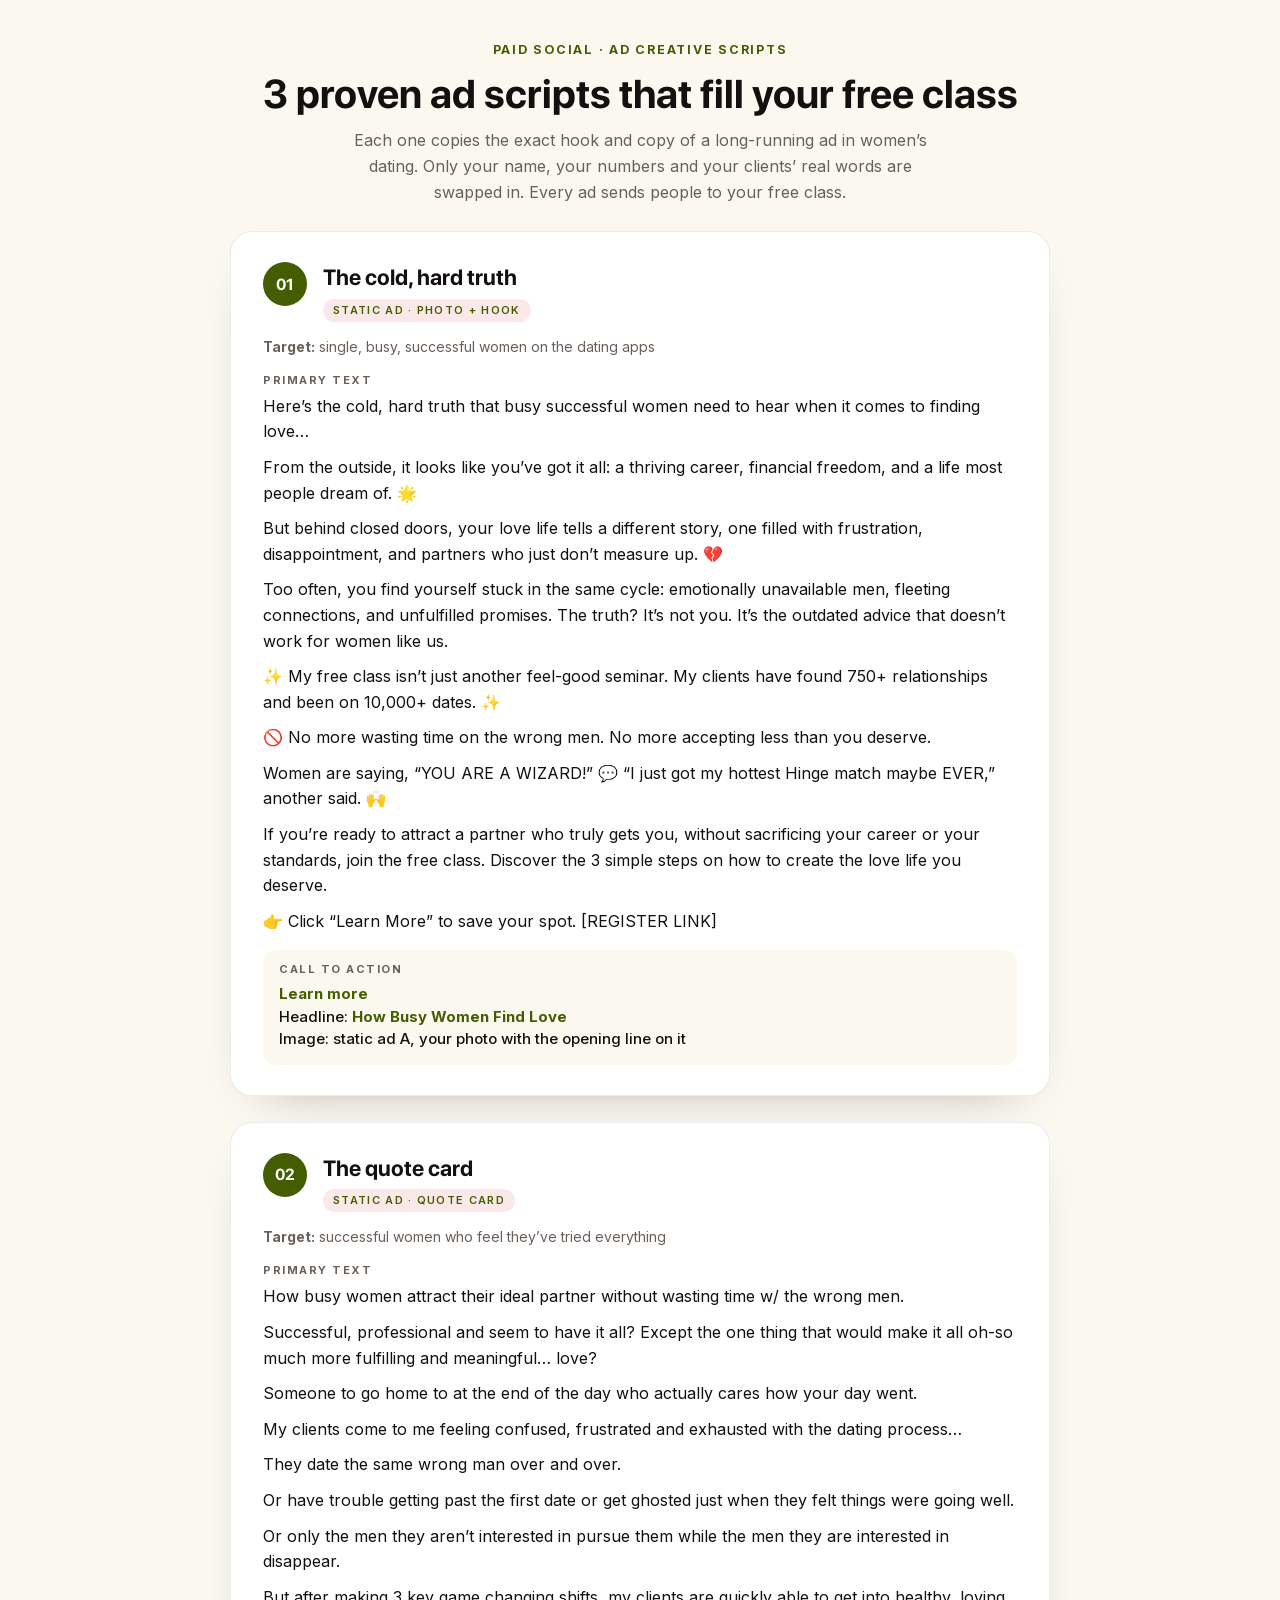
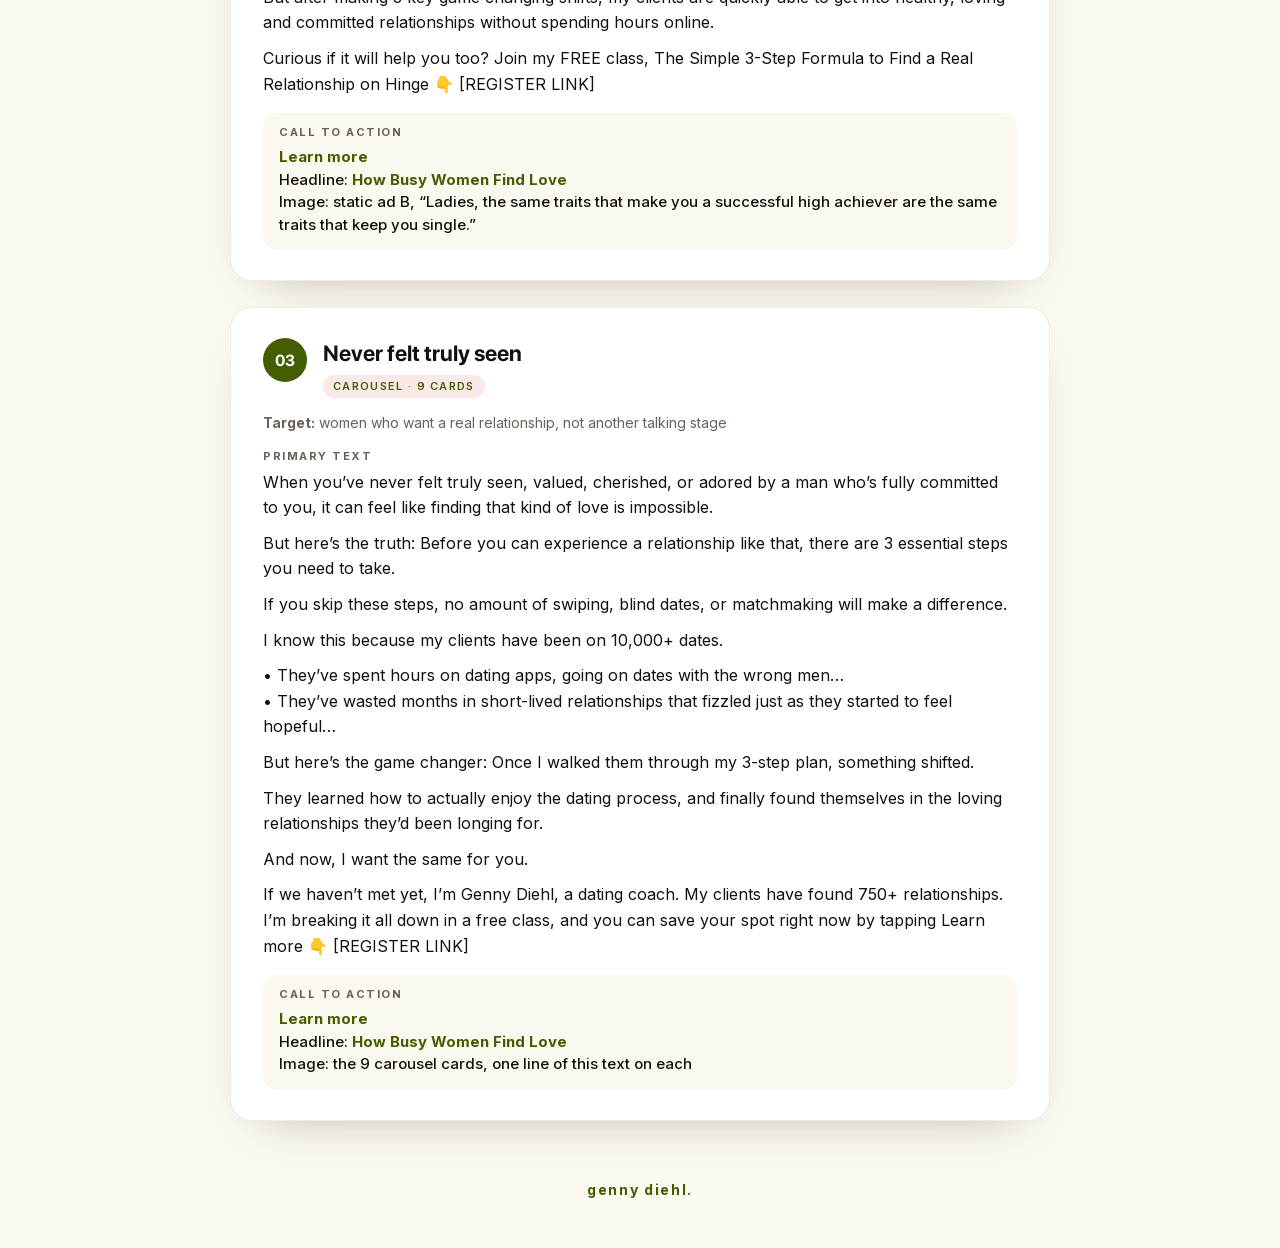
<file: ad-scripts/index.html>
<!doctype html>
<html lang="en">
<head>
  <meta charset="utf-8" />
  <meta name="viewport" content="width=device-width, initial-scale=1" />
  <title>Ad scripts · Genny Diehl</title>
  <meta name="robots" content="noindex" />
  <link rel="icon" href="../assets/img/favicon.png" type="image/png" />
  <link rel="apple-touch-icon" href="../assets/img/apple-touch-icon.png" />
    <style>
  @font-face{font-family:"SFD";src:url(../assets/fonts/sfpro-bold.woff2) format("woff2");font-weight:700;font-display:swap}
  @font-face{font-family:"Inter";src:url(../assets/fonts/inter-normal.woff2) format("woff2");font-weight:100 900;font-display:swap}
  :root{--accent:#435d00;--accent-ink:#fff;--display:SFD,Inter,sans-serif;--ease:cubic-bezier(.2,.7,.2,1);--ink:#141010;--muted:#6b5f5a;--r:18px;--w:1120px}
  html,body{background:#fbf8ef;color:#141010;margin:0;font-family:Inter,system-ui,sans-serif;overflow-x:hidden}
  .sa__intro{text-align:center;padding:44px 16px 12px}
  .eyebrow{color:#435d00;font:700 .78rem/1 Inter,sans-serif;letter-spacing:.14em;text-transform:uppercase;margin:0}
  .sa__title{font:700 clamp(28px,5vw,40px)/1.1 SFD,Inter,sans-serif;margin:.4em 0 .3em}
  .sa__note{color:#6b5f5a;max-width:580px;margin:0 auto 14px;font:400 16px/1.6 Inter,sans-serif}
  .hint{text-align:center;color:#6b5f5a;font:400 14px/1.5 Inter;padding:0 16px}
  .brandfoot{text-align:center;padding:34px 16px 50px;font:700 14px Inter;letter-spacing:.12em}
  .brandfoot b{color:#435d00}
  
  .wrap{max-width:820px;margin:0 auto;padding:0 16px}
  .ad{background:#fff;border:1px solid rgba(20,16,16,.08);border-radius:22px;padding:30px 32px;margin:0 0 26px;box-shadow:0 20px 50px -34px rgba(20,16,16,.4)}
  .ad__head{display:flex;gap:16px;align-items:flex-start;margin-bottom:14px}
  .ad__num{flex:none;width:44px;height:44px;border-radius:50%;background:#435d00;color:#fff;display:grid;place-items:center;font:700 16px SFD,Inter}
  .ad__title{font:700 22px/1.25 SFD,Inter,sans-serif;margin:2px 0 6px}
  .ad__angle{display:inline-block;font:600 11px/1 Inter;letter-spacing:.12em;text-transform:uppercase;color:#435d00;background:#fbe9ea;border-radius:99px;padding:6px 10px}
  .ad__target{font:400 14px/1.5 Inter;color:#6b5f5a;margin:0 0 16px}
  .ad__label{font:700 11px/1 Inter;letter-spacing:.14em;text-transform:uppercase;color:#6b5f5a;margin:18px 0 8px}
  .ad__body p{margin:0 0 10px;font:400 16px/1.6 Inter;color:#141010}
  .ad__cta{margin-top:16px;padding:14px 16px;border-radius:14px;background:#fbf8ef;font:500 15px/1.5 Inter}
  .ad__cta b{color:#435d00}
  </style>
</head>
<body>
  <main class="page">
    <div class="sa__intro">
      <p class="eyebrow">Paid social · Ad creative scripts</p>
      <h1 class="sa__title">3 proven ad scripts that fill your free class</h1>
      <p class="sa__note">Each one copies the exact hook and copy of a long-running ad in women&rsquo;s dating. Only your name, your numbers and your clients&rsquo; real words are swapped in. Every ad sends people to your free class.</p>
    </div>
    <div class="wrap"><article class="ad"><div class="ad__head"><span class="ad__num">01</span><div><h2 class="ad__title">The cold, hard truth</h2><span class="ad__angle">Static ad &middot; photo + hook</span></div></div>
<p class="ad__target"><b>Target:</b> single, busy, successful women on the dating apps</p><p class="ad__label">Primary text</p><div class="ad__body"><p>Here&rsquo;s the cold, hard truth that busy successful women need to hear when it comes to finding love&hellip;</p><p>From the outside, it looks like you&rsquo;ve got it all: a thriving career, financial freedom, and a life most people dream of. &#127775;</p><p>But behind closed doors, your love life tells a different story, one filled with frustration, disappointment, and partners who just don&rsquo;t measure up. &#128148;</p><p>Too often, you find yourself stuck in the same cycle: emotionally unavailable men, fleeting connections, and unfulfilled promises. The truth? It&rsquo;s not you. It&rsquo;s the outdated advice that doesn&rsquo;t work for women like us.</p><p>&#10024; My free class isn&rsquo;t just another feel-good seminar. My clients have found 750+ relationships and been on 10,000+ dates. &#10024;</p><p>&#128683; No more wasting time on the wrong men. No more accepting less than you deserve.</p><p>Women are saying, &ldquo;YOU ARE A WIZARD!&rdquo; &#128172; &ldquo;I just got my hottest Hinge match maybe EVER,&rdquo; another said. &#128588;</p><p>If you&rsquo;re ready to attract a partner who truly gets you, without sacrificing your career or your standards, join the free class. Discover the 3 simple steps on how to create the love life you deserve.</p><p>&#128073; Click &ldquo;Learn More&rdquo; to save your spot. [REGISTER LINK]</p></div><div class="ad__cta"><p class="ad__label" style="margin-top:0">Call to action</p><b>Learn more</b><br>Headline: <b>How Busy Women Find Love</b><br>Image: static ad A, your photo with the opening line on it</div></article>
<article class="ad"><div class="ad__head"><span class="ad__num">02</span><div><h2 class="ad__title">The quote card</h2><span class="ad__angle">Static ad &middot; quote card</span></div></div>
<p class="ad__target"><b>Target:</b> successful women who feel they&rsquo;ve tried everything</p><p class="ad__label">Primary text</p><div class="ad__body"><p>How busy women attract their ideal partner without wasting time w/ the wrong men.</p><p>Successful, professional and seem to have it all? Except the one thing that would make it all oh-so much more fulfilling and meaningful&hellip; love?</p><p>Someone to go home to at the end of the day who actually cares how your day went.</p><p>My clients come to me feeling confused, frustrated and exhausted with the dating process&hellip;</p><p>They date the same wrong man over and over.</p><p>Or have trouble getting past the first date or get ghosted just when they felt things were going well.</p><p>Or only the men they aren&rsquo;t interested in pursue them while the men they are interested in disappear.</p><p>But after making 3 key game changing shifts, my clients are quickly able to get into healthy, loving and committed relationships without spending hours online.</p><p>Curious if it will help you too? Join my FREE class, The Simple 3-Step Formula to Find a Real Relationship on Hinge &#128071; [REGISTER LINK]</p></div><div class="ad__cta"><p class="ad__label" style="margin-top:0">Call to action</p><b>Learn more</b><br>Headline: <b>How Busy Women Find Love</b><br>Image: static ad B, &ldquo;Ladies, the same traits that make you a successful high achiever are the same traits that keep you single.&rdquo;</div></article>
<article class="ad"><div class="ad__head"><span class="ad__num">03</span><div><h2 class="ad__title">Never felt truly seen</h2><span class="ad__angle">Carousel &middot; 9 cards</span></div></div>
<p class="ad__target"><b>Target:</b> women who want a real relationship, not another talking stage</p><p class="ad__label">Primary text</p><div class="ad__body"><p>When you&rsquo;ve never felt truly seen, valued, cherished, or adored by a man who&rsquo;s fully committed to you, it can feel like finding that kind of love is impossible.</p><p>But here&rsquo;s the truth: Before you can experience a relationship like that, there are 3 essential steps you need to take.</p><p>If you skip these steps, no amount of swiping, blind dates, or matchmaking will make a difference.</p><p>I know this because my clients have been on 10,000+ dates.</p><p>&bull; They&rsquo;ve spent hours on dating apps, going on dates with the wrong men&hellip;<br>&bull; They&rsquo;ve wasted months in short-lived relationships that fizzled just as they started to feel hopeful&hellip;</p><p>But here&rsquo;s the game changer: Once I walked them through my 3-step plan, something shifted.</p><p>They learned how to actually enjoy the dating process, and finally found themselves in the loving relationships they&rsquo;d been longing for.</p><p>And now, I want the same for you.</p><p>If we haven&rsquo;t met yet, I&rsquo;m Genny Diehl, a dating coach. My clients have found 750+ relationships. I&rsquo;m breaking it all down in a free class, and you can save your spot right now by tapping Learn more &#128071; [REGISTER LINK]</p></div><div class="ad__cta"><p class="ad__label" style="margin-top:0">Call to action</p><b>Learn more</b><br>Headline: <b>How Busy Women Find Love</b><br>Image: the 9 carousel cards, one line of this text on each</div></article>
</div>
  </main>
  <footer class="brandfoot"><b>genny diehl.</b></footer>
</body>
</html>
</file>
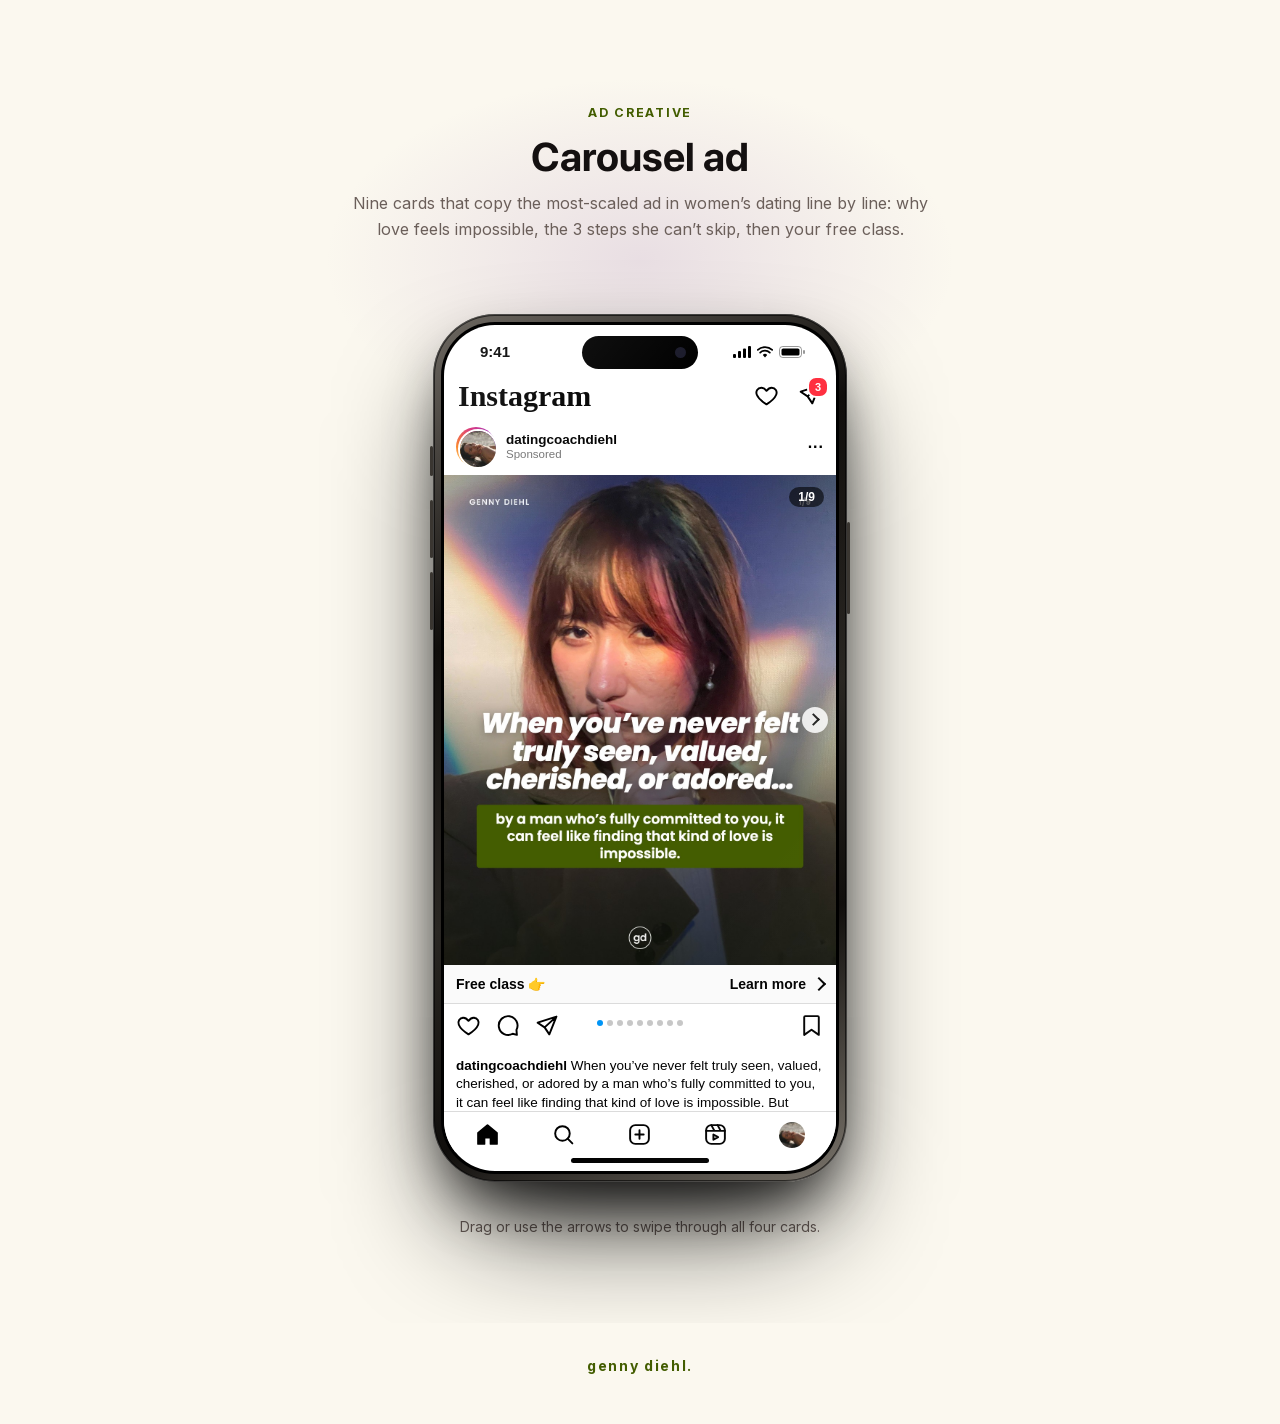
<file: carousel/index.html>
<!doctype html>
<html lang="en">
<head>
  <meta charset="utf-8" />
  <meta name="viewport" content="width=device-width, initial-scale=1" />
  <title>Carousel ad · Genny Diehl</title>
  <meta name="robots" content="noindex" />
  <link rel="icon" href="../assets/img/favicon.png" type="image/png" />
  <link rel="apple-touch-icon" href="../assets/img/apple-touch-icon.png" />
  <link rel="stylesheet" href="../assets/phone.css" />
  <style>
  @font-face{font-family:"SFD";src:url(../assets/fonts/sfpro-bold.woff2) format("woff2");font-weight:700;font-display:swap}
  @font-face{font-family:"Inter";src:url(../assets/fonts/inter-normal.woff2) format("woff2");font-weight:100 900;font-display:swap}
  :root{--accent:#435d00;--accent-ink:#fff;--display:SFD,Inter,sans-serif;--ease:cubic-bezier(.2,.7,.2,1);--ink:#141010;--muted:#6b5f5a;--r:18px;--w:1120px}
  html,body{background:#fbf8ef;color:#141010;margin:0;font-family:Inter,system-ui,sans-serif;overflow-x:hidden}
  .sa__intro{text-align:center;padding:44px 16px 12px}
  .eyebrow{color:#435d00;font:700 .78rem/1 Inter,sans-serif;letter-spacing:.14em;text-transform:uppercase;margin:0}
  .sa__title{font:700 clamp(28px,5vw,40px)/1.1 SFD,Inter,sans-serif;margin:.4em 0 .3em}
  .sa__note{color:#6b5f5a;max-width:580px;margin:0 auto 14px;font:400 16px/1.6 Inter,sans-serif}
  .hint{text-align:center;color:#6b5f5a;font:400 14px/1.5 Inter;padding:0 16px}
  .brandfoot{text-align:center;padding:34px 16px 50px;font:700 14px Inter;letter-spacing:.12em}
  .brandfoot b{color:#435d00}
  </style>
<script>try{if("scrollRestoration" in history)history.scrollRestoration="manual"}catch(e){}addEventListener("load",function(){if(!location.hash){scrollTo(0,0)}});</script>
</head>
<body>
  <main class="page">
    <section class="sa">
      <div class="sa__glow" aria-hidden="true"></div>
      <div class="sa__intro">
        <p class="eyebrow">Ad creative</p>
        <h1 class="sa__title">Carousel ad</h1>
        <p class="sa__note">Nine cards that copy the most-scaled ad in women&rsquo;s dating line by line: why love feels impossible, the 3 steps she can&rsquo;t skip, then your free class.</p>
      </div>
      <div class="stage">
        <div class="phone-wrap" id="pw">
          <div class="iphone">
            <span class="btn-side l" style="top:132px;height:30px"></span><span class="btn-side l" style="top:186px;height:58px"></span><span class="btn-side l" style="top:258px;height:58px"></span><span class="btn-side r" style="top:208px;height:92px"></span>
            <div class="screen">
              <div class="status"><span>9:41</span><span class="island"></span><span class="ic"><svg viewBox="0 0 18 12"><rect x="0" y="8" width="3" height="4" rx="1" fill="#000"/><rect x="5" y="5" width="3" height="7" rx="1" fill="#000"/><rect x="10" y="2.5" width="3" height="9.5" rx="1" fill="#000"/><rect x="15" y="0" width="3" height="12" rx="1" fill="#000"/></svg><svg viewBox="0 0 16 12"><path d="M8 11.5l2.2-2.6a3.2 3.2 0 0 0-4.4 0z" fill="#000"/><path d="M3.2 6.6a6.8 6.8 0 0 1 9.6 0" stroke="#000" stroke-width="1.8" fill="none" stroke-linecap="round"/><path d="M.8 3.9a10.5 10.5 0 0 1 14.4 0" stroke="#000" stroke-width="1.8" fill="none" stroke-linecap="round"/></svg><svg viewBox="0 0 27 12"><rect x=".5" y=".5" width="22" height="11" rx="3.2" fill="none" stroke="#000" opacity=".4"/><rect x="2.5" y="2.5" width="18" height="7" rx="1.6" fill="#000"/><rect x="24" y="4" width="2" height="4" rx="1" fill="#000" opacity=".4"/></svg></span></div>
              <div class="ig-top"><span class="ig-logo">Instagram</span><span class="ic"><svg viewBox="0 0 24 24"><path d="M12 20.5s-7.5-4.6-9.3-9.2C1.4 8 3.4 4.5 7 4.5c2.1 0 3.6 1.2 5 3 1.4-1.8 2.9-3 5-3 3.6 0 5.6 3.5 4.3 6.8-1.8 4.6-9.3 9.2-9.3 9.2z"/></svg><span style="position:relative"><svg viewBox="0 0 24 24"><path d="M21.5 3.5L10.2 13.8M21.5 3.5l-6.8 17-4.5-6.7-6.7-4.5z"/></svg><span class="ig-badge">3</span></span></span></div>
              <div class="feed">
                <div class="post-head"><span class="avatar-ring"><img src="../assets/img/profile/pfp.jpg" alt="" /></span><span class="who"><b>datingcoachdiehl</b><small>Sponsored</small></span><span class="dots3">&middot;&middot;&middot;</span></div>
                <div class="post-media post-media--car" style="aspect-ratio:4/5"><div class="ctrack" id="ctrack"><img src="../assets/img/ads/car-1.jpg?v=4" alt="Slide 1" draggable="false" /><img src="../assets/img/ads/car-2.jpg?v=4" alt="Slide 2" draggable="false" /><img src="../assets/img/ads/car-3.jpg?v=4" alt="Slide 3" draggable="false" /><img src="../assets/img/ads/car-4.jpg?v=4" alt="Slide 4" draggable="false" /><img src="../assets/img/ads/car-5.jpg?v=4" alt="Slide 5" draggable="false" /><img src="../assets/img/ads/car-6.jpg?v=4" alt="Slide 6" draggable="false" /><img src="../assets/img/ads/car-7.jpg?v=4" alt="Slide 7" draggable="false" /><img src="../assets/img/ads/car-8.jpg?v=4" alt="Slide 8" draggable="false" /><img src="../assets/img/ads/car-9.jpg?v=4" alt="Slide 9" draggable="false" /></div><button class="cnav prev" id="cprev" type="button" aria-label="Previous" disabled></button><button class="cnav next" id="cnext" type="button" aria-label="Next"></button><span class="ig-count"><span id="ccur">1</span>/9</span></div><a class="cta-strip" href="../register/" target="_blank" rel="noopener"><span id="ctitle">Free class &#128073;</span><span style="display:flex;align-items:center;gap:8px;font-weight:600">Learn more<i></i></span></a>
                <div class="actions"><svg viewBox="0 0 24 24"><path d="M12 20.5s-7.5-4.6-9.3-9.2C1.4 8 3.4 4.5 7 4.5c2.1 0 3.6 1.2 5 3 1.4-1.8 2.9-3 5-3 3.6 0 5.6 3.5 4.3 6.8-1.8 4.6-9.3 9.2-9.3 9.2z"/></svg><svg viewBox="0 0 24 24"><path d="M20.6 16.2A9 9 0 1 0 17 19.9L21 21z"/></svg><svg viewBox="0 0 24 24"><path d="M21.5 3.5L10.2 13.8M21.5 3.5l-6.8 17-4.5-6.7-6.7-4.5z"/></svg><span class="cdots" id="cdots"><span class="on"></span><span></span><span></span><span></span><span></span><span></span><span></span><span></span><span></span></span><span class="spacer"></span><svg viewBox="0 0 24 24"><path d="M19 21l-7-5-7 5V4a1 1 0 0 1 1-1h12a1 1 0 0 1 1 1z"/></svg></div>
                
                <p class="caption"><b>datingcoachdiehl</b> When you&rsquo;ve never felt truly seen, valued, cherished, or adored by a man who&rsquo;s fully committed to you, it can feel like finding that kind of love is impossible. But here&rsquo;s the truth: Before you can experience a relationship like that, there are 3 essential steps you need to take. If you skip these steps, no amount of swiping, blind dates, or matchmaking will make a difference. I know this because my clients have been on 10,000+ dates. They&rsquo;ve spent hours on dating apps, going on dates with the wrong men&hellip; They&rsquo;ve wasted months in short-lived relationships that fizzled just as they started to feel hopeful&hellip; But here&rsquo;s the game changer: Once I walked them through my 3-step plan, something shifted. And now, I want the same for you. If we haven&rsquo;t met yet, I&rsquo;m Genny Diehl, a dating coach. My clients have found 750+ relationships. I&rsquo;m breaking it all down in a free class, and you can save your spot right now by tapping Learn more &#128071; <span class="more">... more</span></p>
                
                <p class="stamp">2 hours ago</p>
              </div>
              <div class="tabbar"><svg viewBox="0 0 24 24"><path d="M3 10.5L12 3l9 7.5V21h-6v-6H9v6H3z" fill="#000"/></svg><svg viewBox="0 0 24 24"><circle cx="11" cy="11" r="7"/><path d="M20.5 20.5l-4.5-4.5"/></svg><svg viewBox="0 0 24 24"><rect x="3" y="3" width="18" height="18" rx="5"/><path d="M12 8v8M8 12h8"/></svg><svg viewBox="0 0 24 24"><rect x="3" y="3" width="18" height="18" rx="5"/><path d="M3 8.5h18M8 3l3 5.5M14 3l3 5.5M10 12v5l4.5-2.5z"/></svg><img class="me" src="../assets/img/profile/pfp.jpg" alt="" /></div>
              <div class="homebar"></div>
            </div>
          </div>
          
        </div>
      </div>
      <p class="hint">Drag or use the arrows to swipe through all four cards.</p>
    </section>
  </main>
  <footer class="brandfoot"><b>genny diehl.</b></footer>
  <script>
(function(){var T=["Free class &#128073;","Free class &#128073;","Free class &#128073;","Free class &#128073;","Free class &#128073;","Free class &#128073;","Free class &#128073;","Free class &#128073;","Save your spot &#128073;"];var t=document.getElementById("ctrack"),p=document.getElementById("cprev"),n=document.getElementById("cnext"),c=document.getElementById("ccur"),d=document.querySelectorAll("#cdots span"),w=document.getElementById("pw");
function cur(){return Math.round(t.scrollLeft/t.clientWidth);}
function upd(){var i=cur();c.textContent=i+1;p.disabled=i===0;n.disabled=i===8;document.getElementById("ctitle").innerHTML=T[i];d.forEach(function(s,k){s.classList.toggle("on",k===i)});if(i>0)w.classList.add("swiped");}
function go(i){t.scrollTo({left:i*t.clientWidth,behavior:"smooth"});}
p.onclick=function(){go(cur()-1)};n.onclick=function(){go(cur()+1)};t.addEventListener("scroll",function(){requestAnimationFrame(upd)});
document.addEventListener("keydown",function(e){if(e.key==="ArrowRight")go(cur()+1);if(e.key==="ArrowLeft")go(cur()-1);});
var down=false,sx=0,sl=0;t.addEventListener("pointerdown",function(e){if(e.pointerType!=="mouse")return;down=true;sx=e.clientX;sl=t.scrollLeft;t.style.scrollSnapType="none";});
window.addEventListener("pointermove",function(e){if(down)t.scrollLeft=sl-(e.clientX-sx);});
window.addEventListener("pointerup",function(e){if(!down)return;down=false;t.style.scrollSnapType="";var dx=e.clientX-sx;var i=Math.round(sl/t.clientWidth)+(dx<-40?1:dx>40?-1:0);go(Math.max(0,Math.min(8,i)));});})();
</script>
</body>
</html>
</file>
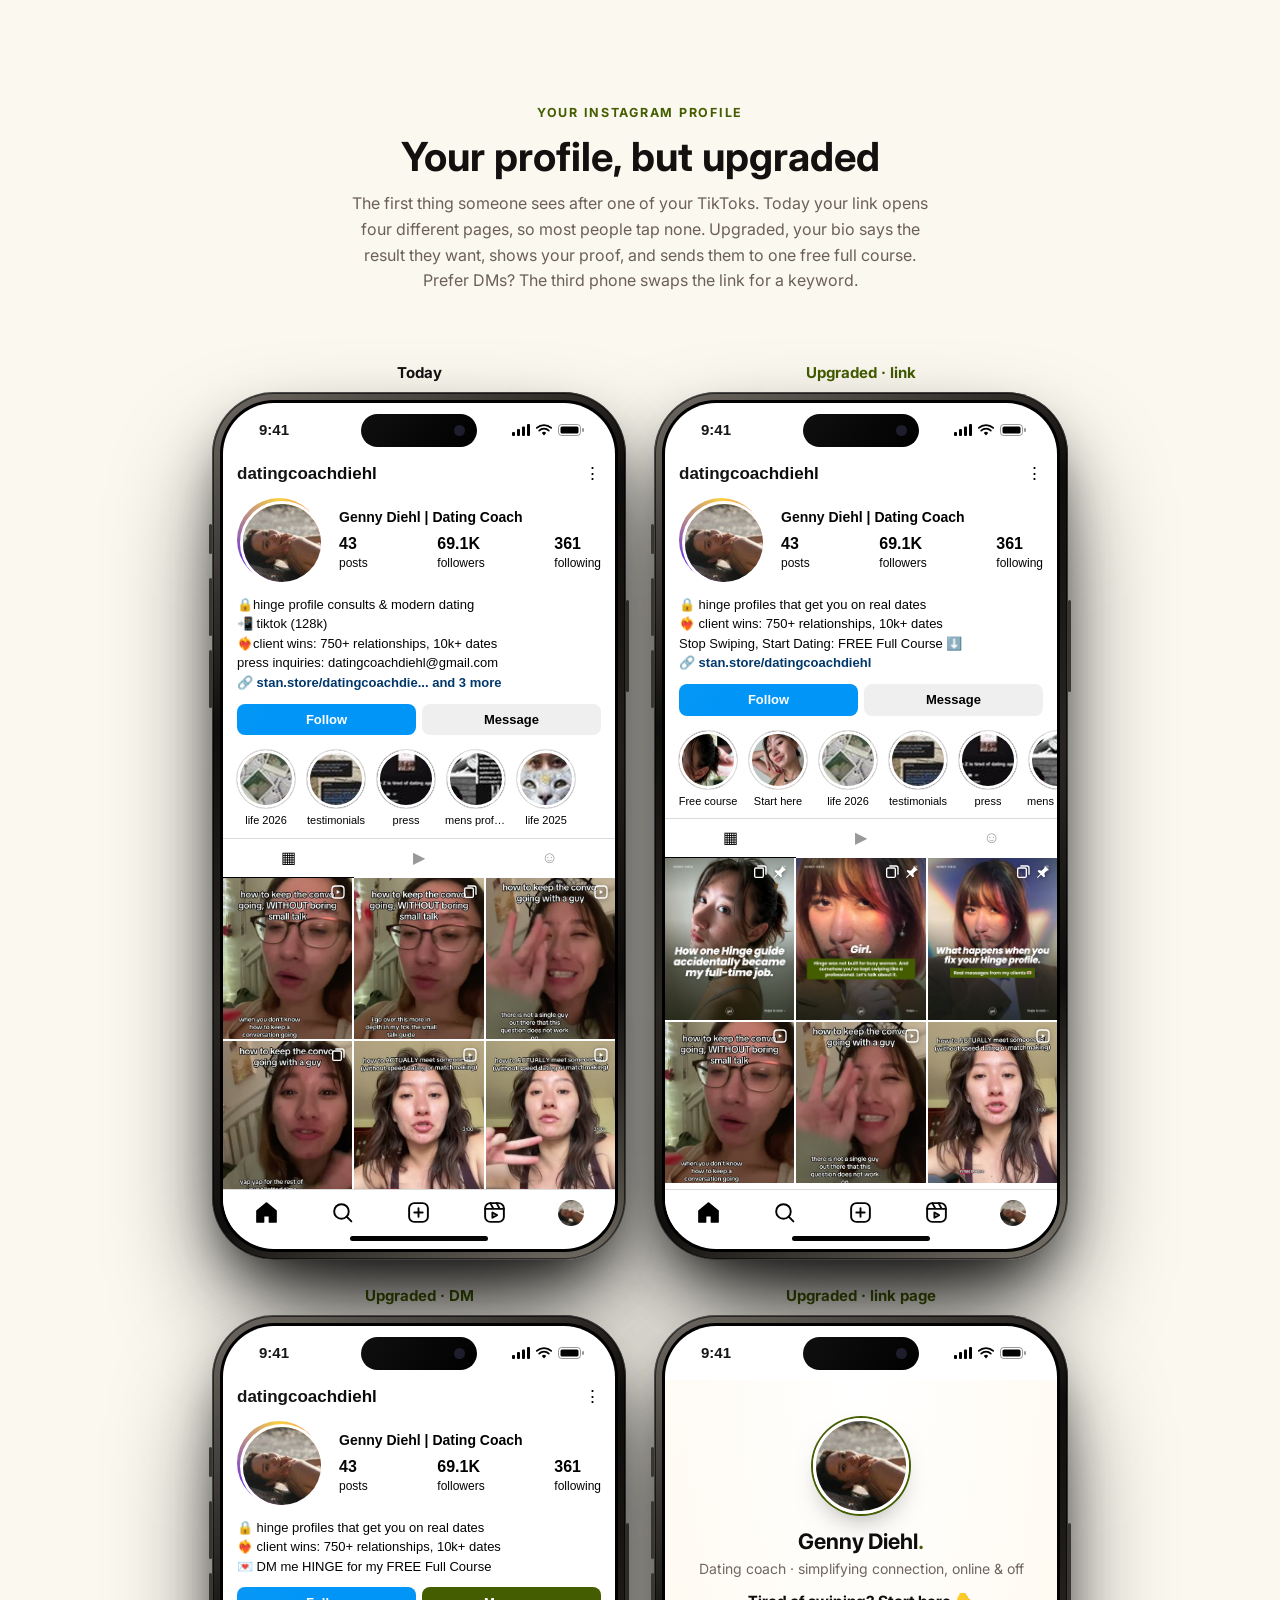
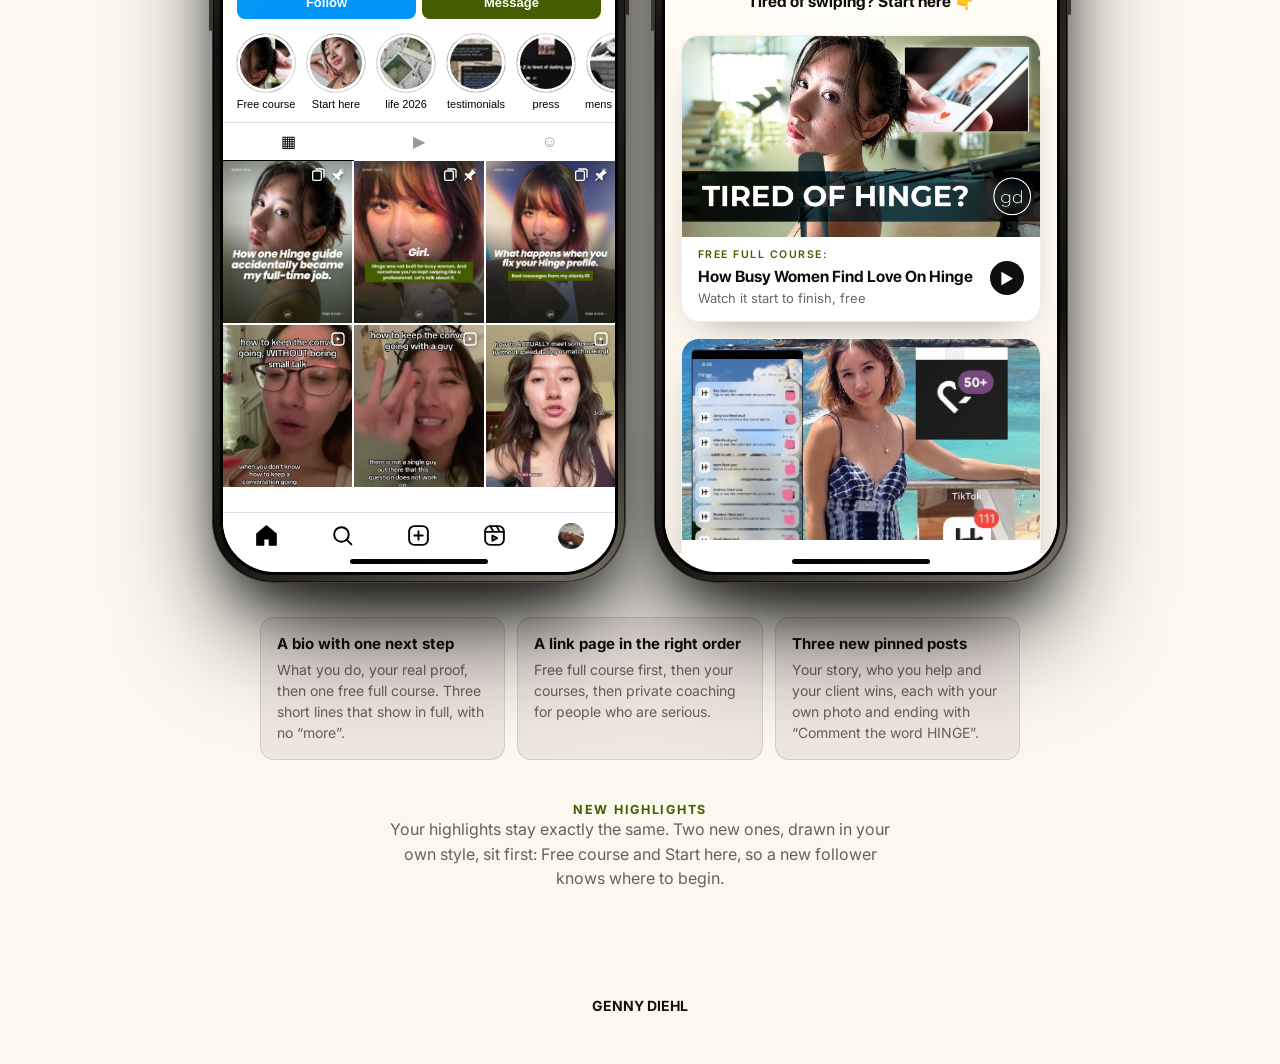
<file: ig-profile/index.html>
<!doctype html>
<html lang="en">
<head>
  <meta charset="utf-8" />
  <meta name="viewport" content="width=device-width, initial-scale=1" />
  <title>Instagram profile &middot; Genny Diehl</title>
  <meta name="robots" content="noindex" />
  <link rel="icon" href="../assets/img/favicon.png" type="image/png" />
  <link rel="apple-touch-icon" href="../assets/img/apple-touch-icon.png" />
  <link rel="preconnect" href="https://fonts.googleapis.com" /><link href="https://fonts.googleapis.com/css2?family=Inter:wght@400;600;700&display=swap" rel="stylesheet" />
  <style>@font-face{font-family:"SF Pro Display Bold";src:url("https://framerusercontent.com/assets/e2xSj9IcJ8dsIvELAZDx3LfWno.woff2");font-display:swap;font-weight:700}</style>
  <link rel="stylesheet" href="../assets/phone-prof.css" />
  <style>
  html,body{background:#fbf8ef;color:#141010;margin:0}
  .sa__intro{text-align:center;padding:44px 16px 12px}
  .eyebrow{color:#435d00;font:700 .78rem/1 Inter,sans-serif;letter-spacing:.14em;text-transform:uppercase;margin:0}
  .sa__title{font:700 clamp(28px,5vw,40px)/1.1 "SF Pro Display Bold",Inter,sans-serif;margin:.4em 0 .3em;color:#141010}
  .sa__note{color:#6b5f5a;max-width:580px;margin:0 auto 14px;font:400 16px/1.6 Inter,sans-serif}
  .ads2{display:flex;flex-wrap:wrap;justify-content:center;gap:28px}.stage .ads2{width:min(1280px,calc(100vw - 32px))}.ads2>div{min-width:0}
  .adlab{text-align:center;font:700 15px/1 Inter,sans-serif;color:#141010;margin:0 0 12px}.adlab.new{color:#435d00}
  .why{max-width:760px;margin:34px auto 0;padding:0 16px;display:grid;grid-template-columns:repeat(3,minmax(0,1fr));gap:12px}
  .why div{background:#efe6e1;border:1px solid rgba(67,93,0,.16);border-radius:14px;padding:16px}
  .why b{display:block;font:700 15px/1.3 "SF Pro Display Bold",Inter,sans-serif;margin-bottom:6px}.why span{font:400 14px/1.5 Inter,sans-serif;color:#6b5f5a}
  @media(max-width:700px){.why{grid-template-columns:1fr}}
  .brandfoot{text-align:center;padding:34px 16px 50px;color:#6b5f5a;font:400 14px Inter,sans-serif}.brandfoot b{color:#141010}
  .hli i{font-size:18px}
  </style>
<style>
.feed--prof{overflow:hidden}.prof{font:13px/1.35 -apple-system,"Helvetica Neue",Arial,sans-serif;color:#000;background:#fff}
.ptop{display:flex;justify-content:space-between;padding:6px 14px 8px;font-size:17px}.ptop b{font-weight:700}
.phead{display:flex;align-items:center;gap:18px;padding:4px 14px}.pav{width:78px;height:78px;border-radius:50%;padding:3px;background:conic-gradient(#f9ce34,#ee2a7b,#6228d7,#f9ce34);flex:none}
.pav img{width:100%;height:100%;border-radius:50%;object-fit:cover;border:3px solid #fff}
.pright{flex:1;min-width:0;display:flex;flex-direction:column;gap:6px}.pname{font-size:14px}.pstats{display:flex;justify-content:space-between}.pstats span{align-items:flex-start!important}.pstats span{display:flex;flex-direction:column;align-items:center;font-size:12px}.pstats b{font-size:16px}
.pbio{padding:8px 14px 0}.pbio p{margin:2px 0}.pcat{color:#555}.plink{color:#00376b;font-weight:600;word-break:break-all}
.pbtn{display:flex;gap:6px;padding:10px 14px}.pbtn span{flex:1;text-align:center;background:#efefef;border-radius:8px;padding:7px 0;font-weight:600}.pbtn .fol{background:#0095f6;color:#fff}
.hl{display:flex;gap:12px;padding:4px 14px 10px;overflow:hidden}.hli{display:flex;flex-direction:column;align-items:center;gap:4px;width:58px;flex:none}
.hli i{width:58px;height:58px;border-radius:50%;border:1px solid #dbdbdb;box-shadow:inset 0 0 0 3px #fff;display:flex;align-items:center;justify-content:center;color:#fff;font-style:normal;font-size:20px}
.hli b{font-weight:400;font-size:11px;white-space:nowrap;overflow:hidden;text-overflow:ellipsis;max-width:62px}
.ptabs{display:flex;border-top:1px solid #dbdbdb}.ptabs span{flex:1;text-align:center;padding:8px 0;color:#999;font-size:16px}.ptabs .on{color:#000;border-bottom:1px solid #000}
.grid3{display:grid;grid-template-columns:repeat(3,1fr);gap:2px}.gc{position:relative;aspect-ratio:4/5;overflow:hidden;background:#eee}.gc img{width:100%;height:100%;object-fit:cover;display:block}
.gc .pin,.gc .rl{position:absolute;top:6px;right:6px;width:16px;height:16px;filter:drop-shadow(0 1px 2px rgba(0,0,0,.5))}.gc .rl{right:6px}.gc .pin+.rl{right:26px}
</style>
<style>.sh{max-width:900px;margin:44px auto 0;padding:0 20px;text-align:center}.sh__row{display:flex;gap:14px;justify-content:center;margin:16px 0 14px}.sh__row img{width:min(30%,220px);aspect-ratio:9/16;object-fit:cover;border-radius:14px;box-shadow:0 18px 36px -22px rgba(30,26,34,.45)}.sh__note{font-family:Inter,sans-serif;color:var(--muted,#6b5f5a);max-width:520px;margin:0 auto;line-height:1.55}</style>
</head>
<body>
  <main class="page">
    <section class="sa">
      <div class="sa__intro">
        <p class="eyebrow">Your Instagram profile</p>
        <h1 class="sa__title">Your profile, but upgraded</h1>
        <p class="sa__note">The first thing someone sees after one of your TikToks. Today your link opens four different pages, so most people tap none. Upgraded, your bio says the result they want, shows your proof, and sends them to one free full course. Prefer DMs? The third phone swaps the link for a keyword.</p>
      </div>
      <div class="stage"><div class="ads2"><div class="adcol"><p class="adlab">Today</p><div class="phone-wrap" id="pf1"><div class="iphone"><span class="btn-side l" style="top:132px;height:30px"></span><span class="btn-side l" style="top:186px;height:58px"></span><span class="btn-side l" style="top:258px;height:58px"></span><span class="btn-side r" style="top:208px;height:92px"></span><div class="screen"><div class="status"><span>9:41</span><span class="island"></span><span class="ic"><svg viewBox="0 0 18 12"><rect x="0" y="8" width="3" height="4" rx="1" fill="#000"/><rect x="5" y="5" width="3" height="7" rx="1" fill="#000"/><rect x="10" y="2.5" width="3" height="9.5" rx="1" fill="#000"/><rect x="15" y="0" width="3" height="12" rx="1" fill="#000"/></svg><svg viewBox="0 0 16 12"><path d="M8 11.5l2.2-2.6a3.2 3.2 0 0 0-4.4 0z" fill="#000"/><path d="M3.2 6.6a6.8 6.8 0 0 1 9.6 0" stroke="#000" stroke-width="1.8" fill="none" stroke-linecap="round"/><path d="M.8 3.9a10.5 10.5 0 0 1 14.4 0" stroke="#000" stroke-width="1.8" fill="none" stroke-linecap="round"/></svg><svg viewBox="0 0 27 12"><rect x=".5" y=".5" width="22" height="11" rx="3.2" fill="none" stroke="#000" opacity=".4"/><rect x="2.5" y="2.5" width="18" height="7" rx="1.6" fill="#000"/><rect x="24" y="4" width="2" height="4" rx="1" fill="#000" opacity=".4"/></svg></span></div>
              <div class="feed feed--prof"><div class="prof">
  <div class="ptop"><b>datingcoachdiehl</b><span>&#8942;</span></div>
  <div class="phead"><span class="pav"><img src="../assets/img/profile/pfp.jpg" alt=""></span>
    <div class="pright"><b class="pname">Genny Diehl | Dating Coach</b><div class="pstats"><span><b>43</b>posts</span><span><b>69.1K</b>followers</span><span><b>361</b>following</span></div></div></div>
  <div class="pbio"><p>&#128274;hinge profile consults &amp; modern dating</p><p>&#128242; tiktok (128k)</p><p>&#10084;&#65039;&#8205;&#128293;client wins: 750+ relationships, 10k+ dates</p><p>press inquiries: datingcoachdiehl@gmail.com</p><p class="plink">&#128279; stan.store/datingcoachdie... and 3 more</p></div>
  <div class="pbtn"><span class="fol">Follow</span><span>Message</span></div>
  <div class="hl"><span class="hli"><i style="background:url(../assets/img/profile/hl0.jpg) center/cover"></i><b>life 2026</b></span><span class="hli"><i style="background:url(../assets/img/profile/hl1.jpg) center/cover"></i><b>testimonials</b></span><span class="hli"><i style="background:url(../assets/img/profile/hl2.jpg) center/cover"></i><b>press</b></span><span class="hli"><i style="background:url(../assets/img/profile/hl3.jpg) center/cover"></i><b>mens profiles</b></span><span class="hli"><i style="background:url(../assets/img/profile/hl4.jpg) center/cover"></i><b>life 2025</b></span></div>
  <div class="ptabs"><span class="on">&#9638;</span><span>&#9654;</span><span>&#9786;</span></div>
  <div class="grid3"><span class="gc"><svg class="rl" viewBox="0 0 24 24"><rect x="3" y="3" width="18" height="18" rx="5" fill="none" stroke="#fff" stroke-width="2"/><path d="M10 9v6l5-3z" fill="#fff"/></svg><img src="../assets/img/profile/g1.jpg" alt=""></span><span class="gc"><svg class="rl" viewBox="0 0 24 24"><rect x="4" y="6" width="13" height="14" rx="2" fill="none" stroke="#fff" stroke-width="2"/><path d="M8 3h10a3 3 0 0 1 3 3v10" fill="none" stroke="#fff" stroke-width="2"/></svg><img src="../assets/img/profile/g2.jpg" alt=""></span><span class="gc"><svg class="rl" viewBox="0 0 24 24"><rect x="3" y="3" width="18" height="18" rx="5" fill="none" stroke="#fff" stroke-width="2"/><path d="M10 9v6l5-3z" fill="#fff"/></svg><img src="../assets/img/profile/g3.jpg" alt=""></span><span class="gc"><svg class="rl" viewBox="0 0 24 24"><rect x="4" y="6" width="13" height="14" rx="2" fill="none" stroke="#fff" stroke-width="2"/><path d="M8 3h10a3 3 0 0 1 3 3v10" fill="none" stroke="#fff" stroke-width="2"/></svg><img src="../assets/img/profile/g4.jpg" alt=""></span><span class="gc"><svg class="rl" viewBox="0 0 24 24"><rect x="3" y="3" width="18" height="18" rx="5" fill="none" stroke="#fff" stroke-width="2"/><path d="M10 9v6l5-3z" fill="#fff"/></svg><img src="../assets/img/profile/g5.jpg" alt=""></span><span class="gc"><svg class="rl" viewBox="0 0 24 24"><rect x="3" y="3" width="18" height="18" rx="5" fill="none" stroke="#fff" stroke-width="2"/><path d="M10 9v6l5-3z" fill="#fff"/></svg><img src="../assets/img/profile/g6.jpg" alt=""></span></div>
</div></div><div class="tabbar"><svg viewBox="0 0 24 24"><path d="M3 10.5L12 3l9 7.5V21h-6v-6H9v6H3z" fill="#000"/></svg><svg viewBox="0 0 24 24"><circle cx="11" cy="11" r="7"/><path d="M20.5 20.5l-4.5-4.5"/></svg><svg viewBox="0 0 24 24"><rect x="3" y="3" width="18" height="18" rx="5"/><path d="M12 8v8M8 12h8"/></svg><svg viewBox="0 0 24 24"><rect x="3" y="3" width="18" height="18" rx="5"/><path d="M3 8.5h18M8 3l3 5.5M14 3l3 5.5M10 12v5l4.5-2.5z"/></svg><img class="me" src="../assets/img/profile/pfp.jpg" alt="" /></div>
              <div class="homebar"></div></div></div></div></div>
<div class="adcol"><p class="adlab new">Upgraded &middot; link</p><div class="phone-wrap" id="pf2"><div class="iphone"><span class="btn-side l" style="top:132px;height:30px"></span><span class="btn-side l" style="top:186px;height:58px"></span><span class="btn-side l" style="top:258px;height:58px"></span><span class="btn-side r" style="top:208px;height:92px"></span><div class="screen"><div class="status"><span>9:41</span><span class="island"></span><span class="ic"><svg viewBox="0 0 18 12"><rect x="0" y="8" width="3" height="4" rx="1" fill="#000"/><rect x="5" y="5" width="3" height="7" rx="1" fill="#000"/><rect x="10" y="2.5" width="3" height="9.5" rx="1" fill="#000"/><rect x="15" y="0" width="3" height="12" rx="1" fill="#000"/></svg><svg viewBox="0 0 16 12"><path d="M8 11.5l2.2-2.6a3.2 3.2 0 0 0-4.4 0z" fill="#000"/><path d="M3.2 6.6a6.8 6.8 0 0 1 9.6 0" stroke="#000" stroke-width="1.8" fill="none" stroke-linecap="round"/><path d="M.8 3.9a10.5 10.5 0 0 1 14.4 0" stroke="#000" stroke-width="1.8" fill="none" stroke-linecap="round"/></svg><svg viewBox="0 0 27 12"><rect x=".5" y=".5" width="22" height="11" rx="3.2" fill="none" stroke="#000" opacity=".4"/><rect x="2.5" y="2.5" width="18" height="7" rx="1.6" fill="#000"/><rect x="24" y="4" width="2" height="4" rx="1" fill="#000" opacity=".4"/></svg></span></div>
              <div class="feed feed--prof"><div class="prof">
  <div class="ptop"><b>datingcoachdiehl</b><span>&#8942;</span></div>
  <div class="phead"><span class="pav"><img src="../assets/img/profile/pfp.jpg" alt=""></span>
    <div class="pright"><b class="pname">Genny Diehl | Dating Coach</b><div class="pstats"><span><b>43</b>posts</span><span><b>69.1K</b>followers</span><span><b>361</b>following</span></div></div></div>
  <div class="pbio"><p>&#128274; hinge profiles that get you on real dates</p><p>&#10084;&#65039;&#8205;&#128293; client wins: 750+ relationships, 10k+ dates</p><p>Stop Swiping, Start Dating: FREE Full Course &#11015;&#65039;</p><p class="plink">&#128279; stan.store/datingcoachdiehl</p></div>
  <div class="pbtn"><span class="fol">Follow</span><span>Message</span></div>
  <div class="hl"><span class="hli"><i style="background:url(../assets/img/profile/hl-free.jpg) center/cover"></i><b>Free course</b></span><span class="hli"><i style="background:url(../assets/img/profile/hl-start.jpg) center/cover"></i><b>Start here</b></span><span class="hli"><i style="background:url(../assets/img/profile/hl0.jpg) center/cover"></i><b>life 2026</b></span><span class="hli"><i style="background:url(../assets/img/profile/hl1.jpg) center/cover"></i><b>testimonials</b></span><span class="hli"><i style="background:url(../assets/img/profile/hl2.jpg) center/cover"></i><b>press</b></span><span class="hli"><i style="background:url(../assets/img/profile/hl3.jpg) center/cover"></i><b>mens profiles</b></span><span class="hli"><i style="background:url(../assets/img/profile/hl4.jpg) center/cover"></i><b>life 2025</b></span></div>
  <div class="ptabs"><span class="on">&#9638;</span><span>&#9654;</span><span>&#9786;</span></div>
  <div class="grid3"><span class="gc"><svg class="pin" viewBox="0 0 24 24"><path d="M15 3l6 6-3 1-4 4 1 5-2 1-4-4-5 5-1-1 5-5-4-4 1-2 5 1 4-4z" fill="#fff"/></svg><svg class="rl" viewBox="0 0 24 24"><rect x="4" y="6" width="13" height="14" rx="2" fill="none" stroke="#fff" stroke-width="2"/><path d="M8 3h10a3 3 0 0 1 3 3v10" fill="none" stroke="#fff" stroke-width="2"/></svg><img src="../assets/img/post/pin1-1.jpg?v=1" alt=""></span><span class="gc"><svg class="pin" viewBox="0 0 24 24"><path d="M15 3l6 6-3 1-4 4 1 5-2 1-4-4-5 5-1-1 5-5-4-4 1-2 5 1 4-4z" fill="#fff"/></svg><svg class="rl" viewBox="0 0 24 24"><rect x="4" y="6" width="13" height="14" rx="2" fill="none" stroke="#fff" stroke-width="2"/><path d="M8 3h10a3 3 0 0 1 3 3v10" fill="none" stroke="#fff" stroke-width="2"/></svg><img src="../assets/img/post/pin2-1.jpg?v=1" alt=""></span><span class="gc"><svg class="pin" viewBox="0 0 24 24"><path d="M15 3l6 6-3 1-4 4 1 5-2 1-4-4-5 5-1-1 5-5-4-4 1-2 5 1 4-4z" fill="#fff"/></svg><svg class="rl" viewBox="0 0 24 24"><rect x="4" y="6" width="13" height="14" rx="2" fill="none" stroke="#fff" stroke-width="2"/><path d="M8 3h10a3 3 0 0 1 3 3v10" fill="none" stroke="#fff" stroke-width="2"/></svg><img src="../assets/img/post/pin3-1.jpg?v=1" alt=""></span><span class="gc"><svg class="rl" viewBox="0 0 24 24"><rect x="3" y="3" width="18" height="18" rx="5" fill="none" stroke="#fff" stroke-width="2"/><path d="M10 9v6l5-3z" fill="#fff"/></svg><img src="../assets/img/profile/g1.jpg" alt=""></span><span class="gc"><svg class="rl" viewBox="0 0 24 24"><rect x="3" y="3" width="18" height="18" rx="5" fill="none" stroke="#fff" stroke-width="2"/><path d="M10 9v6l5-3z" fill="#fff"/></svg><img src="../assets/img/profile/g3.jpg" alt=""></span><span class="gc"><svg class="rl" viewBox="0 0 24 24"><rect x="3" y="3" width="18" height="18" rx="5" fill="none" stroke="#fff" stroke-width="2"/><path d="M10 9v6l5-3z" fill="#fff"/></svg><img src="../assets/img/profile/g5.jpg" alt=""></span></div>
</div></div><div class="tabbar"><svg viewBox="0 0 24 24"><path d="M3 10.5L12 3l9 7.5V21h-6v-6H9v6H3z" fill="#000"/></svg><svg viewBox="0 0 24 24"><circle cx="11" cy="11" r="7"/><path d="M20.5 20.5l-4.5-4.5"/></svg><svg viewBox="0 0 24 24"><rect x="3" y="3" width="18" height="18" rx="5"/><path d="M12 8v8M8 12h8"/></svg><svg viewBox="0 0 24 24"><rect x="3" y="3" width="18" height="18" rx="5"/><path d="M3 8.5h18M8 3l3 5.5M14 3l3 5.5M10 12v5l4.5-2.5z"/></svg><img class="me" src="../assets/img/profile/pfp.jpg" alt="" /></div>
              <div class="homebar"></div></div></div></div></div>
<div class="adcol"><p class="adlab new">Upgraded &middot; DM</p><div class="phone-wrap" id="pf3"><div class="iphone"><span class="btn-side l" style="top:132px;height:30px"></span><span class="btn-side l" style="top:186px;height:58px"></span><span class="btn-side l" style="top:258px;height:58px"></span><span class="btn-side r" style="top:208px;height:92px"></span><div class="screen"><div class="status"><span>9:41</span><span class="island"></span><span class="ic"><svg viewBox="0 0 18 12"><rect x="0" y="8" width="3" height="4" rx="1" fill="#000"/><rect x="5" y="5" width="3" height="7" rx="1" fill="#000"/><rect x="10" y="2.5" width="3" height="9.5" rx="1" fill="#000"/><rect x="15" y="0" width="3" height="12" rx="1" fill="#000"/></svg><svg viewBox="0 0 16 12"><path d="M8 11.5l2.2-2.6a3.2 3.2 0 0 0-4.4 0z" fill="#000"/><path d="M3.2 6.6a6.8 6.8 0 0 1 9.6 0" stroke="#000" stroke-width="1.8" fill="none" stroke-linecap="round"/><path d="M.8 3.9a10.5 10.5 0 0 1 14.4 0" stroke="#000" stroke-width="1.8" fill="none" stroke-linecap="round"/></svg><svg viewBox="0 0 27 12"><rect x=".5" y=".5" width="22" height="11" rx="3.2" fill="none" stroke="#000" opacity=".4"/><rect x="2.5" y="2.5" width="18" height="7" rx="1.6" fill="#000"/><rect x="24" y="4" width="2" height="4" rx="1" fill="#000" opacity=".4"/></svg></span></div>
              <div class="feed feed--prof"><div class="prof">
  <div class="ptop"><b>datingcoachdiehl</b><span>&#8942;</span></div>
  <div class="phead"><span class="pav"><img src="../assets/img/profile/pfp.jpg" alt=""></span>
    <div class="pright"><b class="pname">Genny Diehl | Dating Coach</b><div class="pstats"><span><b>43</b>posts</span><span><b>69.1K</b>followers</span><span><b>361</b>following</span></div></div></div>
  <div class="pbio"><p>&#128274; hinge profiles that get you on real dates</p><p>&#10084;&#65039;&#8205;&#128293; client wins: 750+ relationships, 10k+ dates</p><p>&#128140; DM me HINGE for my FREE Full Course</p></div>
  <div class="pbtn"><span class="fol">Follow</span><span style="background:#435d00;color:#fff">Message</span></div>
  <div class="hl"><span class="hli"><i style="background:url(../assets/img/profile/hl-free.jpg) center/cover"></i><b>Free course</b></span><span class="hli"><i style="background:url(../assets/img/profile/hl-start.jpg) center/cover"></i><b>Start here</b></span><span class="hli"><i style="background:url(../assets/img/profile/hl0.jpg) center/cover"></i><b>life 2026</b></span><span class="hli"><i style="background:url(../assets/img/profile/hl1.jpg) center/cover"></i><b>testimonials</b></span><span class="hli"><i style="background:url(../assets/img/profile/hl2.jpg) center/cover"></i><b>press</b></span><span class="hli"><i style="background:url(../assets/img/profile/hl3.jpg) center/cover"></i><b>mens profiles</b></span><span class="hli"><i style="background:url(../assets/img/profile/hl4.jpg) center/cover"></i><b>life 2025</b></span></div>
  <div class="ptabs"><span class="on">&#9638;</span><span>&#9654;</span><span>&#9786;</span></div>
  <div class="grid3"><span class="gc"><svg class="pin" viewBox="0 0 24 24"><path d="M15 3l6 6-3 1-4 4 1 5-2 1-4-4-5 5-1-1 5-5-4-4 1-2 5 1 4-4z" fill="#fff"/></svg><svg class="rl" viewBox="0 0 24 24"><rect x="4" y="6" width="13" height="14" rx="2" fill="none" stroke="#fff" stroke-width="2"/><path d="M8 3h10a3 3 0 0 1 3 3v10" fill="none" stroke="#fff" stroke-width="2"/></svg><img src="../assets/img/post/pin1-1.jpg?v=1" alt=""></span><span class="gc"><svg class="pin" viewBox="0 0 24 24"><path d="M15 3l6 6-3 1-4 4 1 5-2 1-4-4-5 5-1-1 5-5-4-4 1-2 5 1 4-4z" fill="#fff"/></svg><svg class="rl" viewBox="0 0 24 24"><rect x="4" y="6" width="13" height="14" rx="2" fill="none" stroke="#fff" stroke-width="2"/><path d="M8 3h10a3 3 0 0 1 3 3v10" fill="none" stroke="#fff" stroke-width="2"/></svg><img src="../assets/img/post/pin2-1.jpg?v=1" alt=""></span><span class="gc"><svg class="pin" viewBox="0 0 24 24"><path d="M15 3l6 6-3 1-4 4 1 5-2 1-4-4-5 5-1-1 5-5-4-4 1-2 5 1 4-4z" fill="#fff"/></svg><svg class="rl" viewBox="0 0 24 24"><rect x="4" y="6" width="13" height="14" rx="2" fill="none" stroke="#fff" stroke-width="2"/><path d="M8 3h10a3 3 0 0 1 3 3v10" fill="none" stroke="#fff" stroke-width="2"/></svg><img src="../assets/img/post/pin3-1.jpg?v=1" alt=""></span><span class="gc"><svg class="rl" viewBox="0 0 24 24"><rect x="3" y="3" width="18" height="18" rx="5" fill="none" stroke="#fff" stroke-width="2"/><path d="M10 9v6l5-3z" fill="#fff"/></svg><img src="../assets/img/profile/g1.jpg" alt=""></span><span class="gc"><svg class="rl" viewBox="0 0 24 24"><rect x="3" y="3" width="18" height="18" rx="5" fill="none" stroke="#fff" stroke-width="2"/><path d="M10 9v6l5-3z" fill="#fff"/></svg><img src="../assets/img/profile/g3.jpg" alt=""></span><span class="gc"><svg class="rl" viewBox="0 0 24 24"><rect x="3" y="3" width="18" height="18" rx="5" fill="none" stroke="#fff" stroke-width="2"/><path d="M10 9v6l5-3z" fill="#fff"/></svg><img src="../assets/img/profile/g5.jpg" alt=""></span></div>
</div></div><div class="tabbar"><svg viewBox="0 0 24 24"><path d="M3 10.5L12 3l9 7.5V21h-6v-6H9v6H3z" fill="#000"/></svg><svg viewBox="0 0 24 24"><circle cx="11" cy="11" r="7"/><path d="M20.5 20.5l-4.5-4.5"/></svg><svg viewBox="0 0 24 24"><rect x="3" y="3" width="18" height="18" rx="5"/><path d="M12 8v8M8 12h8"/></svg><svg viewBox="0 0 24 24"><rect x="3" y="3" width="18" height="18" rx="5"/><path d="M3 8.5h18M8 3l3 5.5M14 3l3 5.5M10 12v5l4.5-2.5z"/></svg><img class="me" src="../assets/img/profile/pfp.jpg" alt="" /></div>
              <div class="homebar"></div></div></div></div></div><div class="adcol"><p class="adlab new">Upgraded &middot; link page</p><div class="phone-wrap" id="pf4"><div class="iphone"><span class="btn-side l" style="top:132px;height:30px"></span><span class="btn-side l" style="top:186px;height:58px"></span><span class="btn-side l" style="top:258px;height:58px"></span><span class="btn-side r" style="top:208px;height:92px"></span><div class="screen"><div class="status"><span>9:41</span><span class="island"></span><span class="ic"><svg viewBox="0 0 18 12"><rect x="0" y="8" width="3" height="4" rx="1" fill="#000"/><rect x="5" y="5" width="3" height="7" rx="1" fill="#000"/><rect x="10" y="2.5" width="3" height="9.5" rx="1" fill="#000"/><rect x="15" y="0" width="3" height="12" rx="1" fill="#000"/></svg><svg viewBox="0 0 16 12"><path d="M8 11.5l2.2-2.6a3.2 3.2 0 0 0-4.4 0z" fill="#000"/><path d="M3.2 6.6a6.8 6.8 0 0 1 9.6 0" stroke="#000" stroke-width="1.8" fill="none" stroke-linecap="round"/><path d="M.8 3.9a10.5 10.5 0 0 1 14.4 0" stroke="#000" stroke-width="1.8" fill="none" stroke-linecap="round"/></svg><svg viewBox="0 0 27 12"><rect x=".5" y=".5" width="22" height="11" rx="3.2" fill="none" stroke="#000" opacity=".4"/><rect x="2.5" y="2.5" width="18" height="7" rx="1.6" fill="#000"/><rect x="24" y="4" width="2" height="4" rx="1" fill="#000" opacity=".4"/></svg></span></div>
              <div class="feed" style="padding:0;overflow:hidden"><iframe src="../link-in-bio/" title="Link in bio page" style="border:0;width:100%;height:100%;display:block" loading="lazy"></iframe></div>
              <div class="homebar"></div></div></div></div></div></div></div>
      <div class="why">
        <div><b>A bio with one next step</b><span>What you do, your real proof, then one free full course. Three short lines that show in full, with no &ldquo;more&rdquo;.</span></div>
        <div><b>A link page in the right order</b><span>Free full course first, then your courses, then private coaching for people who are serious.</span></div>
        <div><b>Three new pinned posts</b><span>Your story, who you help and your client wins, each with your own photo and ending with &ldquo;Comment the word HINGE&rdquo;.</span></div>
      </div>
      <div class="sh">
        <p class="eyebrow">New highlights</p>
        <p class="sh__note">Your highlights stay exactly the same. Two new ones, drawn in your own style, sit first: Free course and Start here, so a new follower knows where to begin.</p>
      </div>
    </section>
  </main>
  <footer class="brandfoot"><b>GENNY DIEHL</b></footer>
  <script>history.scrollRestoration='manual';scrollTo(0,0)</script>
</body>
</html>
</file>
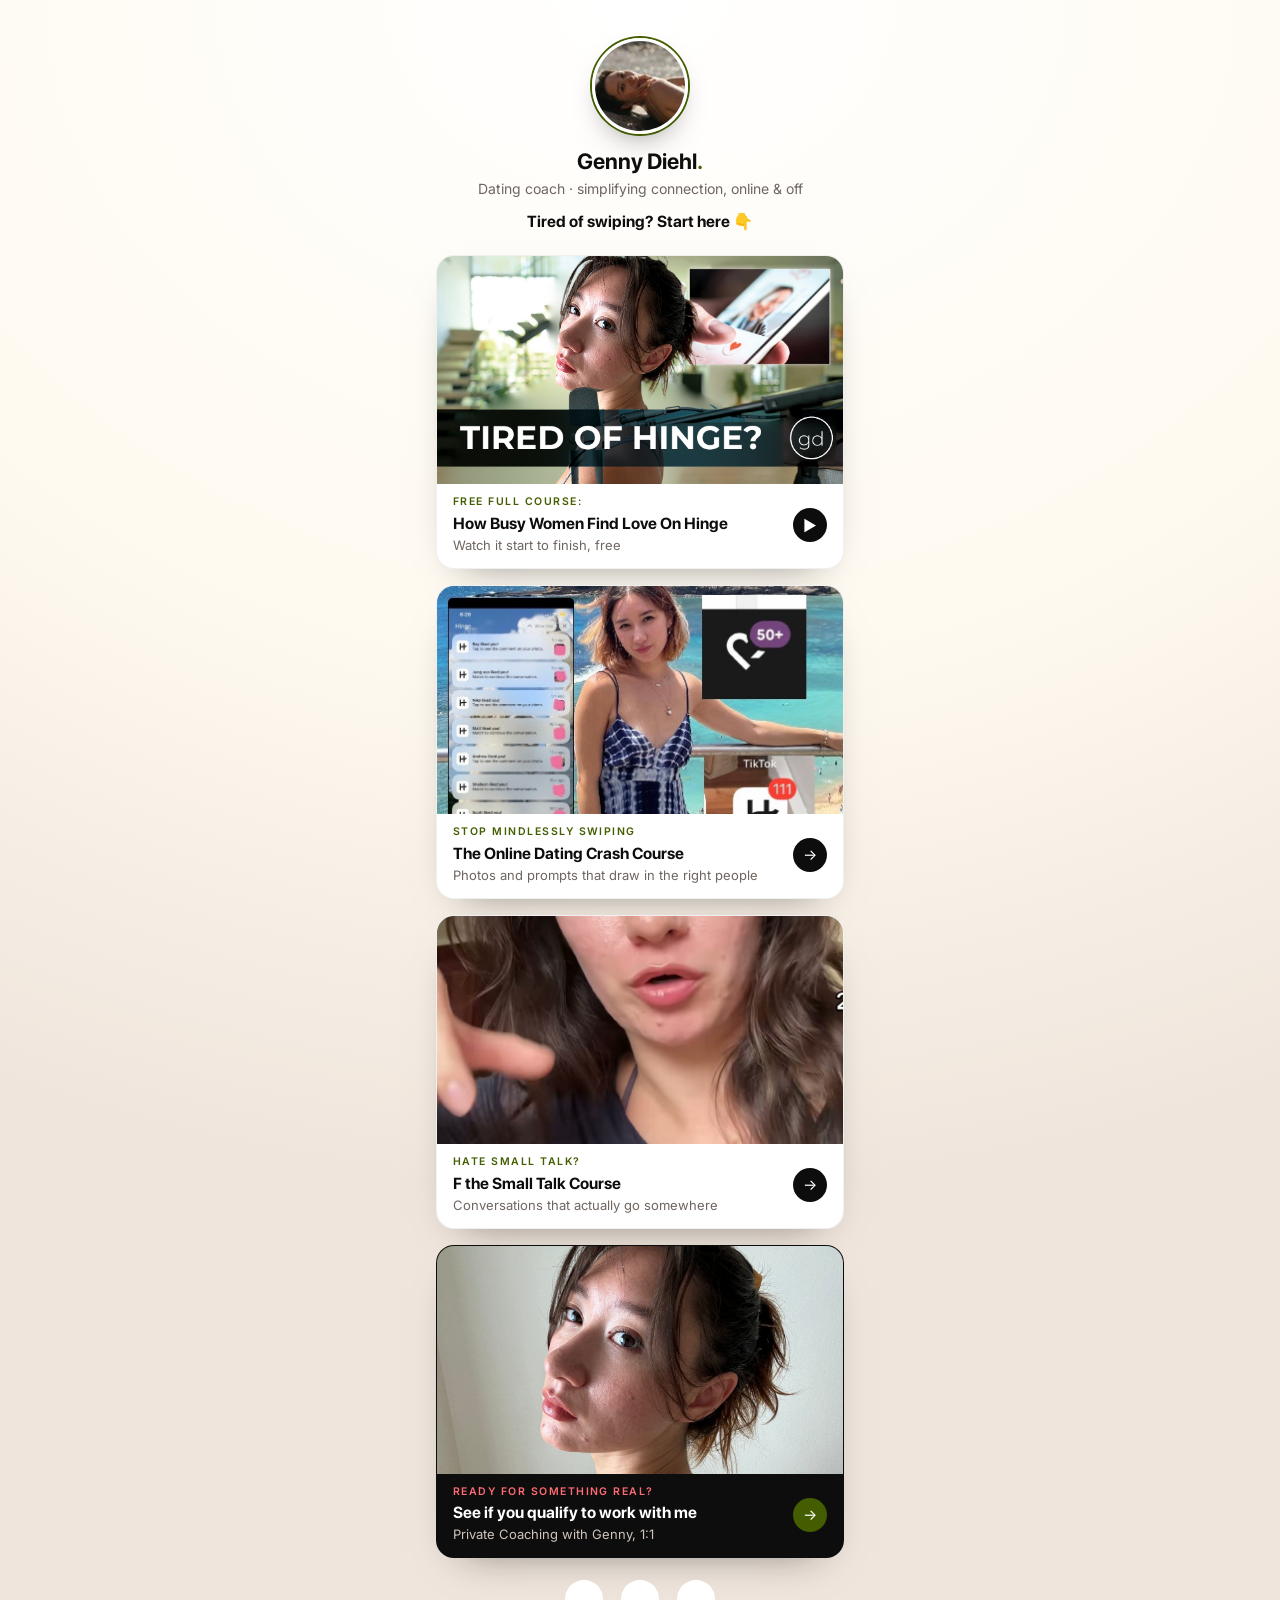
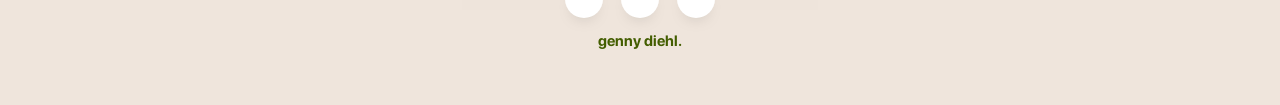
<file: link-in-bio/index.html>
<!doctype html>
<html lang="en">
<head>
<meta charset="utf-8">
<meta name="viewport" content="width=device-width, initial-scale=1">
<meta name="robots" content="noindex">
<title>Genny Diehl · Links</title>
  <link rel="icon" href="../assets/img/favicon.png" type="image/png" />
  <link rel="apple-touch-icon" href="../assets/img/apple-touch-icon.png" />
<link rel="stylesheet" href="https://fonts.googleapis.com/css2?family=Inter:wght@400;500;600&display=swap">
<style>
@font-face{font-family:SFD;src:url(../assets/fonts/sfpro-bold.woff2) format('woff2');font-weight:700}
:root{--red:#435d00;--ink:#0e0d0d;--cream:#fffaf0;--muted:#6f6560}
*{box-sizing:border-box}
html,body{margin:0}
body{background:radial-gradient(120% 70% at 50% 0%,#fff 0%,var(--cream) 55%,#efe5dc 100%);color:var(--ink);font-family:Inter,system-ui,sans-serif;min-height:100vh}
.wrap{max-width:440px;margin:0 auto;padding:38px 16px 40px;text-align:center}
.av{width:96px;height:96px;border-radius:50%;overflow:hidden;margin:0 auto 14px;border:3px solid #fff;box-shadow:0 0 0 2px var(--red),0 14px 30px -14px rgba(14,13,13,.5)}
.av img{width:100%;height:100%;object-fit:cover}
h1{font:700 22px/1.2 SFD,Inter,sans-serif;margin:0}
h1 i{color:var(--red);font-style:normal}
.tag{margin:6px 0 4px;font-size:14px;color:var(--muted)}
.lead{margin:14px auto 22px;font:700 16px/1.35 SFD,Inter,sans-serif;max-width:32ch}
.lk{display:block;text-decoration:none;color:inherit;background:#fff;border-radius:18px;overflow:hidden;margin:0 0 16px;box-shadow:0 18px 40px -26px rgba(14,13,13,.55);border:1px solid rgba(14,13,13,.06);transition:transform .2s ease}
.lk:hover{transform:translateY(-2px)}
.lk img{display:block;width:100%;aspect-ratio:16/9;object-fit:cover}
.lk .b{padding:13px 16px 15px;text-align:left;display:flex;align-items:center;gap:12px}
.lk .t{flex:1}
.lk small{display:block;font:600 10.5px/1 Inter;letter-spacing:.14em;text-transform:uppercase;color:var(--red);margin-bottom:6px}
.lk b{display:block;font:700 16px/1.25 SFD,Inter,sans-serif}
.lk span.s{display:block;font-size:13px;color:var(--muted);margin-top:3px}
.go{flex:none;width:34px;height:34px;border-radius:50%;background:var(--ink);color:#fff;display:grid;place-items:center;font-size:15px}
.lk--yt .b{padding:14px 16px}
.yt-ic{flex:none;width:40px;height:40px;display:grid;place-items:center}
.yt-ic svg{width:40px;height:28px}
.lk--hot{background:var(--ink);color:#fff}
.lk--hot span.s{color:#cfc5bd}.lk--hot small{color:#ff6b74}
.lk--hot .go{background:var(--red)}
.soc{display:flex;justify-content:center;gap:18px;margin:22px 0 10px}
.soc a{width:38px;height:38px;border-radius:50%;background:#fff;display:grid;place-items:center;box-shadow:0 8px 18px -12px rgba(0,0,0,.4)}
.soc svg{width:18px;height:18px}
.foot{font:700 15px SFD,Inter;color:var(--red);margin-top:14px}
</style>
</head>
<body>
<main class="wrap">
  <div class="av"><img src="../assets/img/profile/pfp.jpg" alt="Genny Diehl"></div>
  <h1>Genny Diehl<i>.</i></h1>
  <p class="tag">Dating coach &middot; simplifying connection, online &amp; off</p>
  <p class="lead">Tired of swiping? Start here &#128071;</p>
  <a class="lk" href="../youtube-flywheel/">
    <img src="../assets/img/flywheel-thumb.jpg?v=1" alt="Free full course">
    <span class="b"><span class="t"><small>Free full course:</small><b>How Busy Women Find Love On Hinge</b><span class="s">Watch it start to finish, free</span></span><span class="go">&#9654;</span></span>
  </a>
  <a class="lk" href="#">
    <img src="../assets/img/deck/g-crashcourse.jpg" alt="The Online Dating Crash Course">
    <span class="b"><span class="t"><small>Stop mindlessly swiping</small><b>The Online Dating Crash Course</b><span class="s">Photos and prompts that draw in the right people</span></span><span class="go">&rarr;</span></span>
  </a>
  <a class="lk" href="#">
    <img src="../assets/img/deck/g-talk6.jpg" alt="F the Small Talk Course">
    <span class="b"><span class="t"><small>Hate small talk?</small><b>F the Small Talk Course</b><span class="s">Conversations that actually go somewhere</span></span><span class="go">&rarr;</span></span>
  </a>
  <a class="lk lk--hot" href="../replay/">
    <img src="../assets/img/deck/g-portrait.jpg" alt="Private coaching with Genny" style="object-position:40% 20%">
    <span class="b"><span class="t"><small>Ready for something real?</small><b>See if you qualify to work with me</b><span class="s">Private Coaching with Genny, 1:1</span></span><span class="go">&rarr;</span></span>
  </a>
  <div class="soc">
    <a href="#" aria-label="Instagram"></a>
    <a href="#" aria-label="TikTok"></a>
    <a href="#" aria-label="YouTube"></a>
  </div>
  <p class="foot">genny diehl.</p>
</main>
<script>history.scrollRestoration='manual';scrollTo(0,0)</script>
</body>
</html>
</file>
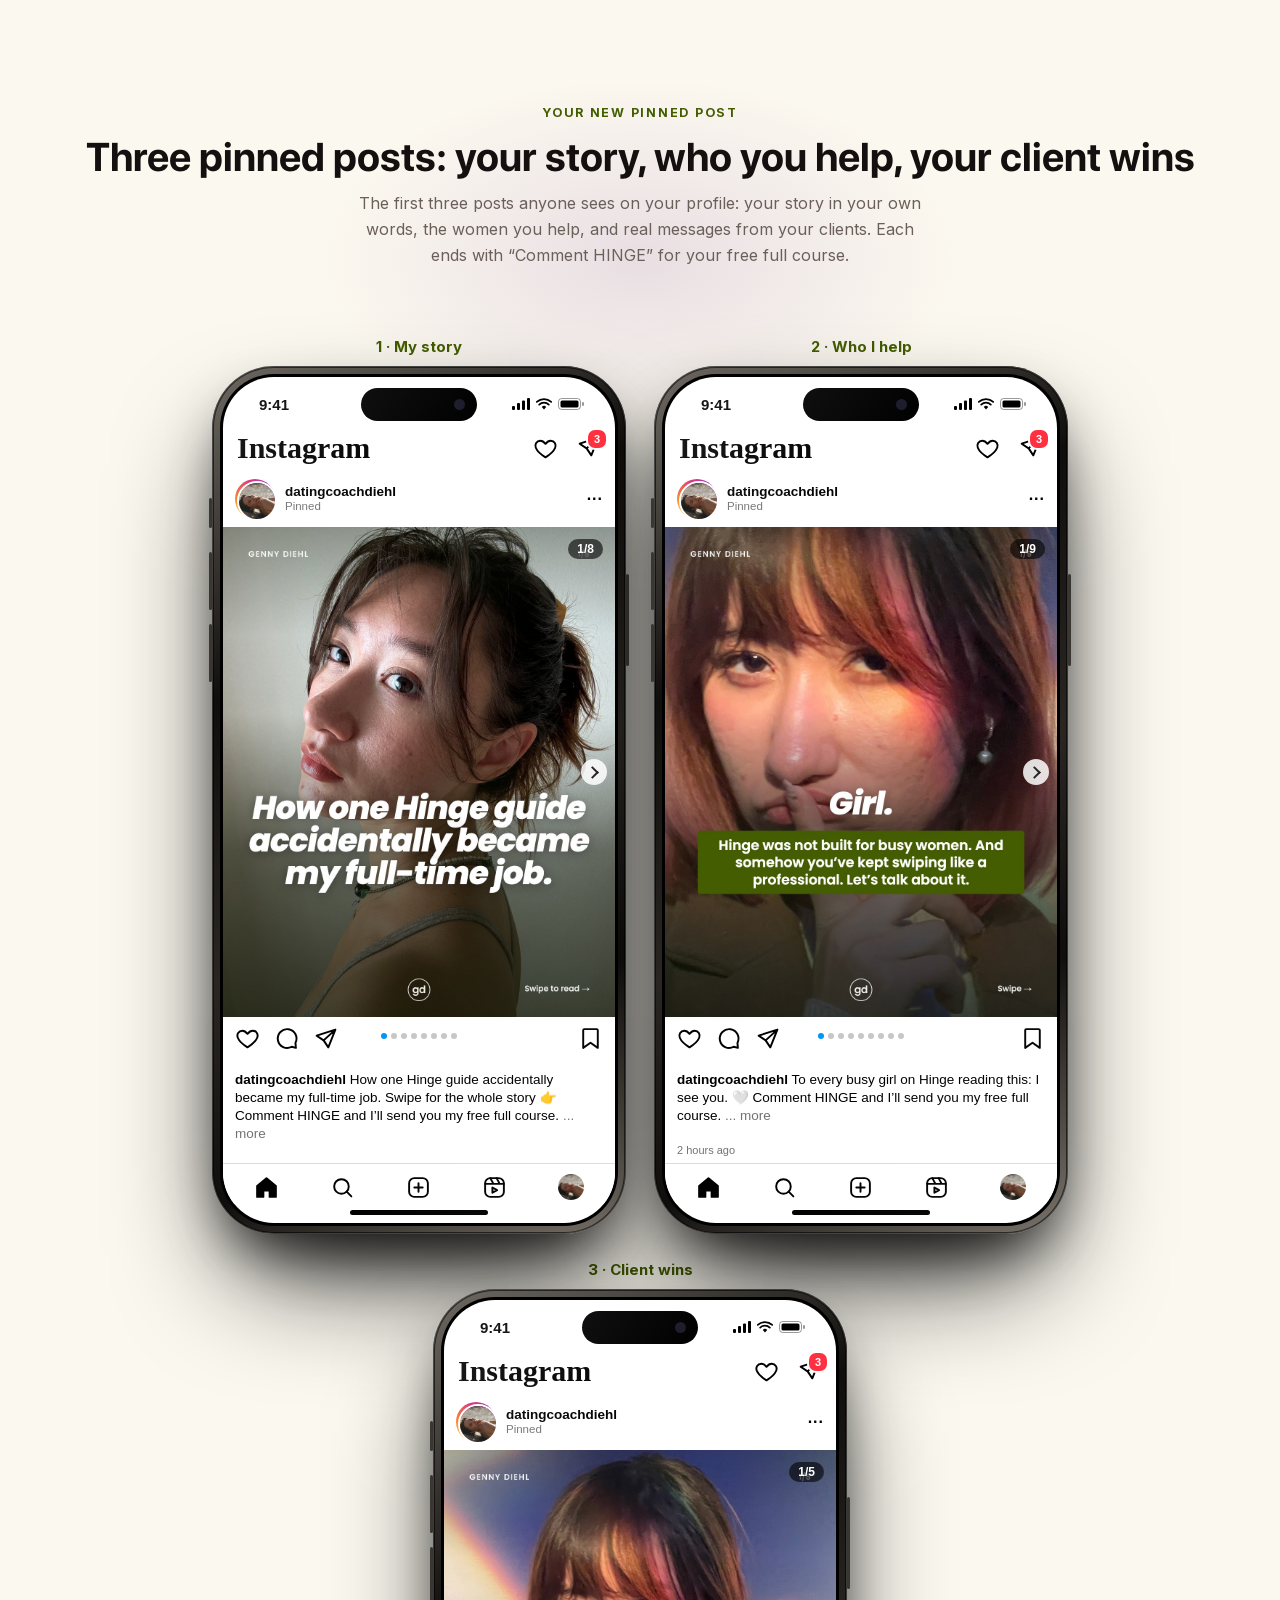
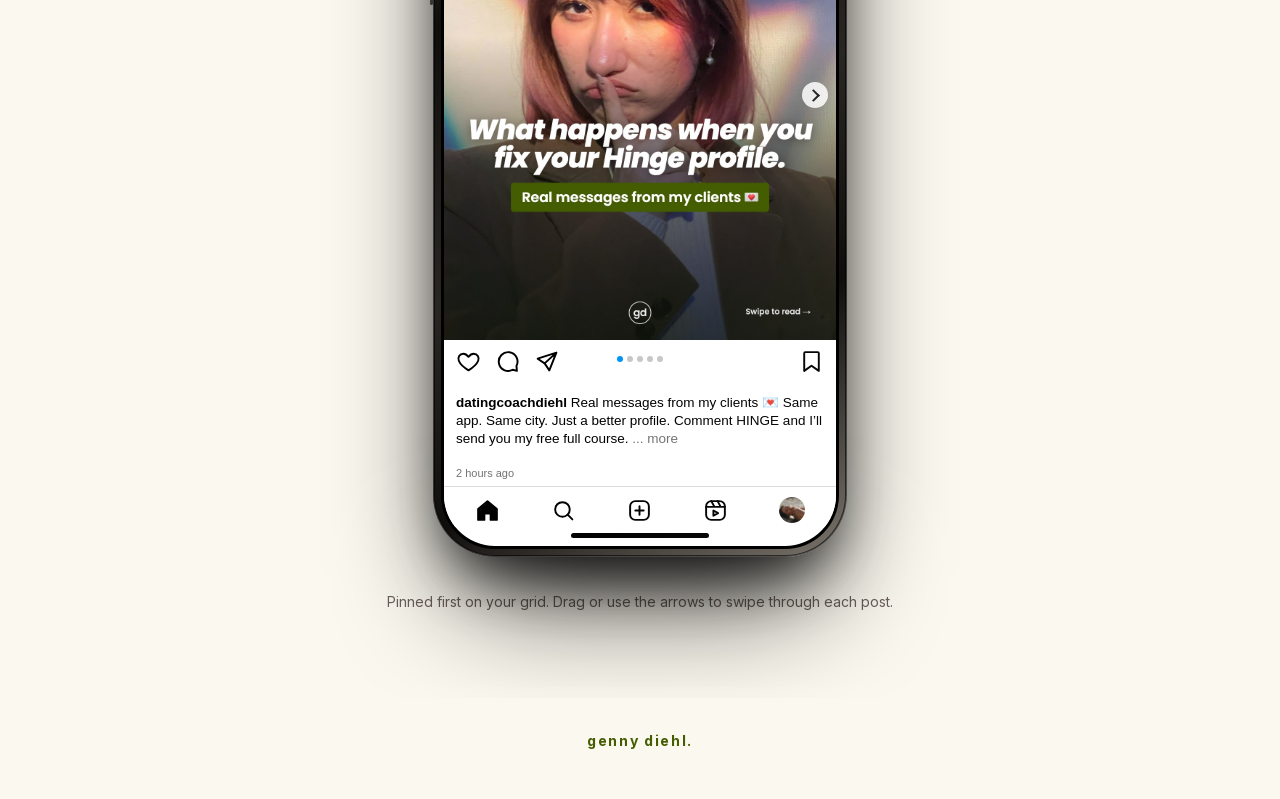
<file: pinned-post/index.html>
<!doctype html>
<html lang="en">
<head>
  <meta charset="utf-8" />
  <meta name="viewport" content="width=device-width, initial-scale=1" />
  <title>Pinned carousel · Genny Diehl</title>
  <meta name="robots" content="noindex" />
  <link rel="icon" href="../assets/img/favicon.png" type="image/png" />
  <link rel="apple-touch-icon" href="../assets/img/apple-touch-icon.png" />
  <link rel="stylesheet" href="../assets/phone.css" />
  <style>
  @font-face{font-family:"SFD";src:url(../assets/fonts/sfpro-bold.woff2) format("woff2");font-weight:700;font-display:swap}
  @font-face{font-family:"Inter";src:url(../assets/fonts/inter-normal.woff2) format("woff2");font-weight:100 900;font-display:swap}
  :root{--accent:#435d00;--accent-ink:#fff;--display:SFD,Inter,sans-serif;--ease:cubic-bezier(.2,.7,.2,1);--ink:#141010;--muted:#6b5f5a;--r:18px;--w:1120px}
  html,body{background:#fbf8ef;color:#141010;margin:0;font-family:Inter,system-ui,sans-serif;overflow-x:hidden}
  .sa__intro{text-align:center;padding:44px 16px 12px}
  .eyebrow{color:#435d00;font:700 .78rem/1 Inter,sans-serif;letter-spacing:.14em;text-transform:uppercase;margin:0}
  .sa__title{font:700 clamp(28px,5vw,40px)/1.1 SFD,Inter,sans-serif;margin:.4em 0 .3em}
  .sa__note{color:#6b5f5a;max-width:580px;margin:0 auto 14px;font:400 16px/1.6 Inter,sans-serif}
  .hint{text-align:center;color:#6b5f5a;font:400 14px/1.5 Inter;padding:0 16px}
  .brandfoot{text-align:center;padding:34px 16px 50px;font:700 14px Inter;letter-spacing:.12em}
  .brandfoot b{color:#435d00}
.ads2{display:flex;flex-wrap:wrap;justify-content:center;gap:28px}.stage .ads2{width:min(1280px,calc(100vw - 32px))}.ads2>div{min-width:0}.adlab{text-align:center;font:700 15px/1 Inter,sans-serif;color:#435d00;margin:0 0 12px}
  </style>
<script>try{if("scrollRestoration" in history)history.scrollRestoration="manual"}catch(e){}addEventListener("load",function(){if(!location.hash){scrollTo(0,0)}});</script>
</head>
<body>
  <main class="page">
    <section class="sa">
      <div class="sa__glow" aria-hidden="true"></div>
      <div class="sa__intro">
        <p class="eyebrow">Your new pinned post</p>
        <h1 class="sa__title">Three pinned posts: your story, who you help, your client wins</h1>
        <p class="sa__note">The first three posts anyone sees on your profile: your story in your own words, the women you help, and real messages from your clients. Each ends with &ldquo;Comment HINGE&rdquo; for your free full course.</p>
      </div>
      <div class="stage">
        <div class="ads2"><div class="adcol"><p class="adlab new">1 &middot; My story</p><div class="phone-wrap" id="pw0">
          <div class="iphone">
            <span class="btn-side l" style="top:132px;height:30px"></span><span class="btn-side l" style="top:186px;height:58px"></span><span class="btn-side l" style="top:258px;height:58px"></span><span class="btn-side r" style="top:208px;height:92px"></span>
            <div class="screen">
              <div class="status"><span>9:41</span><span class="island"></span><span class="ic"><svg viewBox="0 0 18 12"><rect x="0" y="8" width="3" height="4" rx="1" fill="#000"/><rect x="5" y="5" width="3" height="7" rx="1" fill="#000"/><rect x="10" y="2.5" width="3" height="9.5" rx="1" fill="#000"/><rect x="15" y="0" width="3" height="12" rx="1" fill="#000"/></svg><svg viewBox="0 0 16 12"><path d="M8 11.5l2.2-2.6a3.2 3.2 0 0 0-4.4 0z" fill="#000"/><path d="M3.2 6.6a6.8 6.8 0 0 1 9.6 0" stroke="#000" stroke-width="1.8" fill="none" stroke-linecap="round"/><path d="M.8 3.9a10.5 10.5 0 0 1 14.4 0" stroke="#000" stroke-width="1.8" fill="none" stroke-linecap="round"/></svg><svg viewBox="0 0 27 12"><rect x=".5" y=".5" width="22" height="11" rx="3.2" fill="none" stroke="#000" opacity=".4"/><rect x="2.5" y="2.5" width="18" height="7" rx="1.6" fill="#000"/><rect x="24" y="4" width="2" height="4" rx="1" fill="#000" opacity=".4"/></svg></span></div>
              <div class="ig-top"><span class="ig-logo">Instagram</span><span class="ic"><svg viewBox="0 0 24 24"><path d="M12 20.5s-7.5-4.6-9.3-9.2C1.4 8 3.4 4.5 7 4.5c2.1 0 3.6 1.2 5 3 1.4-1.8 2.9-3 5-3 3.6 0 5.6 3.5 4.3 6.8-1.8 4.6-9.3 9.2-9.3 9.2z"/></svg><span style="position:relative"><svg viewBox="0 0 24 24"><path d="M21.5 3.5L10.2 13.8M21.5 3.5l-6.8 17-4.5-6.7-6.7-4.5z"/></svg><span class="ig-badge">3</span></span></span></div>
              <div class="feed">
                <div class="post-head"><span class="avatar-ring"><img src="../assets/img/profile/pfp.jpg" alt="" /></span><span class="who"><b>datingcoachdiehl</b><small>Pinned</small></span><span class="dots3">&middot;&middot;&middot;</span></div>
                <div class="post-media post-media--car" style="aspect-ratio:4/5"><div class="ctrack"><img src="../assets/img/post/pin1-1.jpg?v=1" alt="Slide 1" draggable="false" /><img src="../assets/img/post/pin1-2.jpg?v=1" alt="Slide 2" draggable="false" /><img src="../assets/img/post/pin1-3.jpg?v=1" alt="Slide 3" draggable="false" /><img src="../assets/img/post/pin1-4.jpg?v=1" alt="Slide 4" draggable="false" /><img src="../assets/img/post/pin1-5.jpg?v=1" alt="Slide 5" draggable="false" /><img src="../assets/img/post/pin1-6.jpg?v=1" alt="Slide 6" draggable="false" /><img src="../assets/img/post/pin1-7.jpg?v=1" alt="Slide 7" draggable="false" /><img src="../assets/img/post/pin1-8.jpg?v=1" alt="Slide 8" draggable="false" /></div><button class="cnav prev" type="button" aria-label="Previous" disabled></button><button class="cnav next" type="button" aria-label="Next"></button><span class="ig-count"><span class="ccur">1</span>/8</span></div>
                <div class="actions"><svg viewBox="0 0 24 24"><path d="M12 20.5s-7.5-4.6-9.3-9.2C1.4 8 3.4 4.5 7 4.5c2.1 0 3.6 1.2 5 3 1.4-1.8 2.9-3 5-3 3.6 0 5.6 3.5 4.3 6.8-1.8 4.6-9.3 9.2-9.3 9.2z"/></svg><svg viewBox="0 0 24 24"><path d="M20.6 16.2A9 9 0 1 0 17 19.9L21 21z"/></svg><svg viewBox="0 0 24 24"><path d="M21.5 3.5L10.2 13.8M21.5 3.5l-6.8 17-4.5-6.7-6.7-4.5z"/></svg><span class="cdots"><span class="on"></span><span></span><span></span><span></span><span></span><span></span><span></span><span></span></span><span class="spacer"></span><svg viewBox="0 0 24 24"><path d="M19 21l-7-5-7 5V4a1 1 0 0 1 1-1h12a1 1 0 0 1 1 1z"/></svg></div>
                
                <p class="caption"><b>datingcoachdiehl</b> How one Hinge guide accidentally became my full-time job. Swipe for the whole story &#128073; Comment HINGE and I&rsquo;ll send you my free full course. <span class="more">... more</span></p>
                
                <p class="stamp">2 hours ago</p>
              </div>
              <div class="tabbar"><svg viewBox="0 0 24 24"><path d="M3 10.5L12 3l9 7.5V21h-6v-6H9v6H3z" fill="#000"/></svg><svg viewBox="0 0 24 24"><circle cx="11" cy="11" r="7"/><path d="M20.5 20.5l-4.5-4.5"/></svg><svg viewBox="0 0 24 24"><rect x="3" y="3" width="18" height="18" rx="5"/><path d="M12 8v8M8 12h8"/></svg><svg viewBox="0 0 24 24"><rect x="3" y="3" width="18" height="18" rx="5"/><path d="M3 8.5h18M8 3l3 5.5M14 3l3 5.5M10 12v5l4.5-2.5z"/></svg><img class="me" src="../assets/img/profile/pfp.jpg" alt="" /></div>
              <div class="homebar"></div>
            </div>
          </div>
          
        </div></div><div class="adcol"><p class="adlab new">2 &middot; Who I help</p><div class="phone-wrap" id="pw1">
          <div class="iphone">
            <span class="btn-side l" style="top:132px;height:30px"></span><span class="btn-side l" style="top:186px;height:58px"></span><span class="btn-side l" style="top:258px;height:58px"></span><span class="btn-side r" style="top:208px;height:92px"></span>
            <div class="screen">
              <div class="status"><span>9:41</span><span class="island"></span><span class="ic"><svg viewBox="0 0 18 12"><rect x="0" y="8" width="3" height="4" rx="1" fill="#000"/><rect x="5" y="5" width="3" height="7" rx="1" fill="#000"/><rect x="10" y="2.5" width="3" height="9.5" rx="1" fill="#000"/><rect x="15" y="0" width="3" height="12" rx="1" fill="#000"/></svg><svg viewBox="0 0 16 12"><path d="M8 11.5l2.2-2.6a3.2 3.2 0 0 0-4.4 0z" fill="#000"/><path d="M3.2 6.6a6.8 6.8 0 0 1 9.6 0" stroke="#000" stroke-width="1.8" fill="none" stroke-linecap="round"/><path d="M.8 3.9a10.5 10.5 0 0 1 14.4 0" stroke="#000" stroke-width="1.8" fill="none" stroke-linecap="round"/></svg><svg viewBox="0 0 27 12"><rect x=".5" y=".5" width="22" height="11" rx="3.2" fill="none" stroke="#000" opacity=".4"/><rect x="2.5" y="2.5" width="18" height="7" rx="1.6" fill="#000"/><rect x="24" y="4" width="2" height="4" rx="1" fill="#000" opacity=".4"/></svg></span></div>
              <div class="ig-top"><span class="ig-logo">Instagram</span><span class="ic"><svg viewBox="0 0 24 24"><path d="M12 20.5s-7.5-4.6-9.3-9.2C1.4 8 3.4 4.5 7 4.5c2.1 0 3.6 1.2 5 3 1.4-1.8 2.9-3 5-3 3.6 0 5.6 3.5 4.3 6.8-1.8 4.6-9.3 9.2-9.3 9.2z"/></svg><span style="position:relative"><svg viewBox="0 0 24 24"><path d="M21.5 3.5L10.2 13.8M21.5 3.5l-6.8 17-4.5-6.7-6.7-4.5z"/></svg><span class="ig-badge">3</span></span></span></div>
              <div class="feed">
                <div class="post-head"><span class="avatar-ring"><img src="../assets/img/profile/pfp.jpg" alt="" /></span><span class="who"><b>datingcoachdiehl</b><small>Pinned</small></span><span class="dots3">&middot;&middot;&middot;</span></div>
                <div class="post-media post-media--car" style="aspect-ratio:4/5"><div class="ctrack"><img src="../assets/img/post/pin2-1.jpg?v=1" alt="Slide 1" draggable="false" /><img src="../assets/img/post/pin2-2.jpg?v=1" alt="Slide 2" draggable="false" /><img src="../assets/img/post/pin2-3.jpg?v=1" alt="Slide 3" draggable="false" /><img src="../assets/img/post/pin2-4.jpg?v=1" alt="Slide 4" draggable="false" /><img src="../assets/img/post/pin2-5.jpg?v=1" alt="Slide 5" draggable="false" /><img src="../assets/img/post/pin2-6.jpg?v=1" alt="Slide 6" draggable="false" /><img src="../assets/img/post/pin2-7.jpg?v=1" alt="Slide 7" draggable="false" /><img src="../assets/img/post/pin2-8.jpg?v=1" alt="Slide 8" draggable="false" /><img src="../assets/img/post/pin2-9.jpg?v=1" alt="Slide 9" draggable="false" /></div><button class="cnav prev" type="button" aria-label="Previous" disabled></button><button class="cnav next" type="button" aria-label="Next"></button><span class="ig-count"><span class="ccur">1</span>/9</span></div>
                <div class="actions"><svg viewBox="0 0 24 24"><path d="M12 20.5s-7.5-4.6-9.3-9.2C1.4 8 3.4 4.5 7 4.5c2.1 0 3.6 1.2 5 3 1.4-1.8 2.9-3 5-3 3.6 0 5.6 3.5 4.3 6.8-1.8 4.6-9.3 9.2-9.3 9.2z"/></svg><svg viewBox="0 0 24 24"><path d="M20.6 16.2A9 9 0 1 0 17 19.9L21 21z"/></svg><svg viewBox="0 0 24 24"><path d="M21.5 3.5L10.2 13.8M21.5 3.5l-6.8 17-4.5-6.7-6.7-4.5z"/></svg><span class="cdots"><span class="on"></span><span></span><span></span><span></span><span></span><span></span><span></span><span></span><span></span></span><span class="spacer"></span><svg viewBox="0 0 24 24"><path d="M19 21l-7-5-7 5V4a1 1 0 0 1 1-1h12a1 1 0 0 1 1 1z"/></svg></div>
                
                <p class="caption"><b>datingcoachdiehl</b> To every busy girl on Hinge reading this: I see you. &#129293; Comment HINGE and I&rsquo;ll send you my free full course. <span class="more">... more</span></p>
                
                <p class="stamp">2 hours ago</p>
              </div>
              <div class="tabbar"><svg viewBox="0 0 24 24"><path d="M3 10.5L12 3l9 7.5V21h-6v-6H9v6H3z" fill="#000"/></svg><svg viewBox="0 0 24 24"><circle cx="11" cy="11" r="7"/><path d="M20.5 20.5l-4.5-4.5"/></svg><svg viewBox="0 0 24 24"><rect x="3" y="3" width="18" height="18" rx="5"/><path d="M12 8v8M8 12h8"/></svg><svg viewBox="0 0 24 24"><rect x="3" y="3" width="18" height="18" rx="5"/><path d="M3 8.5h18M8 3l3 5.5M14 3l3 5.5M10 12v5l4.5-2.5z"/></svg><img class="me" src="../assets/img/profile/pfp.jpg" alt="" /></div>
              <div class="homebar"></div>
            </div>
          </div>
          
        </div></div><div class="adcol"><p class="adlab new">3 &middot; Client wins</p><div class="phone-wrap" id="pw2">
          <div class="iphone">
            <span class="btn-side l" style="top:132px;height:30px"></span><span class="btn-side l" style="top:186px;height:58px"></span><span class="btn-side l" style="top:258px;height:58px"></span><span class="btn-side r" style="top:208px;height:92px"></span>
            <div class="screen">
              <div class="status"><span>9:41</span><span class="island"></span><span class="ic"><svg viewBox="0 0 18 12"><rect x="0" y="8" width="3" height="4" rx="1" fill="#000"/><rect x="5" y="5" width="3" height="7" rx="1" fill="#000"/><rect x="10" y="2.5" width="3" height="9.5" rx="1" fill="#000"/><rect x="15" y="0" width="3" height="12" rx="1" fill="#000"/></svg><svg viewBox="0 0 16 12"><path d="M8 11.5l2.2-2.6a3.2 3.2 0 0 0-4.4 0z" fill="#000"/><path d="M3.2 6.6a6.8 6.8 0 0 1 9.6 0" stroke="#000" stroke-width="1.8" fill="none" stroke-linecap="round"/><path d="M.8 3.9a10.5 10.5 0 0 1 14.4 0" stroke="#000" stroke-width="1.8" fill="none" stroke-linecap="round"/></svg><svg viewBox="0 0 27 12"><rect x=".5" y=".5" width="22" height="11" rx="3.2" fill="none" stroke="#000" opacity=".4"/><rect x="2.5" y="2.5" width="18" height="7" rx="1.6" fill="#000"/><rect x="24" y="4" width="2" height="4" rx="1" fill="#000" opacity=".4"/></svg></span></div>
              <div class="ig-top"><span class="ig-logo">Instagram</span><span class="ic"><svg viewBox="0 0 24 24"><path d="M12 20.5s-7.5-4.6-9.3-9.2C1.4 8 3.4 4.5 7 4.5c2.1 0 3.6 1.2 5 3 1.4-1.8 2.9-3 5-3 3.6 0 5.6 3.5 4.3 6.8-1.8 4.6-9.3 9.2-9.3 9.2z"/></svg><span style="position:relative"><svg viewBox="0 0 24 24"><path d="M21.5 3.5L10.2 13.8M21.5 3.5l-6.8 17-4.5-6.7-6.7-4.5z"/></svg><span class="ig-badge">3</span></span></span></div>
              <div class="feed">
                <div class="post-head"><span class="avatar-ring"><img src="../assets/img/profile/pfp.jpg" alt="" /></span><span class="who"><b>datingcoachdiehl</b><small>Pinned</small></span><span class="dots3">&middot;&middot;&middot;</span></div>
                <div class="post-media post-media--car" style="aspect-ratio:4/5"><div class="ctrack"><img src="../assets/img/post/pin3-1.jpg?v=1" alt="Slide 1" draggable="false" /><img src="../assets/img/post/pin3-2.jpg?v=1" alt="Slide 2" draggable="false" /><img src="../assets/img/post/pin3-3.jpg?v=1" alt="Slide 3" draggable="false" /><img src="../assets/img/post/pin3-4.jpg?v=1" alt="Slide 4" draggable="false" /><img src="../assets/img/post/pin3-5.jpg?v=1" alt="Slide 5" draggable="false" /></div><button class="cnav prev" type="button" aria-label="Previous" disabled></button><button class="cnav next" type="button" aria-label="Next"></button><span class="ig-count"><span class="ccur">1</span>/5</span></div>
                <div class="actions"><svg viewBox="0 0 24 24"><path d="M12 20.5s-7.5-4.6-9.3-9.2C1.4 8 3.4 4.5 7 4.5c2.1 0 3.6 1.2 5 3 1.4-1.8 2.9-3 5-3 3.6 0 5.6 3.5 4.3 6.8-1.8 4.6-9.3 9.2-9.3 9.2z"/></svg><svg viewBox="0 0 24 24"><path d="M20.6 16.2A9 9 0 1 0 17 19.9L21 21z"/></svg><svg viewBox="0 0 24 24"><path d="M21.5 3.5L10.2 13.8M21.5 3.5l-6.8 17-4.5-6.7-6.7-4.5z"/></svg><span class="cdots"><span class="on"></span><span></span><span></span><span></span><span></span></span><span class="spacer"></span><svg viewBox="0 0 24 24"><path d="M19 21l-7-5-7 5V4a1 1 0 0 1 1-1h12a1 1 0 0 1 1 1z"/></svg></div>
                
                <p class="caption"><b>datingcoachdiehl</b> Real messages from my clients &#128140; Same app. Same city. Just a better profile. Comment HINGE and I&rsquo;ll send you my free full course. <span class="more">... more</span></p>
                
                <p class="stamp">2 hours ago</p>
              </div>
              <div class="tabbar"><svg viewBox="0 0 24 24"><path d="M3 10.5L12 3l9 7.5V21h-6v-6H9v6H3z" fill="#000"/></svg><svg viewBox="0 0 24 24"><circle cx="11" cy="11" r="7"/><path d="M20.5 20.5l-4.5-4.5"/></svg><svg viewBox="0 0 24 24"><rect x="3" y="3" width="18" height="18" rx="5"/><path d="M12 8v8M8 12h8"/></svg><svg viewBox="0 0 24 24"><rect x="3" y="3" width="18" height="18" rx="5"/><path d="M3 8.5h18M8 3l3 5.5M14 3l3 5.5M10 12v5l4.5-2.5z"/></svg><img class="me" src="../assets/img/profile/pfp.jpg" alt="" /></div>
              <div class="homebar"></div>
            </div>
          </div>
          
        </div></div></div></div>
      <p class="hint">Pinned first on your grid. Drag or use the arrows to swipe through each post.</p>
    </section>
  </main>
  <footer class="brandfoot"><b>genny diehl.</b></footer>
  <script>
document.querySelectorAll(".adcol").forEach(function(col){var t=col.querySelector(".ctrack"),p=col.querySelector(".cnav.prev"),n=col.querySelector(".cnav.next"),c=col.querySelector(".ccur"),d=col.querySelectorAll(".cdots span"),w=col.querySelector(".phone-wrap"),N=t.children.length;
function cur(){return Math.round(t.scrollLeft/t.clientWidth);}
function upd(){var i=cur();c.textContent=i+1;p.disabled=i===0;n.disabled=i===N-1;d.forEach(function(s,k){s.classList.toggle("on",k===i)});if(i>0)w.classList.add("swiped");}
function go(i){t.scrollTo({left:Math.max(0,Math.min(N-1,i))*t.clientWidth,behavior:"smooth"});}
p.onclick=function(){go(cur()-1)};n.onclick=function(){go(cur()+1)};t.addEventListener("scroll",function(){requestAnimationFrame(upd)});
var down=false,sx=0,sl=0;t.addEventListener("pointerdown",function(e){if(e.pointerType!=="mouse")return;down=true;sx=e.clientX;sl=t.scrollLeft;t.style.scrollSnapType="none";});
window.addEventListener("pointermove",function(e){if(down)t.scrollLeft=sl-(e.clientX-sx);});
window.addEventListener("pointerup",function(e){if(!down)return;down=false;t.style.scrollSnapType="";var dx=e.clientX-sx;go(Math.round(sl/t.clientWidth)+(dx<-40?1:dx>40?-1:0));});});
</script>
</body>
</html>
</file>
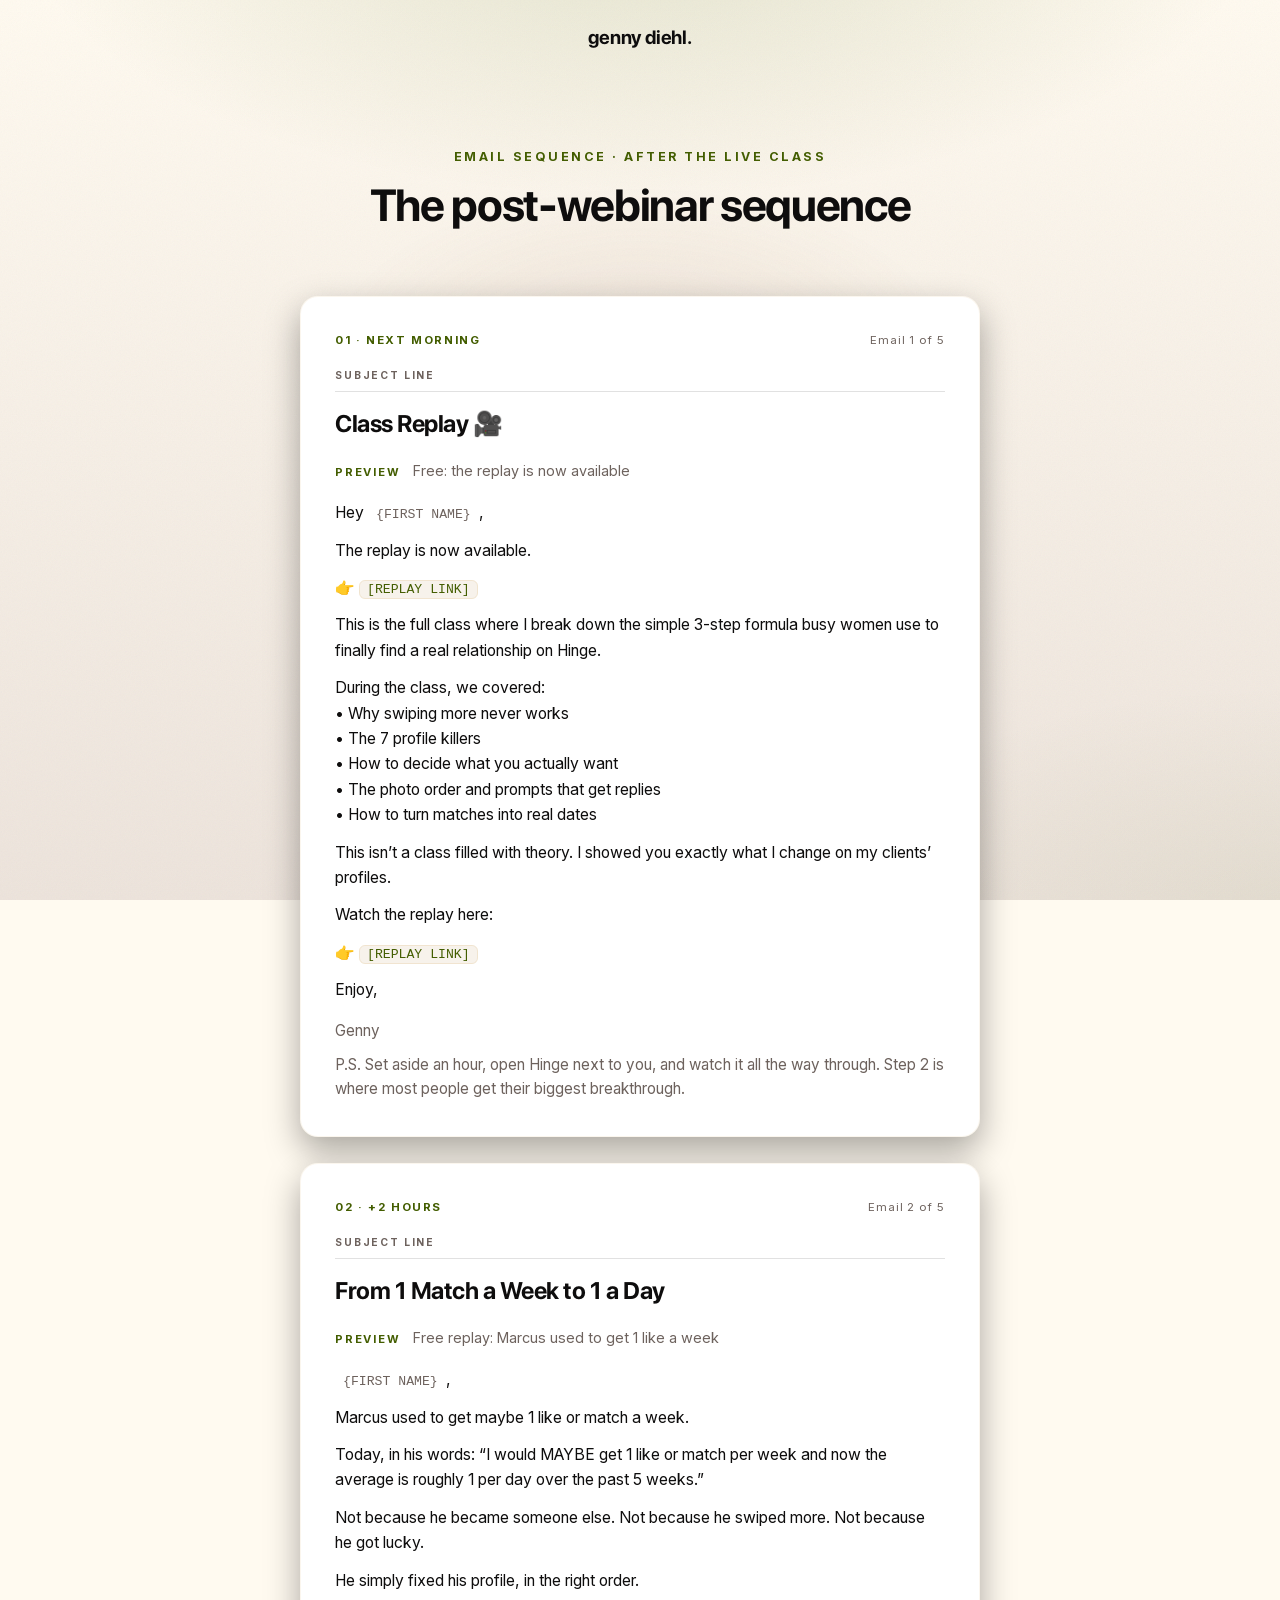
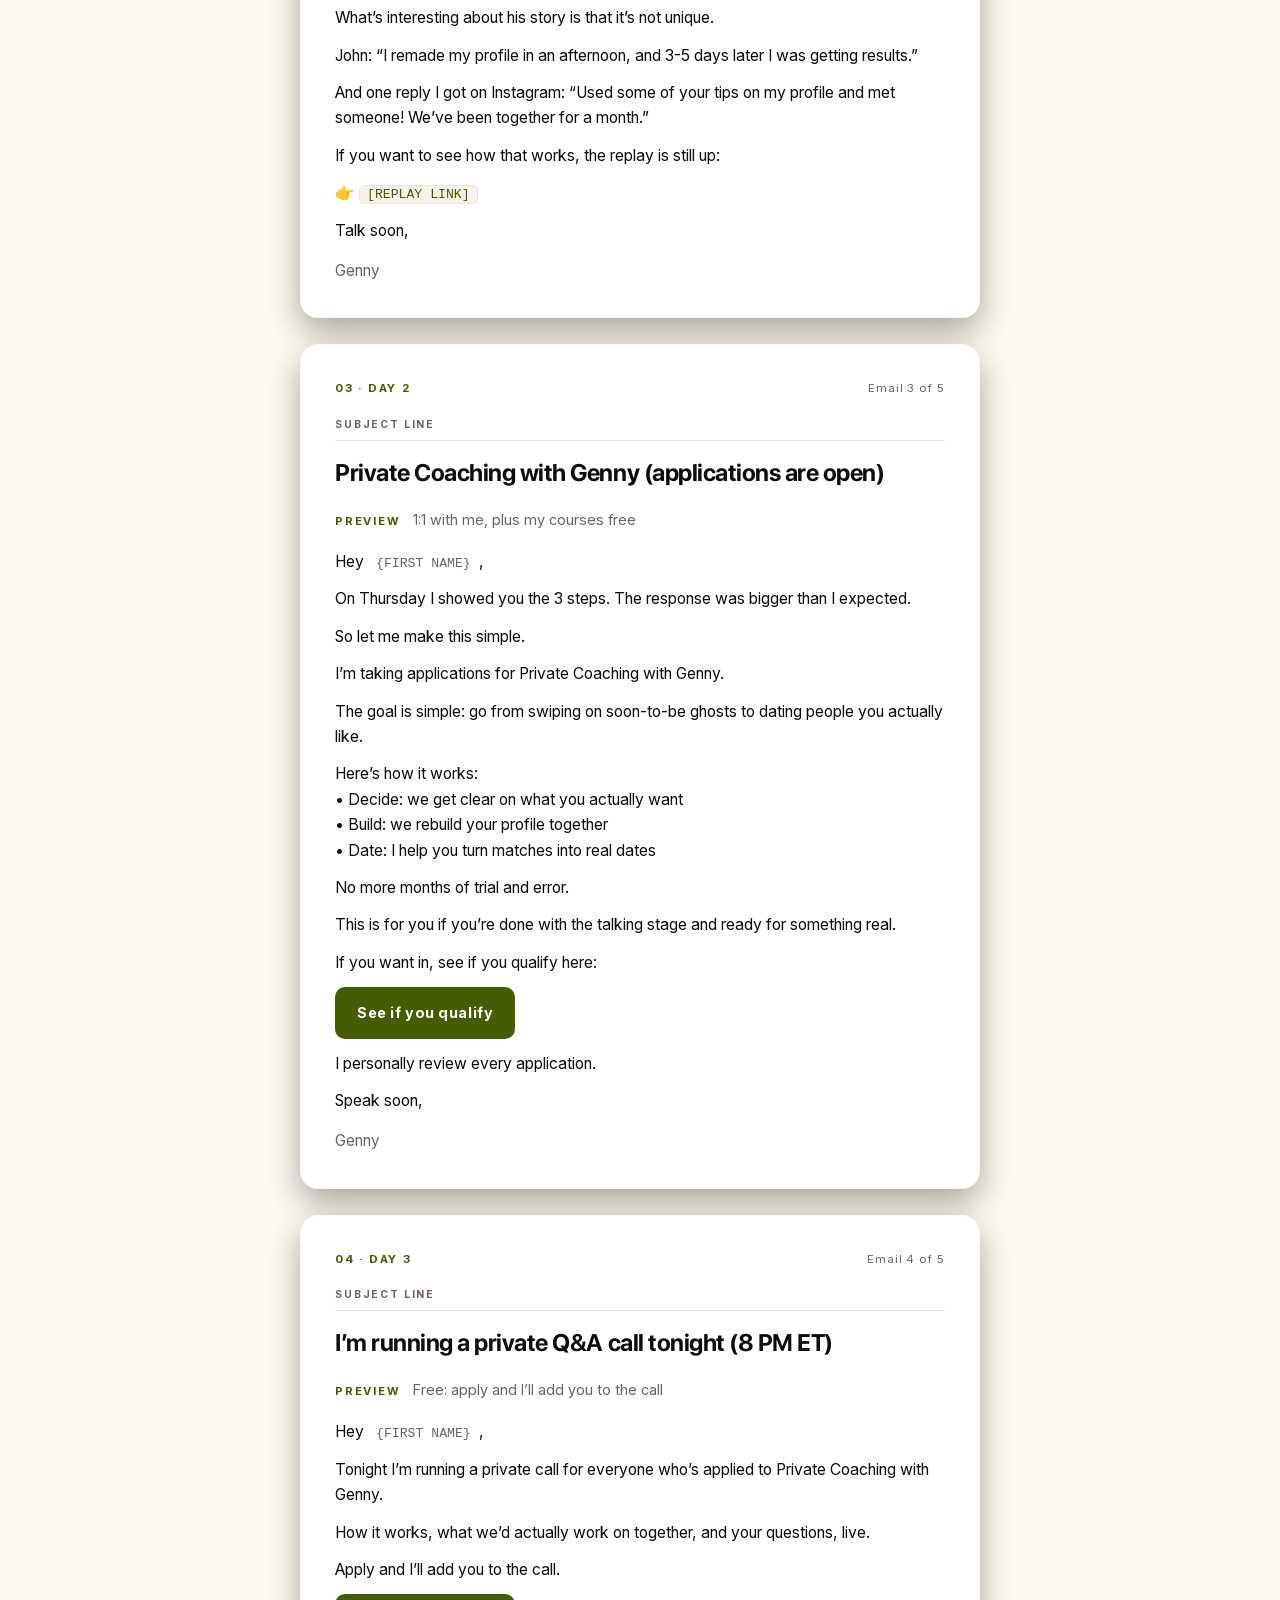
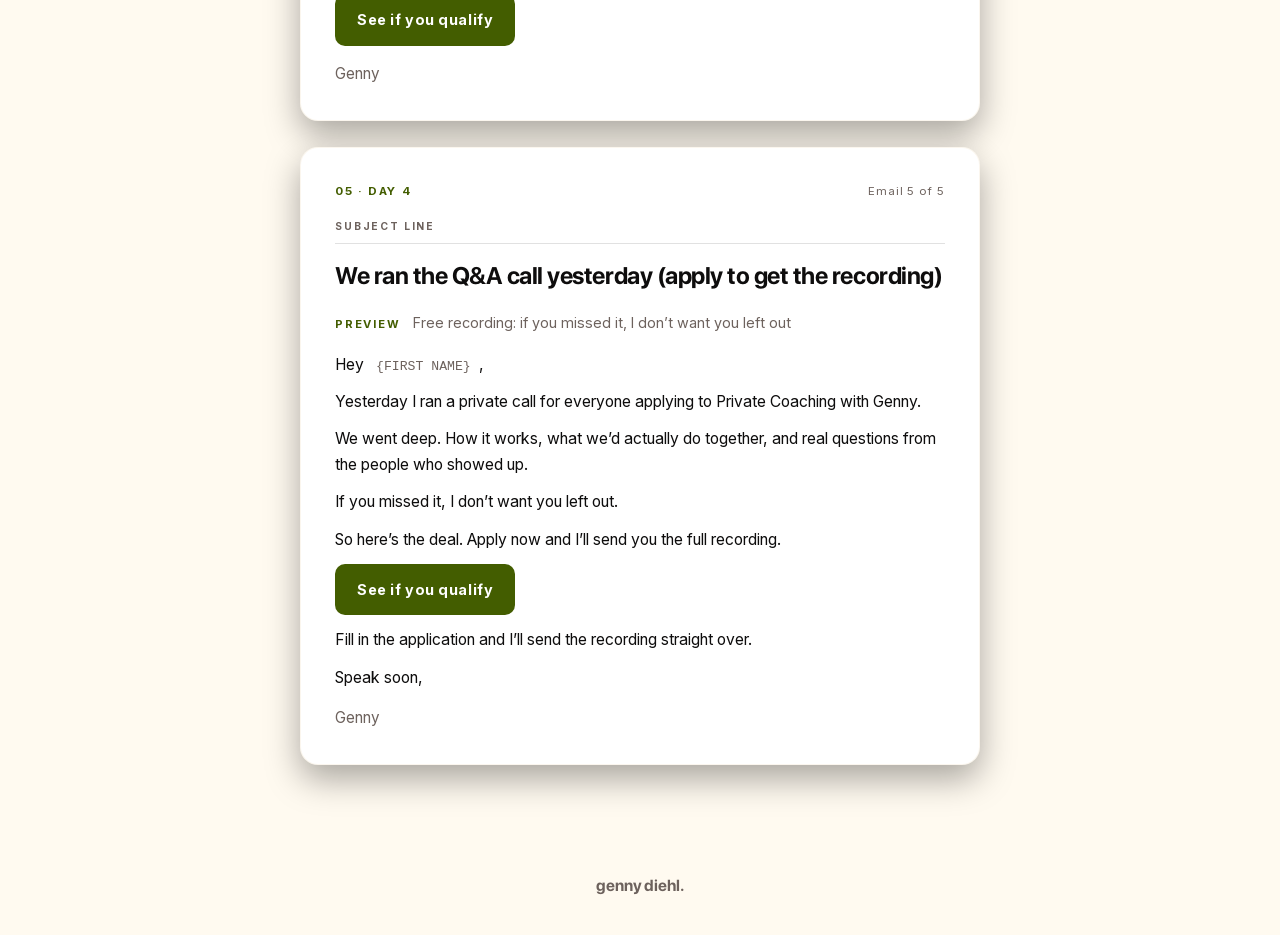
<file: post-webinar/index.html>
<!doctype html>
<html lang="en">
<head>
  <meta charset="utf-8" />
  <meta name="viewport" content="width=device-width, initial-scale=1" />
  <title>Post-webinar emails · Genny Diehl</title>
  <meta name="robots" content="noindex" />
  <script>document.documentElement.className += " js";</script>
  <link rel="icon" href="../assets/img/favicon.png" type="image/png" />
  <link rel="apple-touch-icon" href="../assets/img/apple-touch-icon.png" />
  <link rel="stylesheet" href="../assets/vendor/lenis.css" />
  <link rel="stylesheet" href="../assets/vsl.css" />
  <link rel="stylesheet" href="../assets/emails.css" />
  <link rel="stylesheet" href="../assets/brand.css" />
<script data-topfix>try{if("scrollRestoration" in history)history.scrollRestoration="manual"}catch(e){}addEventListener("load",function(){if(!location.hash){scrollTo(0,0);setTimeout(function(){scrollTo(0,0)},50)}});</script>
</head>
<body>
  <header class="brandbar"><div class="brand"><span class="brand__word">genny diehl.</span></div></header>
  <main class="page">
    <section class="seq">
      <div class="seq__glow" aria-hidden="true"></div>
      <div class="container">
        <header class="seq__intro">
          <p class="seq__eyebrow reveal">Email sequence · After the live class</p>
          <h1 class="seq__title reveal" style="--i:1">The post-webinar sequence</h1>
        </header>
        <div class="seq__list">
          <article class="email reveal">
            <div class="email__head"><span class="email__tag">01 · Next morning</span><span class="email__count">Email 1 of 5</span></div>
            <span class="email__sl-label">Subject line</span>
            <h2 class="email__subject">Class Replay &#127909;</h2>
            <p class="email__pv"><b>Preview</b> Free: the replay is now available</p>
            <div class="email__body"><p>Hey <span class="tok-merge">{FIRST NAME}</span>,</p><p>The replay is now available.</p><p>&#128073; <span class="tok-link">[REPLAY LINK]</span></p><p>This is the full class where I break down the simple 3-step formula busy women use to finally find a real relationship on Hinge.</p><p>During the class, we covered:<br>&bull; Why swiping more never works<br>&bull; The 7 profile killers<br>&bull; How to decide what you actually want<br>&bull; The photo order and prompts that get replies<br>&bull; How to turn matches into real dates</p><p>This isn&rsquo;t a class filled with theory. I showed you exactly what I change on my clients&rsquo; profiles.</p><p>Watch the replay here:</p><p>&#128073; <span class="tok-link">[REPLAY LINK]</span></p><p>Enjoy,</p></div>
            <p class="email__sign">Genny</p><p class="ps">P.S. Set aside an hour, open Hinge next to you, and watch it all the way through. Step 2 is where most people get their biggest breakthrough.</p>
          </article>
          <article class="email reveal">
            <div class="email__head"><span class="email__tag">02 · +2 hours</span><span class="email__count">Email 2 of 5</span></div>
            <span class="email__sl-label">Subject line</span>
            <h2 class="email__subject">From 1 Match a Week to 1 a Day</h2>
            <p class="email__pv"><b>Preview</b> Free replay: Marcus used to get 1 like a week</p>
            <div class="email__body"><p><span class="tok-merge">{FIRST NAME}</span>,</p><p>Marcus used to get maybe 1 like or match a week.</p><p>Today, in his words: &ldquo;I would MAYBE get 1 like or match per week and now the average is roughly 1 per day over the past 5 weeks.&rdquo;</p><p>Not because he became someone else. Not because he swiped more. Not because he got lucky.</p><p>He simply fixed his profile, in the right order.</p><p>What&rsquo;s interesting about his story is that it&rsquo;s not unique.</p><p>John: &ldquo;I remade my profile in an afternoon, and 3-5 days later I was getting results.&rdquo;</p><p>And one reply I got on Instagram: &ldquo;Used some of your tips on my profile and met someone! We&rsquo;ve been together for a month.&rdquo;</p><p>If you want to see how that works, the replay is still up:</p><p>&#128073; <span class="tok-link">[REPLAY LINK]</span></p><p>Talk soon,</p></div>
            <p class="email__sign">Genny</p>
          </article>
          <article class="email reveal">
            <div class="email__head"><span class="email__tag">03 · Day 2</span><span class="email__count">Email 3 of 5</span></div>
            <span class="email__sl-label">Subject line</span>
            <h2 class="email__subject">Private Coaching with Genny (applications are open)</h2>
            <p class="email__pv"><b>Preview</b> 1:1 with me, plus my courses free</p>
            <div class="email__body"><p>Hey <span class="tok-merge">{FIRST NAME}</span>,</p><p>On Thursday I showed you the 3 steps. The response was bigger than I expected.</p><p>So let me make this simple.</p><p>I&rsquo;m taking applications for Private Coaching with Genny.</p><p>The goal is simple: go from swiping on soon-to-be ghosts to dating people you actually like.</p><p>Here&rsquo;s how it works:<br>&bull; Decide: we get clear on what you actually want<br>&bull; Build: we rebuild your profile together<br>&bull; Date: I help you turn matches into real dates</p><p>No more months of trial and error.</p><p>This is for you if you&rsquo;re done with the talking stage and ready for something real.</p><p>If you want in, see if you qualify here:</p><p class="asset"><a class="asset__btn" href="#" onclick="return false">See if you qualify</a></p><p>I personally review every application.</p><p>Speak soon,</p></div>
            <p class="email__sign">Genny</p>
          </article>
          <article class="email reveal">
            <div class="email__head"><span class="email__tag">04 · Day 3</span><span class="email__count">Email 4 of 5</span></div>
            <span class="email__sl-label">Subject line</span>
            <h2 class="email__subject">I&rsquo;m running a private Q&amp;A call tonight (8 PM ET)</h2>
            <p class="email__pv"><b>Preview</b> Free: apply and I&rsquo;ll add you to the call</p>
            <div class="email__body"><p>Hey <span class="tok-merge">{FIRST NAME}</span>,</p><p>Tonight I&rsquo;m running a private call for everyone who&rsquo;s applied to Private Coaching with Genny.</p><p>How it works, what we&rsquo;d actually work on together, and your questions, live.</p><p>Apply and I&rsquo;ll add you to the call.</p><p class="asset"><a class="asset__btn" href="#" onclick="return false">See if you qualify</a></p></div>
            <p class="email__sign">Genny</p>
          </article>
          <article class="email reveal">
            <div class="email__head"><span class="email__tag">05 · Day 4</span><span class="email__count">Email 5 of 5</span></div>
            <span class="email__sl-label">Subject line</span>
            <h2 class="email__subject">We ran the Q&amp;A call yesterday (apply to get the recording)</h2>
            <p class="email__pv"><b>Preview</b> Free recording: if you missed it, I don&rsquo;t want you left out</p>
            <div class="email__body"><p>Hey <span class="tok-merge">{FIRST NAME}</span>,</p><p>Yesterday I ran a private call for everyone applying to Private Coaching with Genny.</p><p>We went deep. How it works, what we&rsquo;d actually do together, and real questions from the people who showed up.</p><p>If you missed it, I don&rsquo;t want you left out.</p><p>So here&rsquo;s the deal. Apply now and I&rsquo;ll send you the full recording.</p><p class="asset"><a class="asset__btn" href="#" onclick="return false">See if you qualify</a></p><p>Fill in the application and I&rsquo;ll send the recording straight over.</p><p>Speak soon,</p></div>
            <p class="email__sign">Genny</p>
          </article>
        </div>
      </div>
    </section>
  </main>
  <footer class="brandfoot"><div class="brand"><span class="brand__word">genny diehl.</span></div></footer>
  <script src="../assets/vendor/lenis.min.js"></script>
  <script src="../assets/vsl.js"></script>
</body>
</html>
</file>
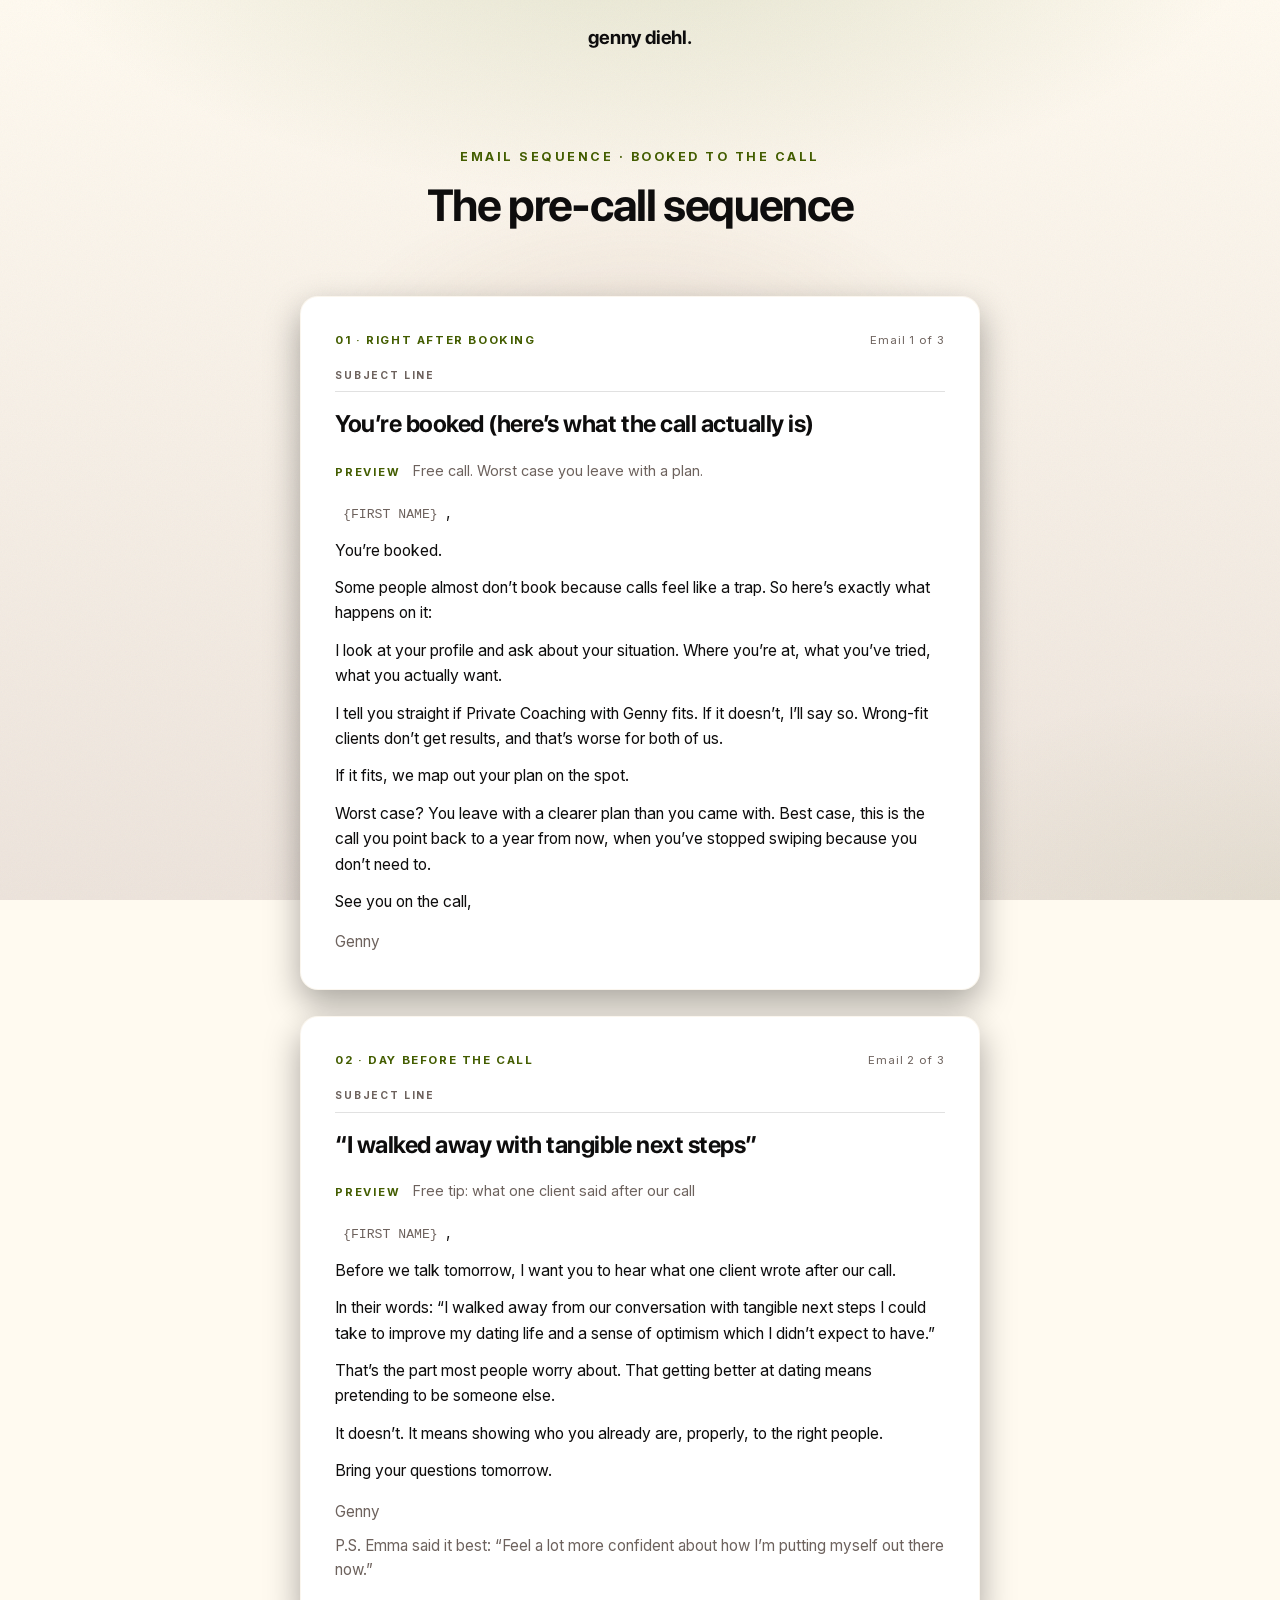
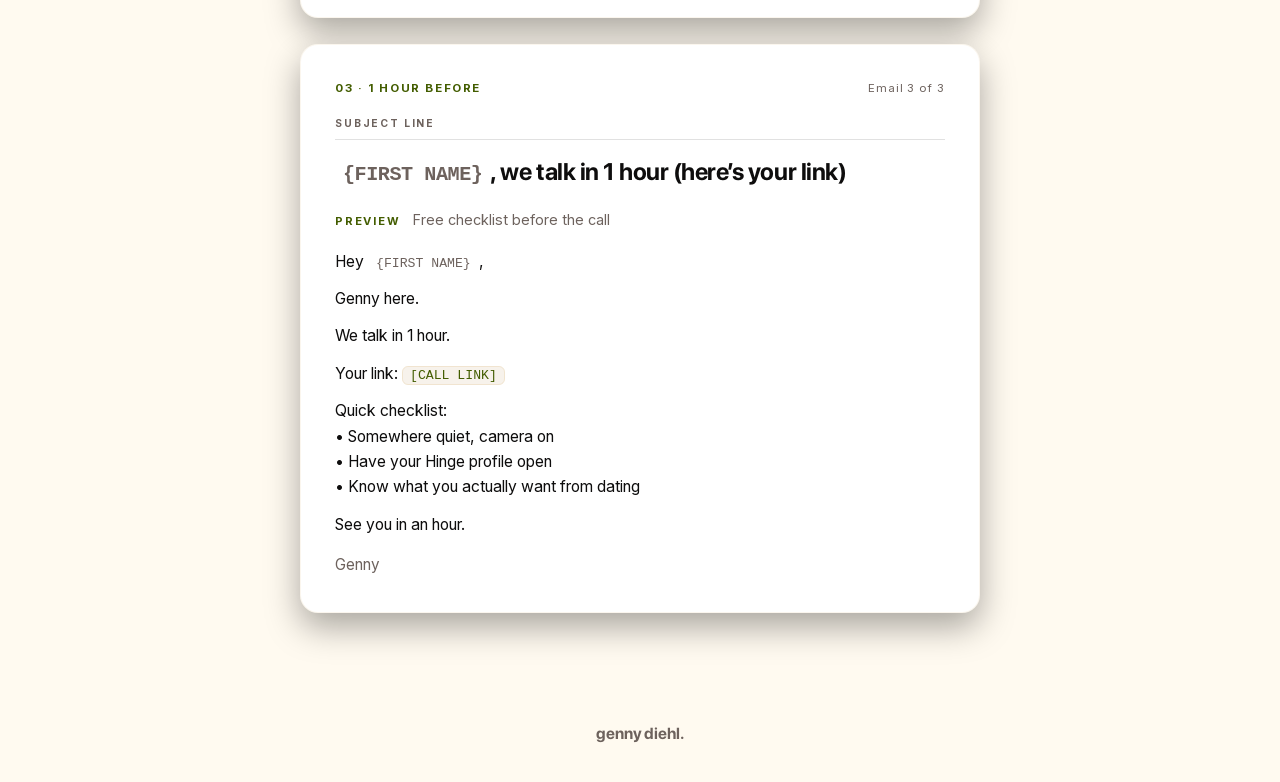
<file: pre-call/index.html>
<!doctype html>
<html lang="en">
<head>
  <meta charset="utf-8" />
  <meta name="viewport" content="width=device-width, initial-scale=1" />
  <title>Pre-call emails · Genny Diehl</title>
  <meta name="robots" content="noindex" />
  <script>document.documentElement.className += " js";</script>
  <link rel="icon" href="../assets/img/favicon.png" type="image/png" />
  <link rel="apple-touch-icon" href="../assets/img/apple-touch-icon.png" />
  <link rel="stylesheet" href="../assets/vendor/lenis.css" />
  <link rel="stylesheet" href="../assets/vsl.css" />
  <link rel="stylesheet" href="../assets/emails.css" />
  <link rel="stylesheet" href="../assets/brand.css" />
<script data-topfix>try{if("scrollRestoration" in history)history.scrollRestoration="manual"}catch(e){}addEventListener("load",function(){if(!location.hash){scrollTo(0,0);setTimeout(function(){scrollTo(0,0)},50)}});</script>
</head>
<body>
  <header class="brandbar"><div class="brand"><span class="brand__word">genny diehl.</span></div></header>
  <main class="page">
    <section class="seq">
      <div class="seq__glow" aria-hidden="true"></div>
      <div class="container">
        <header class="seq__intro">
          <p class="seq__eyebrow reveal">Email sequence · Booked to the call</p>
          <h1 class="seq__title reveal" style="--i:1">The pre-call sequence</h1>
        </header>
        <div class="seq__list">
          <article class="email reveal">
            <div class="email__head"><span class="email__tag">01 · Right after booking</span><span class="email__count">Email 1 of 3</span></div>
            <span class="email__sl-label">Subject line</span>
            <h2 class="email__subject">You&rsquo;re booked (here&rsquo;s what the call actually is)</h2>
            <p class="email__pv"><b>Preview</b> Free call. Worst case you leave with a plan.</p>
            <div class="email__body"><p><span class="tok-merge">{FIRST NAME}</span>,</p><p>You&rsquo;re booked.</p><p>Some people almost don&rsquo;t book because calls feel like a trap. So here&rsquo;s exactly what happens on it:</p><p>I look at your profile and ask about your situation. Where you&rsquo;re at, what you&rsquo;ve tried, what you actually want.</p><p>I tell you straight if Private Coaching with Genny fits. If it doesn&rsquo;t, I&rsquo;ll say so. Wrong-fit clients don&rsquo;t get results, and that&rsquo;s worse for both of us.</p><p>If it fits, we map out your plan on the spot.</p><p>Worst case? You leave with a clearer plan than you came with. Best case, this is the call you point back to a year from now, when you&rsquo;ve stopped swiping because you don&rsquo;t need to.</p><p>See you on the call,</p></div>
            <p class="email__sign">Genny</p>
          </article>
          <article class="email reveal">
            <div class="email__head"><span class="email__tag">02 · Day before the call</span><span class="email__count">Email 2 of 3</span></div>
            <span class="email__sl-label">Subject line</span>
            <h2 class="email__subject">&ldquo;I walked away with tangible next steps&rdquo;</h2>
            <p class="email__pv"><b>Preview</b> Free tip: what one client said after our call</p>
            <div class="email__body"><p><span class="tok-merge">{FIRST NAME}</span>,</p><p>Before we talk tomorrow, I want you to hear what one client wrote after our call.</p><p>In their words: &ldquo;I walked away from our conversation with tangible next steps I could take to improve my dating life and a sense of optimism which I didn&rsquo;t expect to have.&rdquo;</p><p>That&rsquo;s the part most people worry about. That getting better at dating means pretending to be someone else.</p><p>It doesn&rsquo;t. It means showing who you already are, properly, to the right people.</p><p>Bring your questions tomorrow.</p></div>
            <p class="email__sign">Genny</p><p class="ps">P.S. Emma said it best: &ldquo;Feel a lot more confident about how I&rsquo;m putting myself out there now.&rdquo;</p>
          </article>
          <article class="email reveal">
            <div class="email__head"><span class="email__tag">03 · 1 hour before</span><span class="email__count">Email 3 of 3</span></div>
            <span class="email__sl-label">Subject line</span>
            <h2 class="email__subject"><span class="tok-merge">{FIRST NAME}</span>, we talk in 1 hour (here&rsquo;s your link)</h2>
            <p class="email__pv"><b>Preview</b> Free checklist before the call</p>
            <div class="email__body"><p>Hey <span class="tok-merge">{FIRST NAME}</span>,</p><p>Genny here.</p><p>We talk in 1 hour.</p><p>Your link: <span class="tok-link">[CALL LINK]</span></p><p>Quick checklist:<br>&bull; Somewhere quiet, camera on<br>&bull; Have your Hinge profile open<br>&bull; Know what you actually want from dating</p><p>See you in an hour.</p></div>
            <p class="email__sign">Genny</p>
          </article>
        </div>
      </div>
    </section>
  </main>
  <footer class="brandfoot"><div class="brand"><span class="brand__word">genny diehl.</span></div></footer>
  <script src="../assets/vendor/lenis.min.js"></script>
  <script src="../assets/vsl.js"></script>
</body>
</html>
</file>
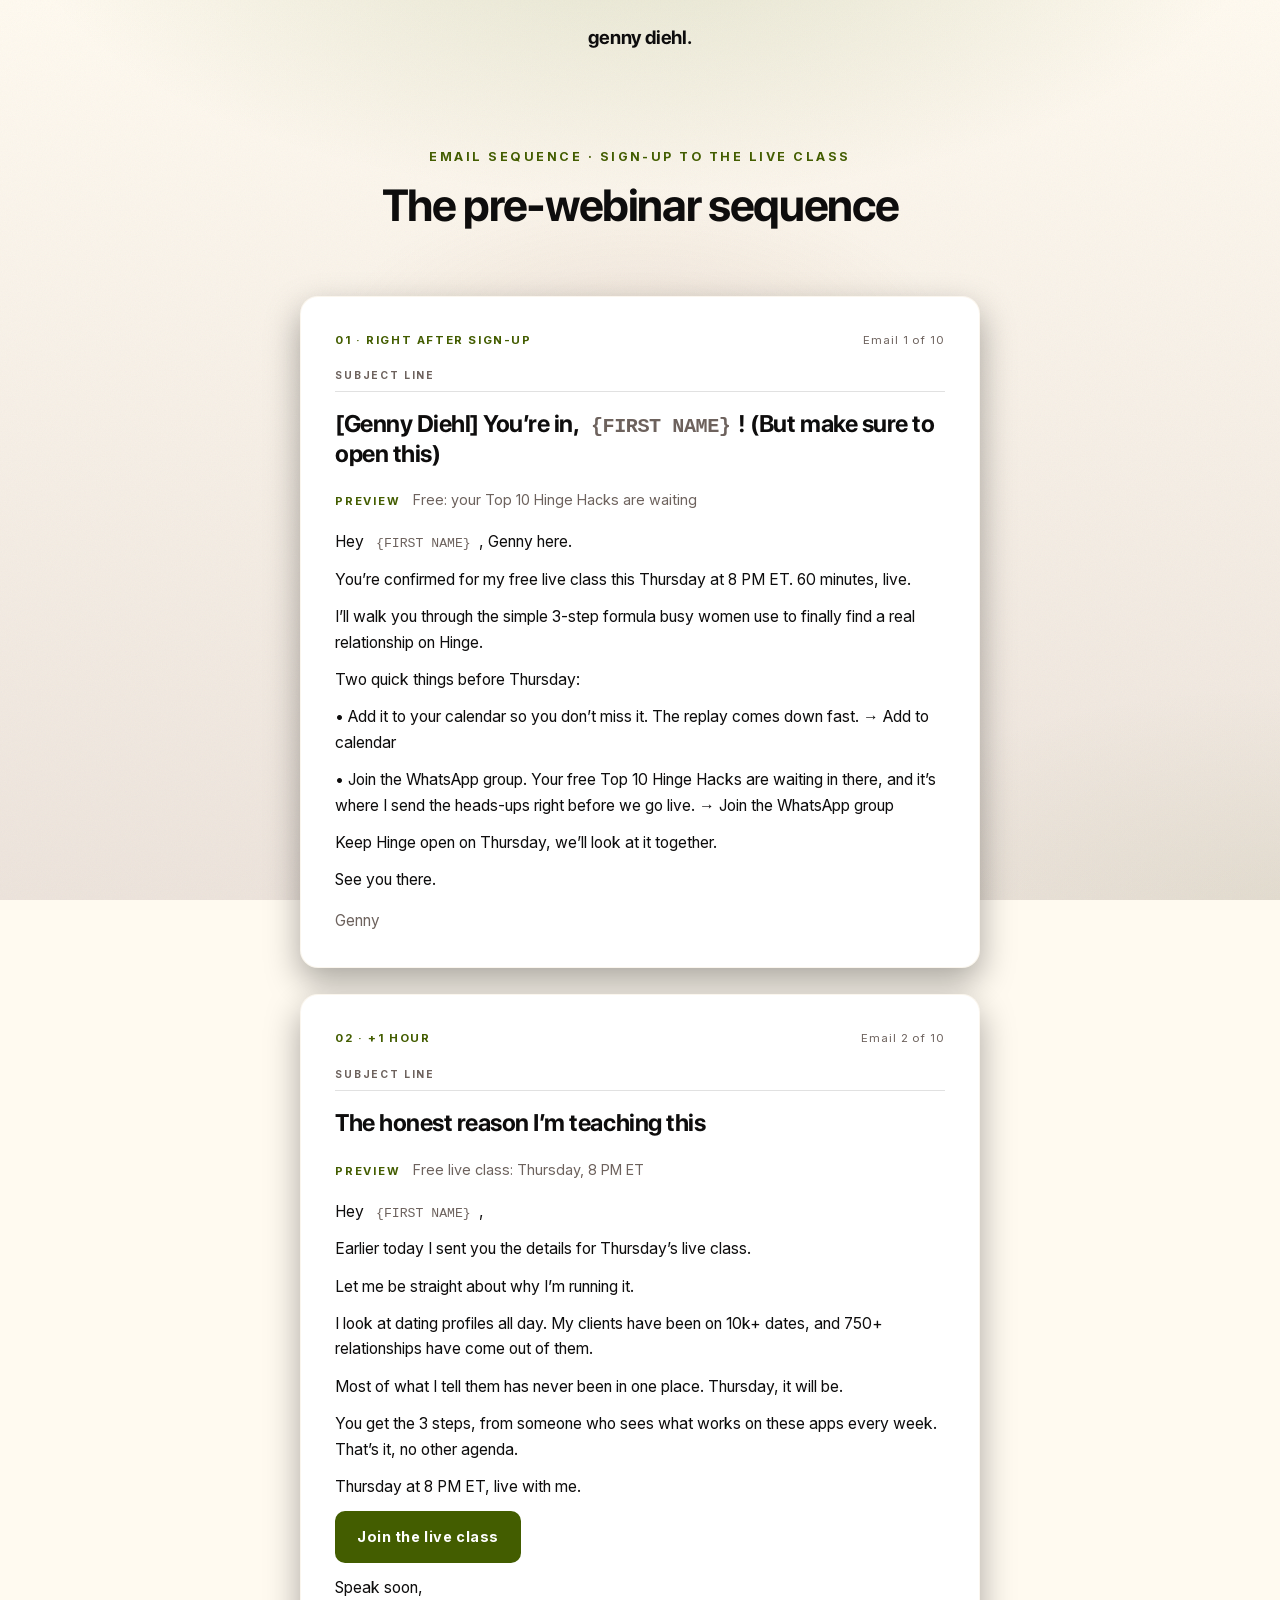
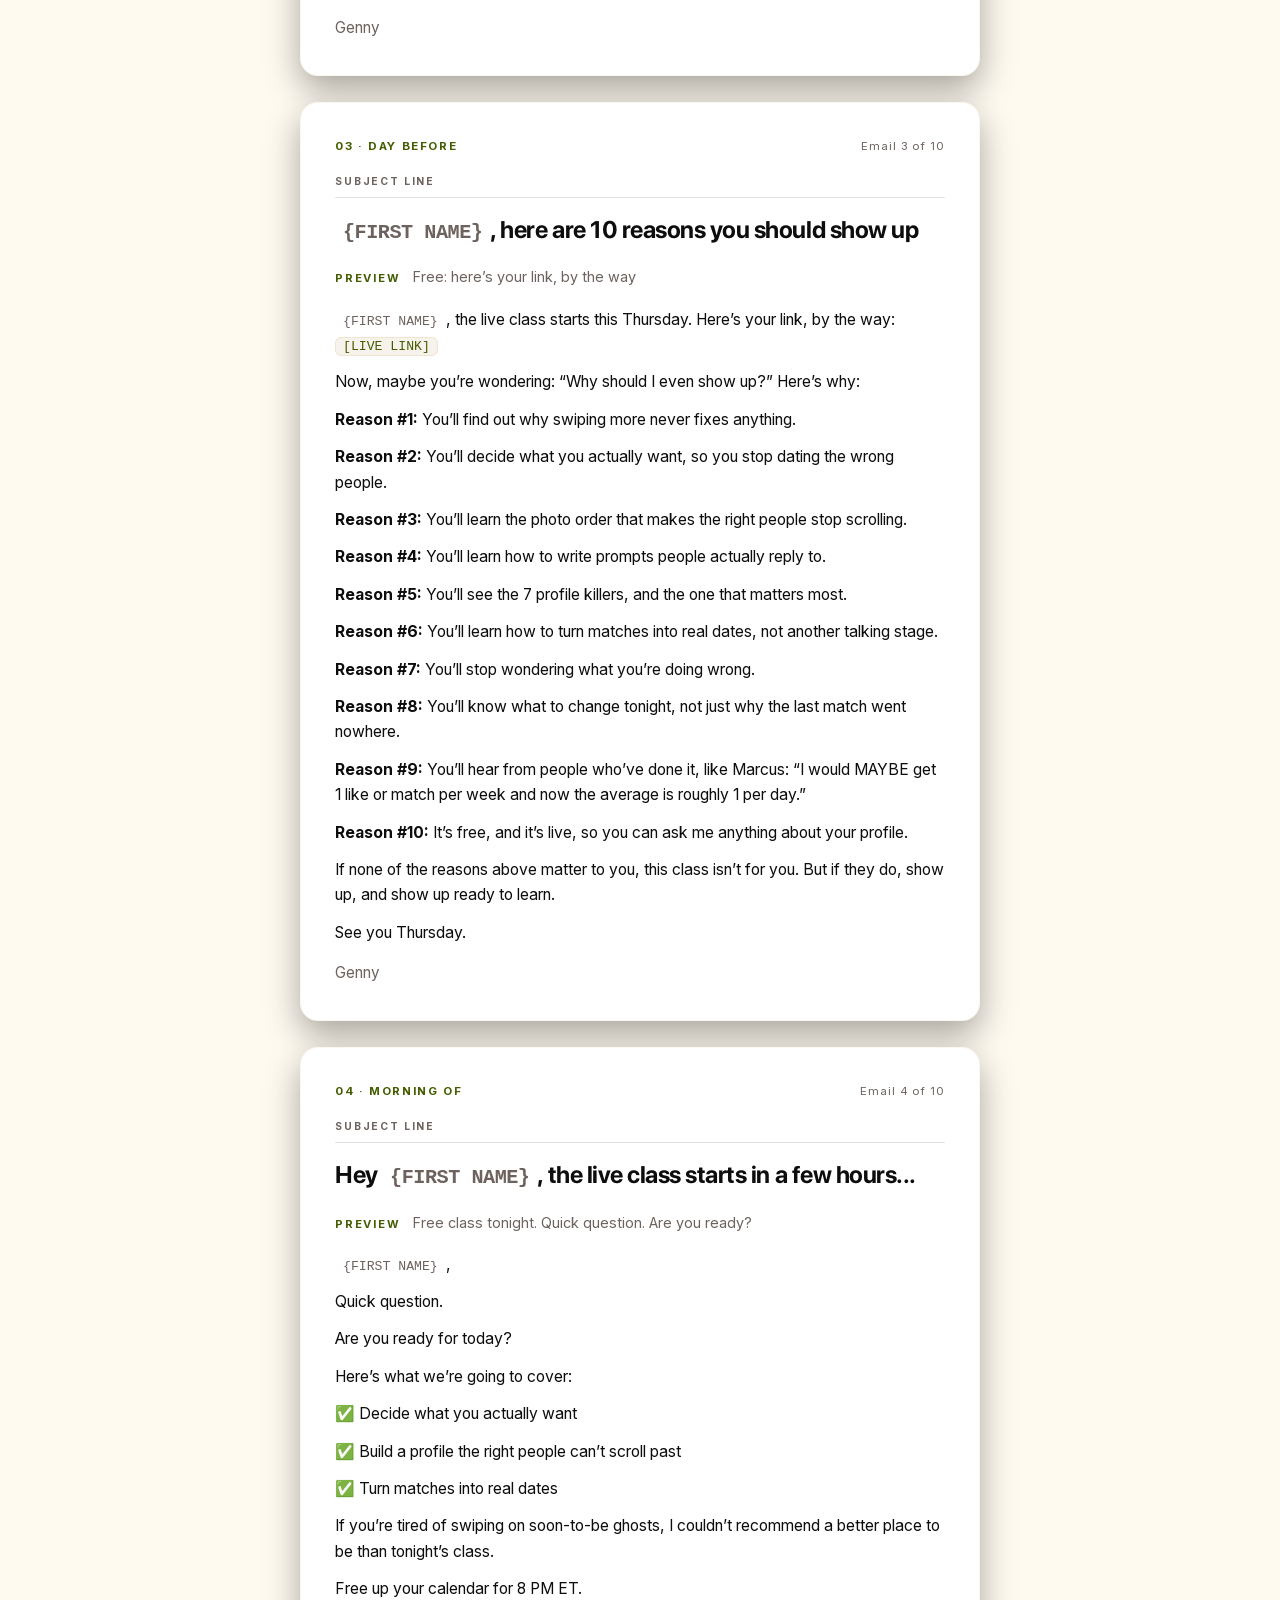
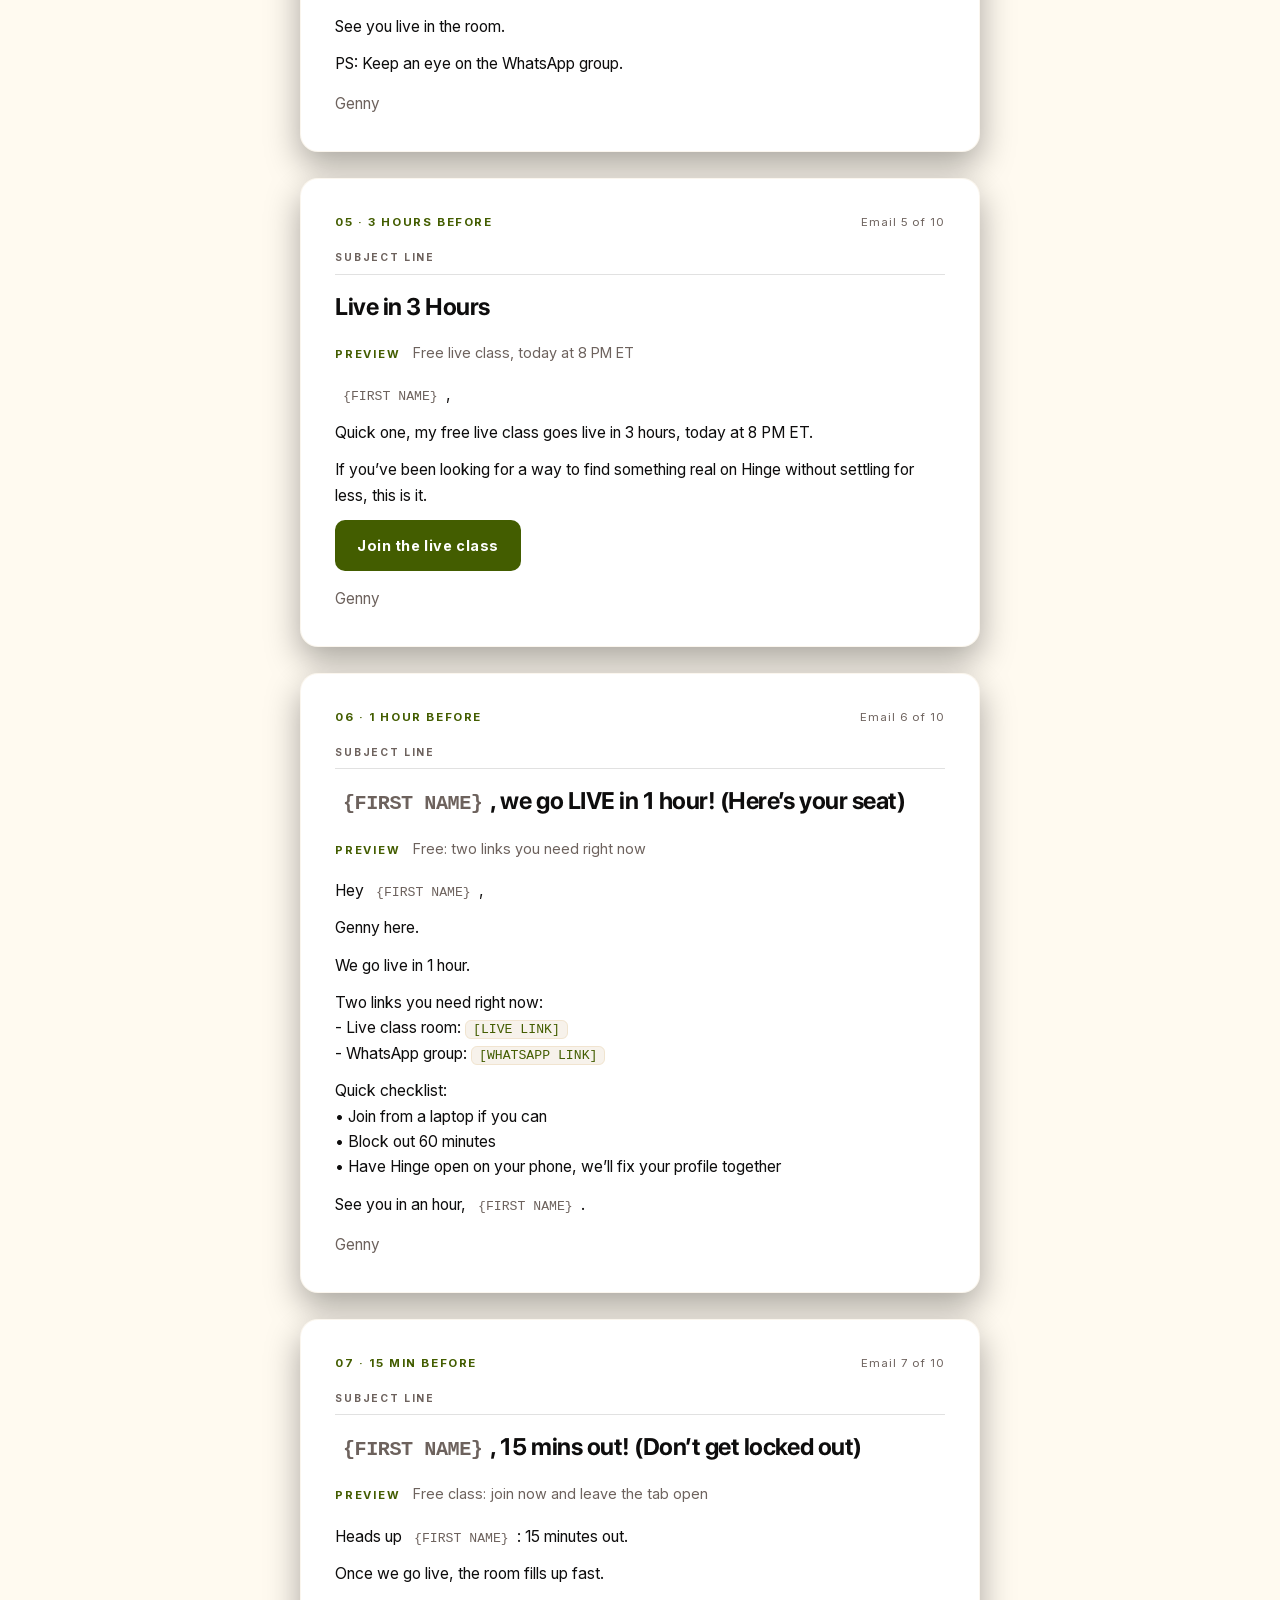
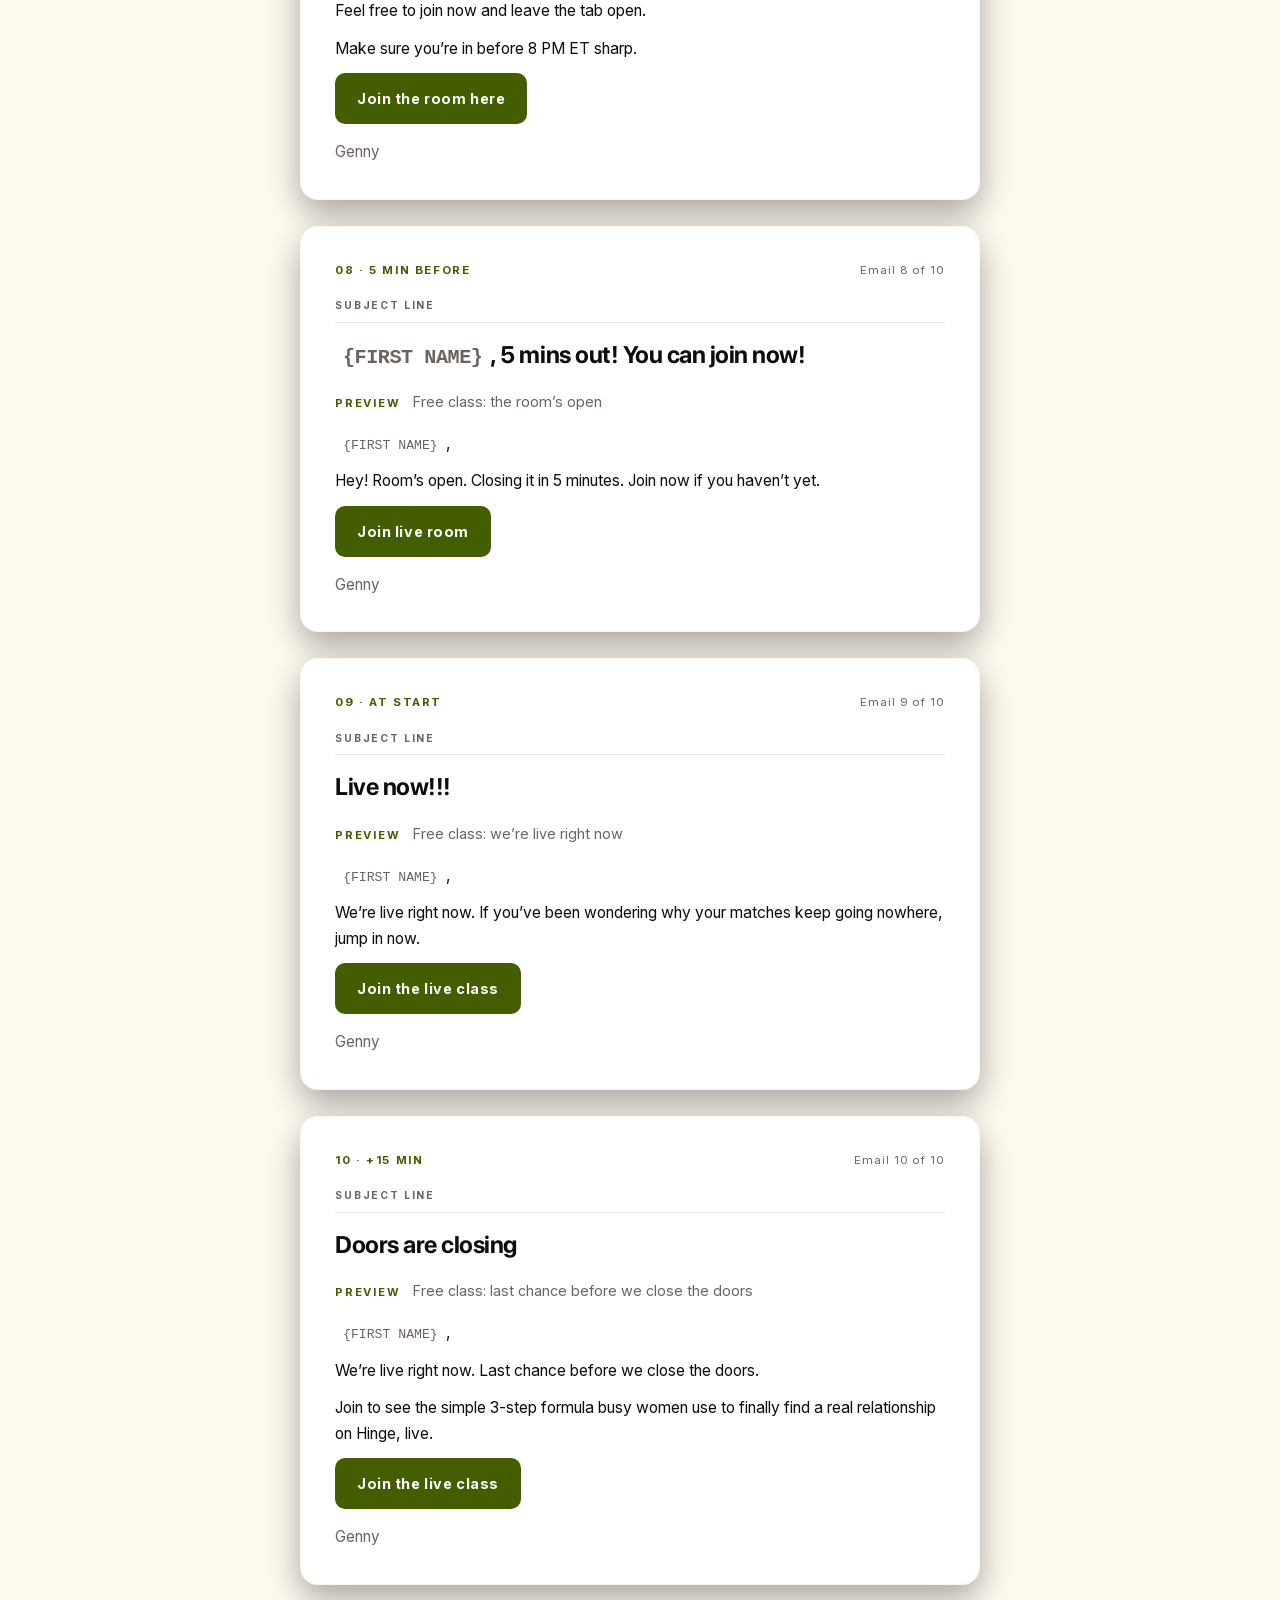
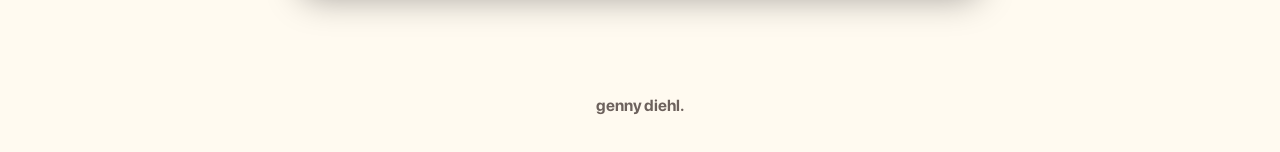
<file: pre-webinar/index.html>
<!doctype html>
<html lang="en">
<head>
  <meta charset="utf-8" />
  <meta name="viewport" content="width=device-width, initial-scale=1" />
  <title>Pre-webinar emails · Genny Diehl</title>
  <meta name="robots" content="noindex" />
  <script>document.documentElement.className += " js";</script>
  <link rel="icon" href="../assets/img/favicon.png" type="image/png" />
  <link rel="apple-touch-icon" href="../assets/img/apple-touch-icon.png" />
  <link rel="stylesheet" href="../assets/vendor/lenis.css" />
  <link rel="stylesheet" href="../assets/vsl.css" />
  <link rel="stylesheet" href="../assets/emails.css" />
  <link rel="stylesheet" href="../assets/brand.css" />
<script data-topfix>try{if("scrollRestoration" in history)history.scrollRestoration="manual"}catch(e){}addEventListener("load",function(){if(!location.hash){scrollTo(0,0);setTimeout(function(){scrollTo(0,0)},50)}});</script>
</head>
<body>
  <header class="brandbar"><div class="brand"><span class="brand__word">genny diehl.</span></div></header>
  <main class="page">
    <section class="seq">
      <div class="seq__glow" aria-hidden="true"></div>
      <div class="container">
        <header class="seq__intro">
          <p class="seq__eyebrow reveal">Email sequence · Sign-up to the live class</p>
          <h1 class="seq__title reveal" style="--i:1">The pre-webinar sequence</h1>
        </header>
        <div class="seq__list">
          <article class="email reveal">
            <div class="email__head"><span class="email__tag">01 · Right after sign-up</span><span class="email__count">Email 1 of 10</span></div>
            <span class="email__sl-label">Subject line</span>
            <h2 class="email__subject">[Genny Diehl] You&rsquo;re in, <span class="tok-merge">{FIRST NAME}</span>! (But make sure to open this)</h2>
            <p class="email__pv"><b>Preview</b> Free: your Top 10 Hinge Hacks are waiting</p>
            <div class="email__body"><p>Hey <span class="tok-merge">{FIRST NAME}</span>, Genny here.</p><p>You&rsquo;re confirmed for my free live class this Thursday at 8 PM ET. 60 minutes, live.</p><p>I&rsquo;ll walk you through the simple 3-step formula busy women use to finally find a real relationship on Hinge.</p><p>Two quick things before Thursday:</p><p>&bull; Add it to your calendar so you don&rsquo;t miss it. The replay comes down fast. &rarr; Add to calendar</p><p>&bull; Join the WhatsApp group. Your free Top 10 Hinge Hacks are waiting in there, and it&rsquo;s where I send the heads-ups right before we go live. &rarr; Join the WhatsApp group</p><p>Keep Hinge open on Thursday, we&rsquo;ll look at it together.</p><p>See you there.</p></div>
            <p class="email__sign">Genny</p>
          </article>
          <article class="email reveal">
            <div class="email__head"><span class="email__tag">02 · +1 hour</span><span class="email__count">Email 2 of 10</span></div>
            <span class="email__sl-label">Subject line</span>
            <h2 class="email__subject">The honest reason I&rsquo;m teaching this</h2>
            <p class="email__pv"><b>Preview</b> Free live class: Thursday, 8 PM ET</p>
            <div class="email__body"><p>Hey <span class="tok-merge">{FIRST NAME}</span>,</p><p>Earlier today I sent you the details for Thursday&rsquo;s live class.</p><p>Let me be straight about why I&rsquo;m running it.</p><p>I look at dating profiles all day. My clients have been on 10k+ dates, and 750+ relationships have come out of them.</p><p>Most of what I tell them has never been in one place. Thursday, it will be.</p><p>You get the 3 steps, from someone who sees what works on these apps every week. That&rsquo;s it, no other agenda.</p><p>Thursday at 8 PM ET, live with me.</p><p class="asset"><a class="asset__btn" href="#" onclick="return false">Join the live class</a></p><p>Speak soon,</p></div>
            <p class="email__sign">Genny</p>
          </article>
          <article class="email reveal">
            <div class="email__head"><span class="email__tag">03 · Day before</span><span class="email__count">Email 3 of 10</span></div>
            <span class="email__sl-label">Subject line</span>
            <h2 class="email__subject"><span class="tok-merge">{FIRST NAME}</span>, here are 10 reasons you should show up</h2>
            <p class="email__pv"><b>Preview</b> Free: here&rsquo;s your link, by the way</p>
            <div class="email__body"><p><span class="tok-merge">{FIRST NAME}</span>, the live class starts this Thursday. Here&rsquo;s your link, by the way: <span class="tok-link">[LIVE LINK]</span></p><p>Now, maybe you&rsquo;re wondering: &ldquo;Why should I even show up?&rdquo; Here&rsquo;s why:</p><p><b>Reason #1:</b> You&rsquo;ll find out why swiping more never fixes anything.</p><p><b>Reason #2:</b> You&rsquo;ll decide what you actually want, so you stop dating the wrong people.</p><p><b>Reason #3:</b> You&rsquo;ll learn the photo order that makes the right people stop scrolling.</p><p><b>Reason #4:</b> You&rsquo;ll learn how to write prompts people actually reply to.</p><p><b>Reason #5:</b> You&rsquo;ll see the 7 profile killers, and the one that matters most.</p><p><b>Reason #6:</b> You&rsquo;ll learn how to turn matches into real dates, not another talking stage.</p><p><b>Reason #7:</b> You&rsquo;ll stop wondering what you&rsquo;re doing wrong.</p><p><b>Reason #8:</b> You&rsquo;ll know what to change tonight, not just why the last match went nowhere.</p><p><b>Reason #9:</b> You&rsquo;ll hear from people who&rsquo;ve done it, like Marcus: &ldquo;I would MAYBE get 1 like or match per week and now the average is roughly 1 per day.&rdquo;</p><p><b>Reason #10:</b> It&rsquo;s free, and it&rsquo;s live, so you can ask me anything about your profile.</p><p>If none of the reasons above matter to you, this class isn&rsquo;t for you. But if they do, show up, and show up ready to learn.</p><p>See you Thursday.</p></div>
            <p class="email__sign">Genny</p>
          </article>
          <article class="email reveal">
            <div class="email__head"><span class="email__tag">04 · Morning of</span><span class="email__count">Email 4 of 10</span></div>
            <span class="email__sl-label">Subject line</span>
            <h2 class="email__subject">Hey <span class="tok-merge">{FIRST NAME}</span>, the live class starts in a few hours...</h2>
            <p class="email__pv"><b>Preview</b> Free class tonight. Quick question. Are you ready?</p>
            <div class="email__body"><p><span class="tok-merge">{FIRST NAME}</span>,</p><p>Quick question.</p><p>Are you ready for today?</p><p>Here&rsquo;s what we&rsquo;re going to cover:</p><p>&#9989; Decide what you actually want</p><p>&#9989; Build a profile the right people can&rsquo;t scroll past</p><p>&#9989; Turn matches into real dates</p><p>If you&rsquo;re tired of swiping on soon-to-be ghosts, I couldn&rsquo;t recommend a better place to be than tonight&rsquo;s class.</p><p>Free up your calendar for 8 PM ET.</p><p>See you live in the room.</p><p>PS: Keep an eye on the WhatsApp group.</p></div>
            <p class="email__sign">Genny</p>
          </article>
          <article class="email reveal">
            <div class="email__head"><span class="email__tag">05 · 3 hours before</span><span class="email__count">Email 5 of 10</span></div>
            <span class="email__sl-label">Subject line</span>
            <h2 class="email__subject">Live in 3 Hours</h2>
            <p class="email__pv"><b>Preview</b> Free live class, today at 8 PM ET</p>
            <div class="email__body"><p><span class="tok-merge">{FIRST NAME}</span>,</p><p>Quick one, my free live class goes live in 3 hours, today at 8 PM ET.</p><p>If you&rsquo;ve been looking for a way to find something real on Hinge without settling for less, this is it.</p><p class="asset"><a class="asset__btn" href="#" onclick="return false">Join the live class</a></p></div>
            <p class="email__sign">Genny</p>
          </article>
          <article class="email reveal">
            <div class="email__head"><span class="email__tag">06 · 1 hour before</span><span class="email__count">Email 6 of 10</span></div>
            <span class="email__sl-label">Subject line</span>
            <h2 class="email__subject"><span class="tok-merge">{FIRST NAME}</span>, we go LIVE in 1 hour! (Here&rsquo;s your seat)</h2>
            <p class="email__pv"><b>Preview</b> Free: two links you need right now</p>
            <div class="email__body"><p>Hey <span class="tok-merge">{FIRST NAME}</span>,</p><p>Genny here.</p><p>We go live in 1 hour.</p><p>Two links you need right now:<br>- Live class room: <span class="tok-link">[LIVE LINK]</span><br>- WhatsApp group: <span class="tok-link">[WHATSAPP LINK]</span></p><p>Quick checklist:<br>&bull; Join from a laptop if you can<br>&bull; Block out 60 minutes<br>&bull; Have Hinge open on your phone, we&rsquo;ll fix your profile together</p><p>See you in an hour, <span class="tok-merge">{FIRST NAME}</span>.</p></div>
            <p class="email__sign">Genny</p>
          </article>
          <article class="email reveal">
            <div class="email__head"><span class="email__tag">07 · 15 min before</span><span class="email__count">Email 7 of 10</span></div>
            <span class="email__sl-label">Subject line</span>
            <h2 class="email__subject"><span class="tok-merge">{FIRST NAME}</span>, 15 mins out! (Don&rsquo;t get locked out)</h2>
            <p class="email__pv"><b>Preview</b> Free class: join now and leave the tab open</p>
            <div class="email__body"><p>Heads up <span class="tok-merge">{FIRST NAME}</span>: 15 minutes out.</p><p>Once we go live, the room fills up fast.</p><p>Feel free to join now and leave the tab open.</p><p>Make sure you&rsquo;re in before 8 PM ET sharp.</p><p class="asset"><a class="asset__btn" href="#" onclick="return false">Join the room here</a></p></div>
            <p class="email__sign">Genny</p>
          </article>
          <article class="email reveal">
            <div class="email__head"><span class="email__tag">08 · 5 min before</span><span class="email__count">Email 8 of 10</span></div>
            <span class="email__sl-label">Subject line</span>
            <h2 class="email__subject"><span class="tok-merge">{FIRST NAME}</span>, 5 mins out! You can join now!</h2>
            <p class="email__pv"><b>Preview</b> Free class: the room&rsquo;s open</p>
            <div class="email__body"><p><span class="tok-merge">{FIRST NAME}</span>,</p><p>Hey! Room&rsquo;s open. Closing it in 5 minutes. Join now if you haven&rsquo;t yet.</p><p class="asset"><a class="asset__btn" href="#" onclick="return false">Join live room</a></p></div>
            <p class="email__sign">Genny</p>
          </article>
          <article class="email reveal">
            <div class="email__head"><span class="email__tag">09 · At start</span><span class="email__count">Email 9 of 10</span></div>
            <span class="email__sl-label">Subject line</span>
            <h2 class="email__subject">Live now!!!</h2>
            <p class="email__pv"><b>Preview</b> Free class: we&rsquo;re live right now</p>
            <div class="email__body"><p><span class="tok-merge">{FIRST NAME}</span>,</p><p>We&rsquo;re live right now. If you&rsquo;ve been wondering why your matches keep going nowhere, jump in now.</p><p class="asset"><a class="asset__btn" href="#" onclick="return false">Join the live class</a></p></div>
            <p class="email__sign">Genny</p>
          </article>
          <article class="email reveal">
            <div class="email__head"><span class="email__tag">10 · +15 min</span><span class="email__count">Email 10 of 10</span></div>
            <span class="email__sl-label">Subject line</span>
            <h2 class="email__subject">Doors are closing</h2>
            <p class="email__pv"><b>Preview</b> Free class: last chance before we close the doors</p>
            <div class="email__body"><p><span class="tok-merge">{FIRST NAME}</span>,</p><p>We&rsquo;re live right now. Last chance before we close the doors.</p><p>Join to see the simple 3-step formula busy women use to finally find a real relationship on Hinge, live.</p><p class="asset"><a class="asset__btn" href="#" onclick="return false">Join the live class</a></p></div>
            <p class="email__sign">Genny</p>
          </article>
        </div>
      </div>
    </section>
  </main>
  <footer class="brandfoot"><div class="brand"><span class="brand__word">genny diehl.</span></div></footer>
  <script src="../assets/vendor/lenis.min.js"></script>
  <script src="../assets/vsl.js"></script>
</body>
</html>
</file>
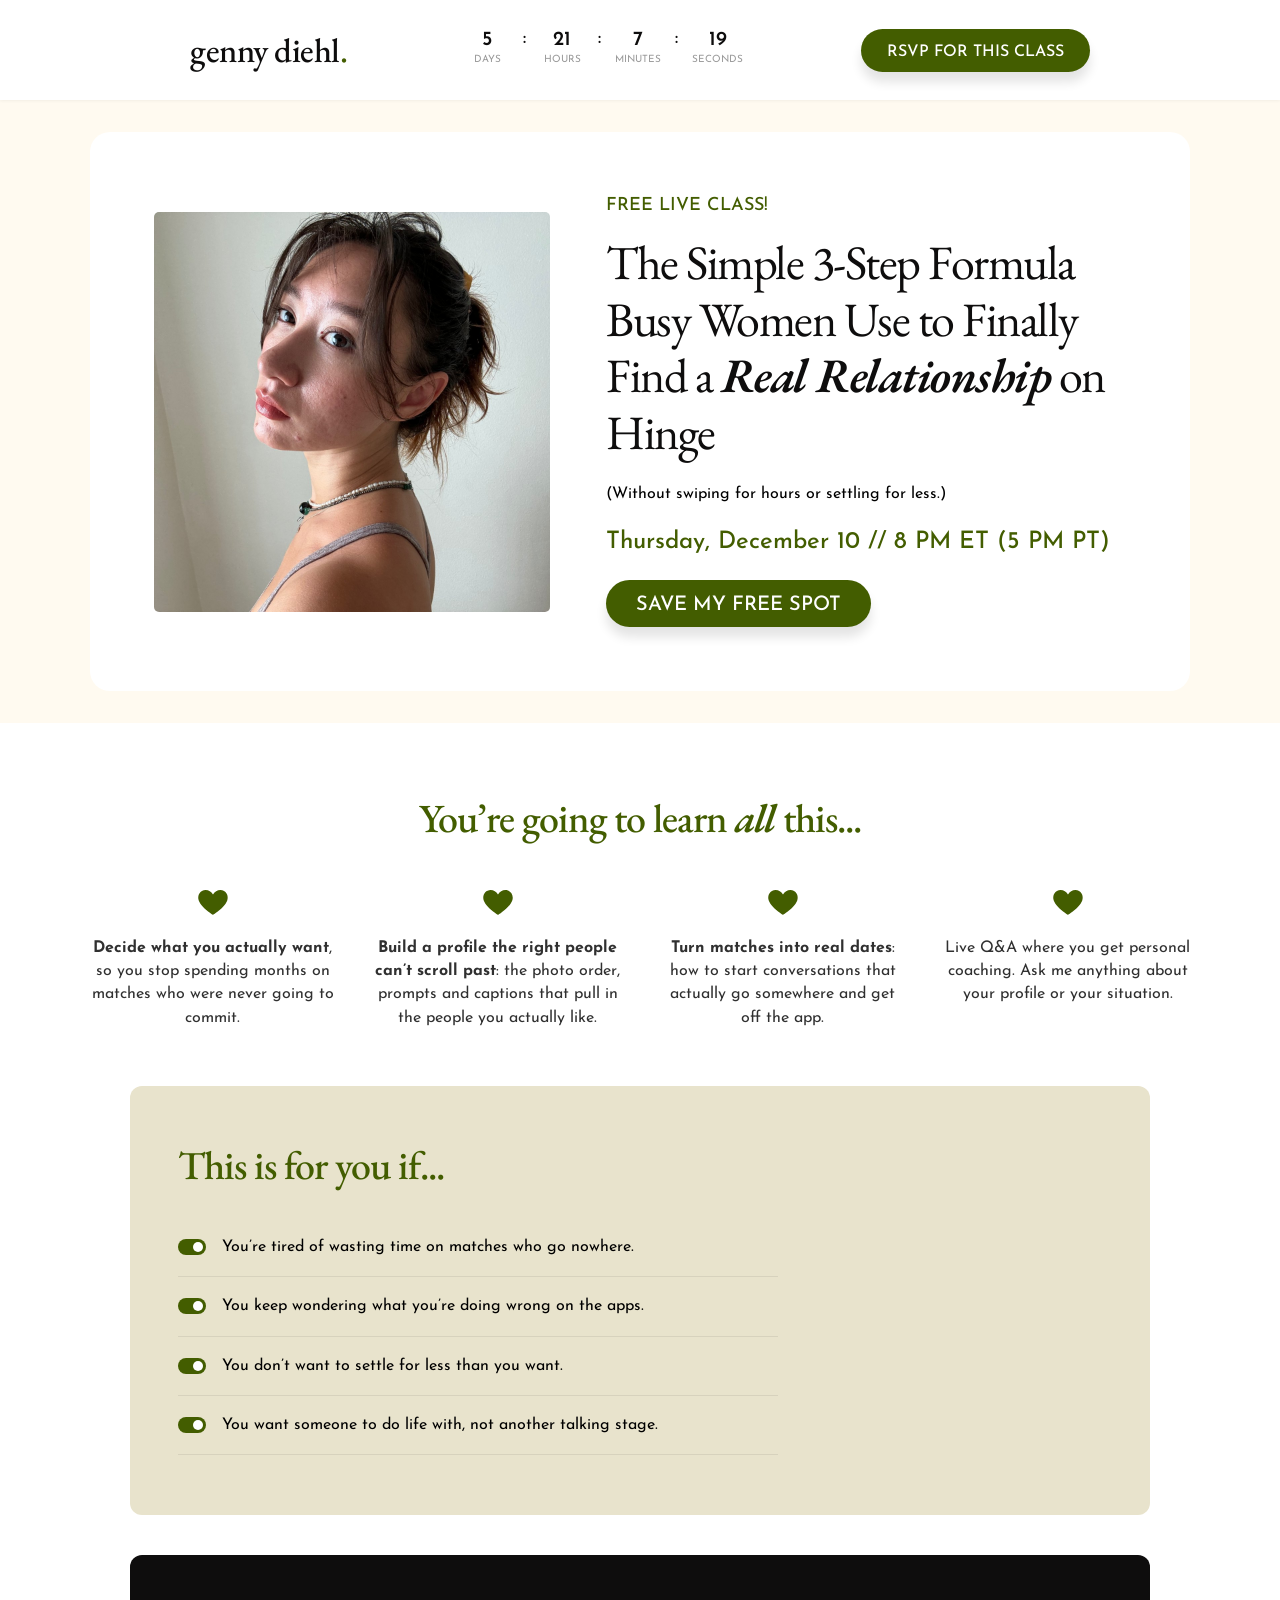
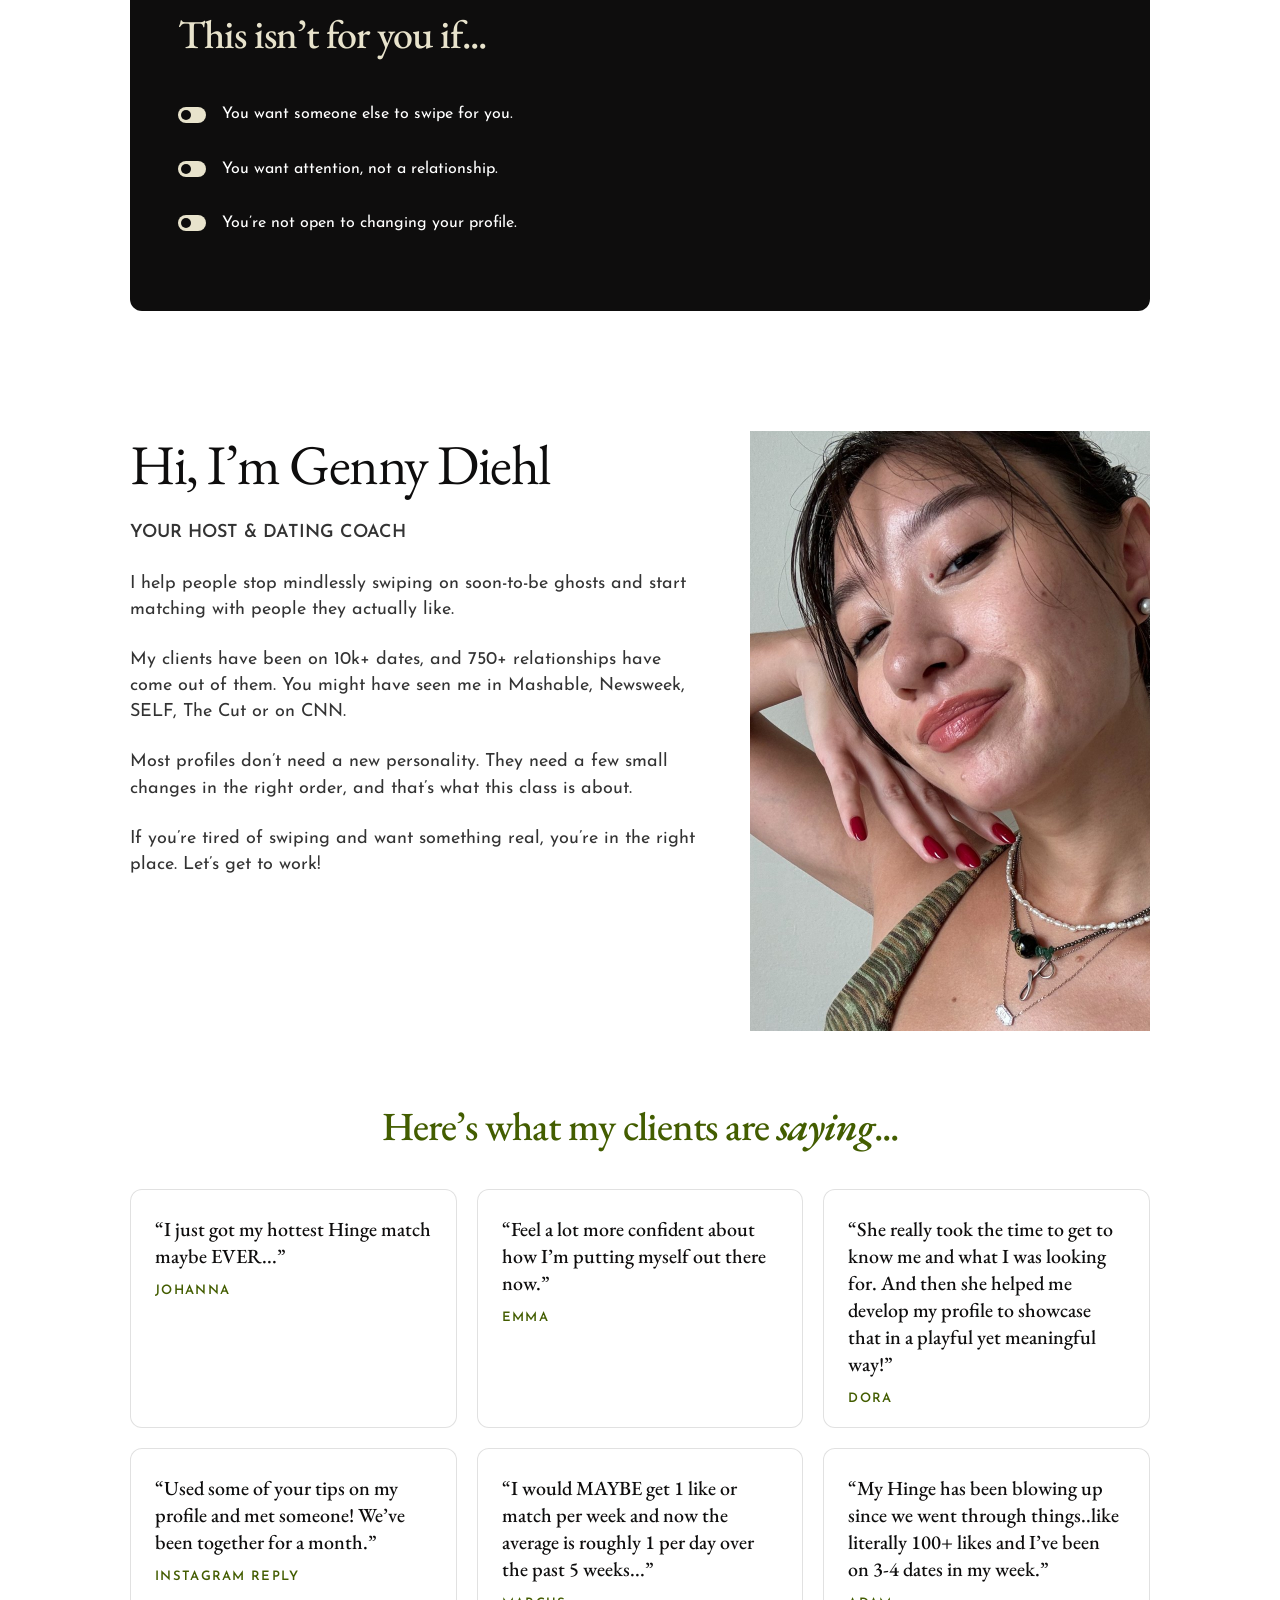
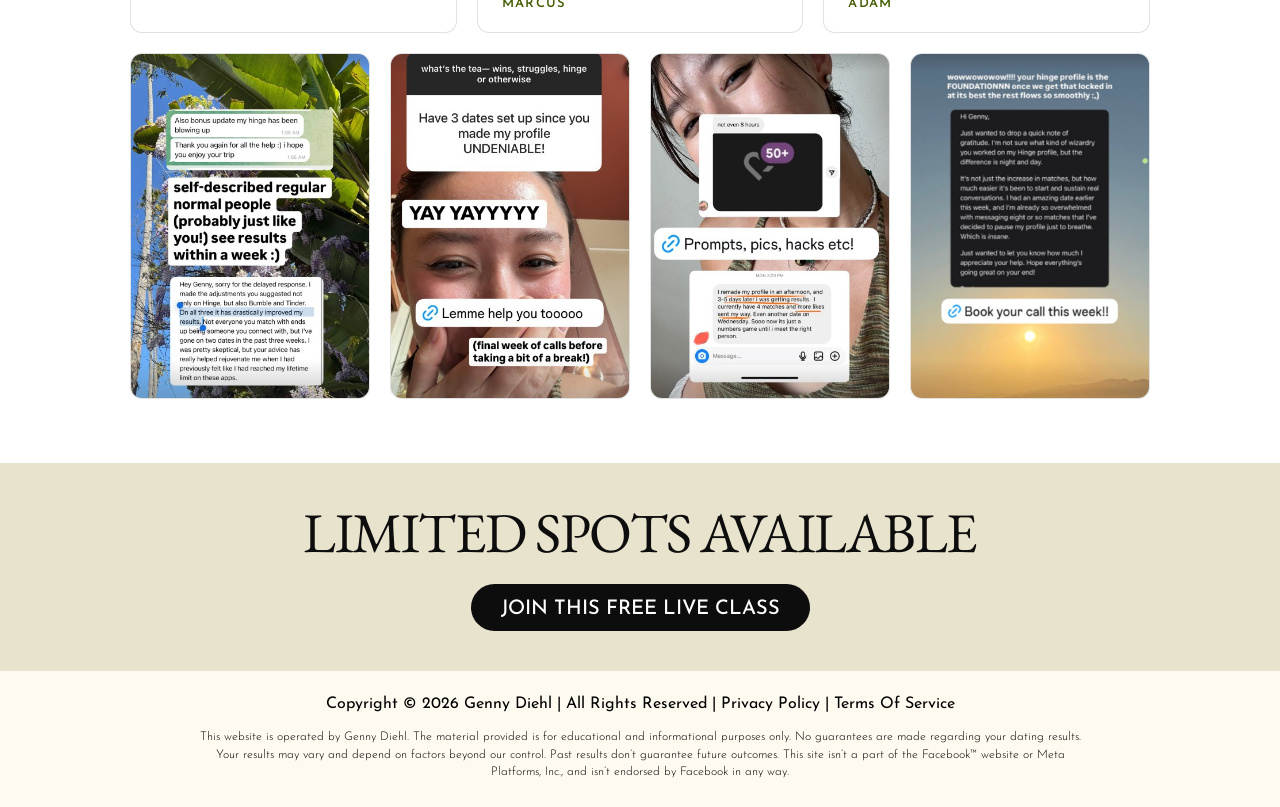
<file: register/index.html>
<!DOCTYPE html>
<html lang="en">
<head>
<meta charset="utf-8">
<meta name="viewport" content="width=device-width, initial-scale=1, viewport-fit=cover">
<title>Free Live Class · The Simple 3-Step Formula</title>
<meta name="description" content="Free live class: the simple 3-step formula busy women use to finally find a real relationship on Hinge.">
<meta name="robots" content="noindex">
  <link rel="icon" href="../assets/img/favicon.png" type="image/png" />
  <link rel="apple-touch-icon" href="../assets/img/apple-touch-icon.png" />
<script>try{if("scrollRestoration" in history)history.scrollRestoration="manual"}catch(e){}addEventListener("load",function(){if(!location.hash)scrollTo(0,0)});</script>
<link rel="preconnect" href="https://fonts.googleapis.com">
<link rel="preconnect" href="https://fonts.gstatic.com" crossorigin>
<link href="https://fonts.googleapis.com/css2?family=EB+Garamond:ital,wght@0,400;0,500;0,600;1,500;1,600&family=Josefin+Sans:wght@300;400;500;600&display=swap" rel="stylesheet">
<link rel="stylesheet" href="../assets/class.css?v=9">
</head>
<body>

<header class="top">
  <div class="top-in">
    <a class="logo" href="#">genny diehl<i>.</i></a>
    <div class="cd" aria-label="Time until the class starts">
      <div><b data-cd="d">00</b><span>Days</span></div><i>:</i>
      <div><b data-cd="h">00</b><span>Hours</span></div><i>:</i>
      <div><b data-cd="m">00</b><span>Minutes</span></div><i>:</i>
      <div><b data-cd="s">00</b><span>Seconds</span></div>
    </div>
    <button type="button" class="pill pill--wine" data-open-modal>RSVP for this class</button>
  </div>
</header>

<main>
  <section class="hero">
    <div class="hero-card">
      <div class="hero-photo"><img src="../assets/img/deck/g-portrait.jpg" alt="Genny Diehl"></div>
      <div class="hero-txt">
        <p class="kicker">FREE LIVE CLASS!</p>
        <h1>The Simple 3-Step Formula Busy Women Use to Finally Find a <em>Real Relationship</em> on Hinge</h1>
        <p class="sub">(Without swiping for hours or settling for less.)</p>
        <p class="when" id="whenTxt">Thursday, October 29 // 8 PM ET (5 PM PT)</p>
        <button type="button" class="pill pill--red" data-open-modal>Save my free spot</button>
      </div>
    </div>
  </section>

  <section class="learn">
    <h2 class="sh">You&rsquo;re going to learn <em>all</em> this...</h2>
    <div class="cols">
      <div class="col"><svg class="heart" viewBox="0 0 24 24" aria-hidden="true"><path d="M12 21.2s-8-4.9-10-10C.6 7.6 2.9 3.6 6.8 3.6c2.2 0 3.9 1.2 5.2 3.1 1.3-1.9 3-3.1 5.2-3.1 3.9 0 6.2 4 4.8 7.6-2 5.1-10 10-10 10z"/></svg><p><b>Decide what you actually want</b>, so you stop spending months on matches who were never going to commit.</p></div>
      <div class="col"><svg class="heart" viewBox="0 0 24 24" aria-hidden="true"><path d="M12 21.2s-8-4.9-10-10C.6 7.6 2.9 3.6 6.8 3.6c2.2 0 3.9 1.2 5.2 3.1 1.3-1.9 3-3.1 5.2-3.1 3.9 0 6.2 4 4.8 7.6-2 5.1-10 10-10 10z"/></svg><p><b>Build a profile the right people can&rsquo;t scroll past</b>: the photo order, prompts and captions that pull in the people you actually like.</p></div>
      <div class="col"><svg class="heart" viewBox="0 0 24 24" aria-hidden="true"><path d="M12 21.2s-8-4.9-10-10C.6 7.6 2.9 3.6 6.8 3.6c2.2 0 3.9 1.2 5.2 3.1 1.3-1.9 3-3.1 5.2-3.1 3.9 0 6.2 4 4.8 7.6-2 5.1-10 10-10 10z"/></svg><p><b>Turn matches into real dates</b>: how to start conversations that actually go somewhere and get off the app.</p></div>
      <div class="col"><svg class="heart" viewBox="0 0 24 24" aria-hidden="true"><path d="M12 21.2s-8-4.9-10-10C.6 7.6 2.9 3.6 6.8 3.6c2.2 0 3.9 1.2 5.2 3.1 1.3-1.9 3-3.1 5.2-3.1 3.9 0 6.2 4 4.8 7.6-2 5.1-10 10-10 10z"/></svg><p>Live Q&amp;A where you get personal coaching. Ask me anything about your profile or your situation.</p></div>
    </div>
  </section>

  <section class="fit">
    <div class="box box--nude">
      <h2 class="sh">This is for you if...</h2>
      <ul class="tl">
        <li><span class="tg tg--on"></span>You&rsquo;re tired of wasting time on matches who go nowhere.</li>
        <li><span class="tg tg--on"></span>You keep wondering what you&rsquo;re doing wrong on the apps.</li>
        <li><span class="tg tg--on"></span>You don&rsquo;t want to settle for less than you want.</li>
        <li><span class="tg tg--on"></span>You want someone to do life with, not another talking stage.</li>
      </ul>
    </div>
    <div class="box box--ink">
      <h2 class="sh">This isn&rsquo;t for you if...</h2>
      <ul class="tl">
        <li><span class="tg"></span>You want someone else to swipe for you.</li>
        <li><span class="tg"></span>You want attention, not a relationship.</li>
        <li><span class="tg"></span>You&rsquo;re not open to changing your profile.</li>
      </ul>
    </div>
  </section>

  <section class="host">
    <div class="host-in">
      <div class="host-txt">
        <h2>Hi, I&rsquo;m Genny Diehl</h2>
        <p class="role">YOUR HOST &amp; DATING COACH</p>
        <p>I help people stop mindlessly swiping on soon-to-be ghosts and start matching with people they actually like.</p>
        <p>My clients have been on 10k+ dates, and 750+ relationships have come out of them. You might have seen me in Mashable, Newsweek, SELF, The Cut or on CNN.</p>
        <p>Most profiles don&rsquo;t need a new personality. They need a few small changes in the right order, and that&rsquo;s what this class is about.</p>
        <p>If you&rsquo;re tired of swiping and want something real, you&rsquo;re in the right place. Let&rsquo;s get to work!</p>
      </div>
      <div class="host-photo"><img src="../assets/img/deck/g-smile.jpg" alt="Genny Diehl" loading="lazy"></div>
    </div>
  </section>

  <section class="testi">
    <h2 class="sh">Here&rsquo;s what my clients are <em>saying</em>...</h2>
    <div class="tgrid"><figure class="tq"><blockquote>&ldquo;I just got my hottest Hinge match maybe EVER...&rdquo;</blockquote><figcaption>Johanna</figcaption></figure><figure class="tq"><blockquote>&ldquo;Feel a lot more confident about how I&rsquo;m putting myself out there now.&rdquo;</blockquote><figcaption>Emma</figcaption></figure><figure class="tq"><blockquote>&ldquo;She really took the time to get to know me and what I was looking for. And then she helped me develop my profile to showcase that in a playful yet meaningful way!&rdquo;</blockquote><figcaption>Dora</figcaption></figure><figure class="tq"><blockquote>&ldquo;Used some of your tips on my profile and met someone! We&rsquo;ve been together for a month.&rdquo;</blockquote><figcaption>Instagram reply</figcaption></figure><figure class="tq"><blockquote>&ldquo;I would MAYBE get 1 like or match per week and now the average is roughly 1 per day over the past 5 weeks...&rdquo;</blockquote><figcaption>Marcus</figcaption></figure><figure class="tq"><blockquote>&ldquo;My Hinge has been blowing up since we went through things..like literally 100+ likes and I&rsquo;ve been on 3-4 dates in my week.&rdquo;</blockquote><figcaption>Adam</figcaption></figure></div>
    <div class="tshots"><div class="ts"><img src="../assets/img/proof/s-normal.jpg" alt="Results within a week" loading="lazy"></div><div class="ts"><img src="../assets/img/proof/s-3dates.jpg" alt="3 dates set up" loading="lazy"></div><div class="ts"><img src="../assets/img/proof/s-50likes.jpg" alt="50+ likes in under 8 hours" loading="lazy"></div><div class="ts"><img src="../assets/img/proof/s-nightday.jpg" alt="Night and day difference" loading="lazy"></div></div>
  </section>
  <section class="band">
    <h2>LIMITED SPOTS AVAILABLE</h2>
    <button type="button" class="pill pill--ink" data-open-modal>Join this free live class</button>
  </section>
</main>

<footer class="foot">
  <p class="copy">Copyright &copy; 2026 Genny Diehl | All Rights Reserved | Privacy Policy | Terms Of Service</p>
  <p class="disc">This website is operated by Genny Diehl. The material provided is for educational and informational purposes only. No guarantees are made regarding your dating results. Your results may vary and depend on factors beyond our control. Past results don&rsquo;t guarantee future outcomes. This site isn&rsquo;t a part of the Facebook&trade; website or Meta Platforms, Inc., and isn&rsquo;t endorsed by Facebook in any way.</p>
</footer>

<div class="mo" id="mo" role="dialog" aria-modal="true" aria-labelledby="moT">
  <div class="mo-box">
    <button type="button" class="mo-x" id="moX" aria-label="Close">&times;</button>
    <h3 id="moT">Register Your Spot Now</h3>
    <p class="ms">Just enter your name &amp; email to secure your spot on this live class. Can&rsquo;t make it live? Register anyway and we&rsquo;ll send you the replay (available for 48 hours only).</p>
    <form id="moF" novalidate>
      <input id="moN" type="text" autocomplete="given-name" placeholder="First name" aria-label="First name">
      <input id="moE" type="email" autocomplete="email" placeholder="Email address" aria-label="Email address">
      <p class="er" id="moErr" role="alert"></p>
      <button type="submit" class="pill pill--wine pill--full">Save my free spot</button>
    </form>
  </div>
</div>

<script>
(function(){
  // next Thursday 8 PM ET, rolled forward a week at a time so the countdown never sits at zero
  var t=new Date("2026-10-29T20:00:00-04:00");
  while(t.getTime()<Date.now()) t=new Date(t.getTime()+7*86400000);
  try{var d=t.toLocaleDateString("en-US",{weekday:"long",month:"long",day:"numeric",timeZone:"America/New_York"});document.getElementById("whenTxt").textContent=d+" // 8 PM ET (5 PM PT)";}catch(e){}
  var els={d:[],h:[],m:[],s:[]};
  document.querySelectorAll("[data-cd]").forEach(function(e){els[e.getAttribute("data-cd")].push(e)});
  function tick(){
    var x=Math.max(0,Math.floor((t.getTime()-Date.now())/1000));
    var v={d:Math.floor(x/86400),h:Math.floor(x%86400/3600),m:Math.floor(x%3600/60),s:x%60};
    for(var k in v) els[k].forEach(function(e){e.textContent=v[k]});
  }
  tick();setInterval(tick,1000);
})();
(function(){
  var mo=document.getElementById("mo"),f=document.getElementById("moF"),n=document.getElementById("moN"),e=document.getElementById("moE"),er=document.getElementById("moErr"),last;
  function open(ev){if(ev)ev.preventDefault();last=document.activeElement;mo.classList.add("open");document.body.style.overflow="hidden";setTimeout(function(){n.focus()},60)}
  function close(){mo.classList.remove("open");document.body.style.overflow="";if(last&&last.focus)last.focus()}
  document.querySelectorAll("[data-open-modal]").forEach(function(b){b.addEventListener("click",open)});
  document.getElementById("moX").addEventListener("click",close);
  mo.addEventListener("click",function(ev){if(ev.target===mo)close()});
  document.addEventListener("keydown",function(ev){if(ev.key==="Escape"&&mo.classList.contains("open"))close()});
  f.addEventListener("submit",function(ev){
    ev.preventDefault();n.classList.remove("err");e.classList.remove("err");er.textContent="";
    if(!n.value.trim()){n.classList.add("err");er.textContent="Please enter your first name.";n.focus();return}
    if(!/^[^\s@]+@[^\s@]+\.[^\s@]+$/.test(e.value.trim())){e.classList.add("err");er.textContent="Please enter a valid email.";e.focus();return}
    location.href="../thank-you/";
  });
})();
</script>
</body>
</html>
</file>
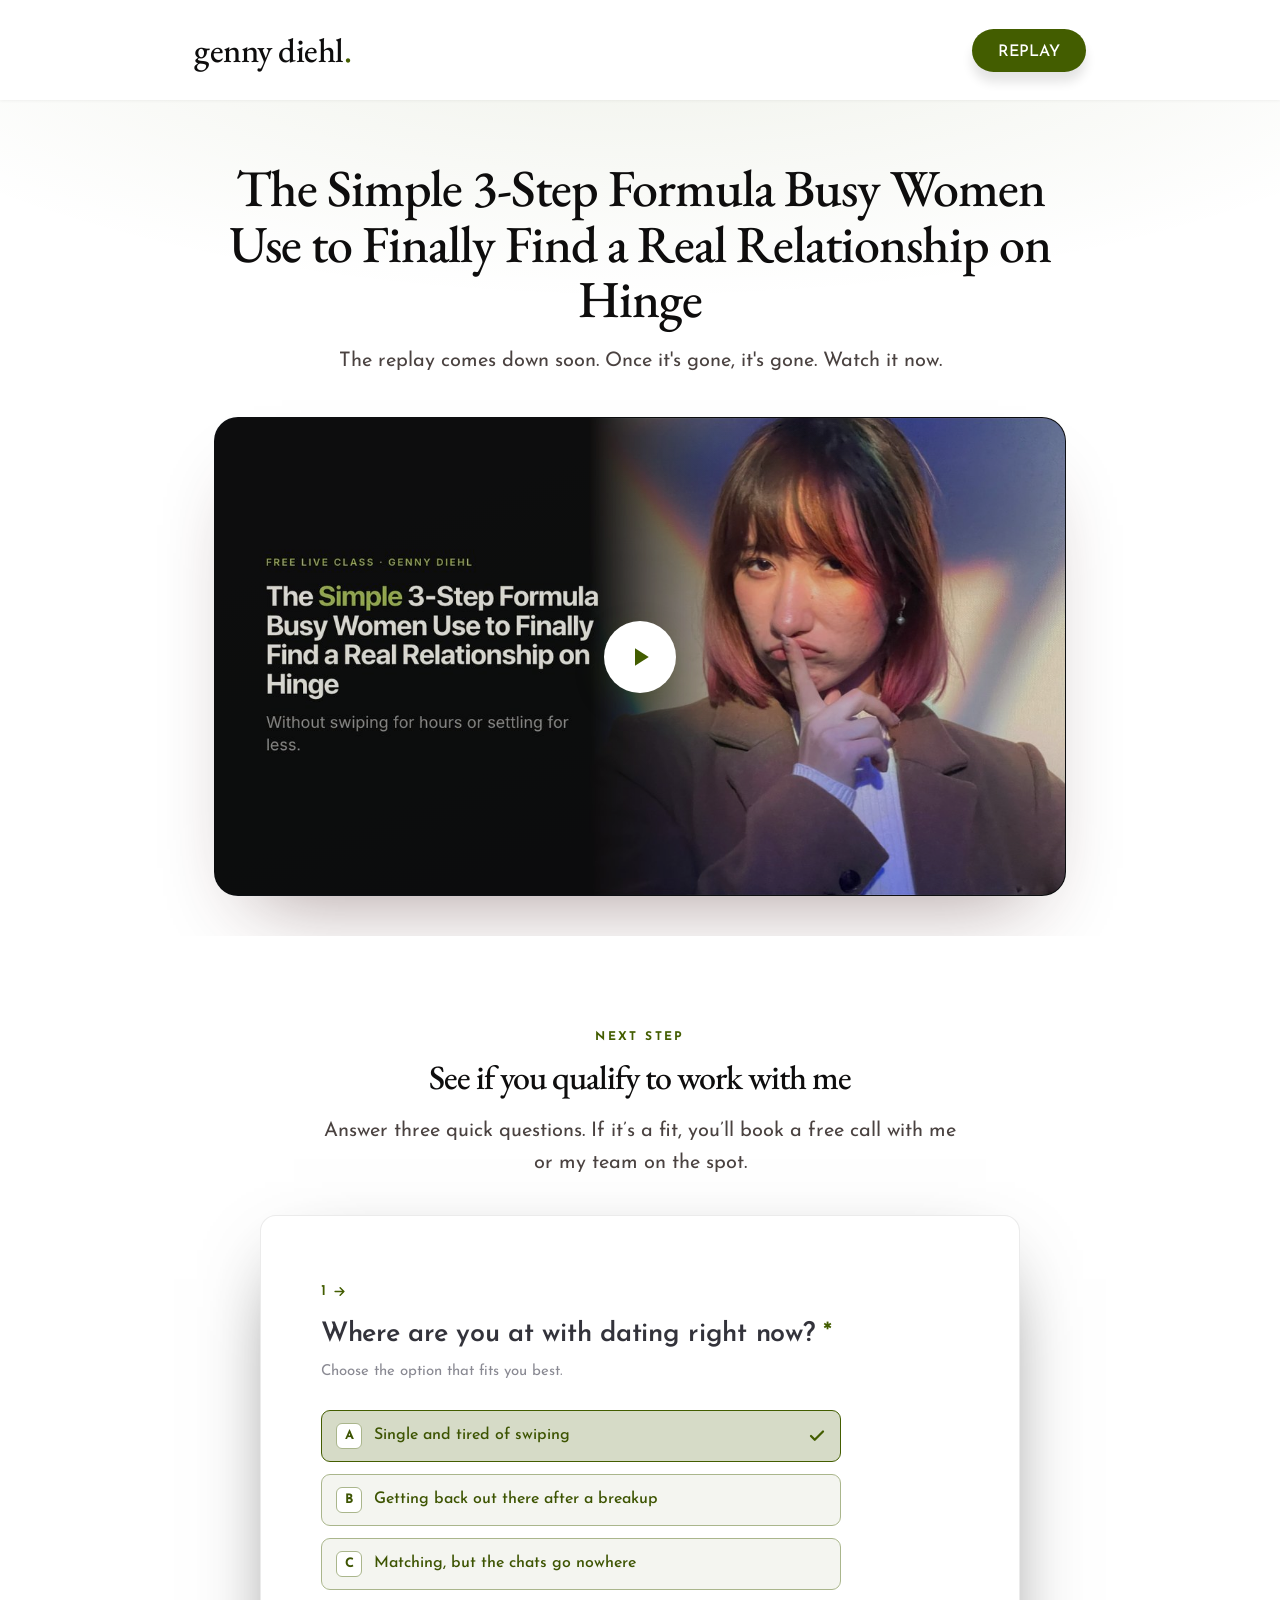
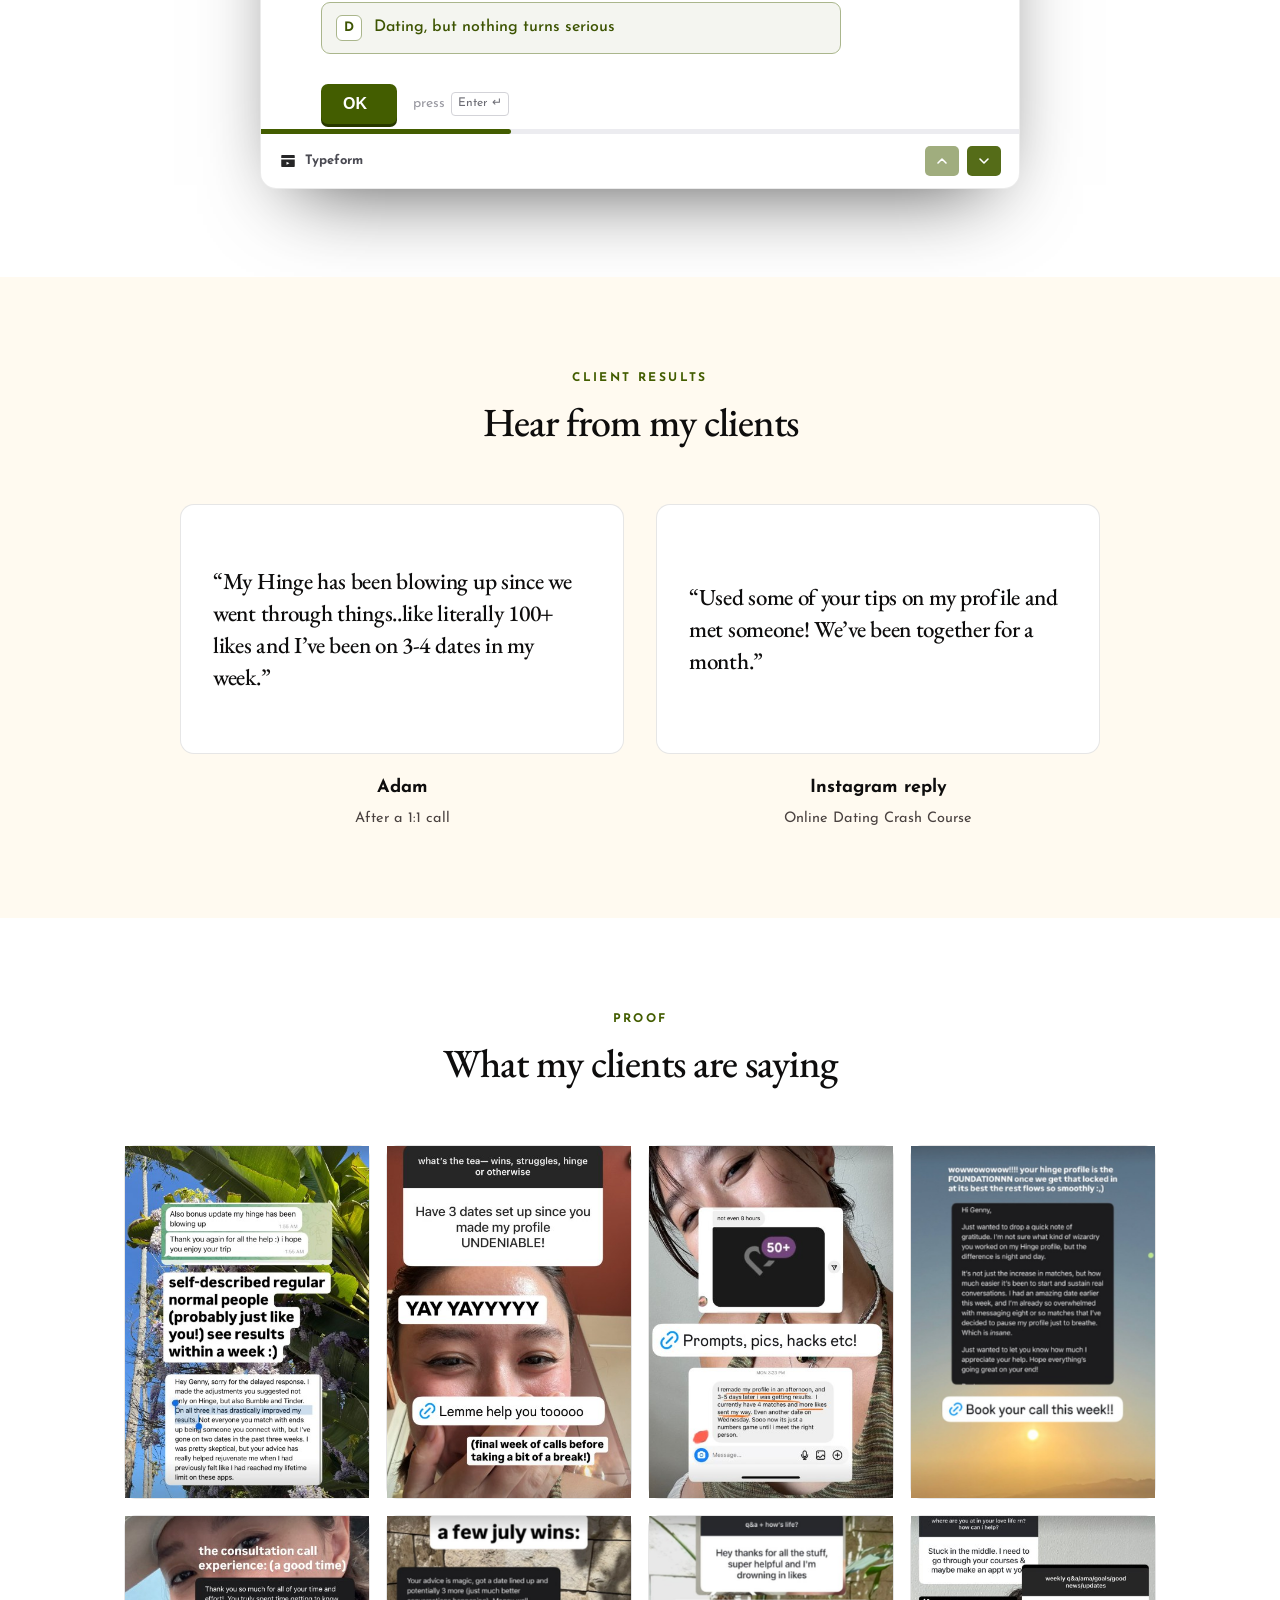
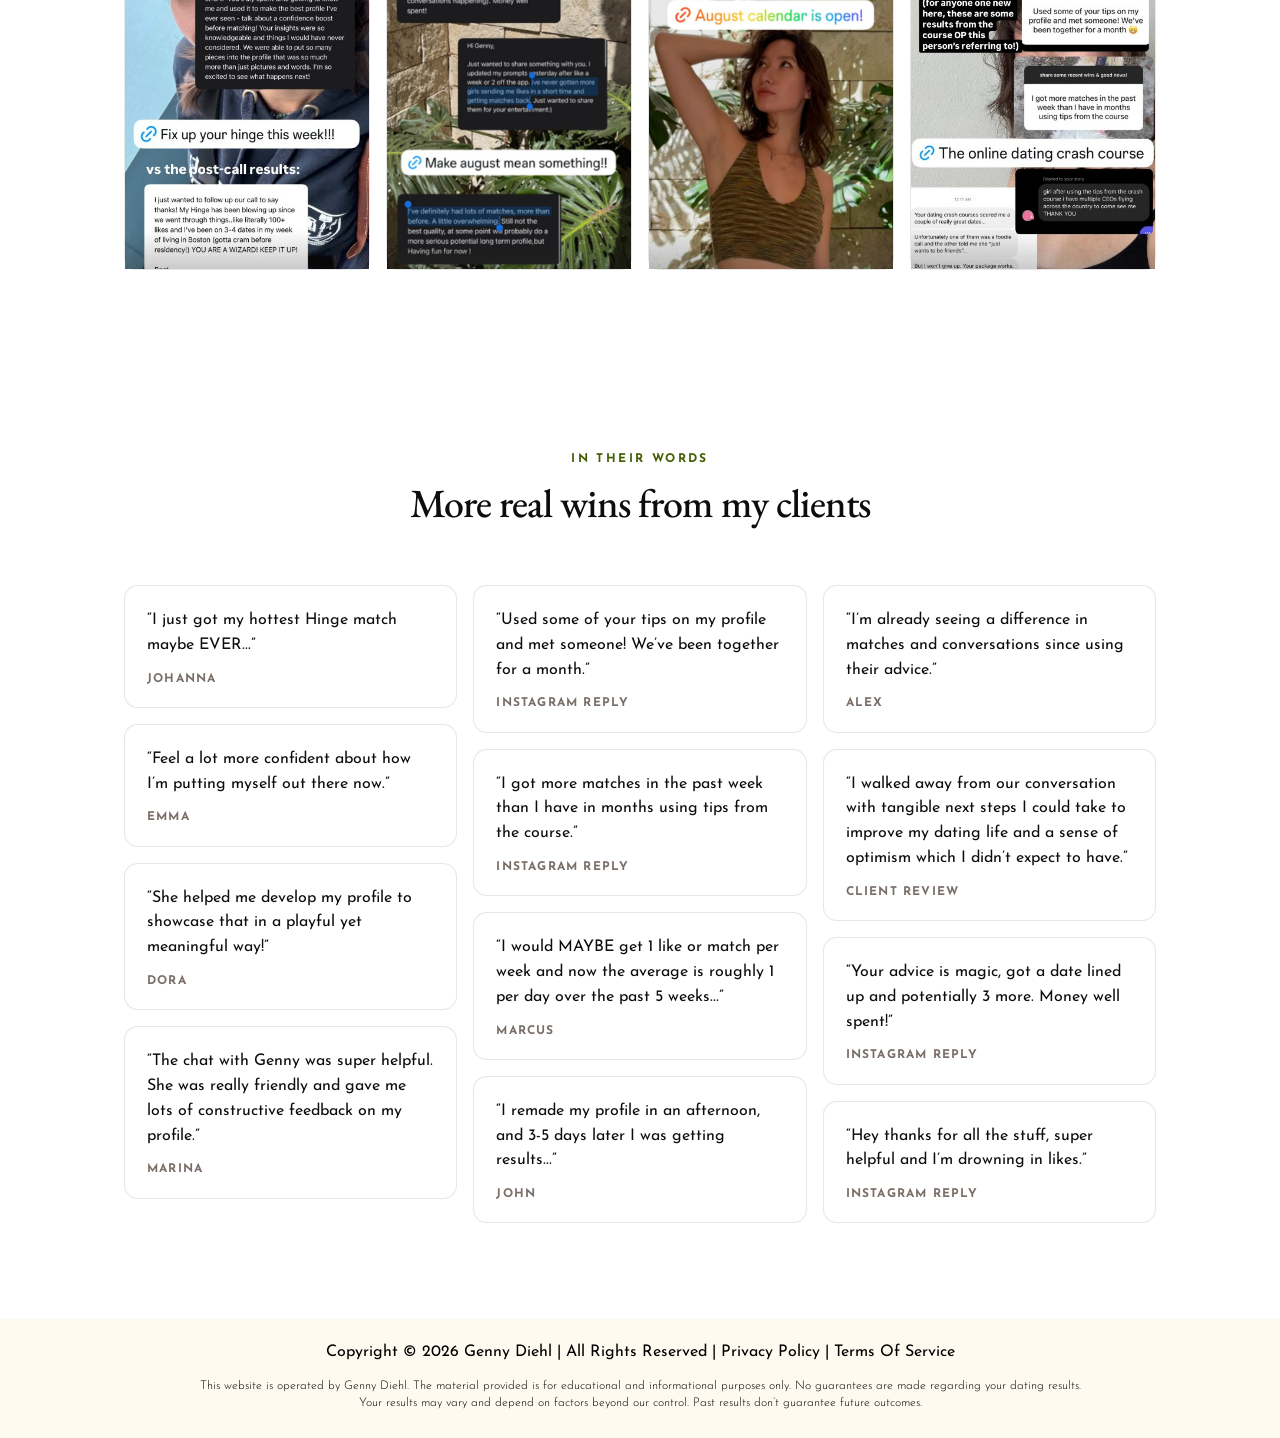
<file: replay/index.html>
<!DOCTYPE html>
<html lang="en">
<head>
<meta charset="utf-8">
<meta name="viewport" content="width=device-width, initial-scale=1, viewport-fit=cover">
<title>Replay · The Simple 3-Step Formula</title>
<meta name="description" content="Watch the replay, then apply below.">
<meta name="robots" content="noindex">
  <link rel="icon" href="../assets/img/favicon.png" type="image/png" />
  <link rel="apple-touch-icon" href="../assets/img/apple-touch-icon.png" />
<script>try{if("scrollRestoration" in history)history.scrollRestoration="manual"}catch(e){}addEventListener("load",function(){if(!location.hash)scrollTo(0,0)});</script>
<link rel="preconnect" href="https://fonts.googleapis.com">
<link rel="preconnect" href="https://fonts.gstatic.com" crossorigin>
<link href="https://fonts.googleapis.com/css2?family=EB+Garamond:ital,wght@0,400;0,500;0,600;1,500;1,600&family=Josefin+Sans:wght@300;400;500;600&display=swap" rel="stylesheet">
<link rel="stylesheet" href="../assets/funnel.css?v=1">
<style>
  @font-face{font-family:"SFD";src:url(../assets/fonts/sfpro-bold.woff2) format("woff2");font-weight:700;font-display:swap}
  @font-face{font-family:"Inter";src:url(../assets/fonts/inter-normal.woff2) format("woff2");font-weight:100 900;font-display:swap}
  :root{
    --bg:#fbf7f3;--surface:#ffffff;--surface-2:#fffaf0;
    --line:rgba(14,13,13,.10);--line-soft:rgba(14,13,13,.06);
    --text:#0e0d0d;--text-2:#4a4240;--text-3:#7a6e69;
    --accent:#435d00;--accent-2:#e0303c;--accent-ink:#ffffff;
    --accent-soft:rgba(67,93,0,.10);--accent-glow:rgba(67,93,0,.28);
    --radius:22px;--maxw:1080px;
    --font:Inter,-apple-system,BlinkMacSystemFont,"Segoe UI",Roboto,Helvetica,Arial,sans-serif;
  }
  h1,h2,h3{font-family:SFD,"SF Pro Display",-apple-system,Inter,sans-serif}
  *{box-sizing:border-box}
  html{scroll-behavior:smooth}
  body{margin:0;background:var(--bg);color:var(--text);font-family:var(--font);
    -webkit-font-smoothing:antialiased;line-height:1.6;overflow-x:hidden}
  img{max-width:100%;display:block}
  a{color:inherit;text-decoration:none}
  .wrap{max-width:var(--maxw);margin:0 auto;padding:0 24px}
  .narrow{max-width:900px}
  h1,h2,h3{margin:0;letter-spacing:-.02em}
  h1{font-size:clamp(32px,5vw,52px);line-height:1.07;font-weight:800}
  h2{font-size:clamp(26px,4vw,40px);line-height:1.1;font-weight:800}
  .eyebrow{display:inline-block;font-size:12px;font-weight:700;letter-spacing:.2em;
    text-transform:uppercase;color:var(--accent);margin:0 0 16px}
  .lead{font-size:clamp(17px,2vw,20px);color:var(--text-2);margin:18px 0 0}
  .sec-head{text-align:center;max-width:720px;margin:0 auto 60px}
  .section{padding:88px 0;position:relative}
  .tint{background:radial-gradient(80% 120% at 50% 0%, rgba(255,255,255,.03), transparent 60%)}

  /* topbar (brand + pill = 2 elements → bar allowed) */
  .topbar{border-bottom:1px solid var(--line);background:rgba(251,247,243,.86);backdrop-filter:blur(8px)}
  .topbar .row{display:flex;align-items:center;justify-content:space-between;height:66px}
  .brand{display:inline-flex;align-items:center;gap:10px;font-weight:700;font-size:18px}
  .brand .mark{width:26px;height:26px;color:var(--accent)}
  .pill{display:inline-flex;align-items:center;gap:9px;font-size:12.5px;font-weight:700;
    letter-spacing:.08em;text-transform:uppercase;color:var(--accent);
    background:var(--accent-soft);border:1px solid color-mix(in srgb,var(--accent) 30%,transparent);
    border-radius:999px;padding:7px 15px}
  .pill .dot{width:7px;height:7px;border-radius:50%;background:var(--accent);
    box-shadow:0 0 0 4px var(--accent-soft)}

  /* hero + replay video */
  .hero{text-align:center;padding:60px 0 40px;position:relative;overflow:hidden}
  .hero::before{content:"";position:absolute;inset:0;pointer-events:none;
    background:radial-gradient(120% 70% at 50% -18%, var(--accent-soft), transparent 60%)}
  .hero .wrap{position:relative}
  .replay-frame{aspect-ratio:16/9;margin:40px auto 0;max-width:900px;border-radius:16px;
    overflow:hidden;position:relative;border:1px solid var(--line);
    background:linear-gradient(160deg,#0f1216,#0a0b0d);display:grid;place-items:center}
  .vplay{width:72px;height:72px;border-radius:50%;background:rgba(255,255,255,.95);
    color:#0b0c0e;display:grid;place-items:center;box-shadow:0 14px 40px rgba(0,0,0,.55)}
  .slot-label{font-size:12px;letter-spacing:.08em;text-transform:uppercase;color:var(--text-3)}

  /* apply section */
  .apply-head{text-align:center;max-width:640px;margin:0 auto 36px}
  .apply-head h2{font-size:clamp(24px,3.4vw,34px)}

  /* =====================================================================
     TYPEFORM MOCKUP, mimics a real single-question Typeform slide
     ===================================================================== */
  .typeform{max-width:760px;margin:0 auto;background:#fff;color:#2b2b31;border-radius:16px;
    position:relative;overflow:hidden;min-height:480px;
    box-shadow:0 30px 80px -34px rgba(0,0,0,.75);border:1px solid rgba(0,0,0,.08);
    display:flex;flex-direction:column}
  .tf-slide{flex:1;display:none;flex-direction:column;justify-content:center;
    padding:64px 60px;max-width:640px}
  .tf-slide.active{display:flex;animation:tfIn .38s cubic-bezier(.22,.61,.36,1)}
  @keyframes tfIn{from{opacity:0;transform:translateY(10px)}to{opacity:1;transform:none}}
  /* completion state */
  .tf-done{flex:1;display:none;flex-direction:column;align-items:center;justify-content:center;
    text-align:center;padding:64px 60px}
  .tf-done.active{display:flex;animation:tfIn .5s cubic-bezier(.22,.61,.36,1)}
  .tf-done .chk{width:66px;height:66px;border-radius:50%;margin-bottom:22px;display:grid;
    place-items:center;background:color-mix(in srgb,var(--accent) 15%,#fff);color:var(--accent)}
  .tf-done .chk svg{width:33px;height:33px}
  .tf-done h3{font-size:26px;font-weight:600;color:#33333b;letter-spacing:-.01em;line-height:1.25}
  .tf-done p{font-size:16px;color:#8a8a93;margin:10px 0 0}
  .tf-qnum{display:inline-flex;align-items:center;gap:6px;color:var(--accent);
    font-size:15px;font-weight:600;margin-bottom:14px}
  .tf-qnum svg{width:15px;height:15px}
  .tf-q{font-size:27px;font-weight:600;line-height:1.28;color:#33333b;letter-spacing:-.01em}
  .tf-q .req{color:var(--accent)}
  .tf-desc{font-size:15px;color:#8a8a93;margin-top:8px}
  .tf-opts{margin-top:26px;display:flex;flex-direction:column;gap:12px}
  .tf-opt{display:flex;align-items:center;gap:12px;padding:12px 14px;cursor:pointer;
    border:1.5px solid color-mix(in srgb,var(--accent) 45%,#fff);border-radius:9px;
    background:color-mix(in srgb,var(--accent) 6%,#fff);
    color:color-mix(in srgb,var(--accent) 88%,#111);font-size:16px;font-weight:500;
    transition:background .15s ease,border-color .15s ease}
  .tf-opt:hover{background:color-mix(in srgb,var(--accent) 14%,#fff)}
  .tf-opt.sel{background:color-mix(in srgb,var(--accent) 22%,#fff);border-color:var(--accent)}
  .tf-key{flex:none;width:26px;height:26px;border-radius:6px;display:grid;place-items:center;
    border:1.5px solid color-mix(in srgb,var(--accent) 45%,#fff);font-size:13px;font-weight:700;
    color:color-mix(in srgb,var(--accent) 88%,#111);background:#fff}
  .tf-opt .tick{margin-left:auto;width:18px;height:18px;color:var(--accent);opacity:0}
  .tf-opt.sel .tick{opacity:1}
  .tf-actions{display:flex;align-items:center;gap:16px;margin-top:30px}
  .tf-ok{display:inline-flex;align-items:center;gap:8px;background:var(--accent);color:#fff;
    font-weight:700;font-size:16px;border:none;border-radius:7px;padding:11px 22px;cursor:pointer;
    box-shadow:0 3px 0 color-mix(in srgb,var(--accent) 60%,#000)}
  .tf-ok:hover{filter:brightness(1.04)}
  .tf-hint{font-size:14px;color:#9a9aa2;display:flex;align-items:center;gap:6px}
  .tf-hint kbd{display:inline-flex;align-items:center;gap:4px;border:1px solid #d3d3d8;
    border-radius:4px;padding:1px 6px;font-size:12px;font-family:inherit;color:#6b6b73}
  /* progress + nav */
  .tf-bottom{position:absolute;left:0;right:0;bottom:0}
  .tf-progress{height:5px;background:#ececf0}
  .tf-progress i{display:block;height:100%;width:20%;background:var(--accent);
    border-radius:0 3px 3px 0;transition:width .3s ease}
  .tf-brandbar{display:flex;align-items:center;justify-content:space-between;padding:12px 18px}
  .tf-brand{display:flex;align-items:center;gap:8px;font-size:13px;font-weight:700;color:#4a4a52}
  .tf-brand svg{width:18px;height:18px}
  .tf-nav{display:flex;gap:8px}
  .tf-nav button{width:34px;height:30px;border:none;background:var(--accent);color:#fff;
    border-radius:5px;display:grid;place-items:center;cursor:pointer;opacity:.9}
  .tf-nav button:first-child{opacity:.5}
  .tf-nav svg{width:16px;height:16px}

  /* routing connector */
  .route-note{display:flex;align-items:center;justify-content:center;gap:12px;
    margin:26px auto;max-width:760px;color:var(--text-3);font-size:13px;
    letter-spacing:.06em;text-transform:uppercase;font-weight:600}
  .route-note::before,.route-note::after{content:"";flex:1;height:1px;
    background:linear-gradient(90deg,transparent,var(--line),transparent)}

  /* =====================================================================
     CALENDLY MOCKUP, mimics a real Calendly booking embed
     ===================================================================== */
  .calendly{max-width:900px;margin:0 auto;background:#fff;color:#0a2540;border-radius:14px;
    overflow:hidden;border:1px solid rgba(0,0,0,.1);box-shadow:0 30px 80px -34px rgba(0,0,0,.75);
    display:grid;grid-template-columns:280px 1fr 210px;min-height:440px;font-size:14px}
  .cy-info{padding:26px 24px;border-right:1px solid #eef0f2}
  .cy-host{display:flex;align-items:center;gap:10px;margin-bottom:18px}
  .cy-host .av{width:34px;height:34px;border-radius:50%;background:#e6ecf5;overflow:hidden;
    display:grid;place-items:center;font-weight:700;color:#0a2540;font-size:14px}
  .cy-host .av img{width:100%;height:100%;object-fit:cover}
  .cy-hostname{font-size:14px;color:#6b7785;font-weight:600}
  .cy-title{font-size:22px;font-weight:700;color:#1a1a1a;line-height:1.2;margin:2px 0 18px}
  .cy-meta{display:flex;flex-direction:column;gap:12px;color:#4a5561;font-size:14.5px}
  .cy-meta div{display:flex;align-items:flex-start;gap:10px}
  .cy-meta svg{width:19px;height:19px;flex:none;color:#4a5561;margin-top:1px}
  .cy-desc{margin-top:22px;font-size:13.5px;color:#6b7785;line-height:1.5}
  /* calendar */
  .cy-cal{padding:26px 26px 20px}
  .cy-cal h4{margin:0 0 18px;font-size:17px;font-weight:700;color:#1a1a1a}
  .cy-month{display:flex;align-items:center;justify-content:space-between;margin-bottom:14px}
  .cy-month b{font-size:15px;font-weight:700;color:#1a1a1a}
  .cy-month .nav{display:flex;gap:6px}
  .cy-month .nav button{width:30px;height:30px;border:none;background:transparent;border-radius:50%;
    color:#006BFF;cursor:pointer;display:grid;place-items:center}
  .cy-month .nav button:hover{background:#eef4ff}
  .cy-month .nav svg{width:16px;height:16px}
  .cy-dow{display:grid;grid-template-columns:repeat(7,1fr);gap:4px;margin-bottom:6px}
  .cy-dow span{text-align:center;font-size:11px;font-weight:700;color:#8b98a5;letter-spacing:.02em}
  .cy-grid{display:grid;grid-template-columns:repeat(7,1fr);gap:4px}
  .cy-day{aspect-ratio:1;display:grid;place-items:center;font-size:14px;border-radius:50%;
    color:#c5ccd3;font-weight:600}
  .cy-day.av{color:#006BFF;background:#eef4ff;cursor:pointer;font-weight:700}
  .cy-day.av:hover{background:#dbe8ff}
  .cy-day.sel{background:#006BFF;color:#fff}
  /* times */
  .cy-times{padding:26px 20px;border-left:1px solid #eef0f2;display:flex;flex-direction:column}
  .cy-times .lab{font-size:14px;font-weight:700;color:#1a1a1a;margin-bottom:4px}
  .cy-times .fmt{font-size:12.5px;color:#8b98a5;margin-bottom:14px}
  .cy-slot{border:1.5px solid #d3dce4;color:#006BFF;font-weight:700;text-align:center;
    padding:11px;border-radius:8px;margin-bottom:10px;cursor:pointer;font-size:14.5px;background:#fff}
  .cy-slot:hover{border-color:#006BFF}
  .cy-foot{grid-column:1/-1;border-top:1px solid #eef0f2;display:flex;align-items:center;
    justify-content:flex-end;padding:10px 22px}
  .cy-brand{display:flex;align-items:center;gap:7px;font-size:12px;color:#6b7785;font-weight:600}
  .cy-brand svg{width:18px;height:18px}
  .cy-slot.sel{border-color:#006BFF;background:#eef4ff;color:#0057cc}
  .cy-confirm{margin-top:auto;background:#006BFF;color:#fff;font-weight:700;border:none;
    border-radius:8px;padding:12px;cursor:pointer;font-size:15px;opacity:0;pointer-events:none;
    transform:translateY(4px);transition:opacity .22s ease,transform .22s ease}
  .cy-confirm.on{opacity:1;pointer-events:auto;transform:none}
  .cy-confirm:hover{background:#0057cc}
  /* booked confirmation state (replaces the picker on confirm) */
  .cy-booked{display:none;grid-column:1/-1;flex-direction:column;align-items:center;
    justify-content:center;text-align:center;padding:60px 30px;min-height:440px}
  .calendly.booked .cy-info,.calendly.booked .cy-cal,.calendly.booked .cy-times{display:none}
  .calendly.booked .cy-booked{display:flex;animation:tfIn .45s cubic-bezier(.22,.61,.36,1)}
  .cy-check{width:62px;height:62px;border-radius:50%;background:#e7f0ff;color:#006BFF;
    display:grid;place-items:center;margin-bottom:20px}
  .cy-check svg{width:31px;height:31px}
  .cy-booked h3{font-size:24px;color:#1a1a1a;font-weight:700}
  .cy-booked p{color:#4a5561;margin:11px 0 22px;font-size:15px}
  .cy-booked p b{color:#1a1a1a}
  .cy-addcal{display:inline-flex;background:#006BFF;color:#fff;font-weight:700;
    padding:11px 24px;border-radius:8px;font-size:14.5px}
  .cy-addcal:hover{background:#0057cc}

  /* booking step, hidden until the application is completed */
  .booking{margin-top:72px}
  .booking[hidden]{display:none}
  .booking.reveal{animation:revealUp .55s cubic-bezier(.22,.61,.36,1)}
  @keyframes revealUp{from{opacity:0;transform:translateY(22px)}to{opacity:1;transform:none}}
  .booking-head{text-align:center;max-width:560px;margin:0 auto 34px}
  .booking-head h3{font-size:clamp(22px,3vw,30px);font-weight:800;letter-spacing:-.02em}
  .booking-head p{font-size:16px;color:var(--text-2);margin:12px 0 0}

  @media(prefers-reduced-motion:reduce){
    *{animation:none!important}
    html{scroll-behavior:auto}
    .cy-confirm{transition:none}
  }

  /* video testimonials + proof (shared) */
  .vgrid{display:grid;grid-template-columns:repeat(2,1fr);gap:32px;max-width:920px;margin:0 auto}
  .vcard{text-align:center}
  .vframe{aspect-ratio:16/9;border-radius:14px;overflow:hidden;position:relative;
    background:linear-gradient(160deg,#0f1216,#0a0b0d);border:1px solid var(--line);
    display:grid;place-items:center}
  .vframe .vplay{width:60px;height:60px}
  .vname{font-size:18px;font-weight:700;margin:20px 0 4px}
  .vdesc{font-size:14.5px;color:var(--text-2);margin:0 auto;max-width:34ch}
  .proof-grid{display:grid;grid-template-columns:repeat(4,1fr);gap:16px}
  .shot{aspect-ratio:4/3;border-radius:12px;background:var(--surface);border:1px solid var(--line);
    display:grid;place-items:center}

  /* footer */
  .foot{border-top:1px solid var(--line);background:var(--surface);
    display:flex;align-items:center;justify-content:center;padding:13px 0}
  .foot .brand{font-size:17px}.foot .mark{width:24px;height:24px}

  @media(max-width:860px){
    .typeform{min-height:auto}.tf-slide{padding:44px 30px}
    .calendly{grid-template-columns:1fr}
    .cy-info,.cy-times{border-right:none;border-left:none;border-bottom:1px solid #eef0f2}
    .vgrid{grid-template-columns:1fr}.proof-grid{grid-template-columns:repeat(2,1fr)}
  }

  /* Genny: real screenshots in the proof grid, quote cards where the template has student videos */
  .shot{aspect-ratio:437/630!important}
  .shot img{width:100%;height:100%;object-fit:cover;object-position:top}
  .vquote{display:flex;align-items:center;justify-content:center;padding:28px 32px;text-align:left;background:linear-gradient(160deg,var(--surface-2),var(--surface))!important}
  .vquote p{margin:0;font:700 clamp(17px,2vw,21px)/1.4 SFD,Inter,sans-serif;color:var(--text)}
  .wall{columns:3 280px;column-gap:16px}
  .wq{break-inside:avoid;margin:0 0 16px;background:var(--surface);border:1px solid var(--line);border-radius:14px;padding:22px 22px 18px}
  .wq blockquote{margin:0;font-size:16px;line-height:1.55;color:var(--text)}
  .wq figcaption{margin-top:12px;font-size:12px;font-weight:700;letter-spacing:.1em;text-transform:uppercase;color:var(--text-3)}

  /* matches the register page: light cream, same cards and type */
  body{background:var(--bg)!important;color:var(--text)}
  h1,h2,h3{font-family:var(--display)!important;font-weight:700!important;letter-spacing:-.025em}
  .tint{background:linear-gradient(180deg,var(--bg),#f6e4e1)!important}
  .step,.prep,.typeform-shell{box-shadow:0 30px 60px -40px rgba(60,20,20,.25)}
  .step{background:#fff!important;border:1px solid var(--line)!important;border-radius:24px!important}
  .step-n{background:var(--accent)!important;color:#fff!important}
  .cal-btn{background:#fff!important;color:var(--text)!important;border:1px solid var(--line)!important;border-radius:999px!important}
  .vplay{background:#fff!important;color:var(--accent)!important;box-shadow:0 10px 30px rgba(67,93,0,.25)!important}
  .prep-play{color:var(--accent)!important}
  .vquote{background:#fff!important;border:1px solid var(--line)}
  .wq{background:#fff!important}
  .replay-frame{border-radius:24px!important;box-shadow:0 40px 80px -40px rgba(60,20,20,.45)}
  .pill-eb{margin-bottom:16px}

  /* same look as the register page: EB Garamond headings, Josefin Sans text, white header, cream bands */
  :root{--display:"EB Garamond",Garamond,Georgia,serif;--sans:"Josefin Sans",-apple-system,Helvetica,Arial,sans-serif;--font:"Josefin Sans",-apple-system,Helvetica,Arial,sans-serif;--nude:#e8e3cc}
  body{background:#fff!important;font-family:var(--sans)!important}
  h1,h2,h3{font-family:var(--display)!important;font-weight:500!important;letter-spacing:-1px!important;color:var(--ink)}
  h1 em,h2 em{font-style:italic;font-weight:600}
  .tint{background:var(--cream,#fffaf0)!important}
  .jd-head{background:#fff!important;backdrop-filter:none!important;-webkit-backdrop-filter:none!important;border:0!important;box-shadow:0 1px 3px rgba(0,0,0,.05)}
  .jd-head .row{height:100px;max-width:940px}
  .jd-head .logo{font:500 34px/1 var(--display);letter-spacing:-.5px}
  .jd-pill{display:inline-flex;align-items:center;border-radius:50px;background:#435d00;color:#fff;font:500 16px/1 var(--sans);text-transform:uppercase;padding:15px 26px 12px;box-shadow:0 10px 11px rgba(0,0,0,.11)}
  .cta{background:none!important;border:0!important;padding:0!important}
  .cta span{background:#435d00!important;font:500 18px/1 var(--sans)!important;letter-spacing:0!important;padding:16px 30px 13px!important;box-shadow:0 10px 11px rgba(0,0,0,.11)!important}
  .cta span::after{display:none!important}
  .step-n{font-family:var(--sans)!important}
  .jd-foot{background:#fffaf0;text-align:center;padding:22px 20px 26px;color:#000}
  .jd-foot p{margin:0 auto;max-width:900px}
  .jd-foot .c1{margin-bottom:14px;font:400 16px/1.4 var(--sans)}
  .jd-foot .c2{font:300 12px/1.45 var(--sans)}
  @media(max-width:640px){.jd-head .row{height:64px}.jd-head .logo{font-size:28px}.jd-pill{font-size:13px;padding:12px 16px 10px}}
  .vquote p{font-family:var(--display)!important;font-weight:500!important;font-size:clamp(19px,2.2vw,23px)!important;letter-spacing:-.3px}
</style>
</head>
<body>

<header class="jd-head">
  <div class="wrap row">
    <span class="logo">genny diehl<i>.</i></span>
    <span class="jd-pill">Replay</span>
  </div>
</header>

  <!-- ============ HERO + REPLAY VIDEO ============ -->
  <section class="hero">
    <div class="wrap narrow">
      <h1>The Simple 3-Step Formula Busy Women Use to Finally Find a Real Relationship on Hinge</h1>
      <p class="lead">The replay comes down soon. Once it's gone, it's gone. Watch it now.</p>
      <div class="replay-frame">
        <img src="../assets/img/webinar-preview.jpg" alt="" style="position:absolute;inset:0;width:100%;height:100%;object-fit:cover;opacity:.85"><span class="vplay" style="position:relative"><svg width="30" height="30" viewBox="0 0 24 24" fill="currentColor"><path d="M8 5v14l11-7z"/></svg></span>
        
      </div>
    </div>
  </section>

  <!-- ============ APPLICATION (Typeform → Calendly) ============ -->
  <section class="section" id="apply">
    <div class="wrap">
      <div class="apply-head">
        <span class="eyebrow">Next step</span>
        <h2>See if you qualify to work with me</h2>
        <p class="lead">Answer three quick questions. If it&rsquo;s a fit, you&rsquo;ll book a free call with me or my team on the spot.</p>
      </div>

      <!-- TYPEFORM MOCKUP, real multi-step behaviour; reveals Calendly on completion -->
      <div class="typeform" id="typeform" role="group" aria-label="Application form">

        <!-- Q1 -->
        <div class="tf-slide active" data-step="1">
          <span class="tf-qnum">
            1
            <svg viewBox="0 0 24 24" fill="none" stroke="currentColor" stroke-width="2.4" stroke-linecap="round" stroke-linejoin="round"><path d="M5 12h14M13 6l6 6-6 6"/></svg>
          </span>
          <div class="tf-q">Where are you at with dating right now? <span class="req">*</span></div>
          <div class="tf-desc">Choose the option that fits you best.</div>
          <div class="tf-opts">
            <label class="tf-opt sel"><span class="tf-key">A</span> Single and tired of swiping
              <svg class="tick" viewBox="0 0 24 24" fill="none" stroke="currentColor" stroke-width="3" stroke-linecap="round" stroke-linejoin="round"><path d="M20 6L9 17l-5-5"/></svg></label>
            <label class="tf-opt"><span class="tf-key">B</span> Getting back out there after a breakup
              <svg class="tick" viewBox="0 0 24 24" fill="none" stroke="currentColor" stroke-width="3" stroke-linecap="round" stroke-linejoin="round"><path d="M20 6L9 17l-5-5"/></svg></label>
            <label class="tf-opt"><span class="tf-key">C</span> Matching, but the chats go nowhere
              <svg class="tick" viewBox="0 0 24 24" fill="none" stroke="currentColor" stroke-width="3" stroke-linecap="round" stroke-linejoin="round"><path d="M20 6L9 17l-5-5"/></svg></label>
            <label class="tf-opt"><span class="tf-key">D</span> Dating, but nothing turns serious
              <svg class="tick" viewBox="0 0 24 24" fill="none" stroke="currentColor" stroke-width="3" stroke-linecap="round" stroke-linejoin="round"><path d="M20 6L9 17l-5-5"/></svg></label>
          </div>
          <div class="tf-actions">
            <button class="tf-ok" type="button">OK
              <svg viewBox="0 0 24 24" fill="none" stroke="currentColor" stroke-width="2.4" stroke-linecap="round" stroke-linejoin="round"><path d="M20 6L9 17l-5-5"/></svg>
            </button>
            <span class="tf-hint">press <kbd>Enter ↵</kbd></span>
          </div>
        </div>

        <!-- Q2 -->
        <div class="tf-slide" data-step="2">
          <span class="tf-qnum">
            2
            <svg viewBox="0 0 24 24" fill="none" stroke="currentColor" stroke-width="2.4" stroke-linecap="round" stroke-linejoin="round"><path d="M5 12h14M13 6l6 6-6 6"/></svg>
          </span>
          <div class="tf-q">What would a win look like in the next 90 days? <span class="req">*</span></div>
          <div class="tf-desc">Pick the closest goal.</div>
          <div class="tf-opts">
            <label class="tf-opt sel"><span class="tf-key">A</span> A profile I&rsquo;m proud of
              <svg class="tick" viewBox="0 0 24 24" fill="none" stroke="currentColor" stroke-width="3" stroke-linecap="round" stroke-linejoin="round"><path d="M20 6L9 17l-5-5"/></svg></label>
            <label class="tf-opt"><span class="tf-key">B</span> Dates with people I actually like
              <svg class="tick" viewBox="0 0 24 24" fill="none" stroke="currentColor" stroke-width="3" stroke-linecap="round" stroke-linejoin="round"><path d="M20 6L9 17l-5-5"/></svg></label>
            <label class="tf-opt"><span class="tf-key">C</span> Conversations that turn into dates
              <svg class="tick" viewBox="0 0 24 24" fill="none" stroke="currentColor" stroke-width="3" stroke-linecap="round" stroke-linejoin="round"><path d="M20 6L9 17l-5-5"/></svg></label>
            <label class="tf-opt"><span class="tf-key">D</span> A real relationship
              <svg class="tick" viewBox="0 0 24 24" fill="none" stroke="currentColor" stroke-width="3" stroke-linecap="round" stroke-linejoin="round"><path d="M20 6L9 17l-5-5"/></svg></label>
          </div>
          <div class="tf-actions">
            <button class="tf-ok" type="button">OK
              <svg viewBox="0 0 24 24" fill="none" stroke="currentColor" stroke-width="2.4" stroke-linecap="round" stroke-linejoin="round"><path d="M20 6L9 17l-5-5"/></svg>
            </button>
            <span class="tf-hint">press <kbd>Enter ↵</kbd></span>
          </div>
        </div>

        <!-- Q3 -->
        <div class="tf-slide" data-step="3">
          <span class="tf-qnum">
            3
            <svg viewBox="0 0 24 24" fill="none" stroke="currentColor" stroke-width="2.4" stroke-linecap="round" stroke-linejoin="round"><path d="M5 12h14M13 6l6 6-6 6"/></svg>
          </span>
          <div class="tf-q">How soon are you looking to get moving? <span class="req">*</span></div>
          <div class="tf-desc">Be honest, it helps us prep for your call.</div>
          <div class="tf-opts">
            <label class="tf-opt sel"><span class="tf-key">A</span> Right away
              <svg class="tick" viewBox="0 0 24 24" fill="none" stroke="currentColor" stroke-width="3" stroke-linecap="round" stroke-linejoin="round"><path d="M20 6L9 17l-5-5"/></svg></label>
            <label class="tf-opt"><span class="tf-key">B</span> In the next 30 days
              <svg class="tick" viewBox="0 0 24 24" fill="none" stroke="currentColor" stroke-width="3" stroke-linecap="round" stroke-linejoin="round"><path d="M20 6L9 17l-5-5"/></svg></label>
            <label class="tf-opt"><span class="tf-key">C</span> In the next 90 days
              <svg class="tick" viewBox="0 0 24 24" fill="none" stroke="currentColor" stroke-width="3" stroke-linecap="round" stroke-linejoin="round"><path d="M20 6L9 17l-5-5"/></svg></label>
            <label class="tf-opt"><span class="tf-key">D</span> Just looking for now
              <svg class="tick" viewBox="0 0 24 24" fill="none" stroke="currentColor" stroke-width="3" stroke-linecap="round" stroke-linejoin="round"><path d="M20 6L9 17l-5-5"/></svg></label>
          </div>
          <div class="tf-actions">
            <button class="tf-ok" type="button">Submit
              <svg viewBox="0 0 24 24" fill="none" stroke="currentColor" stroke-width="2.4" stroke-linecap="round" stroke-linejoin="round"><path d="M20 6L9 17l-5-5"/></svg>
            </button>
            <span class="tf-hint">press <kbd>Enter ↵</kbd></span>
          </div>
        </div>

        <!-- completion beat -->
        <div class="tf-done" id="tfDone" aria-live="polite">
          <span class="chk"><svg viewBox="0 0 24 24" fill="none" stroke="currentColor" stroke-width="3" stroke-linecap="round" stroke-linejoin="round"><path d="M20 6L9 17l-5-5"/></svg></span>
          <h3>Thanks, one last step: pick a time</h3>
          <p>Your booking calendar is opening below.</p>
        </div>

        <div class="tf-bottom">
          <div class="tf-progress"><i id="tfBar"></i></div>
          <div class="tf-brandbar">
            <span class="tf-brand">
              <svg viewBox="0 0 24 24" fill="#262627" aria-hidden="true"><path d="M4 4h16a1 1 0 0 1 1 1v3H3V5a1 1 0 0 1 1-1zm-1 6h18v9a1 1 0 0 1-1 1H4a1 1 0 0 1-1-1v-9zm7 3v4l4-2z"/></svg>
              Typeform
            </span>
            <div class="tf-nav">
              <button type="button" aria-label="Previous" id="tfPrev"><svg viewBox="0 0 24 24" fill="none" stroke="currentColor" stroke-width="2.4" stroke-linecap="round" stroke-linejoin="round"><path d="M18 15l-6-6-6 6"/></svg></button>
              <button type="button" aria-label="Next" id="tfNext"><svg viewBox="0 0 24 24" fill="none" stroke="currentColor" stroke-width="2.4" stroke-linecap="round" stroke-linejoin="round"><path d="M6 9l6 6 6-6"/></svg></button>
            </div>
          </div>
        </div>
      </div>

      <!-- BOOKING STEP, hidden until the Typeform is completed -->
      <div class="booking" id="booking" hidden>
        <div class="booking-head">
          <span class="eyebrow">You're in, last step</span>
          <h3>Grab your call time</h3>
          <p>Pick a day and time that works. This is the call that maps your next 90 days of dating.</p>
        </div>

        <!-- CALENDLY MOCKUP (the booking step the Typeform hands off to) -->
        <div class="calendly" id="calendly">
        <div class="cy-info">
          <div class="cy-host">
            <span class="av"><img src="../assets/img/profile/pfp.jpg" alt="" onerror="this.style.display='none';this.parentNode.textContent='G'"></span>
            <span class="cy-hostname">Genny Diehl</span>
          </div>
          <div class="cy-title">Dating Strategy Call</div>
          <div class="cy-meta">
            <div>
              <svg viewBox="0 0 24 24" fill="none" stroke="currentColor" stroke-width="1.8"><circle cx="12" cy="12" r="9"/><path d="M12 7v5l3 2"/></svg>
              30 min
            </div>
            <div>
              <svg viewBox="0 0 24 24" fill="none" stroke="currentColor" stroke-width="1.8" stroke-linejoin="round"><path d="M15 10l5-3v10l-5-3z"/><rect x="3" y="6" width="12" height="12" rx="2"/></svg>
              Web conferencing details provided upon confirmation.
            </div>
          </div>
          <p class="cy-desc">A short call to map your next 90 days of dating and see if we&rsquo;re a fit to work together.</p>
        </div>

        <div class="cy-cal">
          <h4>Select a Date &amp; Time</h4>
          <div class="cy-month">
            <b>November 2026</b>
            <div class="nav">
              <button aria-label="Previous month"><svg viewBox="0 0 24 24" fill="none" stroke="currentColor" stroke-width="2.2" stroke-linecap="round" stroke-linejoin="round"><path d="M15 18l-6-6 6-6"/></svg></button>
              <button aria-label="Next month"><svg viewBox="0 0 24 24" fill="none" stroke="currentColor" stroke-width="2.2" stroke-linecap="round" stroke-linejoin="round"><path d="M9 18l6-6-6-6"/></svg></button>
            </div>
          </div>
          <div class="cy-dow"><span>SUN</span><span>MON</span><span>TUE</span><span>WED</span><span>THU</span><span>FRI</span><span>SAT</span></div>
          <div class="cy-grid">
            <span class="cy-day">1</span><span class="cy-day av">2</span><span class="cy-day av">3</span><span class="cy-day av">4</span><span class="cy-day sel">5</span><span class="cy-day av">6</span><span class="cy-day">7</span>
            <span class="cy-day">8</span><span class="cy-day av">9</span><span class="cy-day av">10</span><span class="cy-day av">11</span><span class="cy-day av">12</span><span class="cy-day av">13</span><span class="cy-day">14</span>
            <span class="cy-day">15</span><span class="cy-day av">16</span><span class="cy-day av">17</span><span class="cy-day av">18</span><span class="cy-day av">19</span><span class="cy-day av">20</span><span class="cy-day">21</span>
            <span class="cy-day">22</span><span class="cy-day av">23</span><span class="cy-day av">24</span><span class="cy-day av">25</span><span class="cy-day av">26</span><span class="cy-day av">27</span><span class="cy-day">28</span>
            <span class="cy-day">29</span><span class="cy-day av">30</span>
          </div>
        </div>

        <div class="cy-times">
          <div class="lab cy-lab">Thursday, November 5</div>
          <div class="fmt">
            <svg viewBox="0 0 24 24" width="12" height="12" style="display:inline;vertical-align:-1px;margin-right:3px" fill="none" stroke="currentColor" stroke-width="2"><circle cx="12" cy="12" r="9"/></svg>
            12h &nbsp;·&nbsp; Eastern Time
          </div>
          <div class="cy-slot">9:00am</div>
          <div class="cy-slot">9:30am</div>
          <div class="cy-slot">10:00am</div>
          <div class="cy-slot">1:00pm</div>
          <div class="cy-slot">2:30pm</div>
          <button class="cy-confirm" id="cyConfirm" type="button">Confirm</button>
        </div>

        <!-- confirmation state (shown after Confirm) -->
        <div class="cy-booked" id="cyBooked" aria-live="polite">
          <span class="cy-check"><svg viewBox="0 0 24 24" fill="none" stroke="currentColor" stroke-width="3" stroke-linecap="round" stroke-linejoin="round"><path d="M20 6L9 17l-5-5"/></svg></span>
          <h3>You're booked</h3>
          <p>Dating Strategy Call · <b id="cyWhen">Thursday, November 5 · 9:00am</b><br>A calendar invite with the meeting link is on its way.</p>
          <a class="cy-addcal" href="https://calendly.com/nikola-monetisebetter/discovery">Add to calendar</a>
        </div>

        <div class="cy-foot">
          <span class="cy-brand">
            <svg viewBox="0 0 24 24" fill="#006BFF" aria-hidden="true"><path d="M12 2a10 10 0 1 0 0 20 10 10 0 0 0 0-20zm0 4.2c1.7 0 3.2.8 4.1 2.1l-2 1.2A2.9 2.9 0 0 0 12 8.4a3.6 3.6 0 0 0 0 7.2c.9 0 1.7-.4 2.2-1l2 1.2A5 5 0 1 1 12 6.2z"/></svg>
            Calendly
          </span>
        </div>
        </div>
      </div>
    </div>
  </section>

  <!-- ============ TESTIMONIAL VIDEOS (2-up, names centred below) ============ -->
  <section class="section tint">
    <div class="wrap">
      <div class="sec-head">
        <span class="eyebrow">Client results</span>
        <h2>Hear from my clients</h2>
      </div>
      <div class="vgrid">
        <article class="vcard">
          <div class="vframe vquote"><p>&ldquo;My Hinge has been blowing up since we went through things..like literally 100+ likes and I&rsquo;ve been on 3-4 dates in my week.&rdquo;</p></div>
          <div class="vname">Adam</div>
          <p class="vdesc">After a 1:1 call</p>
        </article>
        <article class="vcard">
          <div class="vframe vquote"><p>&ldquo;Used some of your tips on my profile and met someone! We&rsquo;ve been together for a month.&rdquo;</p></div>
          <div class="vname">Instagram reply</div>
          <p class="vdesc">Online Dating Crash Course</p>
        </article>
      </div>
    </div>
  </section>

  <!-- ============ SOCIAL PROOF (8 equal slots) ============ -->
  <section class="section">
    <div class="wrap">
      <div class="sec-head">
        <span class="eyebrow">Proof</span>
        <h2>What my clients are saying</h2>
      </div>
      <div class="proof-grid">
          <div class="shot"><img src="../assets/img/proof/s-normal.jpg" alt="Results within a week" loading="lazy"></div>
          <div class="shot"><img src="../assets/img/proof/s-3dates.jpg" alt="3 dates set up" loading="lazy"></div>
          <div class="shot"><img src="../assets/img/proof/s-50likes.jpg" alt="50+ likes in under 8 hours" loading="lazy"></div>
          <div class="shot"><img src="../assets/img/proof/s-nightday.jpg" alt="Night and day difference" loading="lazy"></div>
          <div class="shot"><img src="../assets/img/proof/s-consult.jpg" alt="The best profile I have ever seen" loading="lazy"></div>
          <div class="shot"><img src="../assets/img/proof/s-july.jpg" alt="July wins" loading="lazy"></div>
          <div class="shot"><img src="../assets/img/proof/s-drowning.jpg" alt="Drowning in likes" loading="lazy"></div>
          <div class="shot"><img src="../assets/img/proof/s-wins.jpg" alt="Recent wins" loading="lazy"></div>
      </div>
    </div>
  </section>


  <!-- ============ EVERY CLIENT WIN (all real testimonials) ============ -->
  <section class="section">
    <div class="wrap">
      <div class="sec-head">
        <span class="eyebrow">In their words</span>
        <h2>More real wins from my clients</h2>
      </div>
      <div class="wall"><figure class="wq"><blockquote>&ldquo;I just got my hottest Hinge match maybe EVER...&rdquo;</blockquote><figcaption>Johanna</figcaption></figure><figure class="wq"><blockquote>&ldquo;Feel a lot more confident about how I&rsquo;m putting myself out there now.&rdquo;</blockquote><figcaption>Emma</figcaption></figure><figure class="wq"><blockquote>&ldquo;She helped me develop my profile to showcase that in a playful yet meaningful way!&rdquo;</blockquote><figcaption>Dora</figcaption></figure><figure class="wq"><blockquote>&ldquo;The chat with Genny was super helpful. She was really friendly and gave me lots of constructive feedback on my profile.&rdquo;</blockquote><figcaption>Marina</figcaption></figure><figure class="wq"><blockquote>&ldquo;Used some of your tips on my profile and met someone! We&rsquo;ve been together for a month.&rdquo;</blockquote><figcaption>Instagram reply</figcaption></figure><figure class="wq"><blockquote>&ldquo;I got more matches in the past week than I have in months using tips from the course.&rdquo;</blockquote><figcaption>Instagram reply</figcaption></figure><figure class="wq"><blockquote>&ldquo;I would MAYBE get 1 like or match per week and now the average is roughly 1 per day over the past 5 weeks...&rdquo;</blockquote><figcaption>Marcus</figcaption></figure><figure class="wq"><blockquote>&ldquo;I remade my profile in an afternoon, and 3-5 days later I was getting results...&rdquo;</blockquote><figcaption>John</figcaption></figure><figure class="wq"><blockquote>&ldquo;I&rsquo;m already seeing a difference in matches and conversations since using their advice.&rdquo;</blockquote><figcaption>Alex</figcaption></figure><figure class="wq"><blockquote>&ldquo;I walked away from our conversation with tangible next steps I could take to improve my dating life and a sense of optimism which I didn&rsquo;t expect to have.&rdquo;</blockquote><figcaption>Client review</figcaption></figure><figure class="wq"><blockquote>&ldquo;Your advice is magic, got a date lined up and potentially 3 more. Money well spent!&rdquo;</blockquote><figcaption>Instagram reply</figcaption></figure><figure class="wq"><blockquote>&ldquo;Hey thanks for all the stuff, super helpful and I&rsquo;m drowning in likes.&rdquo;</blockquote><figcaption>Instagram reply</figcaption></figure></div>
    </div>
  </section>

  <!-- ============ FOOTER ============ -->
  <footer class="jd-foot"><p class="c1">Copyright &copy; 2026 Genny Diehl | All Rights Reserved | Privacy Policy | Terms Of Service</p><p class="c2">This website is operated by Genny Diehl. The material provided is for educational and informational purposes only. No guarantees are made regarding your dating results. Your results may vary and depend on factors beyond our control. Past results don&rsquo;t guarantee future outcomes.</p></footer>

<script>
(function(){
  var reduce = window.matchMedia && window.matchMedia("(prefers-reduced-motion: reduce)").matches;

  /* =========================================================
     TYPEFORM, multi-step: select → OK/Enter advances → reveal
     ========================================================= */
  var tf     = document.getElementById("typeform");
  var slides = [].slice.call(tf.querySelectorAll(".tf-slide"));
  var done   = document.getElementById("tfDone");
  var bar    = document.getElementById("tfBar");
  var booking= document.getElementById("booking");
  var idx = 0, finished = false;

  function setProgress(){
    if(bar) bar.style.width = Math.round(((idx+1)/slides.length)*100) + "%";
  }
  function show(i){
    idx = Math.max(0, Math.min(slides.length-1, i));
    slides.forEach(function(s,n){ s.classList.toggle("active", n===idx); });
    if(done) done.classList.remove("active");
    setProgress();
  }
  function select(slide, opt){
    slide.querySelectorAll(".tf-opt").forEach(function(x){ x.classList.remove("sel"); });
    opt.classList.add("sel");
  }
  function advance(){
    if(finished) return;
    if(idx < slides.length-1){ show(idx+1); }
    else { complete(); }
  }
  function back(){ if(!finished && idx>0) show(idx-1); }

  function complete(){
    finished = true;
    slides.forEach(function(s){ s.classList.remove("active"); });
    if(bar) bar.style.width = "100%";
    if(done) done.classList.add("active");
    setTimeout(function(){
      if(!booking) return;
      booking.hidden = false;
      if(!reduce) booking.classList.add("reveal");
      try{ booking.scrollIntoView({behavior: reduce ? "auto" : "smooth", block: "start"}); }catch(e){}
    }, reduce ? 250 : 950);
  }

  // wire each slide's options + OK button
  slides.forEach(function(slide){
    slide.querySelectorAll(".tf-opt").forEach(function(o){
      o.addEventListener("click", function(){ select(slide, o); });
    });
    var ok = slide.querySelector(".tf-ok");
    if(ok) ok.addEventListener("click", advance);
  });

  // nav arrows
  var nx = document.getElementById("tfNext"); if(nx) nx.addEventListener("click", advance);
  var pv = document.getElementById("tfPrev"); if(pv) pv.addEventListener("click", back);

  // keyboard: A/B/C/D selects, Enter advances (only while a question is active)
  document.addEventListener("keydown", function(e){
    if(finished) return;
    var active = slides[idx];
    if(!active || !active.classList.contains("active")) return;
    var k = (e.key || "").toUpperCase();
    var map = {A:0, B:1, C:2, D:3};
    if(k in map){
      var o = active.querySelectorAll(".tf-opt")[map[k]];
      if(o){ select(active, o); e.preventDefault(); }
    } else if(e.key === "Enter"){
      e.preventDefault(); advance();
    }
  });

  show(0);

  /* =========================================================
     CALENDLY, pick a date + time, then Confirm → booked state
     ========================================================= */
  var cal    = document.getElementById("calendly");
  var confirm= document.getElementById("cyConfirm");
  var lab     = cal.querySelector(".cy-lab");
  var dayNames= ["Sunday","Monday","Tuesday","Wednesday","Thursday","Friday","Saturday"];

  function clearTimes(){
    cal.querySelectorAll(".cy-slot").forEach(function(x){ x.classList.remove("sel"); });
    if(confirm){ confirm.classList.remove("on"); delete confirm.dataset.time; }
  }

  // date selection (November 2026: the 1st is a Sunday → index 0)
  cal.querySelectorAll(".cy-day.av").forEach(function(d){
    d.addEventListener("click", function(){
      cal.querySelectorAll(".cy-day").forEach(function(x){ x.classList.remove("sel"); });
      d.classList.add("sel");
      var day = parseInt(d.textContent, 10);
      if(lab) lab.textContent = dayNames[(day-1)%7] + ", November " + day;
      clearTimes();
    });
  });

  // time selection → enables Confirm
  cal.querySelectorAll(".cy-slot").forEach(function(s){
    s.addEventListener("click", function(){
      cal.querySelectorAll(".cy-slot").forEach(function(x){ x.classList.remove("sel"); });
      s.classList.add("sel");
      if(confirm){ confirm.classList.add("on"); confirm.dataset.time = s.textContent.trim(); }
    });
  });

  // confirm → booked confirmation state
  if(confirm) confirm.addEventListener("click", function(){
    var when = (lab ? lab.textContent : "") + " · " + (confirm.dataset.time || "");
    var w = document.getElementById("cyWhen"); if(w) w.textContent = when;
    cal.classList.add("booked");
  });
})();
</script>
</body>
</html>
</file>
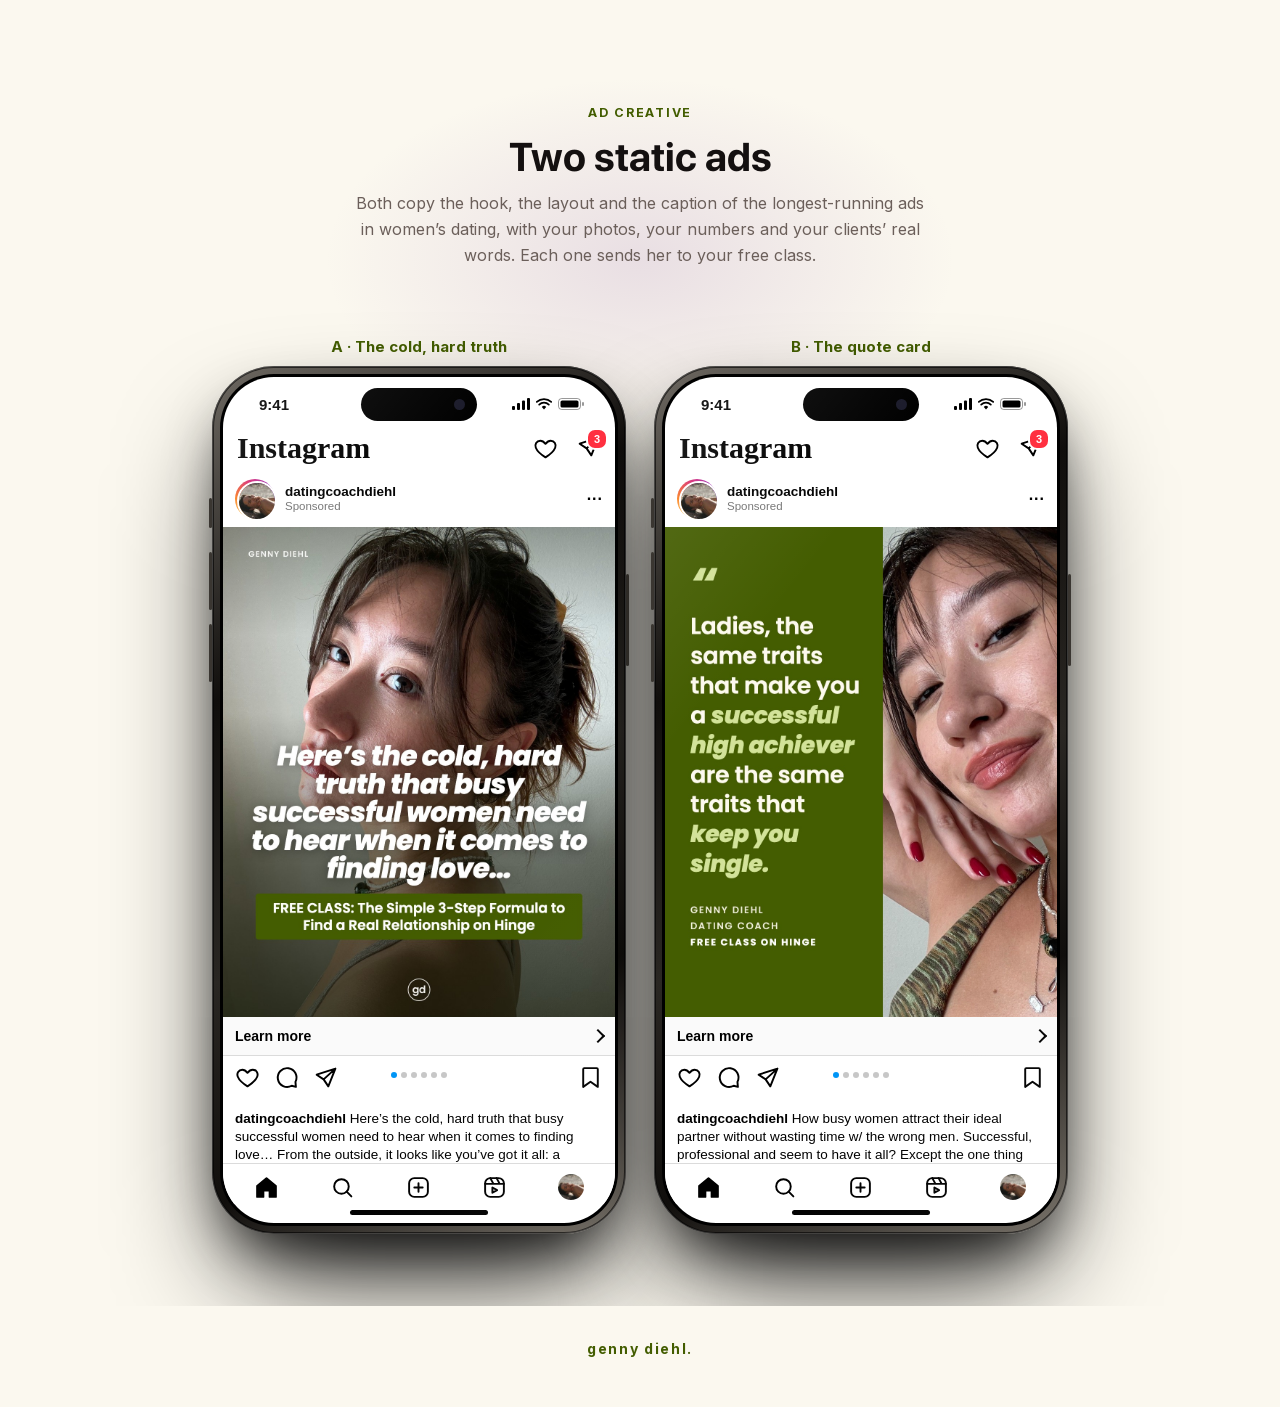
<file: static-ad/index.html>
<!doctype html>
<html lang="en">
<head>
  <meta charset="utf-8" />
  <meta name="viewport" content="width=device-width, initial-scale=1" />
  <title>Static ad · Genny Diehl</title>
  <meta name="robots" content="noindex" />
  <link rel="icon" href="../assets/img/favicon.png" type="image/png" />
  <link rel="apple-touch-icon" href="../assets/img/apple-touch-icon.png" />
  <link rel="stylesheet" href="../assets/phone.css" />
  <style>
  @font-face{font-family:"SFD";src:url(../assets/fonts/sfpro-bold.woff2) format("woff2");font-weight:700;font-display:swap}
  @font-face{font-family:"Inter";src:url(../assets/fonts/inter-normal.woff2) format("woff2");font-weight:100 900;font-display:swap}
  :root{--accent:#435d00;--accent-ink:#fff;--display:SFD,Inter,sans-serif;--ease:cubic-bezier(.2,.7,.2,1);--ink:#141010;--muted:#6b5f5a;--r:18px;--w:1120px}
  html,body{background:#fbf8ef;color:#141010;margin:0;font-family:Inter,system-ui,sans-serif;overflow-x:hidden}
  .sa__intro{text-align:center;padding:44px 16px 12px}
  .eyebrow{color:#435d00;font:700 .78rem/1 Inter,sans-serif;letter-spacing:.14em;text-transform:uppercase;margin:0}
  .sa__title{font:700 clamp(28px,5vw,40px)/1.1 SFD,Inter,sans-serif;margin:.4em 0 .3em}
  .sa__note{color:#6b5f5a;max-width:580px;margin:0 auto 14px;font:400 16px/1.6 Inter,sans-serif}
  .hint{text-align:center;color:#6b5f5a;font:400 14px/1.5 Inter;padding:0 16px}
  .brandfoot{text-align:center;padding:34px 16px 50px;font:700 14px Inter;letter-spacing:.12em}
  .brandfoot b{color:#435d00}
  .ads2{display:flex;flex-wrap:wrap;justify-content:center;gap:28px}.stage .ads2{width:min(1280px,calc(100vw - 32px))}.ads2>div{min-width:0}.adlab{text-align:center;font:700 15px/1 Inter,sans-serif;color:#435d00;margin:0 0 12px}
</style>
<script>try{if("scrollRestoration" in history)history.scrollRestoration="manual"}catch(e){}addEventListener("load",function(){if(!location.hash){scrollTo(0,0)}});</script>
</head>
<body>
  <main class="page">
    <section class="sa">
      <div class="sa__glow" aria-hidden="true"></div>
      <div class="sa__intro">
        <p class="eyebrow">Ad creative</p>
        <h1 class="sa__title">Two static ads</h1>
        <p class="sa__note">Both copy the hook, the layout and the caption of the longest-running ads in women&rsquo;s dating, with your photos, your numbers and your clients&rsquo; real words. Each one sends her to your free class.</p>
      </div>
      <div class="stage">
        <div class="ads2"><div class="adcol"><p class="adlab">A &middot; The cold, hard truth</p><div class="phone-wrap" id="pw1">
          <div class="iphone">
            <span class="btn-side l" style="top:132px;height:30px"></span><span class="btn-side l" style="top:186px;height:58px"></span><span class="btn-side l" style="top:258px;height:58px"></span><span class="btn-side r" style="top:208px;height:92px"></span>
            <div class="screen">
              <div class="status"><span>9:41</span><span class="island"></span><span class="ic"><svg viewBox="0 0 18 12"><rect x="0" y="8" width="3" height="4" rx="1" fill="#000"/><rect x="5" y="5" width="3" height="7" rx="1" fill="#000"/><rect x="10" y="2.5" width="3" height="9.5" rx="1" fill="#000"/><rect x="15" y="0" width="3" height="12" rx="1" fill="#000"/></svg><svg viewBox="0 0 16 12"><path d="M8 11.5l2.2-2.6a3.2 3.2 0 0 0-4.4 0z" fill="#000"/><path d="M3.2 6.6a6.8 6.8 0 0 1 9.6 0" stroke="#000" stroke-width="1.8" fill="none" stroke-linecap="round"/><path d="M.8 3.9a10.5 10.5 0 0 1 14.4 0" stroke="#000" stroke-width="1.8" fill="none" stroke-linecap="round"/></svg><svg viewBox="0 0 27 12"><rect x=".5" y=".5" width="22" height="11" rx="3.2" fill="none" stroke="#000" opacity=".4"/><rect x="2.5" y="2.5" width="18" height="7" rx="1.6" fill="#000"/><rect x="24" y="4" width="2" height="4" rx="1" fill="#000" opacity=".4"/></svg></span></div>
              <div class="ig-top"><span class="ig-logo">Instagram</span><span class="ic"><svg viewBox="0 0 24 24"><path d="M12 20.5s-7.5-4.6-9.3-9.2C1.4 8 3.4 4.5 7 4.5c2.1 0 3.6 1.2 5 3 1.4-1.8 2.9-3 5-3 3.6 0 5.6 3.5 4.3 6.8-1.8 4.6-9.3 9.2-9.3 9.2z"/></svg><span style="position:relative"><svg viewBox="0 0 24 24"><path d="M21.5 3.5L10.2 13.8M21.5 3.5l-6.8 17-4.5-6.7-6.7-4.5z"/></svg><span class="ig-badge">3</span></span></span></div>
              <div class="feed">
                <div class="post-head"><span class="avatar-ring"><img src="../assets/img/profile/pfp.jpg" alt="" /></span><span class="who"><b>datingcoachdiehl</b><small>Sponsored</small></span><span class="dots3">&middot;&middot;&middot;</span></div>
                <a class="post-media" style="aspect-ratio:4/5" href="../register/" target="_blank" rel="noopener"><img src="../assets/img/ads/static-a.jpg?v=4" alt="Static ad A" /></a><a class="cta-strip" href="../register/" target="_blank" rel="noopener">Learn more<i></i></a>
                <div class="actions"><svg viewBox="0 0 24 24"><path d="M12 20.5s-7.5-4.6-9.3-9.2C1.4 8 3.4 4.5 7 4.5c2.1 0 3.6 1.2 5 3 1.4-1.8 2.9-3 5-3 3.6 0 5.6 3.5 4.3 6.8-1.8 4.6-9.3 9.2-9.3 9.2z"/></svg><svg viewBox="0 0 24 24"><path d="M20.6 16.2A9 9 0 1 0 17 19.9L21 21z"/></svg><svg viewBox="0 0 24 24"><path d="M21.5 3.5L10.2 13.8M21.5 3.5l-6.8 17-4.5-6.7-6.7-4.5z"/></svg><span class="cdots" id="cdots"><span class="on"></span><span></span><span></span><span></span><span></span><span></span></span><span class="spacer"></span><svg viewBox="0 0 24 24"><path d="M19 21l-7-5-7 5V4a1 1 0 0 1 1-1h12a1 1 0 0 1 1 1z"/></svg></div>
                
                <p class="caption"><b>datingcoachdiehl</b> Here&rsquo;s the cold, hard truth that busy successful women need to hear when it comes to finding love&hellip; From the outside, it looks like you&rsquo;ve got it all: a thriving career, financial freedom, and a life most people dream of. &#127775; But behind closed doors, your love life tells a different story, one filled with frustration, disappointment, and partners who just don&rsquo;t measure up. &#128148; Too often, you find yourself stuck in the same cycle: emotionally unavailable men, fleeting connections, and unfulfilled promises. The truth? It&rsquo;s not you. It&rsquo;s the outdated advice that doesn&rsquo;t work for women like us. &#10024; My free class isn&rsquo;t just another feel-good seminar. My clients have found 750+ relationships and been on 10,000+ dates. &#10024; &#128683; No more wasting time on the wrong men. No more accepting less than you deserve. Women are saying, &ldquo;YOU ARE A WIZARD!&rdquo; &#128172; &ldquo;I just got my hottest Hinge match maybe EVER,&rdquo; another said. &#128588; If you&rsquo;re ready to attract a partner who truly gets you, without sacrificing your career or your standards, join the free class. Discover the 3 simple steps on how to create the love life you deserve. &#128073; Click &ldquo;Learn More&rdquo; to save your spot. <span class="more">... more</span></p>
                
                <p class="stamp">2 hours ago</p>
              </div>
              <div class="tabbar"><svg viewBox="0 0 24 24"><path d="M3 10.5L12 3l9 7.5V21h-6v-6H9v6H3z" fill="#000"/></svg><svg viewBox="0 0 24 24"><circle cx="11" cy="11" r="7"/><path d="M20.5 20.5l-4.5-4.5"/></svg><svg viewBox="0 0 24 24"><rect x="3" y="3" width="18" height="18" rx="5"/><path d="M12 8v8M8 12h8"/></svg><svg viewBox="0 0 24 24"><rect x="3" y="3" width="18" height="18" rx="5"/><path d="M3 8.5h18M8 3l3 5.5M14 3l3 5.5M10 12v5l4.5-2.5z"/></svg><img class="me" src="../assets/img/profile/pfp.jpg" alt="" /></div>
              <div class="homebar"></div>
            </div>
          </div>
          
        </div></div><div class="adcol"><p class="adlab">B &middot; The quote card</p><div class="phone-wrap" id="pw2">
          <div class="iphone">
            <span class="btn-side l" style="top:132px;height:30px"></span><span class="btn-side l" style="top:186px;height:58px"></span><span class="btn-side l" style="top:258px;height:58px"></span><span class="btn-side r" style="top:208px;height:92px"></span>
            <div class="screen">
              <div class="status"><span>9:41</span><span class="island"></span><span class="ic"><svg viewBox="0 0 18 12"><rect x="0" y="8" width="3" height="4" rx="1" fill="#000"/><rect x="5" y="5" width="3" height="7" rx="1" fill="#000"/><rect x="10" y="2.5" width="3" height="9.5" rx="1" fill="#000"/><rect x="15" y="0" width="3" height="12" rx="1" fill="#000"/></svg><svg viewBox="0 0 16 12"><path d="M8 11.5l2.2-2.6a3.2 3.2 0 0 0-4.4 0z" fill="#000"/><path d="M3.2 6.6a6.8 6.8 0 0 1 9.6 0" stroke="#000" stroke-width="1.8" fill="none" stroke-linecap="round"/><path d="M.8 3.9a10.5 10.5 0 0 1 14.4 0" stroke="#000" stroke-width="1.8" fill="none" stroke-linecap="round"/></svg><svg viewBox="0 0 27 12"><rect x=".5" y=".5" width="22" height="11" rx="3.2" fill="none" stroke="#000" opacity=".4"/><rect x="2.5" y="2.5" width="18" height="7" rx="1.6" fill="#000"/><rect x="24" y="4" width="2" height="4" rx="1" fill="#000" opacity=".4"/></svg></span></div>
              <div class="ig-top"><span class="ig-logo">Instagram</span><span class="ic"><svg viewBox="0 0 24 24"><path d="M12 20.5s-7.5-4.6-9.3-9.2C1.4 8 3.4 4.5 7 4.5c2.1 0 3.6 1.2 5 3 1.4-1.8 2.9-3 5-3 3.6 0 5.6 3.5 4.3 6.8-1.8 4.6-9.3 9.2-9.3 9.2z"/></svg><span style="position:relative"><svg viewBox="0 0 24 24"><path d="M21.5 3.5L10.2 13.8M21.5 3.5l-6.8 17-4.5-6.7-6.7-4.5z"/></svg><span class="ig-badge">3</span></span></span></div>
              <div class="feed">
                <div class="post-head"><span class="avatar-ring"><img src="../assets/img/profile/pfp.jpg" alt="" /></span><span class="who"><b>datingcoachdiehl</b><small>Sponsored</small></span><span class="dots3">&middot;&middot;&middot;</span></div>
                <a class="post-media" style="aspect-ratio:4/5" href="../register/" target="_blank" rel="noopener"><img src="../assets/img/ads/static-b.jpg?v=4" alt="Static ad B" /></a><a class="cta-strip" href="../register/" target="_blank" rel="noopener">Learn more<i></i></a>
                <div class="actions"><svg viewBox="0 0 24 24"><path d="M12 20.5s-7.5-4.6-9.3-9.2C1.4 8 3.4 4.5 7 4.5c2.1 0 3.6 1.2 5 3 1.4-1.8 2.9-3 5-3 3.6 0 5.6 3.5 4.3 6.8-1.8 4.6-9.3 9.2-9.3 9.2z"/></svg><svg viewBox="0 0 24 24"><path d="M20.6 16.2A9 9 0 1 0 17 19.9L21 21z"/></svg><svg viewBox="0 0 24 24"><path d="M21.5 3.5L10.2 13.8M21.5 3.5l-6.8 17-4.5-6.7-6.7-4.5z"/></svg><span class="cdots" id="cdots"><span class="on"></span><span></span><span></span><span></span><span></span><span></span></span><span class="spacer"></span><svg viewBox="0 0 24 24"><path d="M19 21l-7-5-7 5V4a1 1 0 0 1 1-1h12a1 1 0 0 1 1 1z"/></svg></div>
                
                <p class="caption"><b>datingcoachdiehl</b> How busy women attract their ideal partner without wasting time w/ the wrong men. Successful, professional and seem to have it all? Except the one thing that would make it all oh-so much more fulfilling and meaningful&hellip; love? Someone to go home to at the end of the day who actually cares how your day went. My clients come to me feeling confused, frustrated and exhausted with the dating process&hellip; They date the same wrong man over and over. Or have trouble getting past the first date or get ghosted just when they felt things were going well. Or only the men they aren&rsquo;t interested in pursue them while the men they are interested in disappear. But after making 3 key game changing shifts, my clients are quickly able to get into healthy, loving and committed relationships without spending hours online. Curious if it will help you too? Join my FREE class, The Simple 3-Step Formula to Find a Real Relationship on Hinge &#128071; <span class="more">... more</span></p>
                
                <p class="stamp">2 hours ago</p>
              </div>
              <div class="tabbar"><svg viewBox="0 0 24 24"><path d="M3 10.5L12 3l9 7.5V21h-6v-6H9v6H3z" fill="#000"/></svg><svg viewBox="0 0 24 24"><circle cx="11" cy="11" r="7"/><path d="M20.5 20.5l-4.5-4.5"/></svg><svg viewBox="0 0 24 24"><rect x="3" y="3" width="18" height="18" rx="5"/><path d="M12 8v8M8 12h8"/></svg><svg viewBox="0 0 24 24"><rect x="3" y="3" width="18" height="18" rx="5"/><path d="M3 8.5h18M8 3l3 5.5M14 3l3 5.5M10 12v5l4.5-2.5z"/></svg><img class="me" src="../assets/img/profile/pfp.jpg" alt="" /></div>
              <div class="homebar"></div>
            </div>
          </div>
          
        </div></div></div>
      </div>
      
    </section>
  </main>
  <footer class="brandfoot"><b>genny diehl.</b></footer>
  
</body>
</html>
</file>
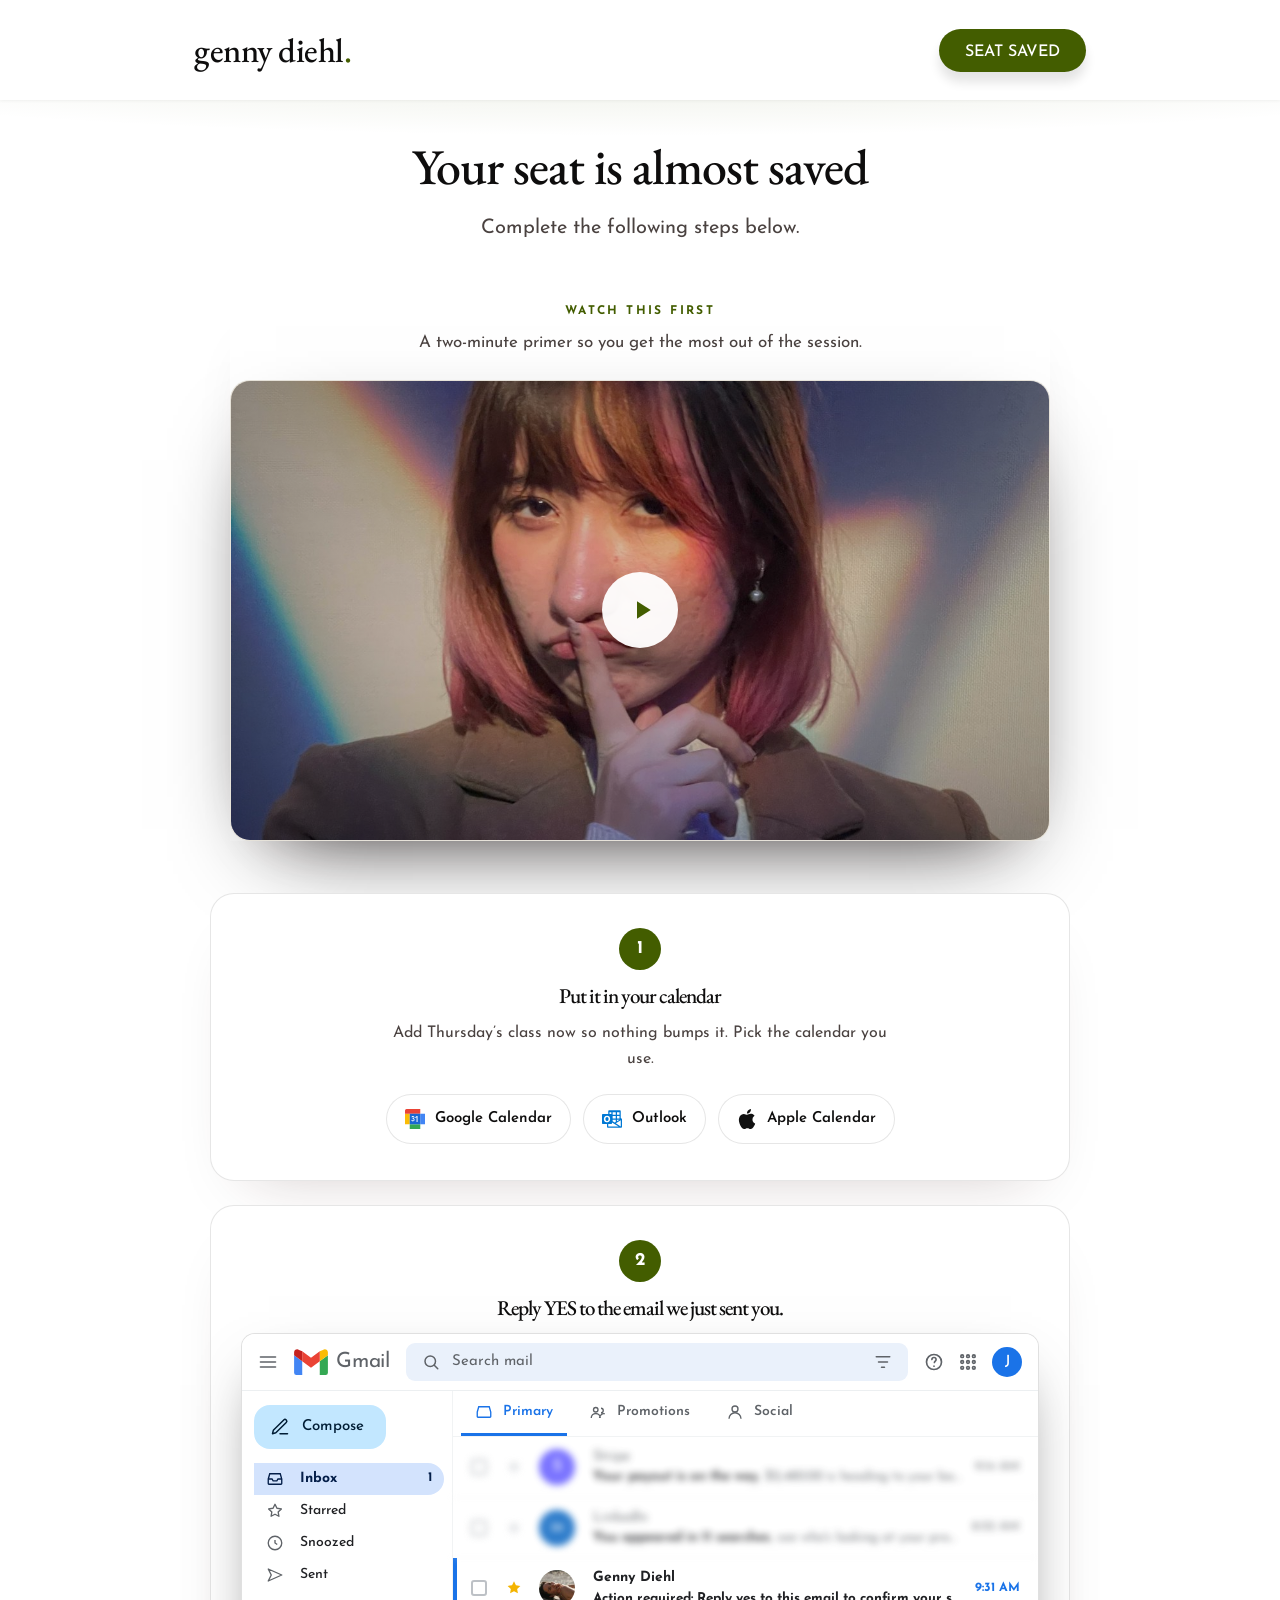
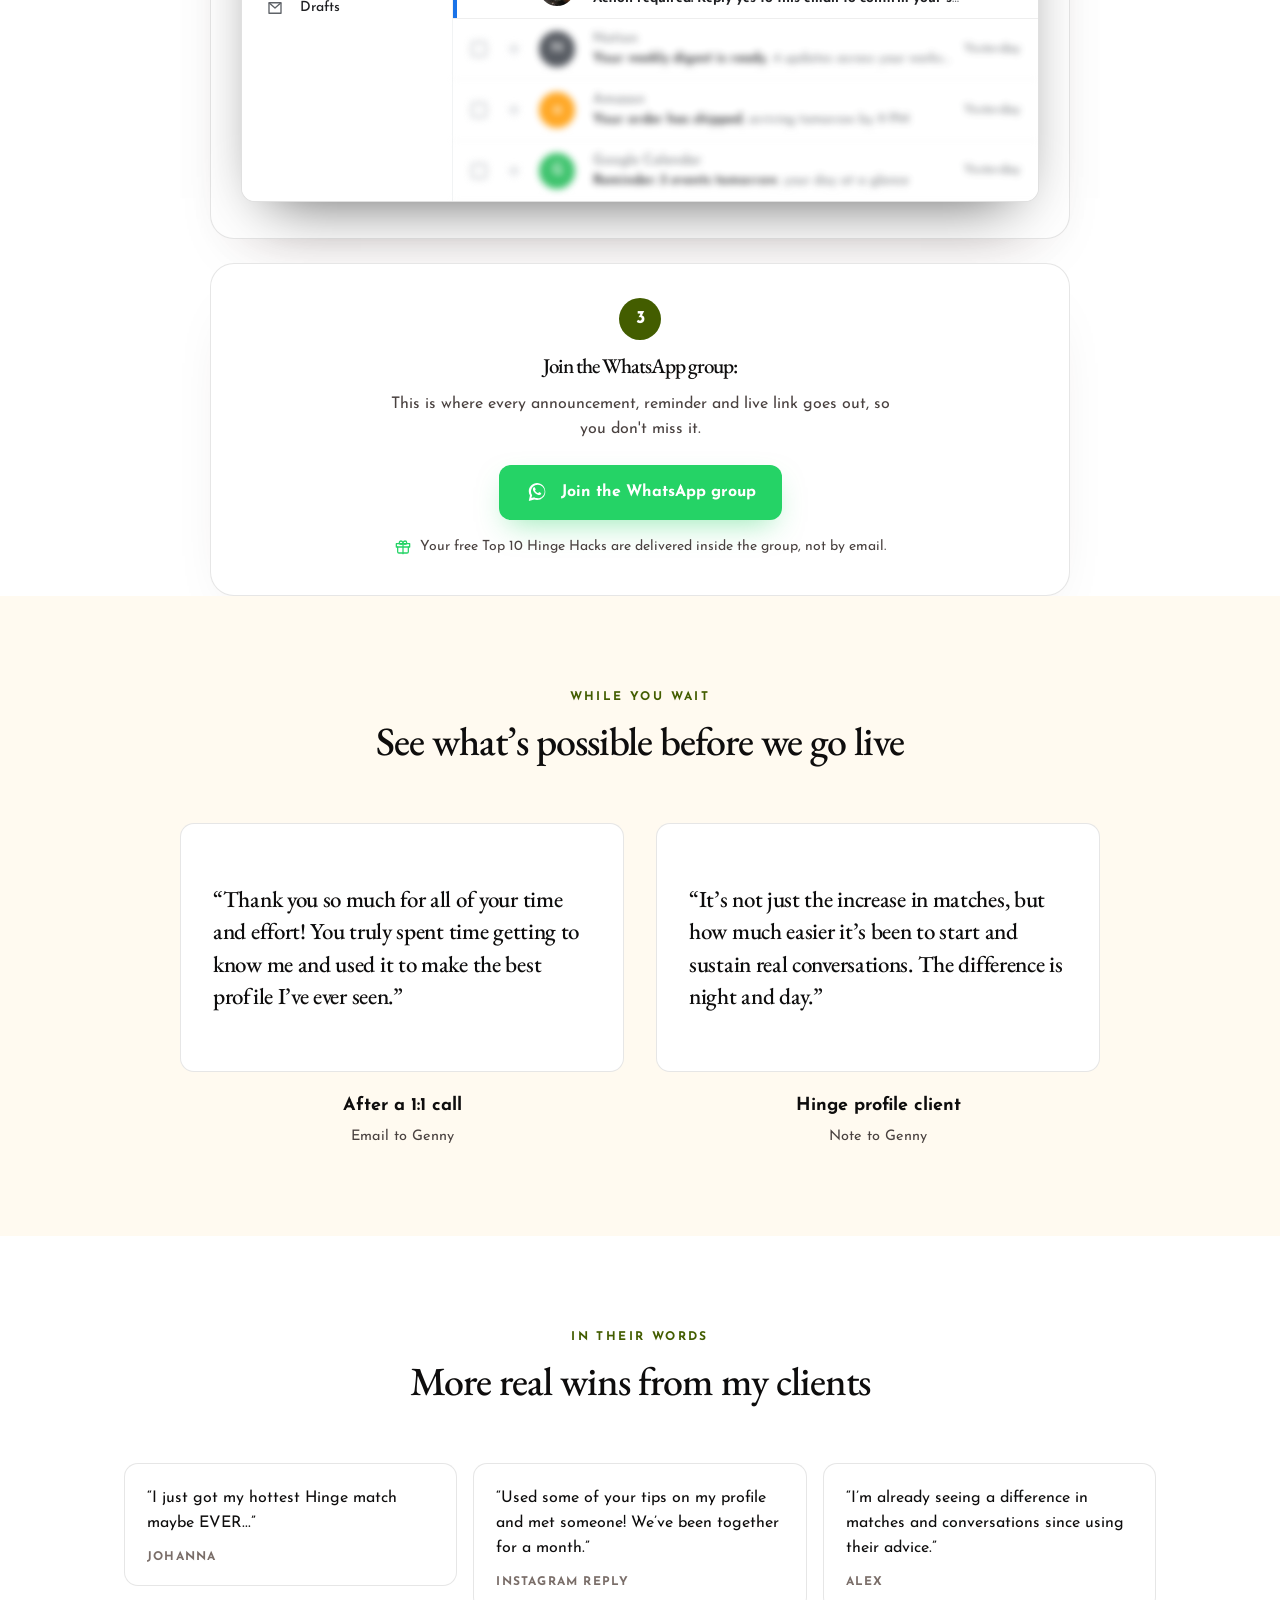
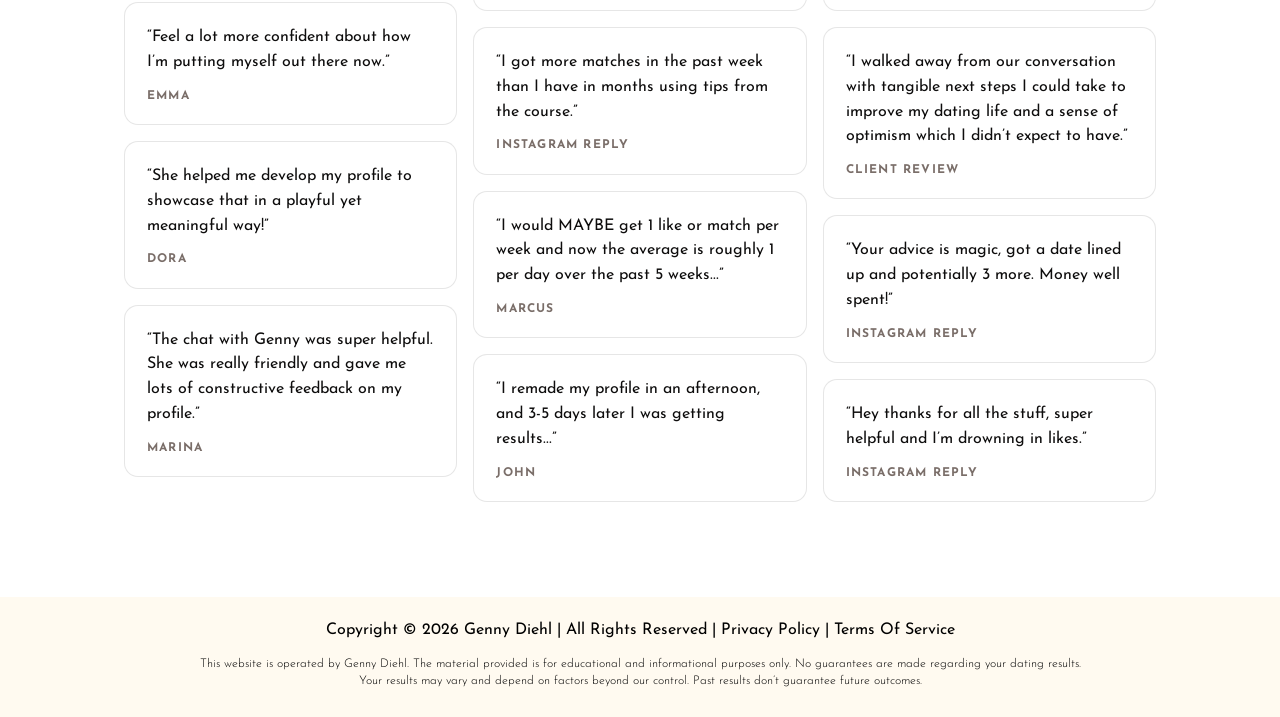
<file: thank-you/index.html>
<!DOCTYPE html>
<html lang="en">
<head>
<meta charset="utf-8">
<meta name="viewport" content="width=device-width, initial-scale=1, viewport-fit=cover">
<title>You&rsquo;re almost there · The Simple 3-Step Formula</title>
<meta name="description" content="Complete the steps below to confirm your seat.">
<meta name="robots" content="noindex">
  <link rel="icon" href="../assets/img/favicon.png" type="image/png" />
  <link rel="apple-touch-icon" href="../assets/img/apple-touch-icon.png" />
<script>try{if("scrollRestoration" in history)history.scrollRestoration="manual"}catch(e){}addEventListener("load",function(){if(!location.hash)scrollTo(0,0)});</script>
<link rel="preconnect" href="https://fonts.googleapis.com">
<link rel="preconnect" href="https://fonts.gstatic.com" crossorigin>
<link href="https://fonts.googleapis.com/css2?family=EB+Garamond:ital,wght@0,400;0,500;0,600;1,500;1,600&family=Josefin+Sans:wght@300;400;500;600&display=swap" rel="stylesheet">
<link rel="stylesheet" href="../assets/funnel.css?v=1">
<style>
  @font-face{font-family:"SFD";src:url(../assets/fonts/sfpro-bold.woff2) format("woff2");font-weight:700;font-display:swap}
  @font-face{font-family:"Inter";src:url(../assets/fonts/inter-normal.woff2) format("woff2");font-weight:100 900;font-display:swap}
  :root{
    --bg:#fbf7f3;--surface:#ffffff;--surface-2:#fffaf0;
    --line:rgba(14,13,13,.10);--line-soft:rgba(14,13,13,.06);
    --text:#0e0d0d;--text-2:#4a4240;--text-3:#7a6e69;
    --accent:#435d00;--accent-2:#e0303c;--accent-ink:#ffffff;
    --accent-soft:rgba(67,93,0,.10);--accent-glow:rgba(67,93,0,.28);
    --radius:22px;--maxw:1080px;
    --font:Inter,-apple-system,BlinkMacSystemFont,"Segoe UI",Roboto,Helvetica,Arial,sans-serif;
  }
  h1,h2,h3{font-family:SFD,"SF Pro Display",-apple-system,Inter,sans-serif}
  *{box-sizing:border-box}
  html{scroll-behavior:smooth}
  body{margin:0;background:var(--bg);color:var(--text);font-family:var(--font);
    -webkit-font-smoothing:antialiased;line-height:1.6;overflow-x:hidden}
  img{max-width:100%;display:block}
  a{color:inherit;text-decoration:none}
  .wrap{max-width:var(--maxw);margin:0 auto;padding:0 24px}
  .narrow{max-width:860px}
  h1,h2,h3{margin:0;letter-spacing:-.02em}
  h1{font-size:clamp(32px,5vw,50px);line-height:1.07;font-weight:800}
  .eyebrow{display:inline-block;font-size:12px;font-weight:700;letter-spacing:.2em;
    text-transform:uppercase;color:var(--accent);margin:0 0 16px}
  .lead{font-size:clamp(17px,2vw,20px);color:var(--text-2);margin:18px 0 0}

  /* top = branding only, NO bar */
  .topbrand{max-width:var(--maxw);margin:0 auto;padding:26px 24px}
  .brand{display:inline-flex;align-items:center;gap:10px;font-weight:700;font-size:18px}
  .brand .mark{width:26px;height:26px;color:var(--accent)}

  .hero{text-align:center;padding:40px 0 20px;position:relative;overflow:hidden}
  .hero::before{content:"";position:absolute;inset:0;pointer-events:none;
    background:radial-gradient(120% 70% at 50% -20%, var(--accent-soft), transparent 60%)}
  .hero .wrap{position:relative}

  /* ---- PREPARATION VIDEO (faux player) ---- */
  .prep{max-width:820px;margin:34px auto 4px;text-align:center}
  .prep .eyebrow{margin-bottom:12px}
  .prep-line{font-size:clamp(15px,1.6vw,17px);color:var(--text-2);margin:0 0 24px}
  .prep-player{position:relative;aspect-ratio:16/9;border-radius:20px;overflow:hidden;
    border:1px solid var(--line);background:var(--surface-2);
    box-shadow:0 34px 90px -46px rgba(0,0,0,.9);cursor:pointer}
  .prep-player img{position:absolute;inset:0;width:100%;height:100%;object-fit:cover}
  .prep-player::after{content:"";position:absolute;inset:0;pointer-events:none;
    background:radial-gradient(70% 70% at 50% 46%, rgba(0,0,0,.12), rgba(0,0,0,.44))}
  .prep-play{position:absolute;top:50%;left:50%;transform:translate(-50%,-50%);z-index:2;
    width:76px;height:76px;border-radius:50%;display:grid;place-items:center;
    background:rgba(255,255,255,.95);color:#0b0c0e;
    box-shadow:0 18px 46px -14px rgba(0,0,0,.65);
    transition:transform .3s ease,background .3s ease}
  .prep-play svg{width:30px;height:30px;margin-left:4px}
  .prep-player:hover .prep-play{transform:translate(-50%,-50%) scale(1.06);background:#fff}

  /* ---- STEPS (centre-aligned) ---- */
  .steps{max-width:860px;margin:52px auto 0;display:flex;flex-direction:column;gap:24px}
  .step{background:var(--surface);border:1px solid var(--line);border-radius:20px;
    padding:34px 30px 36px;position:relative;text-align:center}
  .step-h{display:flex;flex-direction:column;align-items:center;gap:14px;margin-bottom:14px}
  .step-n{flex:none;width:42px;height:42px;border-radius:50%;display:grid;place-items:center;
    background:var(--accent-soft);color:var(--accent);font-weight:800;font-size:18px;
    border:1px solid color-mix(in srgb,var(--accent) 40%,transparent)}
  .step-h h3{font-size:21px;font-weight:700;max-width:30ch}
  .step p.sub{margin:0 auto 22px;color:var(--text-2);font-size:16px;max-width:52ch}
  .step .pad{padding-left:0;display:flex;flex-direction:column;align-items:center}

  /* ---- calendar buttons (with brand logos) ---- */
  .cal-btns{display:flex;flex-wrap:wrap;gap:12px;justify-content:center}
  .cal-btn{display:inline-flex;align-items:center;gap:10px;font-weight:600;font-size:15px;
    color:var(--text);background:var(--surface-2);border:1px solid var(--line);
    border-radius:11px;padding:12px 18px;transition:border-color .2s ease,transform .2s ease}
  .cal-btn:hover{border-color:color-mix(in srgb,var(--accent) 45%,var(--line));transform:translateY(-2px)}
  .cal-btn svg{width:20px;height:20px;flex:none}

  /* =====================================================================
     GMAIL MOCKUP (Step 2), mimics real Gmail inbox
     ===================================================================== */
  .gmail{border-radius:14px;overflow:hidden;background:#fff;color:#202124;
    border:1px solid rgba(0,0,0,.12);box-shadow:0 24px 60px -28px rgba(0,0,0,.7);
    font-size:14px;line-height:1.3;text-align:left;width:100%;margin:0 auto}
  .gm-top{display:flex;align-items:center;gap:16px;padding:9px 16px;
    border-bottom:1px solid #eceff1;background:#fff}
  .gm-burger{width:20px;height:20px;color:#5f6368;flex:none}
  .gm-logo{display:flex;align-items:center;gap:8px;flex:none}
  .gm-logo svg{width:34px;height:26px}
  .gm-logo span{font-size:21px;color:#5f6368;font-weight:400;letter-spacing:-.01em}
  .gm-search{flex:1;max-width:560px;display:flex;align-items:center;gap:12px;
    background:#eaf1fb;border-radius:9px;padding:9px 16px;color:#5f6368}
  .gm-search svg{width:18px;height:18px;flex:none}
  .gm-search .ph{flex:1;font-size:15px}
  .gm-top-r{display:flex;align-items:center;gap:14px;margin-left:auto;color:#5f6368}
  .gm-top-r svg{width:20px;height:20px}
  .gm-ava{width:30px;height:30px;border-radius:50%;background:#1a73e8;color:#fff;
    display:grid;place-items:center;font-weight:600;font-size:14px}
  .gm-body{display:flex;min-height:340px}
  /* left rail */
  .gm-rail{width:210px;flex:none;padding:10px 8px 10px 12px;background:#fff}
  .gm-compose{display:inline-flex;align-items:center;gap:12px;background:#c2e7ff;color:#001d35;
    font-weight:500;font-size:15px;border-radius:16px;padding:12px 22px 12px 16px;margin:4px 0 14px}
  .gm-compose svg{width:20px;height:20px}
  .gm-nav div{display:flex;align-items:center;gap:16px;padding:7px 12px;border-radius:0 16px 16px 0;
    color:#202124;font-size:14px;font-weight:500}
  .gm-nav div svg{width:18px;height:18px;color:#5f6368;flex:none}
  .gm-nav div.on{background:#d3e3fd;color:#041e49;font-weight:700}
  .gm-nav div.on svg{color:#041e49}
  .gm-nav div .ct{margin-left:auto;font-size:13px;color:#5f6368}
  .gm-nav div.on .ct{color:#041e49}
  /* list */
  .gm-main{flex:1;border-left:1px solid #f1f3f4;background:#fff;min-width:0}
  .gm-tools{display:flex;align-items:center;gap:18px;padding:8px 18px;color:#5f6368;
    border-bottom:1px solid #f1f3f4}
  .gm-tools .cb{width:16px;height:16px;border:2px solid #5f6368;border-radius:3px}
  .gm-tools svg{width:18px;height:18px}
  .gm-tabs{display:flex;align-items:center;gap:8px;padding:0 8px;border-bottom:1px solid #f1f3f4}
  .gm-tab{display:flex;align-items:center;gap:10px;padding:12px 14px;font-size:14px;color:#5f6368;
    font-weight:600;border-bottom:3px solid transparent}
  .gm-tab.on{color:#1a73e8;border-bottom-color:#1a73e8}
  .gm-tab svg{width:18px;height:18px}
  .gm-row{display:grid;grid-template-columns:20px 20px 40px 1fr auto;align-items:center;gap:14px;
    padding:11px 18px;border-bottom:1px solid #f5f5f5;cursor:pointer}
  .gm-row .cb{width:16px;height:16px;border:2px solid #bdc1c6;border-radius:3px}
  .gm-row .star{width:18px;height:18px;color:#dadce0}
  .gm-av{width:36px;height:36px;border-radius:50%;color:#fff;display:grid;place-items:center;
    font-weight:600;font-size:15px;overflow:hidden}
  .gm-av img{width:100%;height:100%;object-fit:cover}
  .gm-txt{min-width:0;display:flex;flex-direction:column;gap:2px;overflow:hidden}
  .gm-sender{font-size:14px;color:#5f6368}
  .gm-line{font-size:13.5px;color:#5f6368;white-space:nowrap;overflow:hidden;text-overflow:ellipsis}
  .gm-line b{color:#202124}
  .gm-time{font-size:12.5px;color:#5f6368;white-space:nowrap}
  .gm-blur{filter:blur(3.5px);opacity:.85;user-select:none}
  /* the one real email, unread */
  .gm-hot{background:#fff;box-shadow:inset 4px 0 0 #1a73e8;border-bottom:1px solid #eee}
  .gm-hot .gm-sender{color:#202124;font-weight:700}
  .gm-hot .gm-line b{font-weight:700}
  .gm-hot .gm-time{color:#1a73e8;font-weight:700}
  .gm-hot .star{color:#f4b400}

  /* =====================================================================
     WHATSAPP JOIN (Step 3), exact WhatsApp branding
     ===================================================================== */
  .wa-btn{display:inline-flex;align-items:center;gap:12px;background:#25D366;color:#fff;
    font-weight:700;font-size:16px;border-radius:12px;padding:15px 26px;
    box-shadow:0 12px 30px -10px rgba(37,211,102,.5);transition:transform .2s ease,filter .2s ease}
  .wa-btn:hover{transform:translateY(-2px);filter:brightness(1.04)}
  .wa-btn svg{width:24px;height:24px}
  .wa-note{display:flex;align-items:center;justify-content:center;gap:9px;margin-top:16px;
    font-size:14px;color:var(--text-2);text-align:left}
  .wa-note svg{width:16px;height:16px;color:#25D366;flex:none}

  /* ---- WHILE YOU WAIT videos (2-up, centred below) ---- */
  .section{padding:88px 0;position:relative}
  .tint{background:
    linear-gradient(180deg, transparent, rgba(255,255,255,.022) 22%, rgba(255,255,255,.022) 78%, transparent),
    radial-gradient(80% 120% at 50% 0%, rgba(255,255,255,.03), transparent 60%)}
  h2{font-size:clamp(26px,4vw,40px);line-height:1.1;font-weight:800}
  .sec-head{text-align:center;max-width:720px;margin:0 auto 60px}
  .vgrid{display:grid;grid-template-columns:repeat(2,1fr);gap:32px;max-width:920px;margin:0 auto}
  .vcard{text-align:center}
  .vframe{aspect-ratio:16/9;border-radius:14px;overflow:hidden;position:relative;
    background:linear-gradient(160deg,#0f1216,#0a0b0d);border:1px solid var(--line);
    display:grid;place-items:center}
  .vplay{width:60px;height:60px;border-radius:50%;background:rgba(255,255,255,.94);
    color:#0b0c0e;display:grid;place-items:center;box-shadow:0 10px 30px rgba(0,0,0,.5)}
  .vname{font-size:18px;font-weight:700;margin:20px 0 4px}
  .vdesc{font-size:14.5px;color:var(--text-2);margin:0 auto;max-width:34ch}

  /* footer (branding-only banner), softly introduced, no hard line */
  .foot{position:relative;background:linear-gradient(180deg, transparent, var(--surface) 46%);
    display:flex;align-items:center;justify-content:center;padding:40px 0 24px}
  .foot::before{content:"";position:absolute;top:0;left:0;right:0;height:1px;
    background:linear-gradient(90deg,transparent,var(--line-soft),transparent)}
  .foot .brand{font-size:17px}.foot .mark{width:24px;height:24px}

  @media(max-width:820px){
    .gm-rail{display:none}
    .gm-main{border-left:none}
    .vgrid{grid-template-columns:1fr}
    .gm-search{max-width:none}
  }
  @media(max-width:560px){
    .step{padding:26px 20px}.step .pad{padding-left:0}
    .gm-row{grid-template-columns:36px 1fr auto;gap:10px}
    .gm-row .cb,.gm-row .star{display:none}
    .gm-logo span{display:none}
  }
  @media(prefers-reduced-motion:reduce){
    html{scroll-behavior:auto}
    *,*::before,*::after{transition:none !important;animation:none !important}
  }

  /* Genny: real screenshots in the proof grid, quote cards where the template has student videos */
  .shot{aspect-ratio:437/630!important}
  .shot img{width:100%;height:100%;object-fit:cover;object-position:top}
  .vquote{display:flex;align-items:center;justify-content:center;padding:28px 32px;text-align:left;background:linear-gradient(160deg,var(--surface-2),var(--surface))!important}
  .vquote p{margin:0;font:700 clamp(17px,2vw,21px)/1.4 SFD,Inter,sans-serif;color:var(--text)}
  .wall{columns:3 280px;column-gap:16px}
  .wq{break-inside:avoid;margin:0 0 16px;background:var(--surface);border:1px solid var(--line);border-radius:14px;padding:22px 22px 18px}
  .wq blockquote{margin:0;font-size:16px;line-height:1.55;color:var(--text)}
  .wq figcaption{margin-top:12px;font-size:12px;font-weight:700;letter-spacing:.1em;text-transform:uppercase;color:var(--text-3)}

  /* matches the register page: light cream, same cards and type */
  body{background:var(--bg)!important;color:var(--text)}
  h1,h2,h3{font-family:var(--display)!important;font-weight:700!important;letter-spacing:-.025em}
  .tint{background:linear-gradient(180deg,var(--bg),#f6e4e1)!important}
  .step,.prep,.typeform-shell{box-shadow:0 30px 60px -40px rgba(60,20,20,.25)}
  .step{background:#fff!important;border:1px solid var(--line)!important;border-radius:24px!important}
  .step-n{background:var(--accent)!important;color:#fff!important}
  .cal-btn{background:#fff!important;color:var(--text)!important;border:1px solid var(--line)!important;border-radius:999px!important}
  .vplay{background:#fff!important;color:var(--accent)!important;box-shadow:0 10px 30px rgba(67,93,0,.25)!important}
  .prep-play{color:var(--accent)!important}
  .vquote{background:#fff!important;border:1px solid var(--line)}
  .wq{background:#fff!important}
  .replay-frame{border-radius:24px!important;box-shadow:0 40px 80px -40px rgba(60,20,20,.45)}
  .pill-eb{margin-bottom:16px}

  /* same look as the register page: EB Garamond headings, Josefin Sans text, white header, cream bands */
  :root{--display:"EB Garamond",Garamond,Georgia,serif;--sans:"Josefin Sans",-apple-system,Helvetica,Arial,sans-serif;--font:"Josefin Sans",-apple-system,Helvetica,Arial,sans-serif;--nude:#e8e3cc}
  body{background:#fff!important;font-family:var(--sans)!important}
  h1,h2,h3{font-family:var(--display)!important;font-weight:500!important;letter-spacing:-1px!important;color:var(--ink)}
  h1 em,h2 em{font-style:italic;font-weight:600}
  .tint{background:var(--cream,#fffaf0)!important}
  .jd-head{background:#fff!important;backdrop-filter:none!important;-webkit-backdrop-filter:none!important;border:0!important;box-shadow:0 1px 3px rgba(0,0,0,.05)}
  .jd-head .row{height:100px;max-width:940px}
  .jd-head .logo{font:500 34px/1 var(--display);letter-spacing:-.5px}
  .jd-pill{display:inline-flex;align-items:center;border-radius:50px;background:#435d00;color:#fff;font:500 16px/1 var(--sans);text-transform:uppercase;padding:15px 26px 12px;box-shadow:0 10px 11px rgba(0,0,0,.11)}
  .cta{background:none!important;border:0!important;padding:0!important}
  .cta span{background:#435d00!important;font:500 18px/1 var(--sans)!important;letter-spacing:0!important;padding:16px 30px 13px!important;box-shadow:0 10px 11px rgba(0,0,0,.11)!important}
  .cta span::after{display:none!important}
  .step-n{font-family:var(--sans)!important}
  .jd-foot{background:#fffaf0;text-align:center;padding:22px 20px 26px;color:#000}
  .jd-foot p{margin:0 auto;max-width:900px}
  .jd-foot .c1{margin-bottom:14px;font:400 16px/1.4 var(--sans)}
  .jd-foot .c2{font:300 12px/1.45 var(--sans)}
  @media(max-width:640px){.jd-head .row{height:64px}.jd-head .logo{font-size:28px}.jd-pill{font-size:13px;padding:12px 16px 10px}}
  .vquote p{font-family:var(--display)!important;font-weight:500!important;font-size:clamp(19px,2.2vw,23px)!important;letter-spacing:-.3px}
</style>
</head>
<body>

<header class="jd-head">
  <div class="wrap row">
    <span class="logo">genny diehl<i>.</i></span>
    <span class="jd-pill">Seat saved</span>
  </div>
</header>

  <!-- ============ HERO ============ -->
  <section class="hero">
    <div class="wrap narrow">
      <h1>Your seat is almost saved</h1>
      <p class="lead">Complete the following steps below.</p>
    </div>
  </section>

  <!-- ============ PREPARATION VIDEO ============ -->
  <section class="wrap">
    <div class="prep">
      <span class="eyebrow">Watch this first</span>
      <p class="prep-line">A two-minute primer so you get the most out of the session.</p>
      
      <div class="prep-player" role="img" aria-label="Preparation video">
        <img src="../assets/img/prep-thumb.jpg" alt="" onerror="this.style.display='none'">
        <span class="prep-play"><svg viewBox="0 0 24 24" fill="currentColor" aria-hidden="true"><path d="M8 5v14l11-7z"/></svg></span>
      </div>
    </div>
  </section>

  <!-- ============ STEPS ============ -->
  <div class="wrap">
    <div class="steps">

      <!-- STEP 1 · calendar -->
      <div class="step">
        <div class="step-h">
          <span class="step-n">1</span>
          <h3>Put it in your calendar</h3>
        </div>
        <div class="pad">
          <p class="sub">Add Thursday&rsquo;s class now so nothing bumps it. Pick the calendar you use.</p>
          <div class="cal-btns">
            <a class="cal-btn" id="calGoogle" href="#" target="_blank" rel="noopener">
              <svg viewBox="0 0 24 24" aria-hidden="true"><path fill="#4285F4" d="M18.316 5.684H24v12.632h-5.684z"/><path fill="#34A853" d="M5.684 24h12.632v-5.684H5.684z"/><path fill="#FBBC05" d="M0 5.684h5.684v12.632H0z"/><path fill="#EA4335" d="M18.316 5.684V0H1.895A1.894 1.894 0 0 0 0 1.895v3.789h5.684V5.684z"/><path fill="#188038" d="M18.316 18.316H5.684V24h12.632z" opacity="0"/><path fill="#4285F4" d="M18.316 18.316V24H24v-5.684z" opacity="0"/><path fill="#1967D2" d="M18.316 5.684H5.684v12.632h12.632z"/><path fill="#fff" d="M9.6 14.9c-.53 0-.98-.15-1.35-.46-.36-.31-.6-.72-.72-1.24l1.09-.45c.07.28.19.5.37.66.18.16.4.24.66.24.27 0 .48-.07.65-.22.16-.15.25-.34.25-.57 0-.24-.09-.43-.28-.58-.18-.15-.42-.22-.72-.22h-.51V11h.46c.26 0 .48-.07.65-.21.17-.14.26-.33.26-.57 0-.21-.08-.38-.23-.5-.15-.13-.35-.19-.58-.19-.23 0-.42.06-.56.19-.14.12-.24.28-.31.46l-1.08-.45c.11-.31.32-.59.62-.83.3-.24.69-.36 1.16-.36.35 0 .66.07.94.2.28.14.5.32.66.56.16.24.24.51.24.8 0 .3-.07.55-.22.76-.14.2-.32.36-.53.47v.06c.28.12.5.3.68.55.17.24.26.53.26.87 0 .34-.09.64-.26.91-.17.26-.41.47-.71.62-.3.15-.65.23-1.03.23z"/><path fill="#fff" d="M13.9 9.9l-1.19.86-.6-.9 2.14-1.54h.82v7.34H13.9z"/></svg>
              Google Calendar
            </a>
            <a class="cal-btn" id="calOutlook" href="#" target="_blank" rel="noopener">
              <svg viewBox="0 0 24 24" fill="#0078D4" aria-hidden="true"><path d="M7.88 12.04q0 .45-.11.87-.1.41-.33.74-.22.33-.58.52-.37.2-.87.2t-.85-.2q-.35-.21-.57-.55-.22-.33-.33-.75-.1-.42-.1-.86t.1-.87q.1-.43.34-.76.22-.34.59-.54.36-.2.87-.2t.86.2q.35.21.57.55.22.34.31.77.1.43.1.88zM24 12v9.38q0 .46-.33.8-.33.32-.8.32H7.13q-.46 0-.8-.33-.32-.33-.32-.8V18H1q-.41 0-.7-.3-.3-.29-.3-.7V7q0-.41.3-.7Q.58 6 1 6h6.5V2.55q0-.44.3-.75.3-.3.75-.3h12.9q.44 0 .75.3.3.3.3.75V10.85l1.24.72h.01q.1.07.18.18.07.12.07.25zm-6-8.25v3h3v-3zm0 4.5v3h3v-3zm0 4.5v1.83l3.05-1.83zm-5.25-9v3h3.75v-3zm0 4.5v3h3.75v-3zm0 4.5v2.03l2.41 1.5 1.34-.8v-2.73zM9 3.75V6h2l.13.01.12.04v-2.3zM5.98 15.98q.9 0 1.6-.3.7-.32 1.19-.86.48-.55.73-1.28.25-.74.25-1.61 0-.83-.25-1.55-.24-.71-.71-1.24t-1.15-.83q-.68-.3-1.55-.3-.92 0-1.64.3-.71.3-1.2.85-.5.54-.75 1.3-.25.74-.25 1.63 0 .85.26 1.56.26.72.74 1.23.48.52 1.17.81.69.3 1.56.3zM7.5 21h12.39L12 16.08V17q0 .41-.3.7-.29.3-.7.3H7.5zm15-.13v-7.24l-5.9 3.54Z"/></svg>
              Outlook
            </a>
            <a class="cal-btn" id="calApple" href="#" download="webinar.ics">
              <svg viewBox="0 0 24 24" fill="#111" aria-hidden="true"><path d="M12.152 6.896c-.948 0-2.415-1.078-3.96-1.04-2.04.027-3.91 1.183-4.961 3.014-2.117 3.675-.546 9.103 1.519 12.09 1.013 1.454 2.208 3.09 3.792 3.039 1.52-.065 2.09-.987 3.935-.987 1.831 0 2.35.987 3.96.948 1.637-.026 2.676-1.48 3.676-2.948 1.156-1.688 1.636-3.325 1.662-3.415-.039-.013-3.182-1.221-3.22-4.857-.026-3.04 2.48-4.494 2.597-4.559-1.429-2.09-3.623-2.324-4.39-2.376-2-.156-3.675 1.09-4.61 1.09zM15.53 3.83c.843-1.012 1.4-2.427 1.245-3.83-1.207.052-2.662.805-3.532 1.818-.78.896-1.454 2.338-1.273 3.714 1.338.104 2.715-.688 3.559-1.701"/></svg>
              Apple Calendar
            </a>
          </div>
        </div>
      </div>

      <!-- STEP 2 · reply YES (Gmail mockup, no sub-headline) -->
      <div class="step">
        <div class="step-h">
          <span class="step-n">2</span>
          <h3>Reply YES to the email we just sent you.</h3>
        </div>
        <div class="pad">
          <!-- GMAIL MOCKUP -->
          <div class="gmail" role="img" aria-label="Gmail inbox: one unread email from Genny Diehl titled 'Action required: Reply yes to this email to confirm your spot'. Every other email is blurred.">
            <!-- top bar -->
            <div class="gm-top">
              <svg class="gm-burger" viewBox="0 0 24 24" fill="none" stroke="currentColor" stroke-width="2" stroke-linecap="round"><path d="M3 6h18M3 12h18M3 18h18"/></svg>
              <span class="gm-logo">
                <svg viewBox="0 0 52 40" aria-hidden="true">
                  <path fill="#4285f4" d="M3.5 40h9V19L0 9.5V36.5A3.5 3.5 0 0 0 3.5 40z"/>
                  <path fill="#34a853" d="M39.5 40h9a3.5 3.5 0 0 0 3.5-3.5V9.5L39.5 19z"/>
                  <path fill="#fbbc04" d="M39.5 3.5V19L52 9.5V5.25c0-3.9-4.45-6.1-7.6-3.75z"/>
                  <path fill="#ea4335" d="M12.5 19V3.5L26 13.6 39.5 3.5V19L26 29z"/>
                  <path fill="#c5221f" d="M0 5.25V9.5L12.5 19V3.5L7.6 1.5C4.45-.85 0 1.35 0 5.25z"/>
                </svg>
                <span>Gmail</span>
              </span>
              <div class="gm-search">
                <svg viewBox="0 0 24 24" fill="none" stroke="currentColor" stroke-width="2" stroke-linecap="round"><circle cx="11" cy="11" r="7"/><path d="M21 21l-4.3-4.3"/></svg>
                <span class="ph">Search mail</span>
                <svg viewBox="0 0 24 24" fill="none" stroke="currentColor" stroke-width="2" stroke-linecap="round"><path d="M3 5h18M6 12h12M10 19h4"/></svg>
              </div>
              <div class="gm-top-r">
                <svg viewBox="0 0 24 24" fill="none" stroke="currentColor" stroke-width="2" stroke-linecap="round"><circle cx="12" cy="12" r="9"/><path d="M9.5 9a2.5 2.5 0 0 1 5 .2c0 1.5-2 1.8-2 3.3M12 17h.01"/></svg>
                <svg viewBox="0 0 24 24" fill="none" stroke="currentColor" stroke-width="2"><circle cx="5" cy="5" r="1.6"/><circle cx="12" cy="5" r="1.6"/><circle cx="19" cy="5" r="1.6"/><circle cx="5" cy="12" r="1.6"/><circle cx="12" cy="12" r="1.6"/><circle cx="19" cy="12" r="1.6"/><circle cx="5" cy="19" r="1.6"/><circle cx="12" cy="19" r="1.6"/><circle cx="19" cy="19" r="1.6"/></svg>
                <span class="gm-ava">J</span>
              </div>
            </div>
            <!-- body -->
            <div class="gm-body">
              <!-- left rail -->
              <div class="gm-rail">
                <span class="gm-compose">
                  <svg viewBox="0 0 24 24" fill="none" stroke="currentColor" stroke-width="1.8" stroke-linecap="round" stroke-linejoin="round"><path d="M12 20h9"/><path d="M16.5 3.5a2.1 2.1 0 0 1 3 3L7 19l-4 1 1-4z"/></svg>
                  Compose
                </span>
                <div class="gm-nav">
                  <div class="on"><svg viewBox="0 0 24 24" fill="none" stroke="currentColor" stroke-width="1.8"><path d="M3 12l2-7h14l2 7v6a1 1 0 0 1-1 1H4a1 1 0 0 1-1-1z"/><path d="M3 12h5l1.5 2.5h5L16 12h5"/></svg> Inbox <span class="ct">1</span></div>
                  <div><svg viewBox="0 0 24 24" fill="none" stroke="currentColor" stroke-width="1.8" stroke-linejoin="round"><path d="M12 3l2.6 5.3 5.9.9-4.3 4.1 1 5.7L12 16.3 6.8 19l1-5.7L3.5 9.2l5.9-.9z"/></svg> Starred</div>
                  <div><svg viewBox="0 0 24 24" fill="none" stroke="currentColor" stroke-width="1.8"><circle cx="12" cy="12" r="9"/><path d="M12 8v4l3 2"/></svg> Snoozed</div>
                  <div><svg viewBox="0 0 24 24" fill="none" stroke="currentColor" stroke-width="1.8" stroke-linecap="round" stroke-linejoin="round"><path d="M3 4l18 8-18 8 4-8z"/></svg> Sent</div>
                  <div><svg viewBox="0 0 24 24" fill="none" stroke="currentColor" stroke-width="1.8" stroke-linejoin="round"><path d="M4 5h16v14H4z"/><path d="M4 5l8 7 8-7"/></svg> Drafts</div>
                </div>
              </div>
              <!-- list -->
              <div class="gm-main">
                <div class="gm-tabs">
                  <div class="gm-tab on"><svg viewBox="0 0 24 24" fill="none" stroke="currentColor" stroke-width="1.8"><path d="M3 12l2-7h14l2 7v6a1 1 0 0 1-1 1H4a1 1 0 0 1-1-1z"/></svg> Primary</div>
                  <div class="gm-tab"><svg viewBox="0 0 24 24" fill="none" stroke="currentColor" stroke-width="1.8"><circle cx="9" cy="9" r="3"/><path d="M3 20a6 6 0 0 1 12 0M16 7a3 3 0 0 1 0 6M14 20a6 6 0 0 1 7-5.7"/></svg> Promotions</div>
                  <div class="gm-tab"><svg viewBox="0 0 24 24" fill="none" stroke="currentColor" stroke-width="1.8"><circle cx="12" cy="8" r="4"/><path d="M4 21a8 8 0 0 1 16 0"/></svg> Social</div>
                </div>
                <!-- blurred emails ABOVE -->
                <div class="gm-row gm-blur">
                  <span class="cb"></span>
                  <svg class="star" viewBox="0 0 24 24" fill="currentColor"><path d="M12 3l2.6 5.3 5.9.9-4.3 4.1 1 5.7L12 16.3 6.8 19l1-5.7L3.5 9.2l5.9-.9z"/></svg>
                  <span class="gm-av" style="background:#635bff">S</span>
                  <span class="gm-txt"><span class="gm-sender">Stripe</span><span class="gm-line"><b>Your payout is on the way</b>, $2,480.00 is heading to your bank</span></span>
                  <span class="gm-time">9:14 AM</span>
                </div>
                <div class="gm-row gm-blur">
                  <span class="cb"></span>
                  <svg class="star" viewBox="0 0 24 24" fill="currentColor"><path d="M12 3l2.6 5.3 5.9.9-4.3 4.1 1 5.7L12 16.3 6.8 19l1-5.7L3.5 9.2l5.9-.9z"/></svg>
                  <span class="gm-av" style="background:#0a66c2">in</span>
                  <span class="gm-txt"><span class="gm-sender">LinkedIn</span><span class="gm-line"><b>You appeared in 11 searches</b>, see who's looking at your profile</span></span>
                  <span class="gm-time">8:52 AM</span>
                </div>
                <!-- THE REAL EMAIL -->
                <div class="gm-row gm-hot">
                  <span class="cb"></span>
                  <svg class="star" viewBox="0 0 24 24" fill="currentColor"><path d="M12 3l2.6 5.3 5.9.9-4.3 4.1 1 5.7L12 16.3 6.8 19l1-5.7L3.5 9.2l5.9-.9z"/></svg>
                  <span class="gm-av" style="background:#0b57d0"><img src="../assets/img/profile/pfp.jpg" alt="" onerror="this.style.display='none';this.parentNode.textContent='G'"></span>
                  <span class="gm-txt">
                    <span class="gm-sender">Genny Diehl</span>
                    <span class="gm-line"><b>Action required: Reply yes to this email to confirm your spot</b>, reply YES and your seat is locked in</span>
                  </span>
                  <span class="gm-time">9:31 AM</span>
                </div>
                <!-- blurred emails BELOW -->
                <div class="gm-row gm-blur">
                  <span class="cb"></span>
                  <svg class="star" viewBox="0 0 24 24" fill="currentColor"><path d="M12 3l2.6 5.3 5.9.9-4.3 4.1 1 5.7L12 16.3 6.8 19l1-5.7L3.5 9.2l5.9-.9z"/></svg>
                  <span class="gm-av" style="background:#3a3f47">N</span>
                  <span class="gm-txt"><span class="gm-sender">Notion</span><span class="gm-line"><b>Your weekly digest is ready</b>, 4 updates across your workspace</span></span>
                  <span class="gm-time">Yesterday</span>
                </div>
                <div class="gm-row gm-blur">
                  <span class="cb"></span>
                  <svg class="star" viewBox="0 0 24 24" fill="currentColor"><path d="M12 3l2.6 5.3 5.9.9-4.3 4.1 1 5.7L12 16.3 6.8 19l1-5.7L3.5 9.2l5.9-.9z"/></svg>
                  <span class="gm-av" style="background:#ff9900">a</span>
                  <span class="gm-txt"><span class="gm-sender">Amazon</span><span class="gm-line"><b>Your order has shipped</b>, arriving tomorrow by 9 PM</span></span>
                  <span class="gm-time">Yesterday</span>
                </div>
                <div class="gm-row gm-blur">
                  <span class="cb"></span>
                  <svg class="star" viewBox="0 0 24 24" fill="currentColor"><path d="M12 3l2.6 5.3 5.9.9-4.3 4.1 1 5.7L12 16.3 6.8 19l1-5.7L3.5 9.2l5.9-.9z"/></svg>
                  <span class="gm-av" style="background:#1db954">G</span>
                  <span class="gm-txt"><span class="gm-sender">Google Calendar</span><span class="gm-line"><b>Reminder: 3 events tomorrow</b>, your day at a glance</span></span>
                  <span class="gm-time">Yesterday</span>
                </div>
              </div>
            </div>
          </div>
        </div>
      </div>

      <!-- STEP 3 · WhatsApp group -->
      <div class="step">
        <div class="step-h">
          <span class="step-n">3</span>
          <h3>Join the WhatsApp group:</h3>
        </div>
        <div class="pad">
          <p class="sub">This is where every announcement, reminder and live link goes out, so you don't miss it.</p>
          <a class="wa-btn" href="#" target="_blank" rel="noopener">
            <svg viewBox="0 0 32 32" fill="currentColor" aria-hidden="true"><path d="M16.04 4C9.93 4 5 8.93 5 15.03c0 2.13.6 4.1 1.62 5.79L5 28l7.36-1.93a11 11 0 0 0 3.68.63h.01c6.1 0 11.04-4.94 11.04-11.04C27.09 8.93 22.15 4 16.04 4Zm0 19.9h-.01a9.1 9.1 0 0 1-3.47-.68l-.25-.15-3.79.99 1.01-3.69-.16-.26a9.05 9.05 0 0 1-1.39-4.83c0-5.01 4.08-9.09 9.1-9.09 2.43 0 4.71.95 6.43 2.67a9.02 9.02 0 0 1 2.66 6.43c0 5.01-4.08 9.09-9.09 9.09Zm4.98-6.8c-.27-.14-1.61-.79-1.86-.88-.25-.09-.43-.14-.61.14-.18.27-.7.88-.86 1.06-.16.18-.32.2-.59.07-.27-.14-1.15-.42-2.19-1.35-.81-.72-1.35-1.61-1.51-1.88-.16-.27-.02-.42.12-.55.12-.12.27-.32.41-.48.14-.16.18-.27.27-.45.09-.18.05-.34-.02-.48-.07-.14-.61-1.47-.83-2.01-.22-.53-.44-.46-.61-.47l-.52-.01c-.18 0-.48.07-.73.34-.25.27-.96.94-.96 2.29s.98 2.66 1.12 2.84c.14.18 1.93 2.95 4.68 4.14.65.28 1.16.45 1.56.58.66.21 1.25.18 1.72.11.53-.08 1.61-.66 1.84-1.29.23-.63.23-1.18.16-1.29-.07-.11-.25-.18-.52-.32Z"/></svg>
            Join the WhatsApp group
          </a>
          <div class="wa-note">
            <svg viewBox="0 0 24 24" fill="none" stroke="currentColor" stroke-width="1.9" stroke-linecap="round" stroke-linejoin="round"><path d="M20 12v7a2 2 0 0 1-2 2H6a2 2 0 0 1-2-2v-7"/><path d="M2 7h20v5H2z"/><path d="M12 22V7"/><path d="M12 7S12 3 9 3a2.5 2.5 0 0 0 0 5zM12 7s0-4 3-4a2.5 2.5 0 0 1 0 5z"/></svg>
            Your free Top 10 Hinge Hacks are delivered inside the group, not by email.
          </div>
        </div>
      </div>

    </div>
  </div>

  <!-- ============ WHILE YOU WAIT (2-up videos) ============ -->
  <section class="section tint">
    <div class="wrap">
      <div class="sec-head">
        <span class="eyebrow" style="color:var(--accent)">While you wait</span>
        <h2>See what&rsquo;s possible before we go live</h2>
      </div>
      <div class="vgrid">
        <article class="vcard">
          <div class="vframe vquote"><p>&ldquo;Thank you so much for all of your time and effort! You truly spent time getting to know me and used it to make the best profile I&rsquo;ve ever seen.&rdquo;</p></div>
          <div class="vname">After a 1:1 call</div>
          <p class="vdesc">Email to Genny</p>
        </article>
        <article class="vcard">
          <div class="vframe vquote"><p>&ldquo;It&rsquo;s not just the increase in matches, but how much easier it&rsquo;s been to start and sustain real conversations. The difference is night and day.&rdquo;</p></div>
          <div class="vname">Hinge profile client</div>
          <p class="vdesc">Note to Genny</p>
        </article>
      </div>
    </div>
  </section>

  <!-- ============ EVERY CLIENT WIN (all real testimonials) ============ -->
  <section class="section">
    <div class="wrap">
      <div class="sec-head">
        <span class="eyebrow">In their words</span>
        <h2>More real wins from my clients</h2>
      </div>
      <div class="wall"><figure class="wq"><blockquote>&ldquo;I just got my hottest Hinge match maybe EVER...&rdquo;</blockquote><figcaption>Johanna</figcaption></figure><figure class="wq"><blockquote>&ldquo;Feel a lot more confident about how I&rsquo;m putting myself out there now.&rdquo;</blockquote><figcaption>Emma</figcaption></figure><figure class="wq"><blockquote>&ldquo;She helped me develop my profile to showcase that in a playful yet meaningful way!&rdquo;</blockquote><figcaption>Dora</figcaption></figure><figure class="wq"><blockquote>&ldquo;The chat with Genny was super helpful. She was really friendly and gave me lots of constructive feedback on my profile.&rdquo;</blockquote><figcaption>Marina</figcaption></figure><figure class="wq"><blockquote>&ldquo;Used some of your tips on my profile and met someone! We&rsquo;ve been together for a month.&rdquo;</blockquote><figcaption>Instagram reply</figcaption></figure><figure class="wq"><blockquote>&ldquo;I got more matches in the past week than I have in months using tips from the course.&rdquo;</blockquote><figcaption>Instagram reply</figcaption></figure><figure class="wq"><blockquote>&ldquo;I would MAYBE get 1 like or match per week and now the average is roughly 1 per day over the past 5 weeks...&rdquo;</blockquote><figcaption>Marcus</figcaption></figure><figure class="wq"><blockquote>&ldquo;I remade my profile in an afternoon, and 3-5 days later I was getting results...&rdquo;</blockquote><figcaption>John</figcaption></figure><figure class="wq"><blockquote>&ldquo;I&rsquo;m already seeing a difference in matches and conversations since using their advice.&rdquo;</blockquote><figcaption>Alex</figcaption></figure><figure class="wq"><blockquote>&ldquo;I walked away from our conversation with tangible next steps I could take to improve my dating life and a sense of optimism which I didn&rsquo;t expect to have.&rdquo;</blockquote><figcaption>Client review</figcaption></figure><figure class="wq"><blockquote>&ldquo;Your advice is magic, got a date lined up and potentially 3 more. Money well spent!&rdquo;</blockquote><figcaption>Instagram reply</figcaption></figure><figure class="wq"><blockquote>&ldquo;Hey thanks for all the stuff, super helpful and I&rsquo;m drowning in likes.&rdquo;</blockquote><figcaption>Instagram reply</figcaption></figure></div>
    </div>
  </section>


  <!-- ============ FOOTER ============ -->
  <footer class="jd-foot"><p class="c1">Copyright &copy; 2026 Genny Diehl | All Rights Reserved | Privacy Policy | Terms Of Service</p><p class="c2">This website is operated by Genny Diehl. The material provided is for educational and informational purposes only. No guarantees are made regarding your dating results. Your results may vary and depend on factors beyond our control. Past results don&rsquo;t guarantee future outcomes.</p></footer>

<script>
(function(){
  // build add-to-calendar links (swap the event details per prospect)
  var title="The Simple 3-Step Formula: Free Live Class";
  var details="Your free live masterclass. Join link is in the WhatsApp group.";
  var start=new Date("2026-10-29T20:00:00-04:00");
  if(isNaN(start.getTime())) start=new Date(Date.now()+3*86400000);
  while(start.getTime()<Date.now()) start=new Date(start.getTime()+7*86400000);
  var end=new Date(start.getTime()+60*60000);
  function z(d){function p(n){return(n<10?"0":"")+n;}
    return d.getUTCFullYear()+p(d.getUTCMonth()+1)+p(d.getUTCDate())+"T"+p(d.getUTCHours())+p(d.getUTCMinutes())+"00Z";}
  var g=document.getElementById("calGoogle");
  if(g)g.href="https://calendar.google.com/calendar/render?action=TEMPLATE&text="+encodeURIComponent(title)+"&details="+encodeURIComponent(details)+"&dates="+z(start)+"/"+z(end);
  var o=document.getElementById("calOutlook");
  if(o)o.href="https://outlook.office.com/calendar/0/deeplink/compose?path=/calendar/action/compose&rru=addevent&subject="+encodeURIComponent(title)+"&body="+encodeURIComponent(details)+"&startdt="+start.toISOString()+"&enddt="+end.toISOString();
  var a=document.getElementById("calApple");
  if(a){var ics=["BEGIN:VCALENDAR","VERSION:2.0","BEGIN:VEVENT","DTSTART:"+z(start),"DTEND:"+z(end),"SUMMARY:"+title,"DESCRIPTION:"+details,"END:VEVENT","END:VCALENDAR"].join("\r\n");
    a.href="data:text/calendar;charset=utf-8,"+encodeURIComponent(ics);}
})();
</script>
</body>
</html>
</file>
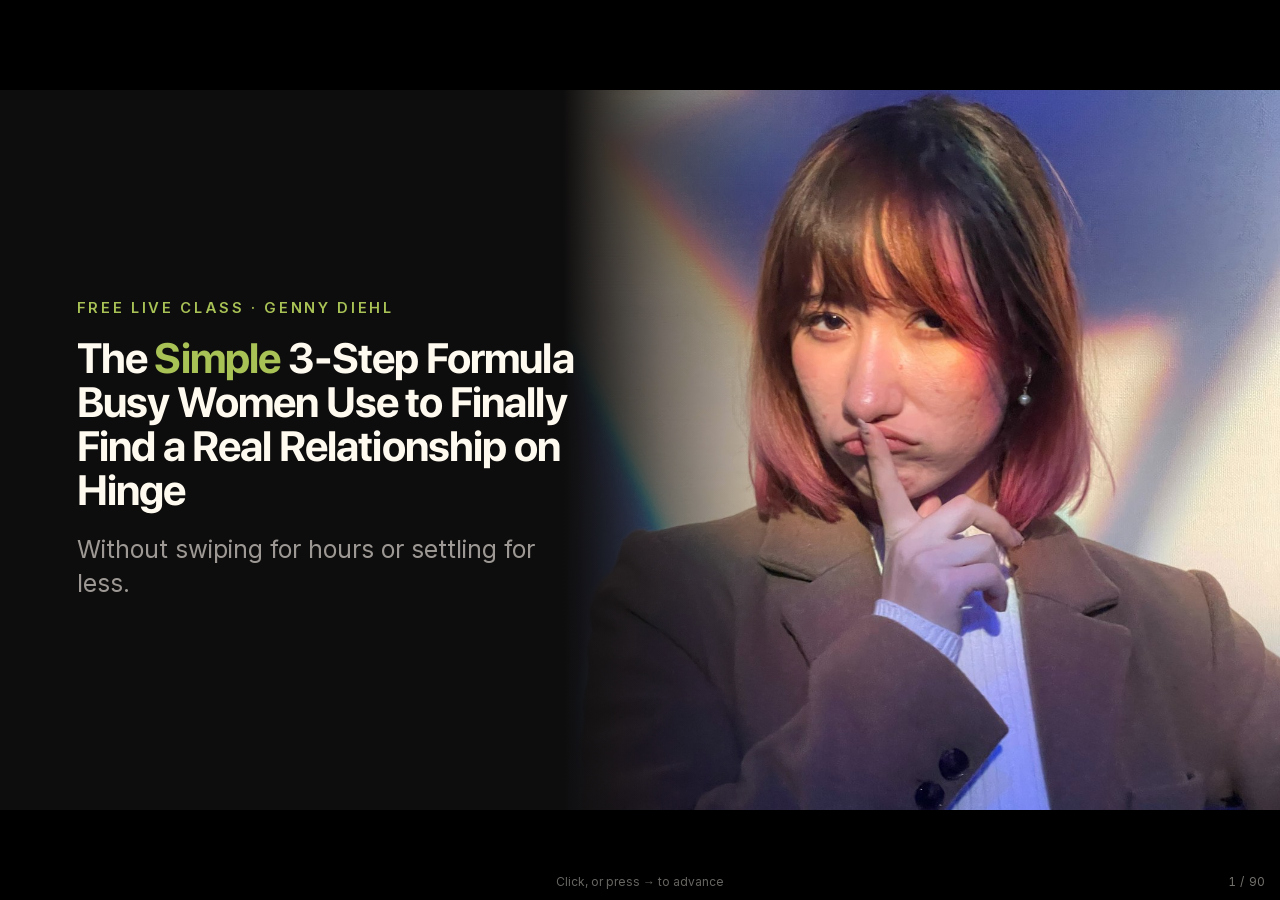
<file: webinar/index.html>
<!doctype html>
<html lang="en">
<head>
<meta charset="utf-8">
<meta name="viewport" content="width=device-width, initial-scale=1">
<meta name="robots" content="noindex">
  <link rel="icon" href="../assets/img/favicon.png" type="image/png" />
  <link rel="apple-touch-icon" href="../assets/img/apple-touch-icon.png" />
<title>The Simple 3-Step Formula · Genny Diehl</title>
<style>
@font-face{font-family:"SFD";src:url(../assets/fonts/sfpro-bold.woff2) format("woff2");font-weight:700;font-display:swap}
@font-face{font-family:"Inter";src:url(../assets/fonts/inter-normal.woff2) format("woff2");font-weight:100 900;font-display:swap}
:root{--ink:#0e0d0d;--ink2:#1a1717;--red:#435d00;--red2:#a8c256;--deep:#2e4000;--cream:#fffaf0;--mute:rgba(245,239,233,.62);--line:rgba(245,239,233,.14)}
*{box-sizing:border-box}
html,body{height:100%;margin:0}
body{overflow:hidden;background:#000;color:var(--cream);font-family:Inter,system-ui,sans-serif;-webkit-font-smoothing:antialiased}
#stage{position:fixed;left:50%;top:50%;transform:translate(-50%,-50%);width:min(100vw,177.78vh);height:min(56.25vw,100vh);overflow:hidden;background:var(--ink)}
.slide{position:absolute;inset:0;overflow:hidden;container-type:size;background:var(--ink)}
#bar{position:fixed;left:0;top:0;height:3px;background:var(--red);width:0;transition:width .3s ease;z-index:5}
#counter{position:fixed;right:14px;bottom:12px;z-index:5;font:12px/1 Inter,system-ui;color:var(--cream);opacity:.45;letter-spacing:.06em;font-variant-numeric:tabular-nums}
#hint{position:fixed;left:50%;bottom:12px;transform:translateX(-50%);z-index:5;font:12px/1 Inter;color:var(--cream);opacity:.4;transition:opacity .6s}

/* type */
h1,h2,h3{font-family:SFD,"SF Pro Display",-apple-system,Inter,sans-serif;font-weight:700;margin:0;letter-spacing:-.02em;line-height:1.04}
.h1{font-size:6.2cqw}.h2{font-size:4.6cqw}.h3{font-size:3.3cqw}
p{margin:0}
.sub{font-size:1.9cqw;line-height:1.4;color:var(--mute);margin-top:2.6cqh;max-width:46ch}
.eye{font:600 1.15cqw/1 Inter;letter-spacing:.18em;text-transform:uppercase;color:var(--red2);margin-bottom:3cqh}
.r{color:var(--red2)}
.brand{position:absolute;left:4cqw;top:5cqh;font:700 1.5cqw/1 SFD,Inter;color:var(--red2);letter-spacing:-.01em;z-index:3}

/* layouts */
.c{position:absolute;inset:0;display:flex;flex-direction:column;align-items:center;justify-content:center;text-align:center;padding:8cqh 9cqw}
.c .sub{margin-left:auto;margin-right:auto}
.redbg{background:var(--red)} .redbg .sub{color:rgba(255,255,255,.82)} .redbg .eye{color:#fff;opacity:.8}
.creambg{background:var(--cream);color:var(--ink)} .creambg .sub{color:rgba(14,13,13,.62)} .creambg .eye{color:var(--red)}
.full img.bg{position:absolute;top:0;right:0;width:56%;height:100%;object-fit:cover}
.full.rt img.bg{right:auto;left:0}
.full::after{content:"";position:absolute;inset:0;background:linear-gradient(90deg,var(--ink) 0%,var(--ink) 44%,rgba(14,13,13,.55) 52%,rgba(14,13,13,0) 64%)}
.full.rt::after{background:linear-gradient(270deg,var(--ink) 0%,var(--ink) 44%,rgba(14,13,13,.55) 52%,rgba(14,13,13,0) 64%)}
.full .tx{position:absolute;z-index:2;left:6cqw;top:50%;transform:translateY(-50%);max-width:40cqw}
.full.rt .tx{left:auto;right:6cqw}
.split{display:grid;grid-template-columns:1fr 1fr;height:100%}
.split .ph{position:relative;overflow:hidden}
.split .ph img{position:absolute;inset:0;width:100%;height:100%;object-fit:cover;object-position:50% 15%}
.split .tx{display:flex;flex-direction:column;justify-content:center;padding:0 6cqw}
.split.rev .ph{order:2}
.ph-frame{width:100%;height:100%;object-fit:cover;object-position:50% 15%;border-radius:1.4cqw}
.framed{position:absolute;inset:0;display:grid;grid-template-columns:1fr 1fr;align-items:center;gap:6cqw;padding:0 7cqw}
.framed .pic{height:72cqh;display:flex;align-items:center;justify-content:center}
.framed .pic img{max-height:72cqh;max-width:100%;border-radius:1.2cqw;box-shadow:0 3cqh 8cqh rgba(0,0,0,.5)}
.tilt{transform:rotate(-3deg)}
.pol{background:#fff;padding:1.2cqw 1.2cqw 5cqh;border-radius:.4cqw;box-shadow:0 3cqh 8cqh rgba(0,0,0,.5);transform:rotate(-4deg)}
.pol img{display:block;height:60cqh;width:auto;max-width:34cqw;object-fit:cover}
.cluster{display:flex;gap:2cqw;justify-content:center;align-items:center;margin-top:5cqh}
.cluster img{height:52cqh;width:auto;border-radius:1cqw;object-fit:cover;box-shadow:0 2cqh 6cqh rgba(0,0,0,.5)}
.cluster img:nth-child(2){transform:translateY(-3cqh)}
.cluster img:nth-child(odd){transform:rotate(-2deg)}

/* nodes */
.nodes{display:flex;align-items:flex-start;justify-content:center;gap:0;margin-top:9cqh;position:relative;width:100%}
.node{flex:1;display:flex;flex-direction:column;align-items:center;position:relative;padding:0 1.2cqw}
.node .dot{width:7.4cqw;height:7.4cqw;border-radius:50%;background:var(--ink2);border:.25cqw solid var(--red);display:grid;place-items:center;font:700 2.6cqw SFD;color:var(--cream);position:relative;z-index:2}
.node:not(:last-child)::after{content:"";position:absolute;top:3.7cqw;left:50%;width:100%;height:.25cqw;background:linear-gradient(90deg,var(--red),rgba(67,93,0,.25));z-index:1}
.node b{display:block;font:700 1.9cqw/1.2 SFD;margin-top:3cqh}
.node span{display:block;font-size:1.35cqw;line-height:1.4;color:var(--mute);margin-top:1.2cqh;max-width:22ch}
.creambg .node .dot{background:#fff;color:var(--ink)} .creambg .node span{color:rgba(14,13,13,.6)}

/* cards */
.grid{display:grid;gap:1.6cqw;margin-top:7cqh;width:100%}
.g2{grid-template-columns:1fr 1fr}.g3{grid-template-columns:repeat(3,1fr)}.g4{grid-template-columns:repeat(4,1fr)}
.card{background:var(--ink2);border:1px solid var(--line);border-radius:1.2cqw;padding:3.4cqh 1.8cqw;text-align:left}
.card .n{font:700 1.2cqw SFD;color:var(--red2);letter-spacing:.1em}
.card b{display:block;font:700 1.9cqw/1.2 SFD;margin-top:1.4cqh}
.card span{display:block;font-size:1.3cqw;line-height:1.45;color:var(--mute);margin-top:1cqh}
.creambg .card{background:#fff;border-color:rgba(14,13,13,.08)} .creambg .card span{color:rgba(14,13,13,.6)}

/* myth */
.myth{display:grid;grid-template-columns:1fr 1fr;height:100%}
.myth>div{display:flex;flex-direction:column;justify-content:center;padding:0 6cqw}
.myth .m{background:var(--ink2)} .myth .m h2{color:rgba(245,239,233,.45);text-decoration:line-through;text-decoration-color:var(--red);text-decoration-thickness:.35cqw}
.myth .t{background:var(--red)}
.myth .lab{font:600 1.2cqw Inter;letter-spacing:.2em;text-transform:uppercase;margin-bottom:3cqh;opacity:.75}

/* compare */
.cmp{display:grid;grid-template-columns:1fr 1fr;gap:2cqw;margin-top:6cqh;width:100%}
.cmp .col{border-radius:1.2cqw;padding:3.6cqh 2.4cqw;text-align:left}
.cmp .a{background:var(--ink2);border:1px solid var(--line)} .cmp .a h3{color:rgba(245,239,233,.5)}
.cmp .b{background:var(--red)}
.cmp ul{list-style:none;margin:2.6cqh 0 0;padding:0}
.cmp li{font-size:1.65cqw;line-height:1.35;padding:1.5cqh 0;border-top:1px solid rgba(255,255,255,.14)}
.cmp .a li{color:var(--mute)}

/* quote */
.q{position:absolute;inset:0;display:grid;grid-template-columns:38cqw 1fr;align-items:center}
.q .ph{height:100%;position:relative}.q .ph img{position:absolute;inset:0;width:100%;height:100%;object-fit:cover;object-position:50% 15%}
.q .tx{padding:0 7cqw}
.q blockquote{margin:0;font:700 3.4cqw/1.18 SFD;letter-spacing:-.015em}
.q cite{display:block;margin-top:4cqh;font:600 1.3cqw Inter;font-style:normal;letter-spacing:.14em;text-transform:uppercase;color:var(--red2)}
.stars{color:var(--red2);font-size:1.8cqw;letter-spacing:.3em;margin-bottom:3cqh}

/* chat prompt */
.chat{display:inline-flex;align-items:center;gap:1.2cqw;background:#fff;color:var(--ink);border-radius:5cqw;padding:2cqh 2.4cqw 2cqh 1.4cqw;margin-top:6cqh;box-shadow:0 2cqh 6cqh rgba(0,0,0,.35)}
.chat i{width:3.6cqw;height:3.6cqw;border-radius:50%;background:var(--red);display:grid;place-items:center;color:#fff;font:700 1.4cqw SFD;font-style:normal}
.chat b{font:700 2.4cqw SFD}
.caret{display:inline-block;width:.18cqw;height:2.6cqw;background:var(--red);margin-left:.4cqw;animation:blink 1s steps(1) infinite;vertical-align:middle}
@keyframes blink{50%{opacity:0}}

/* quiz */
.quiz{display:flex;gap:2cqw;margin-top:7cqh}
.quiz div{width:22cqw;padding:3.6cqh 0;border-radius:1.2cqw;border:.2cqw solid var(--line);font:700 2.8cqw SFD;transition:all .5s}
.quiz .on{background:var(--red);border-color:var(--red)}
.quiz .off{opacity:.3}
.reveal{opacity:0;transform:translateY(2cqh);transition:all .6s;margin-top:5cqh}
.reveal.in{opacity:1;transform:none}

/* stack */
.stack{width:100%;margin-top:5cqh;display:flex;flex-direction:column;gap:1.2cqh}
.stack .row{display:flex;align-items:center;justify-content:space-between;background:var(--ink2);border:1px solid var(--line);border-radius:1cqw;padding:2.1cqh 2.2cqw;font:700 1.8cqw SFD;text-align:left}
.stack .row em{font:500 1.25cqw Inter;font-style:normal;color:var(--mute)}
.stack .row.bn{border-color:rgba(168,194,86,.6)}
.stack .row.bn em{color:var(--red2)}
.btn{display:inline-block;margin-top:6cqh;background:var(--red);color:#fff;font:700 2.2cqw SFD;padding:2.8cqh 4cqw;border-radius:5cqw;box-shadow:0 2cqh 6cqh rgba(67,93,0,.4)}
.pill{display:inline-block;border:1px solid var(--line);border-radius:4cqw;padding:1.4cqh 2cqw;font-size:1.4cqw;color:var(--mute);margin-top:3cqh}

/* animations on mount */
.a1,.a2,.a3,.a4,.a5{opacity:0;transform:translateY(2.4cqh);animation:up .7s cubic-bezier(.2,.7,.2,1) forwards}
.a2{animation-delay:.18s}.a3{animation-delay:.36s}.a4{animation-delay:.54s}.a5{animation-delay:.72s}
@keyframes up{to{opacity:1;transform:none}}
.zoom img.bg{animation:kb 9s ease-out forwards}
@keyframes kb{from{transform:scale(1.08)}to{transform:scale(1)}}
html.reduced .a1,html.reduced .a2,html.reduced .a3,html.reduced .a4,html.reduced .a5{animation:none;opacity:1;transform:none}
html.reduced .zoom img.bg{animation:none}

/* demos */
.meter{width:70cqw;margin-top:8cqh;position:relative}
.meter .track{height:2.2cqh;border-radius:2cqh;background:linear-gradient(90deg,#3a3434,var(--red))}
.meter .lbls{display:flex;justify-content:space-between;margin-top:2.4cqh;font:600 1.5cqw Inter;color:var(--mute)}
.meter .needle{position:absolute;top:-2.4cqh;left:0;width:.5cqw;height:7cqh;background:var(--cream);border-radius:1cqw;transition:left 1.8s cubic-bezier(.3,.8,.2,1)}
.meter .tag{position:absolute;top:-9cqh;transform:translateX(-50%);font:700 1.6cqw SFD;background:var(--cream);color:var(--ink);padding:1cqh 1.2cqw;border-radius:.6cqw;white-space:nowrap;transition:left 1.8s cubic-bezier(.3,.8,.2,1)}
.kill{display:grid;grid-template-columns:repeat(4,1fr);gap:1.4cqw;margin-top:6cqh;width:100%}
.kill div{background:var(--ink2);border:1px solid var(--line);border-radius:1cqw;padding:3cqh 1.4cqw;text-align:left;opacity:.15;transition:all .45s}
.kill div.on{opacity:1;border-color:rgba(168,194,86,.55)}
.kill div.big{background:var(--red);border-color:var(--red)}
.kill i{font:700 1.2cqw SFD;color:var(--red2);font-style:normal;letter-spacing:.1em}
.kill div.big i{color:#fff}
.kill b{display:block;font:700 1.75cqw/1.2 SFD;margin-top:1.2cqh}
.tri{width:84cqh;height:62cqh;margin-top:4cqh;overflow:visible}
.tri line{stroke:var(--red);stroke-width:3;stroke-dasharray:400;stroke-dashoffset:400;transition:stroke-dashoffset 1s ease}
.tri.go line{stroke-dashoffset:0}
.tri circle{fill:var(--ink2);stroke:var(--red);stroke-width:3}
.tri text{fill:var(--cream);font:700 18px SFD,Inter;text-anchor:middle}
.tri .ctr{fill:var(--red2);font-size:13px;opacity:0;transition:opacity .6s 1.2s}
.tri.go .ctr{opacity:1}
.thermo{width:76cqw;margin-top:9cqh;position:relative}
.thermo .tube{height:3cqh;border-radius:3cqh;background:#2a2525;overflow:hidden}
.thermo .fill{height:100%;width:0;background:linear-gradient(90deg,#d5ddb8,var(--red));transition:width 3.2s cubic-bezier(.4,.1,.3,1)}
.thermo .steps{display:flex;justify-content:space-between;margin-top:3cqh}
.thermo .steps span{font:700 1.6cqw SFD;opacity:.25;transition:opacity .4s;width:20%;text-align:center}
.thermo .steps span.on{opacity:1}
.big{font:700 22cqh/1 SFD;color:var(--red2);letter-spacing:-.04em}
.pp{display:flex;gap:4cqw;align-items:center;margin-top:7cqh}
.pp div{width:20cqw;padding:4cqh 0;border-radius:1.2cqw;font:700 2.6cqw SFD;background:var(--ink2);border:1px solid var(--line)}
.pp .pull{animation:pull 2.4s ease-in-out infinite}
.pp .push{animation:push 2.4s ease-in-out infinite;background:var(--red);border-color:var(--red)}
@keyframes pull{50%{transform:translateX(3cqw)}}
@keyframes push{50%{transform:translateX(-3cqw)}}
html.reduced .pp div{animation:none}
.cover{height:66cqh;border-radius:1cqw;box-shadow:0 3cqh 8cqh rgba(0,0,0,.55);transform:rotate(-4deg)}
.shots{display:flex;gap:2.4cqw;justify-content:center;margin-top:5cqh}
.shots img{height:58cqh;border-radius:1.2cqw;box-shadow:0 3cqh 8cqh rgba(0,0,0,.5)}
.shots img:nth-child(1){transform:rotate(-3deg)}.shots img:nth-child(3){transform:rotate(3deg)}
.faq .q2{font:700 4.4cqw/1.12 SFD;max-width:20ch}
.faq .tag{font:600 1.2cqw Inter;letter-spacing:.2em;text-transform:uppercase;color:var(--red2);margin-bottom:4cqh}
</style>
</head>
<body>
<div id="stage" aria-live="polite"></div>
<div id="bar"></div>
<div id="counter"></div>
<div id="hint">Click, or press → to advance</div>

<script>
const DECK = (function(){
  const reduced = matchMedia('(prefers-reduced-motion: reduce)').matches;
  if (reduced) document.documentElement.classList.add('reduced');
  const stage = document.getElementById('stage');
  const bar = document.getElementById('bar');
  const counter = document.getElementById('counter');
  let current = 0, SLIDES = [];
  function show(i){
    if (!SLIDES.length) return;
    current = Math.max(0, Math.min(SLIDES.length - 1, i));
    const s = SLIDES[current];
    const el = document.createElement('section');
    el.className = 'slide';
    el.innerHTML = (typeof s === 'string') ? s : (s.html || '');
    stage.replaceChildren(el);
    if (s && typeof s.onMount === 'function') s.onMount(el, { reduced });
    bar.style.width = (current / Math.max(1, SLIDES.length - 1) * 100) + '%';
    counter.textContent = (current + 1) + ' / ' + SLIDES.length;
    if (current > 0) document.getElementById('hint').style.opacity = 0;
  }
  const next = () => show(current + 1);
  const prev = () => show(current - 1);
  addEventListener('keydown', e => {
    if (['ArrowRight',' ','Spacebar','PageDown'].includes(e.key)){ e.preventDefault(); next(); }
    else if (['ArrowLeft','PageUp'].includes(e.key)){ e.preventDefault(); prev(); }
    else if (e.key === 'Home'){ show(0); }
    else if (e.key === 'End'){ show(SLIDES.length - 1); }
  });
  addEventListener('click', e => { (e.clientX < innerWidth * 0.33 ? prev : next)(); });
  function load(slides){ SLIDES = slides || []; show((+new URLSearchParams(location.search).get('s')||1)-1); }
  return { load, show, next, prev, reduced };
})();

/* ---------- slide builders (design + copy live here) ---------- */
const I = n => `../assets/img/deck/${n}?v=3`;
const P = { // Genny photo crops
  portrait:'g-portrait.jpg', smile:'g-smile.jpg', rainbow:'g-rainbow.jpg', wide:'g-rainbow-wide.jpg', stretch:'g-stretch.jpg',
  t1:'g-talk1.jpg', t2:'g-talk2.jpg', t3:'g-talk3.jpg', t4:'g-talk4.jpg', t5:'g-talk5.jpg', t6:'g-talk6.jpg', t7:'g-talk7.jpg', t8:'g-talk8.jpg'
};
const B = `<div class="brand">genny diehl.</div>`;
const eye = t => t ? `<div class="eye a1">${t}</div>` : '';
const sub = t => t ? `<p class="sub a3">${t}</p>` : '';

const full = (img, h, s, o={}) => `<div class="full zoom ${o.rt?'rt':''}" style="position:absolute;inset:0">
  <img class="bg" src="${I(P[img]||img)}" alt="" style="object-position:${o.pos||'50% 15%'}">
  <div class="tx">${eye(o.eye)}<h2 class="${o.size||'h2'} a2">${h}</h2>${sub(s)}</div></div>`;
const split = (img, h, s, o={}) => `<div class="split ${o.rev?'rev':''}">
  <div class="ph"><img src="${I(P[img]||img)}" alt="" style="object-position:${o.pos||'50% 15%'}"></div>
  <div class="tx">${eye(o.eye)}<h2 class="${o.size||'h2'} a2">${h}</h2>${sub(s)}</div></div>`;
const text = (h, s, o={}) => `<div class="c ${o.bg||''}">${B}${eye(o.eye)}<h1 class="${o.size||'h1'} a2">${h}</h1>${sub(s)}</div>`;
const divider = (n, h, s) => `<div class="c redbg"><div class="eye a1">${n}</div><h1 class="h1 a2" style="font-size:8cqw">${h}</h1>${sub(s)}</div>`;
const framed = (img, h, s, o={}) => `<div class="framed ${o.bg||''}" ${o.bg?'style="position:absolute;inset:0"':''}>
  <div class="tx" style="text-align:left">${eye(o.eye)}<h2 class="h2 a2">${h}</h2>${sub(s)}</div>
  <div class="pic a3"><img class="${o.tilt?'tilt':''}" src="${I(img)}" alt=""></div></div>`;
const polaroid = (img, h, s, o={}) => `<div class="framed"><div class="tx" style="text-align:left">${eye(o.eye)}<h2 class="h2 a2">${h}</h2>${sub(s)}</div>
  <div class="pic a3"><div class="pol"><img src="${I(P[img]||img)}" alt=""></div></div></div>`;
const cluster = (imgs, h, s, o={}) => `<div class="c">${eye(o.eye)}<h2 class="h3 a2">${h}</h2>
  <div class="cluster a3">${imgs.map(i=>`<img src="${I(P[i]||i)}" alt="">`).join('')}</div>${s?`<p class="sub a4" style="margin-top:3cqh">${s}</p>`:''}</div>`;
const nodes = (h, items, o={}) => `<div class="c ${o.bg||''}">${eye(o.eye)}<h2 class="h2 a2">${h}</h2>
  <div class="nodes a3">${items.map((it,i)=>`<div class="node"><div class="dot">${it[2]||i+1}</div><b>${it[0]}</b>${it[1]?`<span>${it[1]}</span>`:''}</div>`).join('')}</div></div>`;
const cards = (h, items, cols, o={}) => `<div class="c ${o.bg||''}">${eye(o.eye)}<h2 class="h2 a2">${h}</h2>
  <div class="grid g${cols} a3">${items.map((it,i)=>`<div class="card"><div class="n">${String(i+1).padStart(2,'0')}</div><b>${it[0]}</b>${it[1]?`<span>${it[1]}</span>`:''}</div>`).join('')}</div></div>`;
const myth = (m, t) => `<div class="myth"><div class="m"><div class="lab">Myth</div><h2 class="h2 a1">${m}</h2></div>
  <div class="t"><div class="lab">Truth</div><h2 class="h2 a3">${t}</h2></div></div>`;
const compare = (h, a, al, b, bl, o={}) => `<div class="c">${eye(o.eye)}<h2 class="h2 a1">${h}</h2><div class="cmp">
  <div class="col a a2"><h3 class="h3">${a}</h3><ul>${al.map(x=>`<li>${x}</li>`).join('')}</ul></div>
  <div class="col b a4"><h3 class="h3">${b}</h3><ul>${bl.map(x=>`<li>${x}</li>`).join('')}</ul></div></div></div>`;
const quote = (img, q, who, o={}) => `<div class="q ${o.bg||''}" style="${o.bg?'':'background:var(--ink)'}">
  <div class="ph"><img src="${I(P[img]||img)}" alt=""></div>
  <div class="tx"><div class="stars a1">★★★★★</div><blockquote class="a2">${q}</blockquote><cite class="a3">${who}</cite></div></div>`;
const yes = (h, word='YES', o={}) => `<div class="c ${o.bg||'redbg'}">${eye(o.eye||'Type in the chat')}<h2 class="h2 a2" style="max-width:22ch">${h}</h2>
  <div class="chat a4"><i>G</i><b>${word}</b><span class="caret"></span></div></div>`;
const faq = q => `<div class="c faq creambg" style="position:absolute;inset:0">${B}<div class="tag a1">Questions I get asked</div><div class="q2 a2">${q}</div></div>`;

/* demos */
const meter = (h, s, at, label) => ({ html:`<div class="c">${eye('Where most people end up')}<h2 class="h2 a1">${h}</h2>
  <div class="meter a2"><div class="tag" style="left:0">${label}</div><div class="needle" style="left:0"></div><div class="track"></div>
  <div class="lbls"><span>Matches that go nowhere</span><span>Dates with people you like</span></div></div>${sub(s)}</div>`,
  onMount(el,{reduced}){ const n=el.querySelector('.needle'),t=el.querySelector('.tag');
    const go=()=>{n.style.left=at+'%';t.style.left=at+'%'}; reduced?go():setTimeout(go,350);} });
const killers = (focus) => ({ html:`<div class="c">${eye('The 7 profile killers')}<h2 class="h2 a1">${focus?'The biggest one is swiping on everyone.':'Most profiles have at least three of these.'}</h2>
  <div class="kill">${['Group photo first','Sunglasses in every photo','Too many prompts','Prompts nobody can reply to','No photo that looks like you today','Waiting for them to ask','Swiping on everyone','']
   .map((k,i)=>k?`<div data-i="${i}"><i>${String(i+1).padStart(2,'0')}</i><b>${k}</b></div>`:'<div style="visibility:hidden"></div>').join('')}</div></div>`,
  onMount(el,{reduced}){ const ds=[...el.querySelectorAll('.kill div[data-i]')];
    if(focus){ds.forEach(d=>{d.classList.add('on'); if(d.dataset.i==='6') d.classList.add('big'); else d.style.opacity=.25}); return;}
    ds.forEach((d,i)=>reduced?d.classList.add('on'):setTimeout(()=>d.classList.add('on'),400+i*260)); } });
const triangle = (h, s, labels) => ({ html:`<div class="c">${eye(s)}<h2 class="h2 a1">${h}</h2>
  <svg class="tri" viewBox="-60 -24 420 310"><line x1="150" y1="40" x2="40" y2="220"/><line x1="40" y1="220" x2="260" y2="220"/><line x1="260" y1="220" x2="150" y2="40"/>
  <circle cx="150" cy="40" r="30"/><circle cx="40" cy="220" r="30"/><circle cx="260" cy="220" r="30"/>
  <text x="150" y="46">1</text><text x="40" y="226">2</text><text x="260" y="226">3</text>
  <text x="150" y="-4" style="font-size:14px">${labels[0]}</text><text x="40" y="276" style="font-size:14px">${labels[1]}</text><text x="260" y="276" style="font-size:14px">${labels[2]}</text>
  <text class="ctr" x="150" y="168">Something real</text></svg></div>`,
  onMount(el,{reduced}){ const t=el.querySelector('.tri'); reduced?t.classList.add('go'):setTimeout(()=>t.classList.add('go'),300);} });
const thermo = { html:`<div class="c">${eye('Step 3 · Turn matches into real dates')}<h2 class="h2 a1">From match to date, one step at a time.</h2>
  <div class="thermo a2"><div class="tube"><div class="fill"></div></div>
  <div class="steps"><span>Match</span><span>First message</span><span>Real chat</span><span>Ask them out</span><span>First date</span></div></div>
  <p class="sub a3">Don\'t live in the talking stage.</p></div>`,
  onMount(el,{reduced}){ const f=el.querySelector('.fill'),ss=[...el.querySelectorAll('.steps span')];
    if(reduced){f.style.width='100%';ss.forEach(s=>s.classList.add('on'));return;}
    setTimeout(()=>f.style.width='100%',300); ss.forEach((s,i)=>setTimeout(()=>s.classList.add('on'),400+i*700)); } };
const counter = (end, h, s, suffix='') => ({ html:`<div class="c">${B}<div class="big a1"><span class="num">0</span>${suffix}</div><h2 class="h3 a2" style="margin-top:3cqh">${h}</h2>${sub(s)}</div>`,
  onMount(el,{reduced}){ const n=el.querySelector('.num'); if(reduced){n.textContent=end;return;}
    const t0=performance.now(),d=1300;(function tick(now){const p=Math.min(1,(now-t0)/d),e=1-Math.pow(1-p,3);n.textContent=Math.round(end*e);if(p<1)requestAnimationFrame(tick)})(t0);} });
const quiz = { html:`<div class="c">${B}${eye('Quick quiz before we start')}<h2 class="h2 a1" style="max-width:20ch">True or false: you need better photos to get better matches.</h2>
  <div class="quiz a2"><div class="t">True</div><div class="f">False</div></div>
  <p class="sub reveal">False. The order of your photos and what your prompts say matter just as much. I\'ll show you.</p></div>`,
  onMount(el,{reduced}){ const go=()=>{el.querySelector('.f').classList.add('on');el.querySelector('.t').classList.add('off');el.querySelector('.reveal').classList.add('in')}; reduced?go():setTimeout(go,1600);} };

const PILLARS = [['Decide what you actually want','So you stop dating the wrong people'],['Build a profile the right people can\'t scroll past','Photos, order, prompts'],['Turn matches into real dates','Conversations that go somewhere']];

DECK.load([
/* ===== 1 HOOK ===== */
full('rainbow', 'The <span class="r">Simple</span> 3-Step Formula Busy Women Use to Finally Find a Real Relationship on Hinge', 'Without swiping for hours or settling for less.', {eye:'Free live class · Genny Diehl', size:'h3', pos:'50% 25%'}),
quiz,
full('t1', 'Open Hinge on your phone right now.', 'Keep it open. We\'ll fix it together tonight.', {rt:true}),
split('smile', 'Hey, I\'m Genny.', 'I\'m a dating coach. I help people stop mindlessly swiping and start dating people they actually like.', {eye:'Your host tonight', pos:'50% 30%'}),
yes('Where are you watching from tonight?', 'Brooklyn, NY', {bg:'creambg'}),
text('Tonight is for people who are <span class="r">done</span> with swiping.', 'And ready for something real.'),

/* ===== 2 PAIN ===== */
cards('Stop me if any of these sound familiar.', [['Wasting time on the wrong people','Months on matches who were never going to commit'],['Settling for less','Saying yes to dates you don\'t even want'],['Wondering what you\'re doing wrong','Everyone else seems to find someone'],['Wishing you had someone to do life with','Not another talking stage']], 4, {eye:'This is for you if'}),
full('t2', 'You match. You chat for a week.', 'Then they disappear.', {rt:false}),
full('t3', 'Your friends are moving in together.', 'And you\'re still swiping on Sunday night.', {rt:true}),
meter('Most people get stuck on the wrong side.', 'Lots of activity. Nothing that turns into anything.', 18, 'You are here'),
split('t4', 'It can feel like you\'ve reached your lifetime limit on these apps.', 'You haven\'t. One of my clients said exactly that, then went on two dates in three weeks.', {rev:true, size:'h3'}),
yes('Type YES if one of these sounds like you.'),

/* ===== 3 TEASE ===== */
nodes('Tonight I\'ll walk you through the 3 steps.', PILLARS, {eye:'What you\'ll learn'}),
killers(false),
framed('gift-hacks.jpg', 'You got a free gift when you signed up.', 'My Top 10 Hinge Hacks. It\'s waiting in the WhatsApp group.', {eye:'Free gift', tilt:true}),

/* ===== 4 EXCITE ===== */
full('t5', 'Imagine opening Hinge to likes from people you actually like.', '', {rt:true}),
full('t6', 'Imagine a first date that turns into a second. Then a third.', 'Because you both want to see each other again.', {rt:true}),
quote('smile', 'Used some of your tips on my profile and met someone! We\'ve been together for a month.', 'Instagram reply · Client'),

/* ===== 5 SOCIAL PROOF ===== */
full('portrait', 'So why listen to me?', '', {eye:'My story', pos:'40% 20%'}),
split('rainbow', 'I look at dating apps the way most people never do.', 'Profile by profile, photo by photo, prompt by prompt.', {}),
counter(10, 'dates my clients have been on.', 'And counting.', 'k+'),
counter(750, 'relationships and counting.', 'People who stopped swiping because they didn\'t need to anymore.', '+'),
framed('g-crashcourse.jpg', 'I built the Online Dating Crash Course.', 'So people could fix their profile in an afternoon.', {eye:'My course'}),
framed('g-module.jpg', 'Photo order. Prompts. Location. Captions.', 'The small details almost nobody gets right.', {eye:'Inside the course'}),
text('You might have seen me in Mashable, Newsweek, SELF, The Cut and on CNN.', '', {eye:'As seen in', size:'h2'}),
{ html:`<div class="c">${eye('What they say')}<h2 class="h3 a1">Here\'s what my clients send me.</h2><div class="shots a2"><img src="${I('../proof/s-normal.jpg')}" alt=""><img src="${I('../proof/s-3dates.jpg')}" alt=""><img src="${I('../proof/s-50likes.jpg')}" alt=""></div></div>` },
quote('t7', 'I would MAYBE get 1 like or match per week and now the average is roughly 1 per day over the past 5 weeks...', 'Marcus · Client'),
quote('t8', 'I just got my hottest Hinge match maybe EVER...', 'Johanna · Client'),
quote('portrait', 'Feel a lot more confident about how I\'m putting myself out there now.', 'Emma · Client'),

/* ===== 6 PARADIGM ===== */
divider('Before we start', 'The <span style="color:var(--ink)">biggest</span> mistake people make on Hinge'),
compare('There are two ways to use a dating app.', 'Swiping', ['Liking everyone just in case','A profile you made in five minutes','Chats that go nowhere'], 'Dating', ['Liking the people you actually want','A profile that shows who you are','Conversations that turn into plans']),
killers(true),
split('t2', 'When you swipe on everyone, the app can\'t tell who you want.', 'And neither can you.', {}),
full('t4', 'And here\'s the truth: it\'s not your fault.', 'Nobody teaches you how these apps work.', {rt:true}),
myth('You need to be more attractive.', 'You need a few small changes in the right order.'),
triangle('A real relationship isn\'t luck.', 'It\'s three steps done in order', PILLARS.map(p=>p[0].split(' ').slice(0,3).join(' '))),

/* ===== 7 TRAINING · STEP 1 ===== */
divider('Step 1 of 3', 'Decide what you actually want', 'So you stop dating the wrong people.'),
myth('Keep your options open.', 'Know what you want, then go after it.'),
full('t6', 'If you don\'t know what you want, every match looks like a maybe.', 'And maybes eat up months.', {}),
nodes('Get clear before you open the app.', [['What you want','A relationship, or something casual'],['What you won\'t settle for','Your real dealbreakers'],['Who you actually like','Not who you think you should like']], {eye:'Step 1 · Decide what you actually want'}),
compare('Same app. Two different people.', 'No goal', ['Likes whoever shows up','Says yes to every date','Wonders why nothing sticks'], 'Clear goal', ['Likes the people they want','Says no to the wrong ones','Spends time on matches who fit']),
split('portrait', 'Your profile can only attract the right person if you know who that is.', 'Step 1 makes step 2 work.', {rev:true, eye:'Step 1 · Decide what you actually want', size:'h3', pos:'40% 20%'}),
quote('t3', 'She really took the time to get to know me and what I was looking for.', 'Dora · Client'),
yes('Type YES if you\'ve ever said yes to a date you didn\'t want.'),

/* ===== 7 TRAINING · STEP 2 ===== */
divider('Step 2 of 3', 'Build a profile the right people can\'t scroll past', 'Photos, order, prompts.'),
myth('Use your best photos.', 'Use your best photos in the right order.'),
framed('g-module.jpg', 'It\'s not just the photos.', 'Order, prompts, location and captions all matter.', {eye:'Step 2 · Build your profile'}),
nodes('What makes someone stop scrolling.', [['Photo order','Lead with the one that looks like you today'],['Fewer prompts','Let the photos speak for themselves'],['A real hook','Something easy to reply to']], {eye:'Step 2 · Build your profile'}),
compare('Two prompts. Only one gets replies.', 'What most people write', ['I love to travel','Looking for my partner in crime','Fluent in sarcasm'], 'What gets a reply', ['Something specific about your life','A question they want to answer','A small detail that starts a story']),
{ html:`<div class="c">${eye('Step 2 · Build your profile')}<h2 class="h3 a1">Small changes, real results.</h2><div class="shots a2"><img src="${I('../proof/s-flooding.jpg')}" alt=""><img src="${I('../proof/s-drowning.jpg')}" alt=""><img src="${I('../proof/s-nightday.jpg')}" alt=""></div></div>` },
quote('smile', 'I remade my profile in an afternoon, and 3-5 days later I was getting results...', 'John · Client'),
yes('Type YES if you\'re changing your first photo tonight.'),

/* ===== 7 TRAINING · STEP 3 ===== */
divider('Step 3 of 3', 'Turn matches into real dates', 'Conversations that go somewhere.'),
myth('Wait for them to ask you out.', 'Make the plan yourself.'),
full('t5', 'A match is not a date.', 'Most matches die in the chat.', {rt:true}),
thermo,
compare('Two openers. Only one goes anywhere.', 'Dead end', ['Hey','How\'s your week?','lol'], 'Goes somewhere', ['A reply to their prompt','A playful question','A plan with a day in it']),
framed('../proof/p-5dates.jpg', '5 great dates in a little less than a month.', 'That\'s what step 3 looks like.', {eye:'Step 3 · Turn matches into real dates'}),
quote('t1', 'It\'s not just the increase in matches, but how much easier it\'s been to start and sustain real conversations.', 'Hinge profile client'),
yes('Type YES if you\'re asking your next match out this week.'),

/* ===== 8 COMMITMENT ===== */
triangle('Decide. Build. Date.', 'Here\'s the whole thing on one slide', ['Decide','Build','Date']),
yes('Can you see why swiping more never worked?', 'YES', {bg:'creambg'}),
yes('Can you picture your profile after these changes?', 'YES', {bg:'creambg'}),
full('t2', 'Think about the last match that went nowhere.', 'Which of the three was missing?', {}),

/* ===== 9 TRANSITION ===== */
split('t7', 'Now you know what to do.', 'The hard part is doing it with nobody in your corner.', {}),
nodes('From here you\'ve got three paths.', [['Do nothing','Another year of the same swiping'],['Figure it out alone','Trial and error, one ghost at a time'],['Let me help you','A plan built for you, with me in your corner']], {eye:'Your choice'}),
full('t3', 'Another year of Sunday-night swiping.', 'That\'s what doing nothing actually costs.', {rt:false}),
yes('Can I show you how we could work on this together?'),

/* ===== 10 OFFER ===== */
divider('Introducing', 'Private Coaching with Genny', 'My 1:1 coaching for people who are ready for something real.'),
nodes('Three steps. Done with me.', [['Decide','We get clear on what you want','1'],['Build','We rebuild your profile together','2'],['Date','I help you turn matches into dates','3']], {eye:'How it works'}),
cards('Step 1 · Decide', [['Your dating goals','What you want and why'],['Your dealbreakers','So you stop settling'],['Your type, honestly','Who you actually like']], 3, {eye:'Private Coaching with Genny'}),
cards('Step 2 · Build', [['Your photos, picked with you','Which ones and in what order'],['Your prompts, rewritten','Easy to reply to'],['Every app you use','Hinge, Bumble, Tinder']], 3, {eye:'Private Coaching with Genny'}),
cards('Step 3 · Date', [['Your messages','How to start conversations that actually go somewhere'],['Asking them out','From chat to plan'],['First-date help','Before and after']], 3, {eye:'Private Coaching with Genny'}),
text('No fake personality. No games. No settling.', 'Just you, shown properly to the right people.', {bg:'redbg', size:'h2'}),

/* ===== 11 PRICE (no number) ===== */
split('portrait', 'There\'s no price on a slide.', 'Every plan is built around you. We talk about fit first.', {eye:'Investment', rev:true, pos:'40% 20%'}),

/* ===== 12 BONUSES ===== */
framed('g-crashcourse.jpg', 'Bonus: the Online Dating Crash Course.', 'Rewatch any part whenever you need it.', {eye:'Bonus #1', tilt:true}),
split('t8', 'Bonus: F the Small Talk.', 'My course on conversations that don\'t feel like a job interview.', {eye:'Bonus #2'}),
framed('gift-hacks.jpg', 'Bonus: my Top 10 Hinge Hacks.', 'The quick fixes I give every client.', {eye:'Bonus #3', tilt:true}),
{ html:`<div class="c">${eye('Everything you get')}<h2 class="h2 a1">Private Coaching with Genny</h2><div class="stack a2">
  ${[['1:1 coaching with me','Decide · Build · Date'],['Your profile, rebuilt with you','Included'],['Help with messages and first dates','Included']].map(r=>`<div class="row"><span>${r[0]}</span><em>${r[1]}</em></div>`).join('')}
  ${[['Online Dating Crash Course','Bonus'],['F the Small Talk','Bonus'],['Top 10 Hinge Hacks','Bonus']].map(r=>`<div class="row bn"><span>${r[0]}</span><em>${r[1]}</em></div>`).join('')}
  </div></div>` },

/* ===== 13 RISK REVERSAL ===== */
full('t4', 'If it\'s not a fit, I\'ll tell you.', 'The call is free. No pressure, no obligation.', {rt:true, eye:'My promise'}),

/* ===== 14 URGENCY + CTA ===== */
text('It\'s 1:1, so I can only take a few people at a time.', 'When the spots are gone, the next ones open next month.', {eye:'Why now', size:'h2'}),
{ html:`<div class="c redbg">${B.replace('class="brand"','class="brand" style="color:#fff"')}<div class="eye a1">Your next step</div><h1 class="h1 a2" style="max-width:18ch">Book your free call with me</h1>
  <p class="sub a3">We look at your profile and your dating life together.</p><div class="btn a4" style="background:#fff;color:var(--red)">See if you qualify</div></div>` },
cards('What happens on the call.', [['We look at your profile','What\'s working and what isn\'t'],['We find what\'s holding you back','The exact things to change first'],['You leave with a plan','Whether we work together or not']], 3, {eye:'Your free call'}),
faq('Will I work with you directly?'),
faq('Does this work on Bumble and Tinder too?'),
faq('What if I\'ve already tried everything?'),
faq('How soon will I see a difference?'),
faq('Is there an application?'),
full('smile', 'You don\'t need more swiping. You need a <span class="r">better plan.</span>', 'Click below and see if you qualify.', {rt:true, size:'h2', pos:'50% 30%'}),
{ html:`<div class="c">${B}<div class="eye a1">Thanks for staying</div><h2 class="h2 a2">Don\'t forget your free gift.</h2>
  <div class="a3" style="margin-top:5cqh;display:flex;gap:4cqw;align-items:center"><img class="cover" style="height:56cqh" src="${I('gift-hacks.jpg')}" alt=""><div style="text-align:left"><p class="sub" style="margin:0">Top 10 Hinge Hacks, in the WhatsApp group</p><div class="btn">See if you qualify</div></div></div></div>` }
]);
</script>
</body>
</html>
</file>
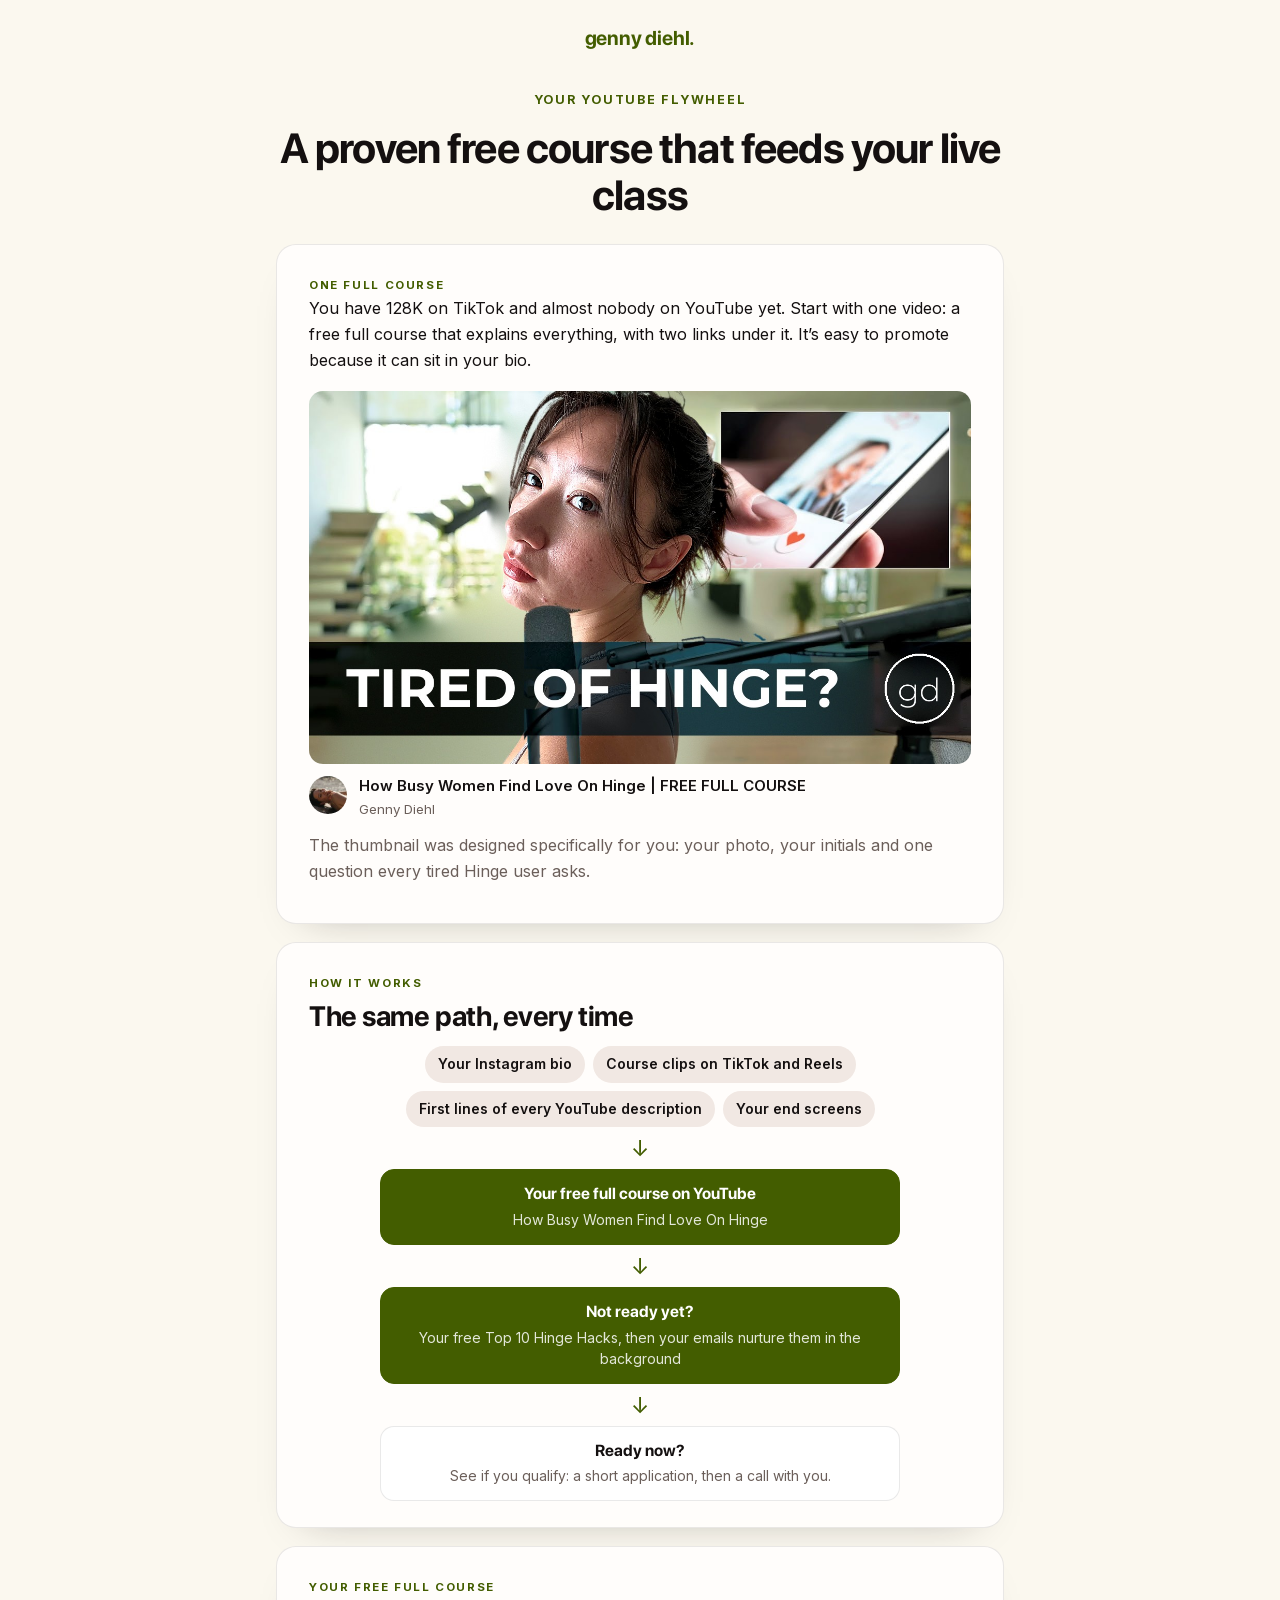
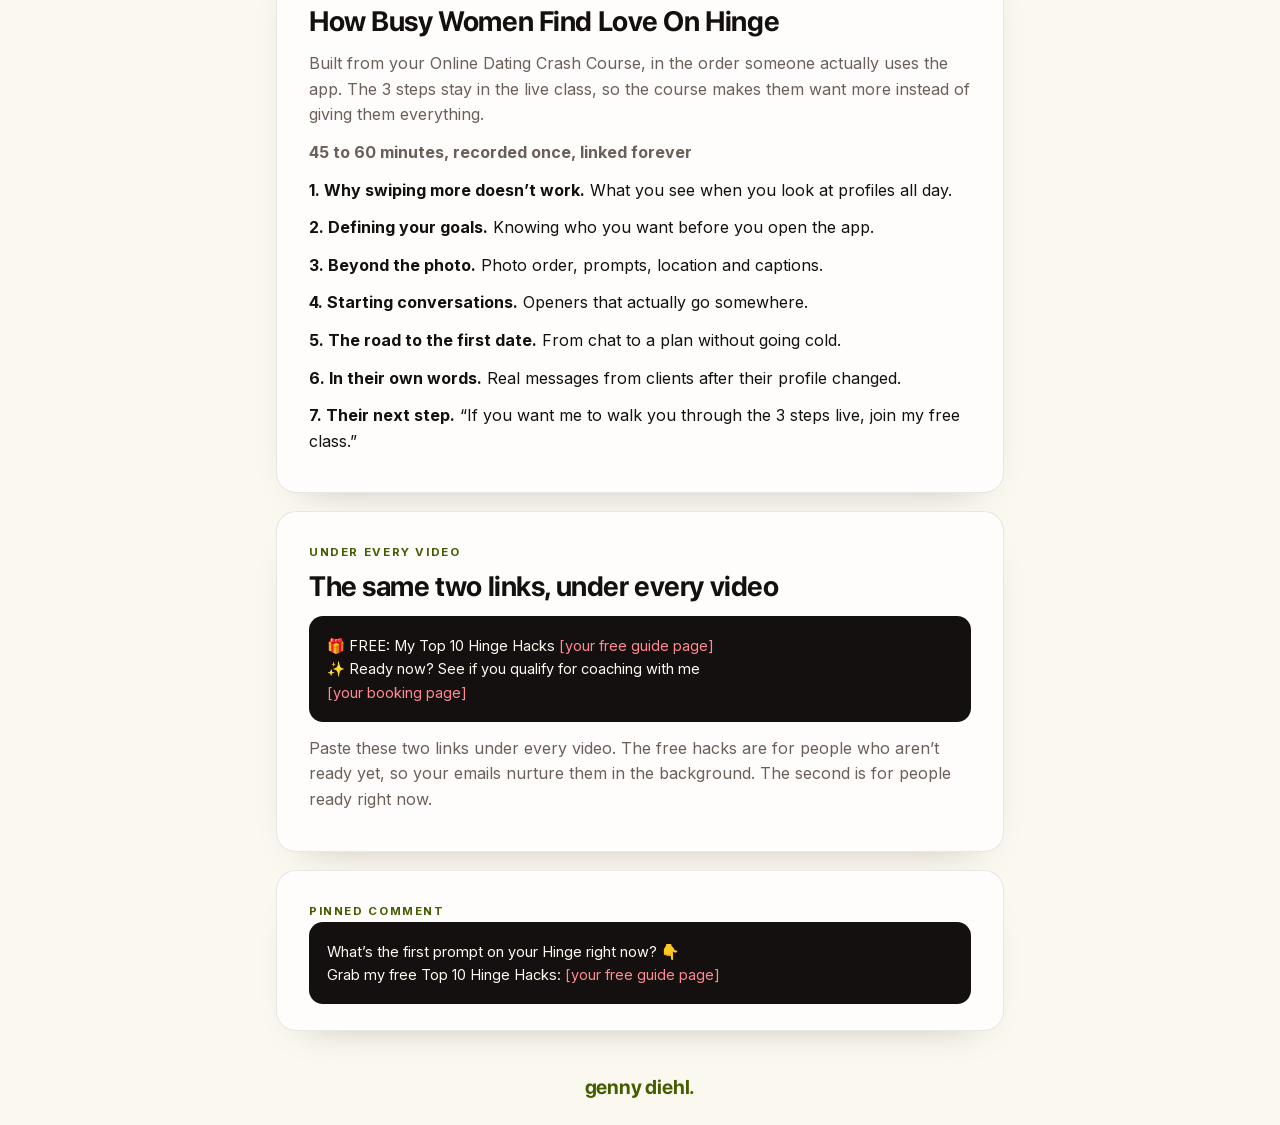
<file: youtube-flywheel/index.html>
<!doctype html>
<html lang="en">
<head>
<meta charset="utf-8" />
<meta name="viewport" content="width=device-width, initial-scale=1" />
<title>YouTube flywheel · Genny Diehl</title>
<meta name="robots" content="noindex" />
  <link rel="icon" href="../assets/img/favicon.png" type="image/png" />
  <link rel="apple-touch-icon" href="../assets/img/apple-touch-icon.png" />
<style>
@font-face{font-family:"SFD";src:url(../assets/fonts/sfpro-bold.woff2) format("woff2");font-weight:700;font-display:swap}
@font-face{font-family:"Inter";src:url(../assets/fonts/inter-normal.woff2) format("woff2");font-weight:100 900;font-display:swap}
:root{--bg:#fbf8ef;--card:#fffdfb;--ink:#141010;--muted:#6b5f5a;--red:#435d00;--line:rgba(20,16,16,.09)}
*{box-sizing:border-box}
html,body{margin:0;background:var(--bg);color:var(--ink);font:400 16px/1.6 Inter,system-ui,sans-serif;overflow-x:hidden}
.wrap{max-width:760px;margin:0 auto;padding:0 16px}
.brandbar,.brandfoot{text-align:center;padding:26px 16px;font:700 20px SFD,Inter;color:var(--red);letter-spacing:-.01em}
.intro{text-align:center;padding:18px 0 26px}
.eyebrow{color:var(--red);font:700 .78rem/1 Inter;letter-spacing:.14em;text-transform:uppercase;margin:0}
h1{font:700 clamp(28px,5vw,42px)/1.1 SFD,Inter;margin:.45em 0 0;letter-spacing:-.02em}
h2{font:700 clamp(22px,3.6vw,28px)/1.15 SFD,Inter;margin:6px 0 14px;letter-spacing:-.015em}
.card{background:var(--card);border:1px solid var(--line);border-radius:20px;padding:26px clamp(18px,4vw,32px);margin:0 0 18px;box-shadow:0 18px 40px -30px rgba(20,16,16,.35)}
.tag{display:inline-block;font:700 .72rem/1 Inter;letter-spacing:.14em;text-transform:uppercase;color:var(--red)}
.card p{margin:0 0 12px}
.muted{color:var(--muted)}
.yt{margin:18px 0 6px}
.yt__thumb{position:relative;border-radius:14px;overflow:hidden;aspect-ratio:16/9}
.yt__thumb img{width:100%;height:100%;object-fit:cover;display:block}
.yt__badge{position:absolute;right:10px;bottom:10px;background:rgba(0,0,0,.82);color:#fff;font:700 12px Inter;padding:4px 7px;border-radius:5px}
.yt__meta{display:flex;gap:12px;margin-top:12px;align-items:flex-start}
.yt__meta img{width:38px;height:38px;border-radius:50%;object-fit:cover;flex:none}
.yt__meta b{display:block;font:600 15px/1.35 Inter}.yt__meta small{color:var(--muted)}
.wheel{display:flex;flex-direction:column;align-items:center;gap:10px;margin-top:8px}
.feeds{display:flex;flex-wrap:wrap;gap:8px;justify-content:center}
.feeds span{background:#f1e8e3;border-radius:999px;padding:7px 13px;font-size:14px;font-weight:600}
.arrow{color:var(--red);font-size:22px;line-height:1}
.node{width:100%;max-width:520px;border:1px solid var(--line);border-radius:14px;padding:14px 16px;text-align:center;background:#fff}
.node b{display:block;font:700 16px/1.3 SFD,Inter}.node small{display:block;color:var(--muted);font-size:14px;line-height:1.5;margin-top:4px}
.node--hub{background:var(--red);color:#fff;border-color:var(--red)}.node--hub small{color:rgba(255,255,255,.85)}
.two{display:grid;grid-template-columns:1fr 1fr;gap:10px;width:100%;max-width:520px}
.two .node{max-width:none}
.li{padding-left:0}
.li b{color:var(--ink)}
.desc{white-space:pre-wrap;background:#141010;color:#fffaf0;border-radius:14px;padding:18px;font:400 14.5px/1.6 Inter;overflow-wrap:anywhere}
.desc .ln{color:#ff8a92}
@media(max-width:560px){.two{grid-template-columns:1fr}}
</style>
<script>try{if("scrollRestoration" in history)history.scrollRestoration="manual"}catch(e){}addEventListener("load",function(){if(!location.hash)scrollTo(0,0)});</script>
</head>
<body>
<header class="brandbar">genny diehl.</header>
<main class="wrap">
  <div class="intro">
    <p class="eyebrow">Your YouTube flywheel</p>
    <h1>A proven free course that feeds your live class</h1>
  </div>
  <article class="card">
    <span class="tag">One full course</span>
    <p>You have 128K on TikTok and almost nobody on YouTube yet. Start with one video: a free full course that explains everything, with two links under it. It&rsquo;s easy to promote because it can sit in your bio.</p>
    <div class="yt">
      <div class="yt__thumb"><img src="../assets/img/flywheel-thumb.jpg?v=1" alt="Free full course thumbnail" /></div>
      <div class="yt__meta"><img src="../assets/img/profile/pfp.jpg" alt="" /><div><b>How Busy Women Find Love On Hinge | FREE FULL COURSE</b><small>Genny Diehl</small></div></div>
    </div>
    <p class="muted" style="margin-top:12px">The thumbnail was designed specifically for you: your photo, your initials and one question every tired Hinge user asks.</p>
  </article>
  <article class="card">
    <span class="tag">How it works</span>
    <h2>The same path, every time</h2>
    <div class="wheel">
      <div class="feeds"><span>Your Instagram bio</span><span>Course clips on TikTok and Reels</span><span>First lines of every YouTube description</span><span>Your end screens</span></div>
      <div class="arrow">&darr;</div>
      <div class="node node--hub"><b>Your free full course on YouTube</b><small>How Busy Women Find Love On Hinge</small></div>
      <div class="arrow">&darr;</div>
      <div class="node node--hub"><b>Not ready yet?</b><small>Your free Top 10 Hinge Hacks, then your emails nurture them in the background</small></div>
      <div class="arrow">&darr;</div>
      <div class="node"><b>Ready now?</b><small>See if you qualify: a short application, then a call with you.</small></div>
    </div>
  </article>
  <article class="card">
    <span class="tag">Your free full course</span>
    <h2>How Busy Women Find Love On Hinge</h2>
    <p class="muted">Built from your Online Dating Crash Course, in the order someone actually uses the app. The 3 steps stay in the live class, so the course makes them want more instead of giving them everything.</p>
    <p class="muted" style="margin-top:6px"><b>45 to 60 minutes, recorded once, linked forever</b></p>
    <p class="li"><b>1. Why swiping more doesn&rsquo;t work.</b> What you see when you look at profiles all day.</p>
    <p class="li"><b>2. Defining your goals.</b> Knowing who you want before you open the app.</p>
    <p class="li"><b>3. Beyond the photo.</b> Photo order, prompts, location and captions.</p>
    <p class="li"><b>4. Starting conversations.</b> Openers that actually go somewhere.</p>
    <p class="li"><b>5. The road to the first date.</b> From chat to a plan without going cold.</p>
    <p class="li"><b>6. In their own words.</b> Real messages from clients after their profile changed.</p>
    <p class="li"><b>7. Their next step.</b> &ldquo;If you want me to walk you through the 3 steps live, join my free class.&rdquo;</p>
  </article>
  <article class="card">
    <span class="tag">Under every video</span>
    <h2>The same two links, under every video</h2>
    <div class="desc">&#127873; FREE: My Top 10 Hinge Hacks <span class="ln">[your free guide page]</span>
&#10024; Ready now? See if you qualify for coaching with me
<span class="ln">[your booking page]</span></div>
    <p class="muted" style="margin-top:14px">Paste these two links under every video. The free hacks are for people who aren&rsquo;t ready yet, so your emails nurture them in the background. The second is for people ready right now.</p>
  </article>
  <article class="card">
    <span class="tag">Pinned comment</span>
    <div class="desc">What&rsquo;s the first prompt on your Hinge right now? &#128071;
Grab my free Top 10 Hinge Hacks: <span class="ln">[your free guide page]</span></div>
  </article>
</main>
<footer class="brandfoot">genny diehl.</footer>
</body>
</html>
</file>
<file: assets/phone.css>
/* In-feed phone mock (static ad + carousel). Shell per references/in-feed-phone-mock.md */
.sa { position: relative; overflow: hidden; padding: clamp(46px, 7vh, 84px) 0 clamp(56px, 8vh, 96px); }
.sa__glow { position: absolute; top: 0; left: 50%; transform: translateX(-50%); width: min(900px, 120vw); height: 520px; pointer-events: none;
  background: radial-gradient(50% 50% at 50% 50%, rgba(160, 120, 180, 0.2), transparent 70%); }
.sa__intro { position: relative; text-align: center; margin-bottom: clamp(30px, 5vh, 48px); padding: 0 20px; }
.sa__title { font-family: var(--display); font-weight: 500; font-size: clamp(1.9rem, 4vw, 2.6rem); line-height: 1.1; color: var(--ink); }
.stage { position: relative; display: grid; place-items: center; padding: 0 16px; }
.stage::after { content: ""; position: absolute; bottom: -18px; left: 50%; transform: translateX(-50%); width: 420px; max-width: 80vw; height: 60px; background: rgba(0,0,0,.7); filter: blur(28px); border-radius: 50%; z-index: -1; }
.phone-wrap { position: relative; }
.iphone { --w: 392px; --r: 62px; position: relative; width: var(--w); max-width: calc(100vw - 32px); aspect-ratio: 392 / 846; border-radius: var(--r); padding: 11px;
  background: linear-gradient(148deg, #6f6a63, #100e0c 30%, #2a2723 55%, #100e0c 75%, #7b756c);
  box-shadow: inset 0 0 0 1px rgba(255,255,255,.18), inset 0 0 0 2px rgba(0,0,0,.6), 0 60px 120px -30px rgba(0,0,0,.95), 0 30px 60px -20px rgba(0,0,0,.8); }
.iphone::before { content: ""; position: absolute; inset: 8px; border-radius: calc(var(--r) - 8px); background: #000; }
.iphone::after { content: ""; position: absolute; inset: 11px; border-radius: calc(var(--r) - 11px); z-index: 6; pointer-events: none; background: linear-gradient(128deg, rgba(255,255,255,.12), transparent 28%, transparent 70%, rgba(255,255,255,.05)); }
.btn-side { position: absolute; width: 3px; border-radius: 2px; background: #3a3631; }
.btn-side.l { left: -3px; } .btn-side.r { right: -3px; }
.screen { position: relative; z-index: 2; height: 100%; display: flex; flex-direction: column; border-radius: calc(var(--r) - 11px); overflow: hidden; background: #fff; color: #000;
  font-family: -apple-system, BlinkMacSystemFont, "SF Pro Text", "Helvetica Neue", Arial, sans-serif; font-size: 13px; }
.status { position: relative; height: 54px; flex: none; display: flex; align-items: center; justify-content: space-between; padding: 0 30px 0 36px; font-weight: 600; font-size: 15px; }
.island { position: absolute; left: 50%; top: 11px; transform: translateX(-50%); width: 116px; height: 33px; border-radius: 20px; background: #000; }
.island::after { content: ""; position: absolute; right: 12px; top: 11px; width: 11px; height: 11px; border-radius: 50%; background: #1a1a2a; }
.status svg { height: 12px; width: auto; }
.status .ic { display: flex; gap: 6px; align-items: center; }
.ig-top { flex: none; display: flex; align-items: center; justify-content: space-between; padding: 2px 14px 8px; }
.ig-logo { font-family: "Snell Roundhand", "Segoe Script", cursive; font-size: 30px; font-weight: 600; line-height: 1; }
.ig-top .ic { display: flex; gap: 18px; align-items: center; position: relative; }
.ig-top svg, .actions svg, .tabbar svg { width: 25px; height: 25px; fill: none; stroke: #000; stroke-width: 1.85; stroke-linecap: round; stroke-linejoin: round; }
.ig-badge { position: absolute; right: -7px; top: -6px; min-width: 18px; height: 18px; border-radius: 9px; background: #ff3040; color: #fff; font-size: 11px; font-weight: 700; display: grid; place-items: center; border: 2px solid #fff; }
.feed { flex: 1; overflow: hidden; }
.post-head { display: flex; align-items: center; gap: 10px; padding: 8px 12px; }
.avatar-ring { width: 36px; height: 36px; border-radius: 50%; padding: 2px; background: conic-gradient(from 200deg, #feda75, #fa7e1e, #d62976, #962fbf, #4f5bd5, #feda75); flex: none; }
.avatar-ring img { width: 100%; height: 100%; border-radius: 50%; border: 2px solid #fff; object-fit: cover; }
.who { flex: 1; line-height: 1.2; }
.who b { font-size: 13.5px; display: inline-flex; align-items: center; gap: 4px; }
.who small { display: block; color: #737373; font-size: 11.5px; }
.verified { width: 13px; height: 13px; }
.dots3 { font-weight: 700; letter-spacing: 1px; font-size: 16px; }
.post-media { position: relative; display: block; width: 100%; aspect-ratio: 1 / 1; background: #000; overflow: hidden; }
.post-media img { width: 100%; height: 100%; object-fit: cover; display: block; }
.cta-strip { display: flex; align-items: center; justify-content: space-between; padding: 11px 12px; background: #fafafa; border-bottom: .5px solid #dbdbdb; font-weight: 600; font-size: 14px; color: #000; text-decoration: none; }
.cta-strip i { width: 8px; height: 8px; border-right: 2px solid #000; border-bottom: 2px solid #000; transform: rotate(-45deg); }
.actions { position: relative; display: flex; align-items: center; gap: 14px; padding: 9px 12px 4px; }
.actions .spacer { flex: 1; }
.likes { padding: 2px 12px; font-weight: 600; font-size: 13.5px; }
.caption { padding: 2px 12px; font-size: 13.5px; line-height: 1.35; }
.caption .more { color: #737373; }
.comments, .stamp { padding: 3px 12px 0; color: #737373; font-size: 13px; }
.stamp { font-size: 11px; }
.tabbar { flex: none; display: flex; justify-content: space-around; align-items: center; padding: 10px 6px 4px; border-top: .5px solid #dbdbdb; background: #fff; }
.tabbar .me { width: 26px; height: 26px; border-radius: 50%; object-fit: cover; }
.homebar { flex: none; width: 138px; height: 5px; border-radius: 3px; background: #000; margin: 6px auto 8px; }
/* carousel inside the media slot */
.post-media--car { aspect-ratio: 4 / 5; }
.ctrack { display: flex; height: 100%; overflow-x: auto; scroll-snap-type: x mandatory; scrollbar-width: none; overscroll-behavior-x: contain; }
.ctrack::-webkit-scrollbar { display: none; }
.ctrack img { flex: 0 0 100%; width: 100%; height: 100%; object-fit: cover; scroll-snap-align: start; }
.cnav { position: absolute; top: 50%; transform: translateY(-50%); width: 26px; height: 26px; border-radius: 50%; border: 0; background: rgba(255,255,255,.85); display: grid; place-items: center; cursor: pointer; transition: opacity .2s; }
.cnav::before { content: ""; width: 7px; height: 7px; border-right: 2px solid #262626; border-bottom: 2px solid #262626; }
.cnav.prev { left: 8px; } .cnav.prev::before { transform: rotate(135deg); margin-left: 3px; }
.cnav.next { right: 8px; } .cnav.next::before { transform: rotate(-45deg); margin-right: 3px; }
.cnav[disabled] { opacity: 0; pointer-events: none; }
.ig-count { position: absolute; top: 12px; right: 12px; padding: 3px 9px; border-radius: 12px; background: rgba(0,0,0,.6); color: #fff; font-size: 12px; font-weight: 600; }
.cdots { position: absolute; left: 50%; top: 50%; transform: translate(-50%, -50%); display: flex; gap: 4px; }
.cdots span { width: 6px; height: 6px; border-radius: 50%; background: #c7c7c7; }
.cdots span.on { background: #0095f6; }
.hint { text-align: center; margin-top: 34px; color: var(--muted); font-size: .9rem; }
/* callout */
.callout { position: absolute; left: 100%; top: 64%; width: 230px; margin-left: 14px; pointer-events: none; transition: opacity .3s; }
.callout svg { width: 120px; height: 70px; overflow: visible; }
.callout .ln { fill: none; stroke: var(--ink); stroke-width: 2; stroke-linecap: round; stroke-dasharray: 200; stroke-dashoffset: 0; }
.bubble { display: inline-block; margin-top: 4px; padding: 10px 16px; border-radius: 14px; background: linear-gradient(120deg, var(--accent), #e04556); color: var(--accent-ink); font-family: var(--display); font-style: italic; font-size: 1.15rem; transform: rotate(-3deg); }
html.js .rv .ln { stroke-dashoffset: 200; transition: stroke-dashoffset .9s var(--ease) .35s; }
html.js .rv.is-in .ln { stroke-dashoffset: 0; }
.phone-wrap.swiped .callout { opacity: 0; }
@media (max-width: 980px) {
  .callout { position: static; margin: 22px auto 0; text-align: center; width: auto; }
  .callout svg { display: none; }
}
@media (max-width: 460px) { .iphone { --w: 320px; --r: 50px; } }
@media (prefers-reduced-motion: reduce) { html.js .rv .ln { transition: none; stroke-dashoffset: 0; } }
</file>
<file: assets/phone-prof.css>
/* In-feed phone mock (static ad + carousel). Shell per references/in-feed-phone-mock.md */
.sa { position: relative; overflow: hidden; padding: clamp(46px, 7vh, 84px) 0 clamp(56px, 8vh, 96px); }
.sa__glow { position: absolute; top: 0; left: 50%; transform: translateX(-50%); width: min(900px, 120vw); height: 520px; pointer-events: none;
  background: radial-gradient(50% 50% at 50% 50%, rgba(160, 120, 180, 0.2), transparent 70%); }
.sa__intro { position: relative; text-align: center; margin-bottom: clamp(30px, 5vh, 48px); padding: 0 20px; }
.sa__title { font-family: var(--display); font-weight: 500; font-size: clamp(1.9rem, 4vw, 2.6rem); line-height: 1.1; color: var(--ink); }
.stage { position: relative; display: grid; place-items: center; padding: 0 16px; }
.stage::after { content: ""; position: absolute; bottom: -18px; left: 50%; transform: translateX(-50%); width: 420px; max-width: 80vw; height: 60px; background: rgba(0,0,0,.7); filter: blur(28px); border-radius: 50%; z-index: -1; }
.phone-wrap { position: relative; }
.iphone { --w: 392px; --r: 62px; position: relative; width: var(--w); max-width: calc(100vw - 32px); aspect-ratio: 392 / 846; border-radius: var(--r); padding: 11px;
  background: linear-gradient(148deg, #6f6a63, #100e0c 30%, #2a2723 55%, #100e0c 75%, #7b756c);
  box-shadow: inset 0 0 0 1px rgba(255,255,255,.18), inset 0 0 0 2px rgba(0,0,0,.6), 0 60px 120px -30px rgba(0,0,0,.95), 0 30px 60px -20px rgba(0,0,0,.8); }
.iphone::before { content: ""; position: absolute; inset: 8px; border-radius: calc(var(--r) - 8px); background: #000; }
.iphone::after { content: ""; position: absolute; inset: 11px; border-radius: calc(var(--r) - 11px); z-index: 6; pointer-events: none; background: linear-gradient(128deg, rgba(255,255,255,.12), transparent 28%, transparent 70%, rgba(255,255,255,.05)); }
.btn-side { position: absolute; width: 3px; border-radius: 2px; background: #3a3631; }
.btn-side.l { left: -3px; } .btn-side.r { right: -3px; }
.screen { position: relative; z-index: 2; height: 100%; display: flex; flex-direction: column; border-radius: calc(var(--r) - 11px); overflow: hidden; background: #fff; color: #000;
  font-family: -apple-system, BlinkMacSystemFont, "SF Pro Text", "Helvetica Neue", Arial, sans-serif; font-size: 13px; }
.status { position: relative; height: 54px; flex: none; display: flex; align-items: center; justify-content: space-between; padding: 0 30px 0 36px; font-weight: 600; font-size: 15px; }
.island { position: absolute; left: 50%; top: 11px; transform: translateX(-50%); width: 116px; height: 33px; border-radius: 20px; background: #000; }
.island::after { content: ""; position: absolute; right: 12px; top: 11px; width: 11px; height: 11px; border-radius: 50%; background: #1a1a2a; }
.status svg { height: 12px; width: auto; }
.status .ic { display: flex; gap: 6px; align-items: center; }
.ig-top { flex: none; display: flex; align-items: center; justify-content: space-between; padding: 2px 14px 8px; }
.ig-logo { font-family: "Snell Roundhand", "Segoe Script", cursive; font-size: 30px; font-weight: 600; line-height: 1; }
.ig-top .ic { display: flex; gap: 18px; align-items: center; position: relative; }
.ig-top svg, .actions svg, .tabbar svg { width: 25px; height: 25px; fill: none; stroke: #000; stroke-width: 1.85; stroke-linecap: round; stroke-linejoin: round; }
.ig-badge { position: absolute; right: -7px; top: -6px; min-width: 18px; height: 18px; border-radius: 9px; background: #ff3040; color: #fff; font-size: 11px; font-weight: 700; display: grid; place-items: center; border: 2px solid #fff; }
.feed { flex: 1; overflow: hidden; }
.post-head { display: flex; align-items: center; gap: 10px; padding: 8px 12px; }
.avatar-ring { width: 36px; height: 36px; border-radius: 50%; padding: 2px; background: conic-gradient(from 200deg, #feda75, #fa7e1e, #d62976, #962fbf, #4f5bd5, #feda75); flex: none; }
.avatar-ring img { width: 100%; height: 100%; border-radius: 50%; border: 2px solid #fff; object-fit: cover; }
.who { flex: 1; line-height: 1.2; }
.who b { font-size: 13.5px; display: inline-flex; align-items: center; gap: 4px; }
.who small { display: block; color: #737373; font-size: 11.5px; }
.verified { width: 13px; height: 13px; }
.dots3 { font-weight: 700; letter-spacing: 1px; font-size: 16px; }
.post-media { position: relative; display: block; width: 100%; aspect-ratio: 1 / 1; background: #000; overflow: hidden; }
.post-media img { width: 100%; height: 100%; object-fit: cover; display: block; }
.cta-strip { display: flex; align-items: center; justify-content: space-between; padding: 11px 12px; background: #fafafa; border-bottom: .5px solid #dbdbdb; font-weight: 600; font-size: 14px; color: #000; text-decoration: none; }
.cta-strip i { width: 8px; height: 8px; border-right: 2px solid #000; border-bottom: 2px solid #000; transform: rotate(-45deg); }
.actions { position: relative; display: flex; align-items: center; gap: 14px; padding: 9px 12px 4px; }
.actions .spacer { flex: 1; }
.likes { padding: 2px 12px; font-weight: 600; font-size: 13.5px; }
.caption { padding: 2px 12px; font-size: 13.5px; line-height: 1.35; }
.caption .more { color: #737373; }
.comments, .stamp { padding: 3px 12px 0; color: #737373; font-size: 13px; }
.stamp { font-size: 11px; }
.tabbar { flex: none; display: flex; justify-content: space-around; align-items: center; padding: 10px 6px 4px; border-top: .5px solid #dbdbdb; background: #fff; }
.tabbar .me { width: 26px; height: 26px; border-radius: 50%; object-fit: cover; }
.homebar { flex: none; width: 138px; height: 5px; border-radius: 3px; background: #000; margin: 6px auto 8px; }
/* carousel inside the media slot */
.post-media--car { aspect-ratio: 4 / 5; }
.ctrack { display: flex; height: 100%; overflow-x: auto; scroll-snap-type: x mandatory; scrollbar-width: none; overscroll-behavior-x: contain; }
.ctrack::-webkit-scrollbar { display: none; }
.ctrack img { flex: 0 0 100%; width: 100%; height: 100%; object-fit: cover; scroll-snap-align: start; }
.cnav { position: absolute; top: 50%; transform: translateY(-50%); width: 26px; height: 26px; border-radius: 50%; border: 0; background: rgba(255,255,255,.85); display: grid; place-items: center; cursor: pointer; transition: opacity .2s; }
.cnav::before { content: ""; width: 7px; height: 7px; border-right: 2px solid #262626; border-bottom: 2px solid #262626; }
.cnav.prev { left: 8px; } .cnav.prev::before { transform: rotate(135deg); margin-left: 3px; }
.cnav.next { right: 8px; } .cnav.next::before { transform: rotate(-45deg); margin-right: 3px; }
.cnav[disabled] { opacity: 0; pointer-events: none; }
.ig-count { position: absolute; top: 12px; right: 12px; padding: 3px 9px; border-radius: 12px; background: rgba(0,0,0,.6); color: #fff; font-size: 12px; font-weight: 600; }
.cdots { position: absolute; left: 50%; top: 50%; transform: translate(-50%, -50%); display: flex; gap: 4px; }
.cdots span { width: 6px; height: 6px; border-radius: 50%; background: #c7c7c7; }
.cdots span.on { background: #0095f6; }
.hint { text-align: center; margin-top: 34px; color: var(--muted); font-size: .9rem; }
/* callout */
.callout { position: absolute; left: 100%; top: 64%; width: 230px; margin-left: 14px; pointer-events: none; transition: opacity .3s; }
.callout svg { width: 120px; height: 70px; overflow: visible; }
.callout .ln { fill: none; stroke: var(--ink); stroke-width: 2; stroke-linecap: round; stroke-dasharray: 200; stroke-dashoffset: 0; }
.bubble { display: inline-block; margin-top: 4px; padding: 10px 16px; border-radius: 14px; background: linear-gradient(120deg, var(--accent), #e04556); color: var(--accent-ink); font-family: var(--display); font-style: italic; font-size: 1.15rem; transform: rotate(-3deg); }
html.js .rv .ln { stroke-dashoffset: 200; transition: stroke-dashoffset .9s var(--ease) .35s; }
html.js .rv.is-in .ln { stroke-dashoffset: 0; }
.phone-wrap.swiped .callout { opacity: 0; }
@media (max-width: 980px) {
  .callout { position: static; margin: 22px auto 0; text-align: center; width: auto; }
  .callout svg { display: none; }
}
@media (max-width: 460px) { .iphone { --w: 320px; --r: 50px; } }
@media (prefers-reduced-motion: reduce) { html.js .rv .ln { transition: none; stroke-dashoffset: 0; } }

/* Urania: two phones side by side */
.stage .ads2{width:min(920px,calc(100vw - 32px));margin:0 auto;align-items:flex-start}
</file>
<file: assets/vendor/lenis.css>
html.lenis,html.lenis body{height:auto}.lenis.lenis-smooth{scroll-behavior:auto!important}.lenis.lenis-smooth [data-lenis-prevent]{overscroll-behavior:contain}.lenis.lenis-stopped{overflow:hidden}.lenis.lenis-smooth iframe{pointer-events:none}
</file>
<file: assets/vsl.css>
/* =========================================================================
   Revenue & Identity · funnel base (system B) · shared by vsl/, thank-you/,
   offer/ and the specimen doc pages. Tokens live in assets/brand.css.
   Canvas: one continuous page-level gradient (no section seams), a low red
   bloom behind the hero, fine grain.
   ========================================================================= */
* { margin: 0; padding: 0; box-sizing: border-box; }
html { min-height: 100%; background: var(--bg); }
body { min-height: 100svh; background: transparent; color: var(--ink); -webkit-font-smoothing: antialiased; font-size: 17px; line-height: 1.6; }
body::before {
  content: ""; position: fixed; inset: 0; z-index: -2; pointer-events: none;
  background:
    radial-gradient(80% 55% at 50% -12%, rgba(67,93,0, 0.16), transparent 62%),
    radial-gradient(60% 40% at 100% 100%, rgba(67,93,0, 0.06), transparent 60%),
    linear-gradient(180deg, var(--bg) 0%, var(--bg-2) 100%);
}
body::after {
  content: ""; position: fixed; inset: 0; z-index: -1; pointer-events: none; opacity: 0.05;
  background-image: url("data:image/svg+xml,%3Csvg xmlns='http://www.w3.org/2000/svg' width='140' height='140'%3E%3Cfilter id='n'%3E%3CfeTurbulence type='fractalNoise' baseFrequency='0.8' numOctaves='2' stitchTiles='stitch'/%3E%3C/filter%3E%3Crect width='100%25' height='100%25' filter='url(%23n)'/%3E%3C/svg%3E");
  background-size: 140px 140px;
}
img { display: block; }
a { color: inherit; }
.container { width: 100%; max-width: 1080px; margin-inline: auto; padding-inline: var(--gutter); }

/* ------------------------------- Reveal --------------------------------- */
html.js .reveal { opacity: 0; transform: translateY(22px); transition: opacity 0.7s var(--ease), transform 0.7s var(--ease); transition-delay: calc(var(--i, 0) * 80ms); }
html.js .reveal.is-in { opacity: 1; transform: none; }
html.js .reveal--pop { transform: translateY(18px) scale(0.97); }
.reveal--mask { overflow: hidden; }
@media (prefers-reduced-motion: reduce) { .reveal { opacity: 1; transform: none; transition: none; } }

/* ------------------------------- Type ----------------------------------- */
.eyebrow { font-family: var(--sans); font-size: 0.74rem; font-weight: 700; letter-spacing: 0.22em; text-transform: uppercase; color: var(--accent-text); margin: 0 0 18px; }
.h2 { font-family: var(--display); font-weight: 500; font-size: clamp(1.9rem, 4.2vw, 2.9rem); line-height: 1.1; letter-spacing: -0.015em; color: var(--ink); text-wrap: balance; }
.h2 em { font-style: italic; color: var(--accent-text); }
.lede { font-size: clamp(1.02rem, 1.6vw, 1.15rem); color: var(--muted); max-width: 600px; margin: 18px auto 0; }
.sec { padding: clamp(64px, 11vh, 120px) 0; }
.sec__head { text-align: center; margin-bottom: clamp(40px, 7vh, 64px); }

/* -------------------------------- Hero ---------------------------------- */
.hero { text-align: center; max-width: 980px; margin-inline: auto; padding: clamp(52px, 10vh, 112px) var(--gutter) 0; }
.hero__eyebrow { animation: up 0.9s var(--ease) both; }
.hero__title { font-family: var(--display); font-weight: 500; font-size: clamp(2.1rem, 4.6vw, 3.55rem); line-height: 1.1; letter-spacing: -0.02em; color: var(--ink); text-wrap: balance; animation: up 0.9s var(--ease) 0.06s both; }
.hero__title em { font-style: italic; color: var(--accent-text); }
.hero__title .dim { display: block; margin-top: 10px; font-family: var(--sans); font-weight: 500; font-size: 0.42em; letter-spacing: 0; line-height: 1.4; color: var(--muted); }
.hero__sub { font-size: clamp(1.02rem, 1.8vw, 1.18rem); color: var(--muted); margin: 22px auto 0; max-width: 560px; animation: up 0.9s var(--ease) 0.14s both; }
@keyframes up { from { opacity: 0; transform: translateY(16px); } to { opacity: 1; transform: none; } }
@media (prefers-reduced-motion: reduce) { .hero__eyebrow, .hero__title, .hero__sub { animation: none; } }

/* ------------------------------- Video ---------------------------------- */
.video { margin: clamp(36px, 6vh, 56px) auto 0; max-width: 820px; width: 100%; padding-inline: var(--gutter); }
.video__frame { position: relative; display: block; width: 100%; aspect-ratio: 16 / 9; border-radius: 18px; overflow: hidden; background: #000;
  border: 1px solid var(--hair); box-shadow: 0 40px 90px -30px rgba(0, 0, 0, 0.8), 0 0 0 1px rgba(67,93,0, 0.08); }
.video__frame img { position: absolute; inset: 0; width: 100%; height: 100%; object-fit: cover; transition: transform 0.8s var(--ease); }
.video__frame:hover img { transform: scale(1.025); }
.video__scrim { position: absolute; inset: 0; background: radial-gradient(60% 60% at 50% 50%, rgba(0, 0, 0, 0.05), rgba(0, 0, 0, 0.45)); }
.play { position: absolute; top: 50%; left: 50%; width: 84px; height: 84px; border-radius: 50%; transform: translate(-50%, -50%);
  background: var(--accent); box-shadow: 0 16px 40px -8px rgba(67,93,0, 0.6); transition: transform 0.3s var(--ease); }
.play::before { content: ""; position: absolute; top: 50%; left: 54%; transform: translate(-50%, -50%); border-style: solid; border-width: 13px 0 13px 21px; border-color: transparent transparent transparent var(--accent-ink); }
.video__frame:hover .play { transform: translate(-50%, -50%) scale(1.06); }
.video__bar { position: absolute; left: 0; right: 0; bottom: 0; height: 4px; background: rgba(244, 237, 228, 0.18); }
.video__bar span { display: block; height: 100%; width: 0; background: var(--accent); }

/* ------------------------------ Buttons --------------------------------- */
.cta { text-align: center; margin-top: clamp(30px, 5vh, 44px); padding-inline: var(--gutter); }
.btn-apply { display: inline-flex; align-items: center; justify-content: center; gap: 10px; min-height: 58px; padding: 18px 42px; border: 0; border-radius: 999px;
  background: var(--accent); color: var(--accent-ink); font-family: var(--sans); font-size: 1.08rem; font-weight: 700; letter-spacing: 0.01em; cursor: pointer; text-decoration: none;
  position: relative; overflow: hidden; box-shadow: 0 18px 40px -14px rgba(67,93,0, 0.7); transition: transform 0.25s var(--ease), box-shadow 0.25s var(--ease); }
.btn-apply::after { content: ""; position: absolute; inset: 0; transform: translateX(-120%); background: linear-gradient(120deg, transparent, rgba(255, 247, 242, 0.25), transparent); transition: transform 0.7s var(--ease); }
.btn-apply:hover { transform: translateY(-2px); box-shadow: 0 24px 50px -14px rgba(67,93,0, 0.85); }
.btn-apply:hover::after { transform: translateX(120%); }
.btn-apply:active { transform: scale(0.98); }
.btn-apply .arr { width: 8px; height: 8px; border-right: 2px solid currentColor; border-bottom: 2px solid currentColor; transform: rotate(-45deg); display: inline-block; }

/* -------------------------- Video case cards ---------------------------- */
.grid2 { display: grid; grid-template-columns: repeat(2, 1fr); gap: clamp(18px, 2.6vw, 30px); max-width: 940px; margin-inline: auto; }
.ccard { display: block; text-align: center; padding: 12px; border-radius: 20px; background: var(--surface); border: 1px solid var(--hair-soft); transition: transform 0.4s var(--ease), border-color 0.4s var(--ease); }
.ccard:hover { transform: translateY(-4px); border-color: rgba(67,93,0, 0.3); }
.ccard__thumb { position: relative; display: block; border-radius: 14px; overflow: hidden; aspect-ratio: 16 / 9; background: #000; }
.ccard__thumb img { width: 100%; height: 100%; object-fit: cover; transition: transform 0.6s var(--ease); }
.ccard:hover .ccard__thumb img { transform: scale(1.04); }
.ccard__play { position: absolute; top: 50%; left: 50%; width: 54px; height: 54px; border-radius: 50%; transform: translate(-50%, -50%); background: rgba(13, 11, 11, 0.55); border: 1px solid rgba(244, 237, 228, 0.35); backdrop-filter: blur(6px); }
.ccard__play::before { content: ""; position: absolute; top: 50%; left: 54%; transform: translate(-50%, -50%); border-style: solid; border-width: 8px 0 8px 13px; border-color: transparent transparent transparent var(--ink); }
.ccard:hover .ccard__play { background: var(--accent); border-color: var(--accent); }
.ccard__name { display: block; margin: 16px 0 4px; font-size: 0.72rem; font-weight: 700; letter-spacing: 0.18em; text-transform: uppercase; color: var(--accent-text); }
.ccard__cap { display: block; padding: 0 10px 8px; font-size: 1.02rem; font-weight: 500; line-height: 1.4; color: var(--ink); }
.ccard--hero { max-width: 820px; margin-inline: auto; }

.swapcard { max-width: 940px; margin: 0 auto; padding: clamp(36px, 6vw, 56px) 24px; border: 1px dashed rgba(244, 237, 228, 0.22); border-radius: 20px; text-align: center; color: var(--muted); font-size: 0.98rem; }
.swapcard b { display: block; margin-bottom: 8px; color: var(--ink); font-family: var(--display); font-weight: 500; font-size: 1.35rem; }

/* ------------------------------ Proof grid ------------------------------ */
.proof { display: grid; grid-template-columns: repeat(4, 1fr); gap: clamp(10px, 1.6vw, 18px); max-width: 1000px; margin: 0 auto; }
.proof figure { aspect-ratio: 3 / 4; border-radius: 14px; overflow: hidden; background: var(--surface); border: 1px solid var(--hair-soft); }
.proof img { width: 100%; height: 100%; object-fit: cover; transition: transform 0.6s var(--ease); }
.proof figure:hover img { transform: scale(1.04); }

/* ------------------------------- Pillars -------------------------------- */
.pillars { display: grid; grid-template-columns: repeat(3, 1fr); gap: clamp(16px, 2vw, 24px); max-width: 1040px; margin: 0 auto; }
.pillar { padding: 32px 28px 34px; border-radius: 20px; background: linear-gradient(180deg, var(--surface-2), var(--surface)); border: 1px solid var(--hair-soft); text-align: left; transition: transform 0.4s var(--ease), border-color 0.4s var(--ease); }
.pillar:hover { transform: translateY(-4px); border-color: rgba(67,93,0, 0.28); }
.pillar__n { font-family: var(--display); font-style: italic; font-weight: 500; font-size: 2.3rem; line-height: 1; color: var(--accent-text); }
.pillar__t { margin: 20px 0 10px; font-family: var(--display); font-weight: 500; font-size: 1.5rem; line-height: 1.15; color: var(--ink); }
.pillar__d { color: var(--muted); font-size: 1rem; line-height: 1.6; }

/* ------------------------------ Guarantee ------------------------------- */
.promise { max-width: 760px; margin: 0 auto; text-align: center; padding: clamp(36px, 6vw, 56px) clamp(24px, 5vw, 56px); border-radius: 24px;
  background: radial-gradient(120% 120% at 50% 0%, rgba(67,93,0, 0.14), transparent 60%), var(--surface); border: 1px solid var(--hair); }
.promise p { color: var(--muted); margin-top: 16px; }

/* --------------------- Application popup (Typeform-style) --------------- */
.apply { position: fixed; inset: 0; z-index: 500; display: flex; align-items: center; justify-content: center; padding: 20px;
  background: rgba(8, 6, 6, 0.86); backdrop-filter: blur(10px); opacity: 0; visibility: hidden; transition: opacity 0.35s var(--ease), visibility 0.35s; }
.apply.open { opacity: 1; visibility: visible; }
.apply__card { position: relative; width: 100%; max-width: 640px; min-height: 420px; padding: clamp(28px, 5vw, 52px); border-radius: 22px; background: var(--surface); border: 1px solid var(--hair);
  box-shadow: 0 40px 100px -30px rgba(0, 0, 0, 0.9); transform: translateY(16px) scale(0.98); transition: transform 0.45s var(--ease); display: flex; flex-direction: column; }
.apply.open .apply__card { transform: none; }
.apply__close { position: absolute; top: 12px; right: 12px; width: 46px; height: 46px; border-radius: 50%; border: 1px solid rgba(244, 237, 228, 0.3); background: var(--surface-2); color: var(--ink); font-size: 1.5rem; line-height: 1; cursor: pointer; transition: background 0.2s, transform 0.3s var(--ease); }
.apply__close:hover { background: var(--accent); border-color: var(--accent); transform: rotate(90deg); }
.apply__progress { height: 3px; border-radius: 3px; background: var(--hair); overflow: hidden; margin: 6px 48px 30px 0; }
.apply__progress span { display: block; height: 100%; width: 0; background: var(--accent); transition: width 0.5s var(--ease); }
.q { display: none; flex-direction: column; flex: 1; }
.q.on { display: flex; animation: qin 0.5s var(--ease) both; }
@keyframes qin { from { opacity: 0; transform: translateY(14px); } to { opacity: 1; transform: none; } }
.q__count { font-size: 0.78rem; font-weight: 700; letter-spacing: 0.16em; text-transform: uppercase; color: var(--accent-text); margin-bottom: 14px; }
.q__title { font-family: var(--display); font-weight: 500; font-size: clamp(1.45rem, 3.4vw, 1.95rem); line-height: 1.2; color: var(--ink); margin-bottom: 24px; }
.q__input { width: 100%; min-height: 52px; padding: 10px 2px; border: 0; border-bottom: 2px solid rgba(244, 237, 228, 0.25); background: transparent; color: var(--ink); font-family: var(--sans); font-size: 1.25rem; outline: none; transition: border-color 0.2s; }
.q__input:focus { border-color: var(--accent-text); }
.q__input::placeholder { color: rgba(179, 168, 156, 0.6); }
.q__opts { display: grid; gap: 10px; }
.q__opt { display: flex; align-items: center; gap: 12px; min-height: 52px; padding: 12px 16px; border-radius: 12px; border: 1px solid var(--hair); background: var(--surface-2); color: var(--ink); font-family: var(--sans); font-size: 1rem; text-align: left; cursor: pointer; transition: border-color 0.2s, background 0.2s; }
.q__opt:hover { border-color: rgba(67,93,0, 0.5); }
.q__opt.sel { border-color: var(--accent-text); background: var(--accent-soft); }
.q__opt kbd { flex: none; width: 26px; height: 26px; display: grid; place-items: center; border-radius: 6px; border: 1px solid var(--hair); font-family: var(--sans); font-size: 0.78rem; color: var(--muted); }
.q__foot { display: flex; align-items: center; gap: 14px; margin-top: auto; padding-top: 26px; }
.q__ok { min-height: 48px; padding: 12px 24px; border: 0; border-radius: 999px; background: var(--accent); color: var(--accent-ink); font-family: var(--sans); font-weight: 700; font-size: 1rem; cursor: pointer; }
.q__hint { font-size: 0.82rem; color: var(--muted); }
.q__hint b { color: var(--ink); }
/* booking step */
.book__days { display: grid; grid-template-columns: repeat(3, 1fr); gap: 10px; margin-bottom: 16px; }
.book__day { min-height: 64px; border-radius: 12px; border: 1px solid var(--hair); background: var(--surface-2); color: var(--ink); font-family: var(--sans); cursor: pointer; }
.book__day small { display: block; color: var(--muted); font-size: 0.74rem; letter-spacing: 0.1em; text-transform: uppercase; }
.book__day b { font-size: 1.15rem; }
.book__day.sel { border-color: var(--accent-text); background: var(--accent-soft); }
.book__slots { display: grid; grid-template-columns: repeat(3, 1fr); gap: 10px; }
.book__slot { min-height: 48px; border-radius: 10px; border: 1px solid rgba(67,93,0, 0.45); background: transparent; color: var(--ink); font-family: var(--sans); font-weight: 700; cursor: pointer; transition: background 0.2s; }
.book__slot:hover { background: var(--accent); border-color: var(--accent); color: var(--accent-ink); }
.book__tz { margin-top: 14px; font-size: 0.82rem; color: var(--muted); }

/* ------------------------------ Thank-you ------------------------------- */
.ty-step { padding: clamp(48px, 8vh, 88px) 0 0; }
.ty-step__label { text-align: center; font-size: 0.74rem; font-weight: 700; letter-spacing: 0.22em; text-transform: uppercase; color: var(--accent-text); margin-bottom: 14px; }
.ty-step__title { text-align: center; font-family: var(--display); font-weight: 500; font-size: clamp(1.7rem, 3.6vw, 2.4rem); line-height: 1.15; color: var(--ink); margin-bottom: clamp(30px, 5vh, 48px); }
.ty__signoff { text-align: center; font-family: var(--display); font-style: italic; font-weight: 500; font-size: clamp(1.6rem, 3.4vw, 2.2rem); color: var(--ink); padding: clamp(64px, 10vh, 110px) 0 clamp(40px, 6vh, 64px); }

@media (max-width: 860px) {
  .pillars { grid-template-columns: 1fr; max-width: 560px; }
  .proof { grid-template-columns: repeat(2, 1fr); }
}
@media (max-width: 640px) {
  .hero__title { font-size: 1.85rem; line-height: 1.14; }
  .hero__title .dim { font-size: 0.55em; }
  .grid2 { grid-template-columns: 1fr; }
  .play { width: 64px; height: 64px; }
  .book__days, .book__slots { grid-template-columns: repeat(3, 1fr); }
  .apply__card { min-height: 0; }
}

/* ---- mobile hardening (references/mobile.md) ---- */
img, svg, video, canvas, iframe { max-width: 100%; height: auto; }
p, li, td, th, blockquote, figcaption, h1, h2, h3, h4, h5, h6 { overflow-wrap: anywhere; }
table, pre { display: block; max-width: 100%; overflow-x: auto; }
@media (max-width: 420px) { .tok-merge, .tok-link, code { white-space: normal; } }

/* screenshot mode (?static=1): final states, no motion */
html.static *, html.static *::before, html.static *::after { animation: none !important; transition: none !important; }

/* opt-in gate + "playing" state of the sample video */
.optin__card { min-height: 0; max-width: 520px; }
.optin__form { display: flex; flex-direction: column; }
.video__frame.is-playing .play { opacity: 0; transform: translate(-50%, -50%) scale(0.8); transition: opacity .3s, transform .3s; }
.video__frame.is-playing .video__scrim { background: transparent; }
.video__frame.is-playing .video__bar span { width: 100%; transition: width 840s linear; }

/* pulsing glow on the main buttons, like the pulse-glow keyframes on the reference pages */
@keyframes ctaPulse { 0%, 100% { box-shadow: 0 14px 40px -12px rgba(67,93,0, 0.55), 0 0 0 0 rgba(67,93,0, 0.45); } 50% { box-shadow: 0 18px 54px -10px rgba(67,93,0, 0.9), 0 0 0 12px rgba(67,93,0, 0); } }
@keyframes playPulse { 0% { box-shadow: 0 0 0 0 rgba(67,93,0, 0.55); } 70%, 100% { box-shadow: 0 0 0 26px rgba(67,93,0, 0); } }
.btn-apply, .q__ok { animation: ctaPulse 2.4s ease-in-out infinite; }
.video__frame .play { animation: playPulse 2s ease-out infinite; border-radius: 50%; }
@media (prefers-reduced-motion: reduce) { .btn-apply, .q__ok, .video__frame .play, .st6__eyebrow, .hero__eyebrow { animation: none; } }

/* soft glow on the audience line above the headline */
@keyframes browGlow { 0%, 100% { text-shadow: 0 0 6px rgba(67,93,0, 0.25); } 50% { text-shadow: 0 0 18px rgba(67,93,0, 0.95), 0 0 34px rgba(67,93,0, 0.45); } }
.st6__eyebrow, .hero__eyebrow { animation: browGlow 2.6s ease-in-out infinite; }
@media (prefers-reduced-motion: reduce) { .st6__eyebrow, .hero__eyebrow { animation: none; } }
</file>
<file: assets/emails.css>
/* =========================================================================
   Opted-In email sequence, deliverable page.
   Background canvas, .container and .reveal base come from ../vsl/vsl.css.
   ========================================================================= */
.seq {
  position: relative;
  overflow: hidden; /* contain the glow */
  padding: clamp(52px, 8vh, 104px) 0 clamp(48px, 8vh, 96px);
}
.seq .container { position: relative; z-index: 1; max-width: 760px; }

.seq__glow {
  position: absolute; top: clamp(0px, 3vw, 50px); left: 50%; transform: translateX(-50%);
  width: min(900px, 116vw); height: 480px; z-index: 0; pointer-events: none;
  background: radial-gradient(50% 50% at 50% 50%, rgba(138, 92, 62, 0.10), rgba(138, 92, 62, 0) 70%);
}
@media (prefers-reduced-motion: no-preference) {
  .seq__glow { animation: seqBreathe 9s var(--ease) infinite alternate; will-change: transform, opacity; }
}
@keyframes seqBreathe {
  from { opacity: 0.72; transform: translateX(-50%) scale(0.95); }
  to   { opacity: 1;    transform: translateX(-50%) scale(1.08); }
}

/* --- intro --- */
.seq__intro { text-align: center; max-width: 660px; margin: 0 auto clamp(40px, 6vw, 66px); }
.seq__eyebrow { margin: 0 0 14px; font-family: var(--sans); font-size: 0.78rem; font-weight: 700;
  letter-spacing: 0.2em; text-transform: uppercase; color: var(--accent-text); }
.seq__title { margin: 0 0 16px; font-family: var(--display); font-weight: 500;
  font-size: clamp(1.9rem, 1.2rem + 2.6vw, 2.8rem); line-height: 1.08; letter-spacing: -0.02em;
  color: var(--ink); text-wrap: balance; }
.seq__sub { margin: 0; font-family: var(--sans); font-size: 1.02rem; line-height: 1.5; color: var(--muted); }

/* --- sequence list --- */
.seq__list { display: flex; flex-direction: column; gap: clamp(18px, 2.4vw, 26px); }

/* --- email card --- */
.email {
  position: relative;
  background: #ffffff; box-shadow: 0 20px 40px -32px rgba(43,34,28,.35);
  border: 1px solid rgba(227, 199, 149, 0.16);
  border-radius: 18px;
  padding: clamp(22px, 3vw, 34px);
  box-shadow: 0 14px 34px rgba(0, 0, 0, 0.34);
}
.email__head { display: flex; align-items: center; justify-content: space-between; gap: 16px; margin-bottom: 18px; }
.email__tag { font-family: var(--sans); font-size: 0.72rem; font-weight: 700; letter-spacing: 0.14em; text-transform: uppercase; color: var(--accent-text); }
.email__count { font-family: var(--sans); font-size: 0.72rem; letter-spacing: 0.08em; color: var(--muted); white-space: nowrap; }
.email__sl-label { display: block; font-family: var(--sans); font-size: 0.64rem; font-weight: 700; letter-spacing: 0.18em; text-transform: uppercase; color: var(--muted); margin-bottom: 8px; }
.email__subject { margin: 0 0 20px; font-family: var(--display); font-weight: 500;
  font-size: clamp(1.15rem, 0.9rem + 0.9vw, 1.5rem); line-height: 1.2; letter-spacing: -0.01em; color: var(--ink); }
.email__subject::before { content: ""; display: block; height: 1px; background: var(--hair); margin: 0 0 18px; }
.email__body p { margin: 0 0 12px; font-family: var(--sans); font-size: 0.98rem; line-height: 1.62; color: var(--ink); }
.email__body p:last-child { margin-bottom: 0; }
.email__sign { margin: 16px 0 0; font-family: var(--sans); font-size: 0.95rem; color: var(--muted); }
.email__ps { margin: 16px 0 0; padding-top: 14px; border-top: 1px solid var(--hair); font-family: var(--sans); font-size: 0.9rem; line-height: 1.55; color: var(--muted); }

/* --- merge tags + links --- */
.tok-link, .tok-merge { font-family: ui-monospace, SFMono-Regular, Menlo, monospace; font-size: 0.84em; border-radius: 6px; padding: 1px 7px; white-space: nowrap; overflow-wrap: anywhere; max-width: 100%; }
.tok-link { color: var(--accent-text); background: rgba(184, 147, 90, 0.12); border: 1px solid rgba(227, 199, 149, 0.32); }
.tok-merge { color: var(--muted); background: rgba(255, 255, 255, 0.05); border: 1px solid rgba(255, 255, 255, 0.08); }

/* --- reveal variants (driven by vsl.js toggling .is-in) --- */
.reveal--mask { opacity: 1; transform: none; overflow: hidden; }
.reveal--mask > * { display: block; transform: translateY(115%); transition: transform 0.72s var(--ease); transition-delay: calc(var(--i, 0) * 70ms); }
.reveal--mask.is-in > * { transform: none; }

@media (max-width: 600px) { .seq .container { max-width: 460px; } }
@media (prefers-reduced-motion: reduce) {
  .seq__glow { animation: none; }
  .reveal--mask > * { transform: none; transition: none; }
}

/* ---- mobile hardening (references/mobile.md) ---- */
img, svg, video, canvas, iframe { max-width: 100%; height: auto; }
p, li, td, th, blockquote, figcaption,
h1, h2, h3, h4, h5, h6 { overflow-wrap: anywhere; }
table, pre { display: block; max-width: 100%; overflow-x: auto; }
@media (max-width: 700px) {
  .tag, [class*="badge"], [class*="pill"] { margin-left: 0; }
}
@media (max-width: 420px) {
  .tok-merge, .tok-link, code { white-space: normal; }
}

.email__pv { margin: 8px 0 18px; font-size: 0.9rem; color: var(--muted); }
.email__pv b { margin-right: 8px; font-size: 0.7rem; font-weight: 700; letter-spacing: 0.16em; text-transform: uppercase; color: var(--accent-text); }
.seq .container { max-width: 760px; }

.email__h1 { font-family: var(--display) !important; font-size: 1.25rem !important; color: var(--ink) !important; line-height: 1.3 !important; margin-bottom: 18px !important; }
.email__body p.li { padding-left: 18px; position: relative; }
.email__body p.li::before { content: ""; position: absolute; left: 2px; top: .7em; width: 6px; height: 6px; border-radius: 50%; background: var(--accent-text); }
.email__body p.quote { padding: 12px 16px; border-left: 2px solid var(--accent-text); background: rgba(196,30,51,.07); border-radius: 0 10px 10px 0; color: var(--ink); font-style: italic; }
.email__body b { color: var(--ink); }
.email__body i { color: var(--ink); }
.ps { margin: 10px 0 0; font-size: .95rem; color: var(--muted); }

/* asset buttons, like Yvonne's "GET THE DIFFERENCE SHEET" */
.asset { margin: 18px 0 6px; }
.asset__btn { display: inline-block; padding: 14px 22px; border-radius: 10px; background: var(--accent-text); color: #fff; font-weight: 700; font-size: .9rem; letter-spacing: .04em; text-decoration: none; }
.asset__btn:hover { filter: brightness(1.08); }
</file>
<file: assets/brand.css>
/* Genny Diehl · funnel brand for the email pages
   Her site: cream, black ink, red accent. SF Pro Display Bold headings + Inter text. */
@font-face { font-family: "SFD"; src: url("fonts/sfpro-bold.woff2") format("woff2"); font-weight: 700 900; font-style: normal; font-display: swap; }
@font-face { font-family: "Inter"; src: url("fonts/inter-normal.woff2") format("woff2"); font-weight: 100 900; font-style: normal; font-display: swap; }

:root {
  --bg: #fffaf0;
  --bg-2: #ede4dc;
  --surface: #ffffff;
  --surface-2: #faf6f2;
  --ink: #0e0d0d;
  --muted: #6d625d;
  --hair: rgba(14, 13, 13, 0.12);
  --hair-soft: rgba(14, 13, 13, 0.06);
  --accent: #435d00;
  --accent-text: #435d00;
  --accent-ink: #ffffff;
  --accent-soft: rgba(67,93,0, 0.10);
  --display: "SFD", "SF Pro Display", -apple-system, "Inter", sans-serif;
  --impact: "SFD", "SF Pro Display", -apple-system, sans-serif;
  --sans: "Inter", -apple-system, BlinkMacSystemFont, "Segoe UI", Roboto, Helvetica, Arial, sans-serif;
  --gutter: clamp(20px, 5vw, 40px);
  --ease: cubic-bezier(0.16, 1, 0.3, 1);
}

body { display: flex; flex-direction: column; font-family: var(--sans); overflow-x: hidden; }
.page { flex: 1 1 auto; min-width: 0; }
::selection { background: var(--accent); color: var(--accent-ink); }

/* -------------------------------- Lockup -------------------------------- */
.brand { display: inline-flex; align-items: center; gap: 12px; }
.brand__word {
  font-family: var(--display);
  font-weight: 700;
  text-transform: lowercase;
  letter-spacing: -0.01em;
  color: var(--ink);
  white-space: nowrap;
  line-height: 1;
}
.brand__word i { font-style: italic; text-transform: none; letter-spacing: 0.02em; color: var(--accent-text); }

/* ------------------------------ The mark -------------------------------- */
.seal { display: block; overflow: visible; }
.seal__arc { fill: none; stroke: var(--ink); stroke-width: 6; stroke-linecap: round; }
.seal__dot { fill: var(--accent-text); }
.seal--animate .seal__arc { stroke-dasharray: 220; stroke-dashoffset: 220; animation: sealDraw 1.1s var(--ease) 0.1s forwards; }
.seal--animate .seal__dot { opacity: 0; transform-box: fill-box; transform-origin: center; animation: sealDot 0.5s var(--ease) 0.9s forwards; }
@keyframes sealDraw { to { stroke-dashoffset: 0; } }
@keyframes sealDot { from { opacity: 0; transform: scale(0.2); } to { opacity: 1; transform: none; } }

/* ------------------------------ Brand bar (specimen docs only) ---------- */
.brandbar { display: flex; justify-content: center; padding: 28px var(--gutter); }
.brandbar .seal { width: 26px; height: 26px; }
.brandbar .brand__word { font-size: 0.9rem; }

/* -------------------------------- Footer --------------------------------
   Branding-only banner: height = 1.5x the lockup, lockup dead centre. */
.brandfoot { --lock: 28px; display: flex; align-items: center; justify-content: center; height: calc(var(--lock) * 1.5 + 56px); padding: 28px var(--gutter); }
.brandfoot .brand { height: var(--lock); }
.brandfoot .seal { width: 22px; height: 22px; }
.brandfoot .seal__arc { stroke: var(--muted); }
.brandfoot .brand__word { font-size: 0.78rem; color: var(--muted); }
.brandfoot .brand__word i { color: var(--muted); }

@media (prefers-reduced-motion: reduce) {
  .seal--animate .seal__arc { animation: none; stroke-dashoffset: 0; }
  .seal--animate .seal__dot { animation: none; opacity: 1; }
}

/* ---- mobile hardening (references/mobile.md) ---- */
*, *::before, *::after { box-sizing: border-box; }
img, svg, video, canvas, iframe { max-width: 100%; height: auto; }
p, li, td, th, blockquote, figcaption,
h1, h2, h3, h4, h5, h6 { overflow-wrap: anywhere; }
table, pre { display: block; max-width: 100%; overflow-x: auto; }
@media (max-width: 700px) {
  .tag, [class*="badge"], [class*="pill"] { margin-left: 0; }
}
@media (max-width: 420px) {
  .tok-merge, .tok-link, code { white-space: normal; }
}

/* one type system across every funnel page: SF Pro Display Bold headings */
h1, h2, h3, .brand__word, .seq__title, .script__title, .email__subject, .sec__title, .ad__title, .ty-step__title, .ccard__cap, .layer__t { font-family: var(--display); font-style: normal; }
.seq__title, .script__title, .ty__title { font-weight: 800; letter-spacing: -.03em; }
.email__subject, .sec__title, .ad__title, .ty-step__title { font-weight: 700; letter-spacing: -.02em; }
em, i.standout, .standout { font-style: normal; }
h1 { font-weight: 800; }
.brandbar .brand__word { font-size: 1.2rem; }
.brandfoot .brand__word { font-size: 1rem; }
</file>
<file: assets/class.css>
/* Genny Diehl · live class pages (register, thank-you, replay)
   EB Garamond headings, Josefin Sans text, white header with countdown,
   one hero card on a cream band, pill buttons. Genny's colours: olive, ink, cream. */
:root{
  --ink:#0e0d0d;--text:#333;--red:#435d00;--nude:#e8e3cc;--nude-2:#cfc9a8;--cream:#fffaf0;--line:rgba(14,13,13,.12);
  --serif:"EB Garamond",Garamond,Georgia,serif;
  --sans:"Josefin Sans",-apple-system,"Segoe UI",Helvetica,Arial,sans-serif;
}
*,*::before,*::after{box-sizing:border-box}
html{scroll-behavior:smooth}
body{margin:0;background:#fff;color:#000;font:400 16px/1.4 var(--sans);-webkit-font-smoothing:antialiased;overflow-x:hidden}
img{max-width:100%;display:block}
a{color:inherit;text-decoration:none}
p,li,h1,h2,h3{overflow-wrap:anywhere}
h1,h2,h3{margin:0;font-family:var(--serif);font-weight:400}
button{font:inherit;cursor:pointer}

/* pill buttons */
.pill{display:inline-flex;align-items:center;justify-content:center;border:0;border-radius:50px;font:500 20px/1 var(--sans);text-transform:uppercase;padding:15px 30px 12px;transition:transform .2s ease,filter .2s ease}
.pill:hover{transform:translateY(-1px);filter:brightness(1.05)}
.pill--wine{background:var(--red);color:#fff;font-size:16px;padding:15px 26px 12px;box-shadow:0 10px 11px rgba(0,0,0,.11)}
.pill--red{background:var(--red);color:#fff;box-shadow:0 10px 11px rgba(0,0,0,.11)}
.pill--ink{background:var(--ink);color:#fff}
.pill--full{width:100%}

/* header: logo · countdown · button */
.top{position:sticky;top:0;z-index:20;background:#fff;box-shadow:0 1px 3px rgba(0,0,0,.05)}
.top-in{max-width:940px;margin:0 auto;padding:0 20px;height:100px;display:flex;align-items:center;justify-content:space-between;gap:16px}
.logo{font:500 34px/1 var(--serif);letter-spacing:-.5px;color:var(--ink)}
.logo i{font-style:normal;color:var(--red)}
.cd{display:flex;align-items:flex-start;gap:14px;font-family:var(--sans)}
.cd div{text-align:center;min-width:44px}
.cd b{display:block;font:600 20px/1 var(--sans);color:var(--ink)}
.cd span{display:block;font:400 10px/20px var(--sans);text-transform:uppercase;color:rgba(0,0,0,.4)}
.cd i{font-style:normal;font:600 18px/1 var(--sans);color:var(--ink)}

/* hero card on cream band */
.hero{background:var(--cream);padding:32px 20px}
.hero-card{max-width:1100px;margin:0 auto;background:#fff;border-radius:20px;padding:64px;display:grid;grid-template-columns:396px 1fr;gap:56px;align-items:center}
.hero-photo{border-radius:5px;overflow:hidden;aspect-ratio:396/400}
.hero-photo img{width:100%;height:100%;object-fit:cover;object-position:50% 20%}
.kicker{margin:0 0 18px;font:500 18px/20px var(--sans);color:var(--red)}
.hero h1{font-size:48px;line-height:1.18;letter-spacing:-1.5px;color:var(--ink)}
.hero h1 em{font-weight:600;font-style:italic}
.sub{margin:22px 0 0;font:400 16px/22.4px var(--sans);color:#000}
.when{margin:22px 0 0;font:500 24px/1.3 var(--sans);color:var(--red)}
.hero .pill{margin-top:22px}

/* section headings */
.sh{font:500 40px/1.15 var(--serif);letter-spacing:-1px;color:var(--red);text-align:center}
.sh em{font-style:italic;font-weight:600}

/* learn: four columns, heart icons */
.learn{padding:72px 20px 56px}
.cols{max-width:1100px;margin:44px auto 0;display:grid;grid-template-columns:repeat(4,1fr);gap:40px}
.col{text-align:center}
.heart{width:34px;height:34px;fill:var(--red);margin:0 auto 18px;display:block}
.col p{margin:0;font:400 16px/1.45 var(--sans);color:rgba(8,8,8,.84)}

/* for you / not for you */
.fit{padding:0 20px 40px}
.box{max-width:1020px;margin:0 auto 40px;border-radius:12px;padding:56px 48px 60px}
.box .sh{text-align:left}
.box--nude{background:var(--nude)}
.box--ink{background:var(--ink)}
.box--ink .sh{color:var(--nude)}
.tl{list-style:none;margin:30px 0 0;padding:0;max-width:600px}
.tl li{display:flex;align-items:center;gap:16px;padding:18px 0;border-bottom:1px solid rgba(14,13,13,.08);font:400 16px/1.4 var(--sans);color:#000}
.box--ink .tl li{color:#fff;border-bottom:0;padding:16px 0}
.tg{flex:none;width:28px;height:16px;border-radius:10px;background:var(--nude);position:relative}
.tg::after{content:"";position:absolute;top:3px;left:3px;width:10px;height:10px;border-radius:50%;background:var(--ink)}
.tg--on{background:var(--red)}
.tg--on::after{left:auto;right:3px;background:#fff}

/* host */
.host{padding:40px 20px 56px}
.host-in{max-width:1020px;margin:0 auto;display:grid;grid-template-columns:1fr 400px;gap:48px;align-items:start}
.host h2{font-size:56px;line-height:1.2;letter-spacing:-1.5px;color:var(--ink)}
.role{margin:22px 0 26px;font:600 18px/1.4 var(--sans);color:var(--text)}
.host-txt p:not(.role){margin:0 0 24px;font:400 18px/1.45 var(--sans);color:var(--text)}
.host-photo{overflow:hidden;aspect-ratio:400/600}
.host-photo img{width:100%;height:100%;object-fit:cover;object-position:50% 15%}

/* limited spots band */
.band{background:var(--nude);text-align:center;padding:36px 20px 40px}
.band h2{font-size:56px;line-height:1.2;letter-spacing:-1.5px;color:var(--ink);margin-bottom:18px}

/* footer */
.foot{background:var(--cream);text-align:center;padding:22px 20px 26px}
.copy{margin:0 0 14px;font:400 16px/1.4 var(--sans);color:#000}
.disc{max-width:900px;margin:0 auto;font:300 12px/1.45 var(--sans);color:#000}

/* modal */
.mo{position:fixed;inset:0;z-index:50;background:rgba(14,13,13,.6);display:none;align-items:center;justify-content:center;padding:20px}
.mo.open{display:flex}
.mo-box{position:relative;width:100%;max-width:520px;background:#fff;border-radius:16px;padding:40px 32px 32px;text-align:center}
.mo-x{position:absolute;top:10px;right:14px;border:0;background:none;font-size:30px;line-height:1;color:#999}
.mo h3{font:500 36px/1.15 var(--serif);color:var(--ink)}
.ms{margin:12px 0 22px;font:400 16px/1.45 var(--sans);color:var(--text)}
.mo input{display:block;width:100%;margin:0 0 12px;padding:15px 16px 12px;border:1px solid #ddd;border-radius:8px;font:400 16px/1 var(--sans)}
.mo input.err{border-color:var(--red)}
.er{min-height:18px;margin:0 0 8px;font-size:14px;color:var(--red)}

/* testimonials */
.testi{padding:16px 20px 64px}
.tgrid{max-width:1020px;margin:40px auto 0;display:grid;grid-template-columns:repeat(3,1fr);gap:20px}
.tq{margin:0;background:#fff;border:1px solid var(--line);border-radius:12px;padding:26px 24px 22px}
.tq blockquote{margin:0;font:500 20px/1.35 var(--serif);color:var(--ink)}
.tq figcaption{margin-top:14px;font:600 13px/1 var(--sans);letter-spacing:.1em;text-transform:uppercase;color:var(--red)}
.tshots{max-width:1020px;margin:20px auto 0;display:grid;grid-template-columns:repeat(4,1fr);gap:20px}
.ts{border-radius:12px;overflow:hidden;border:1px solid var(--line);aspect-ratio:437/630;background:#fff}
.ts img{width:100%;height:100%;object-fit:cover;object-position:top}
@media(max-width:900px){.tgrid{grid-template-columns:1fr 1fr}.tshots{grid-template-columns:1fr 1fr}}
@media(max-width:640px){
  .tgrid{grid-template-columns:1fr}
}

/* mobile hardening */
@media(max-width:900px){
  .hero-card{grid-template-columns:1fr;padding:28px;gap:28px;text-align:center}
  .hero-photo{max-width:420px;margin:0 auto;width:100%}
  .cols{grid-template-columns:1fr 1fr}
  .host-in{grid-template-columns:1fr}
  .host-photo{max-width:400px}
}
@media(max-width:640px){
  .top-in{height:64px}
  .cd{display:none}
  .logo{font-size:28px}
  .pill--wine{font-size:13px;padding:12px 16px 10px}
  .hero{padding:16px}
  .hero h1{font-size:34px;letter-spacing:-1px}
  .when{font-size:20px}
  .pill{font-size:17px}
  .sh{font-size:32px}
  .cols{grid-template-columns:1fr;gap:28px}
  .box{padding:36px 22px 40px}
  .host h2,.band h2{font-size:38px}
  .host-txt p:not(.role){font-size:17px}
}
@media (prefers-reduced-motion:reduce){.pill{transition:none}}
</file>
<file: assets/funnel.css>
/* Genny Diehl · live class funnel (register, thank-you, replay)
   SF Pro Display Bold headings, Inter text, pill eyebrows, one highlighted phrase,
   glowing pill CTAs, soft rounded cards. Genny's colours: cream, ink, olive. */
@font-face{font-family:"SFD";src:url(fonts/sfpro-bold.woff2) format("woff2");font-weight:700 900;font-display:swap}
@font-face{font-family:"Inter";src:url(fonts/inter-normal.woff2) format("woff2");font-weight:100 900;font-display:swap}
:root{
  --bg:#fbf7f3;--bg-2:#fffaf0;--blush:#f6e4e1;--card:#ffffff;
  --ink:#0e0d0d;--ink-2:#4a4240;--muted:#7a6e69;
  --line:rgba(14,13,13,.09);
  --red:#435d00;--red-2:#e0303c;--red-soft:rgba(67,93,0,.10);--red-glow:rgba(67,93,0,.28);
  --wine:#5c0a12;
  --display:"SFD","SF Pro Display",-apple-system,Inter,sans-serif;
  --sans:Inter,-apple-system,BlinkMacSystemFont,"Segoe UI",Roboto,Helvetica,Arial,sans-serif;
  --r:24px;--maxw:1080px;
}
*,*::before,*::after{box-sizing:border-box}
html{scroll-behavior:smooth}
body{margin:0;background:var(--bg);color:var(--ink);font-family:var(--sans);font-size:16px;line-height:1.6;-webkit-font-smoothing:antialiased;overflow-x:hidden}
img{max-width:100%;display:block}
a{color:inherit;text-decoration:none}
p,li,h1,h2,h3,blockquote{overflow-wrap:anywhere}
h1,h2,h3{font-family:var(--display);font-weight:700;letter-spacing:-.025em;margin:0;line-height:1.1}
.wrap{max-width:var(--maxw);margin:0 auto;padding:0 20px}
.narrow{max-width:760px}

/* header: logo · countdown · button */
.jd-head{position:sticky;top:0;z-index:20;background:rgba(251,247,243,.86);backdrop-filter:blur(12px);-webkit-backdrop-filter:blur(12px);border-bottom:1px solid var(--line)}
.jd-head .row{display:flex;align-items:center;justify-content:space-between;gap:16px;height:68px}
.logo{font:700 22px/1 var(--display);letter-spacing:-.02em}
.logo i{font-style:normal;color:var(--red)}
.mini-cd{display:flex;align-items:flex-start;gap:8px;font-family:var(--display)}
.mini-cd div{text-align:center;min-width:34px}
.mini-cd b{display:block;font-size:20px;line-height:1}
.mini-cd span{display:block;font:600 9px/1.4 var(--sans);letter-spacing:.14em;text-transform:uppercase;color:var(--muted);margin-top:3px}
.mini-cd i{font-style:normal;font-size:18px;color:var(--muted);line-height:1}

/* pill eyebrow */
.pill-eb{display:inline-flex;align-items:center;gap:8px;padding:6px 14px 6px 6px;border-radius:999px;background:#fff;border:1px solid rgba(67,93,0,.25);box-shadow:0 0 0 4px rgba(67,93,0,.05);font:700 12px/1 var(--sans);letter-spacing:.06em;text-transform:uppercase}
.pill-eb img{width:22px;height:22px;border-radius:50%;object-fit:cover}
.pill-eb .live{width:8px;height:8px;border-radius:50%;background:var(--red);margin-left:6px;box-shadow:0 0 0 0 var(--red-glow);animation:pulse 1.8s infinite}
@keyframes pulse{0%{box-shadow:0 0 0 0 rgba(67,93,0,.45)}70%{box-shadow:0 0 0 9px rgba(67,93,0,0)}100%{box-shadow:0 0 0 0 rgba(67,93,0,0)}}
.hl{background:var(--red-soft);color:var(--red);border-radius:10px;padding:0 .18em;box-decoration-break:clone;-webkit-box-decoration-break:clone}
.it{font-style:italic;color:var(--red)}

/* glowing pill CTA */
.cta{display:inline-flex;align-items:center;justify-content:center;gap:14px;padding:6px;border-radius:999px;background:rgba(67,93,0,.10);border:1px solid rgba(67,93,0,.22);cursor:pointer;font:inherit;color:inherit}
.cta span{display:inline-flex;align-items:center;gap:16px;padding:17px 22px 17px 34px;border-radius:999px;background:linear-gradient(180deg,var(--red-2),var(--red));color:#fff;font:800 15px/1 var(--sans);letter-spacing:.06em;text-transform:uppercase;box-shadow:0 10px 28px var(--red-glow),inset 0 1px 0 rgba(255,255,255,.25);transition:transform .2s ease,box-shadow .2s ease}
.cta span::after{content:"";width:26px;height:26px;border-radius:50%;background:rgba(255,255,255,.18) url("data:image/svg+xml,%3Csvg xmlns='http://www.w3.org/2000/svg' viewBox='0 0 24 24' fill='none' stroke='white' stroke-width='3' stroke-linecap='round' stroke-linejoin='round'%3E%3Cpath d='M9 6l6 6-6 6'/%3E%3C/svg%3E") center/14px no-repeat}
.cta:hover span{transform:translateY(-1px);box-shadow:0 14px 34px rgba(67,93,0,.36),inset 0 1px 0 rgba(255,255,255,.25)}
.cta--sm span{padding:12px 14px 12px 20px;font-size:12px;gap:10px}
.cta--sm span::after{width:20px;height:20px;background-size:11px}
.cta--sm{padding:4px}

section{padding:76px 0}
.sec-h{text-align:center;margin:0 auto 40px;max-width:720px}
.sec-h h2{font-size:clamp(30px,4.4vw,46px)}
.sec-h p{color:var(--ink-2);margin:14px auto 0;max-width:56ch}
.eyebrow{display:block;font:800 12px/1 var(--sans);letter-spacing:.18em;text-transform:uppercase;color:var(--red);margin-bottom:14px}
.card{background:var(--card);border:1px solid var(--line);border-radius:var(--r);box-shadow:0 30px 60px -40px rgba(60,20,20,.25)}
.center{text-align:center}
.note{font-size:13.5px;color:var(--muted);margin:14px auto 0;max-width:52ch;text-align:center}

/* mobile hardening */
@media(max-width:700px){
  section{padding:56px 0}
  .jd-head .row{height:60px}
  .mini-cd{display:none}
  .logo{font-size:20px}
}
@media (prefers-reduced-motion:reduce){.pill-eb .live{animation:none}.cta span{transition:none}}
</file>
